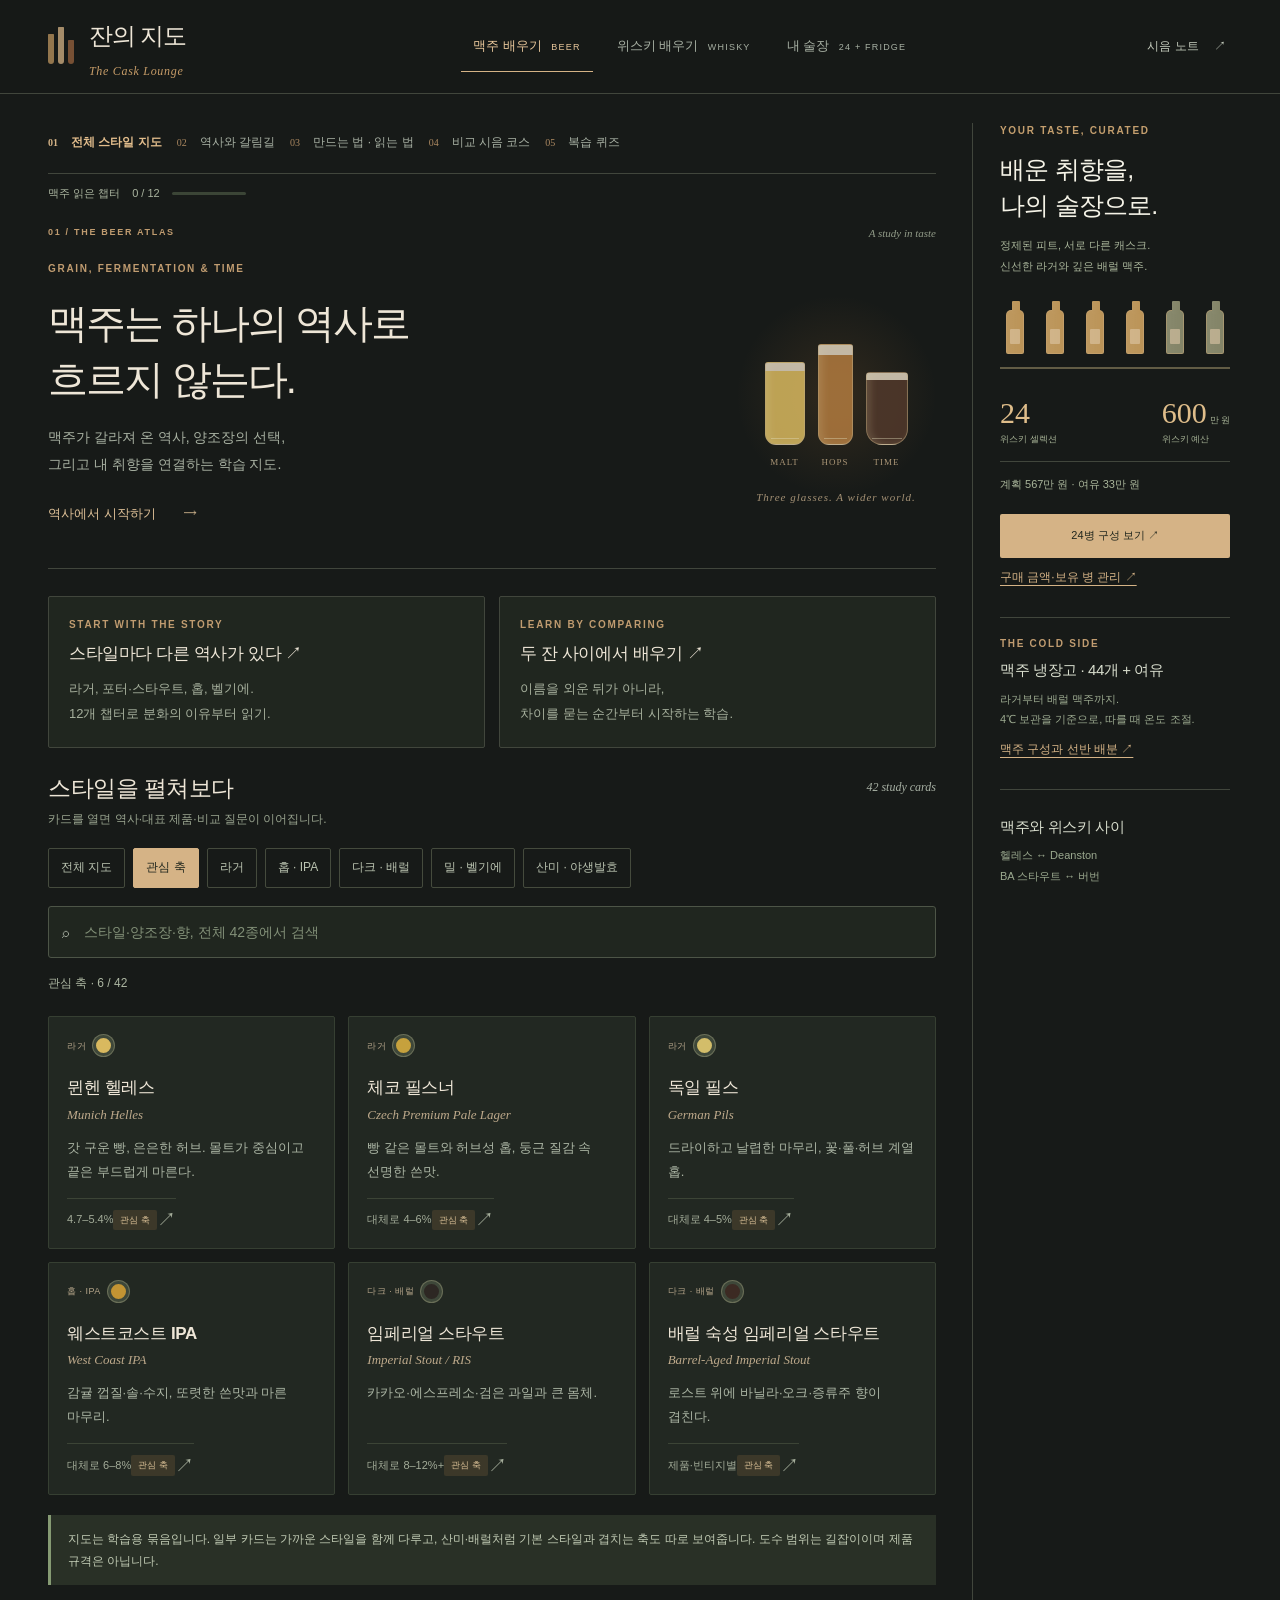
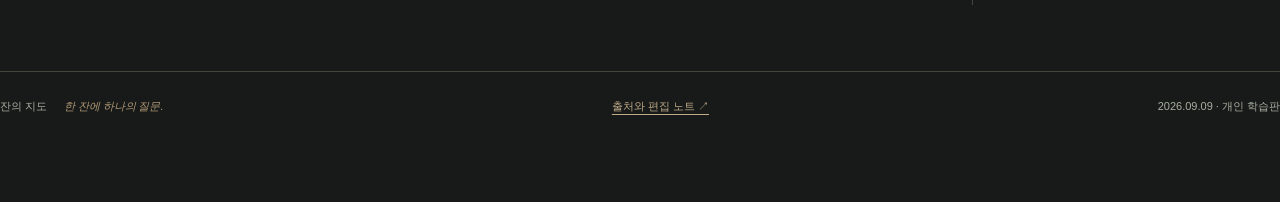
<file: index.html>
<!doctype html>
<html lang="ko">
<head>
<meta charset="UTF-8"><meta name="viewport" content="width=device-width,initial-scale=1,viewport-fit=cover">
<meta name="theme-color" content="#171a18"><meta name="taste-atlas-release" content="2026-09-09-mobile-2">
<meta property="og:title" content="잔의 지도 — 맥주·위스키를 배우는 공간"><meta property="og:description" content="스타일마다 다른 역사, 위스키의 계보, 그리고 600만 원으로 꾸리는 24병 술장."><meta property="og:type" content="website"><meta property="og:url" content="https://smhan-dev.github.io/taste-atlas/">
<meta name="color-scheme" content="dark"><meta name="description" content="맥주와 위스키의 역사·계보·생산자, 만드는 법, 비교 시음, 그리고 24병 술장. 캐스크 라운지 학습판.">
<title>잔의 지도 — The Cask Lounge</title>
<style>:root{--paper:#f6f4ed;--card:#fdfcf8;--ink:#28352d;--muted:#74796f;--line:#ddded3;--green:#2e483b;--sage:#e8edde;--amber:#b16e32;--rust:#914f3f;--serif:Georgia,'Noto Serif KR','AppleMyungjo',serif;--sans:-apple-system,BlinkMacSystemFont,'Apple SD Gothic Neo','Malgun Gothic',sans-serif}
*{box-sizing:border-box}body{margin:0;background:var(--paper);color:var(--ink);font-family:var(--sans);font-size:14px;line-height:1.7;word-break:keep-all}button,input,textarea,select{font:inherit}button,a,input,textarea,select{-webkit-tap-highlight-color:transparent}button{cursor:pointer;color:inherit}button{border:0;background:none}a{color:inherit;text-underline-offset:4px}button:focus-visible,a:focus-visible,input:focus-visible,textarea:focus-visible,select:focus-visible{outline:3px solid #b17c42;outline-offset:3px}button:hover{color:#996136}h1,h2,h3,h4,p{margin:0}h1{font-size:40px;line-height:1.35;letter-spacing:-1.6px;font-weight:550}h2{font-size:24px;letter-spacing:-.8px;line-height:1.4}h3{font-size:17px;letter-spacing:-.4px;line-height:1.45}h4{font-size:14px}small{font-size:11px}strong{font-weight:650}em{font-family:var(--serif);font-weight:normal}svg{display:block}button{transition:background .16s,color .16s,transform .16s}button:disabled{cursor:default;opacity:.55}::selection{background:#e5ceac}.skip{position:fixed;top:-80px;z-index:20;background:white;padding:12px}.skip:focus{top:0}
.topbar{height:91px;display:flex;align-items:center;justify-content:space-between;padding:0 42px;border-bottom:1px solid var(--line);background:var(--paper);gap:25px}.brand{display:flex;gap:12px;align-items:center;text-decoration:none;font-size:22px;font-weight:650;letter-spacing:-1px;min-width:165px}.brand small{font-family:var(--serif);display:block;font-size:9px;line-height:1.1;letter-spacing:2px;margin-top:3px;font-weight:400}.brandmark{width:31px;height:37px;display:flex;gap:4px;align-items:flex-end}.brandmark i{display:block;width:7px;border-radius:1px 1px 5px 5px;background:var(--green);height:30px}.brandmark i:nth-child(2){height:37px;background:#bc8548}.brandmark i:nth-child(3){height:24px;background:#81583c}.primary{display:flex;gap:8px;height:100%;align-items:center}.primary button{padding:11px 22px;border-radius:30px;white-space:nowrap}.primary button span{font-size:9px;letter-spacing:1px;margin-left:6px}.primary button.active{background:var(--green);color:#fff}.quiet{font-size:12px}.quiet span{margin-left:12px}.workspace{max-width:1600px;margin:auto;display:grid;grid-template-columns:177px minmax(0,1fr) 278px;gap:32px;padding:36px 42px 66px;min-height:80vh}.leftnav{border-right:1px solid var(--line);padding-right:21px}.nav-inner{position:sticky;top:25px}.eyebrow{font-size:10px;letter-spacing:1.8px;color:var(--muted);font-weight:600;display:block;line-height:1.5}.nav-title{margin:20px 0 16px;color:var(--muted);font-size:11px}.sidenav{display:flex;flex-direction:column;gap:6px}.sidenav button{text-align:left;padding:9px 10px;font-size:13px;border-radius:3px}.sidenav button span{display:inline-block;width:25px;font-size:10px;color:var(--muted);font-family:var(--serif)}.sidenav button.active{background:var(--sage);color:var(--green);font-weight:650}.sidenav button.active span{color:var(--green)}.nav-divider{border:0;border-top:1px solid var(--line);margin:27px 0}.reading{font-size:11px;color:var(--muted);margin-bottom:6px;display:flex;justify-content:space-between}.meter{height:4px;background:#e4e5dc;border-radius:3px;overflow:hidden}.meter i{display:block;height:100%;background:var(--green);transition:width .2s}.nav-note{margin-top:25px;font-size:11px;line-height:1.8;color:var(--muted)}.nav-quote{font-family:var(--serif);font-style:italic;font-size:22px;margin:30px 0 8px;color:#89917f;line-height:1.35}.main-topline{display:flex;justify-content:space-between;align-items:center;margin-bottom:20px}.edition{font:11px var(--serif);font-style:italic;color:var(--muted)}.hero{position:relative;min-height:245px;border:1px solid var(--line);padding:28px 30px 26px;background:#efeee2;overflow:hidden;display:flex;align-items:center;margin-bottom:29px;gap:10px}.hero-copy{position:relative;z-index:1;flex:1}.hero h1{font-size:34px;margin-top:12px}.hero p{font-size:13px;line-height:1.9;max-width:340px;margin-top:15px;color:#69715f}.hero-art{width:210px;min-width:180px;align-self:stretch;display:flex;flex-direction:column;justify-content:center;align-items:center}.hero-art .circle{width:170px;height:170px;border-radius:50%;background:#e3e2cf;position:relative;display:flex;align-items:flex-end;justify-content:center;gap:9px;padding-bottom:36px}.hero-art small{font:italic 10px var(--serif);letter-spacing:1px;margin-top:14px;color:#7f806e}.glass{height:83px;width:40px;border:1px solid #7a745855;border-radius:3px 3px 11px 11px;position:relative;background:linear-gradient(95deg,#ffffff55,transparent 40%,#ffffff22),linear-gradient(to top,var(--drink) 0 72%,#f6f2de 72% 86%,transparent 86%);box-shadow:inset 4px 0 6px #ffffff44}.glass:nth-child(2){height:101px;width:35px}.glass:nth-child(3){height:73px;width:42px;border-radius:4px 4px 16px 16px}.glass:after{content:'';position:absolute;inset:auto 5px 5px;height:1px;background:#fdf7d366}.glass-label{position:absolute;bottom:-23px;left:50%;transform:translateX(-50%);font:9px var(--serif);color:#7e7966;white-space:nowrap}.sectionline{display:flex;align-items:flex-start;justify-content:space-between;gap:15px;margin:24px 0 18px}.sectionline p{font-size:12px;color:var(--muted);margin-top:5px}.sectionline small{white-space:nowrap;font:italic 12px var(--serif);color:var(--muted);margin-top:8px}.lead{font-size:15px;color:#646d60;line-height:1.95;max-width:730px;margin:14px 0 25px}.titlepage{padding:5px 0 9px}.titlepage h1{margin:11px 0}.callout{border-left:3px solid #9caa8c;padding:13px 17px;background:#ebeede;font-size:12px;color:#58634f;line-height:1.85;margin:20px 0}.callout.warm{background:#f0e8dc;border-color:#b88752;color:#785d43}.filters{display:flex;flex-wrap:wrap;gap:7px;margin-bottom:16px}.chip{font-size:11px;border:1px solid var(--line);border-radius:20px;padding:6px 12px;background:var(--card)}.chip.active{background:var(--green);border-color:var(--green);color:white}.searchwrap{display:flex;border-bottom:1px solid var(--line);align-items:center;padding:7px 0 11px;margin:12px 0 17px;color:var(--muted);gap:9px}.searchwrap input{width:100%;background:none;border:0;outline:none;font-size:12px;padding:5px}.stylegrid{display:grid;grid-template-columns:repeat(2,minmax(0,1fr));gap:13px}.stylecard{display:flex;flex-direction:column;position:relative;text-align:left;background:var(--card);border:1px solid var(--line);padding:18px 19px 16px;border-radius:4px;min-height:208px}.stylecard:hover{border-color:#8e9a7f;box-shadow:0 4px 14px #273d2810;color:var(--ink);transform:translateY(-2px)}.card-top{display:flex;align-items:center;justify-content:space-between;margin-bottom:17px;gap:7px}.family{font-size:9px;letter-spacing:1.25px;color:var(--muted);text-transform:uppercase}.beer-dot{width:21px;height:21px;border-radius:50%;background:var(--drink);border:3px solid #eee9d5;box-shadow:0 0 0 1px #dedbcb;flex-shrink:0}.stylecard .en{font:italic 12px var(--serif);color:var(--muted);margin:3px 0 12px}.stylecard p{font-size:12px;color:#6b7364;line-height:1.7;flex:1}.card-bottom{display:flex;justify-content:space-between;align-items:center;border-top:1px solid #eaeae1;padding-top:11px;margin-top:14px;font-size:10px;color:var(--muted)}.tag{font-size:9px;padding:2px 7px;border-radius:2px;background:#eee9d9;color:#8c6d39}.card-arrow{font-size:19px;line-height:1}.empty{padding:42px 15px;text-align:center;border:1px dashed var(--line);color:var(--muted);grid-column:1/-1}.right-inner{position:sticky;top:25px}.shelfcard{background:var(--green);color:#f5f3e7;padding:23px;border-radius:4px;overflow:hidden}.shelfcard .eyebrow{color:#c4cdbb}.shelfcard h2{font-size:24px;margin:12px 0 8px}.shelfcard p{font-size:11px;color:#c1cbb8;line-height:1.8}.minishelf{display:grid;grid-template-columns:repeat(6,1fr);gap:12px 9px;position:relative;margin:28px 0 18px;padding-bottom:10px;border-bottom:4px solid #637361}.mini-bottle{height:44px;width:18px;justify-self:center;background:linear-gradient(90deg,#ffffff0f,transparent),var(--bottle,#b5a575);border-radius:5px 5px 2px 2px;position:relative;margin-top:10px}.mini-bottle:before{content:'';position:absolute;width:8px;height:13px;left:5px;top:-10px;background:inherit;border-radius:1px}.mini-bottle:after{content:'';position:absolute;left:3px;right:3px;top:18px;height:15px;background:#eae2cbbf;border-radius:1px}.shelf-numbers{display:flex;gap:16px;justify-content:space-between;padding:14px 0;border-bottom:1px solid #ffffff26}.shelf-numbers b{font-family:var(--serif);font-size:25px;font-weight:400}.shelf-numbers small{display:block;font-size:9px;color:#c3cdbd}.shelfcard .action{width:100%;margin-top:18px;background:#eef0df;color:var(--green);padding:10px;font-size:11px}.side-module{margin-top:24px;border-top:1px solid var(--line);padding-top:19px}.side-module h3{font-size:14px;margin:8px 0}.side-module p{font-size:11px;color:var(--muted);line-height:1.85}.side-pair{display:flex;gap:10px;margin:14px 0;align-items:center}.side-pair .pairline{width:24px;height:1px;background:#a7ac9c}.side-pair span{font:italic 13px var(--serif)}.side-link{font-size:11px;color:var(--green);padding:9px 0;text-align:left;text-decoration:underline;text-underline-offset:4px}.bullet-note{font-size:10px;color:var(--muted);margin-top:19px}.action{display:inline-flex;align-items:center;justify-content:center;gap:12px;background:var(--green);color:white;padding:11px 18px;font-size:12px;border-radius:3px}.action:hover{background:#455c49;color:white}.action.secondary{background:#e7e9db;color:var(--green)}.textbutton{font-size:12px;color:var(--green);text-decoration:underline;text-underline-offset:4px;padding:6px 0}.contentblock{margin:23px 0;padding:22px 24px;border:1px solid var(--line);background:var(--card);border-radius:3px}.contentblock h3{margin-bottom:12px}.contentblock p{font-size:13px;line-height:1.95;color:#606958;margin:10px 0}.contentblock .source{font-size:10px}.process{display:grid;grid-template-columns:repeat(4,1fr);gap:9px;margin:20px 0}.process>div{padding:15px 11px;border:1px solid var(--line);background:var(--card);position:relative}.process b{font:22px var(--serif);color:#ac8c5f;display:block}.process h4{margin:6px 0}.process p{font-size:10px;color:var(--muted);line-height:1.8}.timeline{border-left:1px solid #bcc3ad;margin:20px 0 24px 7px;padding-left:24px}.time-row{position:relative;margin-bottom:25px}.time-row:before{content:'';width:7px;height:7px;position:absolute;left:-28px;top:9px;background:var(--green);border-radius:50%;box-shadow:0 0 0 4px var(--paper)}.time-row b{font:italic 19px var(--serif);color:#8f724a}.time-row h3{font-size:15px;margin:4px 0}.time-row p{font-size:12px;color:#6b7461}.source{display:inline-block;font-size:10px;color:var(--muted);margin-top:10px;overflow-wrap:anywhere}.two-col{display:grid;grid-template-columns:1fr 1fr;gap:14px}.mini-card{border:1px solid var(--line);background:var(--card);padding:20px}.mini-card .eyebrow{margin-bottom:10px}.mini-card p{font-size:12px;color:#6b7364;line-height:1.9;margin-top:10px}.route{display:flex;align-items:center;flex-wrap:wrap;gap:7px;padding:15px 0;font-size:11px}.route span{padding:5px 9px;border:1px solid var(--line);background:var(--card)}.route i{color:#8b927e}.lesson{border:1px solid var(--line);margin:12px 0;background:var(--card);border-radius:4px}.lesson summary{cursor:pointer;list-style:none;padding:19px 20px;display:flex;gap:15px;align-items:center}.lesson summary::-webkit-details-marker{display:none}.lesson summary:after{content:'+';margin-left:auto;font-size:20px;font-weight:300}.lesson[open] summary:after{content:'−'}.lesson-number{font:italic 22px var(--serif);color:#a28b62;min-width:27px}.lesson summary h3{font-size:15px}.lesson summary p{font-size:11px;color:var(--muted);margin-top:3px}.lesson-body{padding:0 24px 23px}.lesson-body p{font-size:13px;line-height:1.95;color:#5e6a56;margin-bottom:11px}.lesson-body ul{padding-left:18px;font-size:12px;color:#626c59}.checklearn{display:flex;gap:8px;align-items:center;font-size:11px;margin-top:18px;cursor:pointer}.checklearn input{accent-color:var(--green);width:16px;height:16px}.compare-bar{position:fixed;bottom:23px;left:50%;transform:translateX(-50%);background:var(--green);color:white;border-radius:7px;box-shadow:0 8px 35px #20392533;padding:12px 18px;display:flex;align-items:center;gap:20px;z-index:8;max-width:95vw;font-size:12px}.compare-bar[hidden]{display:none}.compare-bar button{color:white;white-space:nowrap;font-size:12px}.compare-bar .action{background:var(--paper);color:var(--green);padding:7px 14px}.compare-bar>span{max-width:330px;overflow:hidden;text-overflow:ellipsis;white-space:nowrap}dialog{border:1px solid var(--line);border-radius:7px;padding:37px;width:min(660px,94vw);max-height:88vh;color:var(--ink);background:var(--paper);box-shadow:0 20px 90px #14281840}dialog::backdrop{background:#25352a88;backdrop-filter:blur(3px)}.close{position:absolute;right:12px;top:10px;font-size:28px;line-height:1;padding:5px 10px}.modalhead{display:flex;gap:18px;align-items:center;margin:8px 0 20px}.modalhead .beer-dot{width:43px;height:43px;border-width:5px}.modalhead h2{margin:5px 0}.modalhead .en{font:italic 16px var(--serif);color:var(--muted)}.detail-intro{font-size:14px;line-height:1.9;margin:17px 0}.detail-grid{display:grid;grid-template-columns:1fr 1fr;gap:18px;margin:20px 0}.detail-grid h4{margin-bottom:7px}.detail-grid p{font-size:12px;color:#65715d;line-height:1.9}.bars{display:grid;gap:8px;margin:17px 0}.bar-row{display:flex;gap:12px;align-items:center;font-size:10px;color:var(--muted)}.bar-row span{width:45px}.bar-row .track{height:5px;background:#e2e2d5;flex:1;border-radius:2px;overflow:hidden}.bar-row .track i{display:block;height:100%;background:#71835d}.bar-row b{font:11px var(--serif);width:20px}.modal-actions{display:flex;gap:9px;flex-wrap:wrap;margin-top:22px}.fine{font-size:10px!important;color:var(--muted)!important;line-height:1.8!important}.compare-table,.price-table{width:100%;border-collapse:collapse;font-size:11px}.compare-table th,.compare-table td,.price-table th,.price-table td{text-align:left;padding:12px 7px;border-bottom:1px solid var(--line);vertical-align:top}.compare-table th{font-weight:650}.compare-table td:first-child{white-space:nowrap}.table-scroll{overflow-x:auto}.shelf-overview{background:#e9e9dc;border:1px solid var(--line);padding:24px;margin:24px 0}.budget-stats{display:grid;grid-template-columns:repeat(3,1fr);gap:12px}.budget-stats small{display:block;color:var(--muted);font-size:10px}.budget-stats strong{font:29px var(--serif);display:block;margin:3px 0}.budget-stats strong.over{color:#ac4e3a}.shelf-grid{display:grid;grid-template-columns:repeat(6,1fr);gap:24px 8px;padding:18px 0 5px}.bottle-slot{padding:10px 2px 8px;text-align:center;position:relative;min-width:0;border-bottom:5px solid #b7aa8a}.bottle-slot:hover{background:#e5e6d6;color:var(--ink)}.bottle-slot .bottle{height:79px;width:34px;background:linear-gradient(90deg,#ffffff44,transparent 45%,#00000015),var(--bottle,#7d7856);border-radius:10px 10px 3px 3px;position:relative;margin:15px auto 11px}.bottle:before{content:'';position:absolute;left:10px;top:-18px;width:14px;height:23px;background:inherit;border-top:6px solid #474637;border-radius:2px 2px 0 0}.bottle:after{content:attr(data-mark);position:absolute;inset:30px 3px auto;height:32px;display:grid;place-items:center;background:#efead5;color:#60543d;font:17px var(--serif);border-top:1px solid #cbbd94;border-bottom:1px solid #cbbd94}.bottle-slot small{font-size:9px;display:block;line-height:1.45;min-height:27px}.bottle-slot .slotnum{position:absolute;top:1px;left:4px;font:italic 10px var(--serif);color:#8f947e}.bottle-slot.owned:after{content:'✓';position:absolute;right:2px;top:0;color:var(--green);font-size:12px}.legend{display:flex;gap:15px;flex-wrap:wrap;font-size:10px;color:var(--muted);margin:17px 0}.legend i{width:7px;height:7px;display:inline-block;margin-right:5px;border-radius:50%;background:var(--bottle)}.price-table input[type=number]{width:66px;padding:5px;border:1px solid var(--line);background:white;border-radius:2px}.price-table input[type=checkbox]{accent-color:var(--green)}.price-table button{text-align:left;padding:0;font-weight:600}.price-table small{display:block;color:var(--muted);font-size:10px}.price-table th{font-size:10px;color:var(--muted);font-weight:500}.group-header{padding:17px 0 6px!important;font-size:11px;font-weight:650!important;color:#566748!important}.cabinet-note{font-size:12px;line-height:1.9;margin:16px 0;color:#65705c}.fridge{border:3px solid #788674;border-radius:12px;padding:20px;background:#e6eade;margin:25px 0;box-shadow:inset -12px 0 0 #cdd4c3}.fridge-top{display:flex;justify-content:space-between;align-items:center;font-size:10px;letter-spacing:1px;padding:0 7px 15px;border-bottom:1px solid #c0c9b4}.fridge-top strong{background:#344837;color:#d9e7bb;border-radius:3px;padding:2px 11px;font:17px monospace}.fridge-shelf{padding:17px 9px;border-bottom:4px solid #b3bda6;margin-bottom:4px}.fridge-shelf:last-child{border:0}.fridge-shelf h4{font-size:12px;display:flex;justify-content:space-between}.fridge-shelf p{font-size:10px;color:#718064;margin:4px 0 10px}.cans{display:flex;gap:7px}.can{height:39px;width:22px;border-radius:4px 4px 3px 3px;background:linear-gradient(90deg,#ffffff44,transparent 40%,#00000010),var(--can);border-top:3px solid #c4cab8;flex:1;max-width:31px;position:relative}.can:after{content:'';position:absolute;height:1px;left:3px;right:3px;background:#f4f1df99;top:17px}.can.empty-can{background:transparent;border:1px dashed #b1b99f}.split{display:grid;grid-template-columns:1fr 1fr;gap:20px}.rangecontrol{border:1px solid var(--line);background:var(--card);padding:22px;margin:20px 0}.rangecontrol label{display:flex;justify-content:space-between;font-size:12px}.rangecontrol input{width:100%;accent-color:var(--green);margin:20px 0 6px}.cask-tabs{display:flex;gap:6px;flex-wrap:wrap;margin:16px 0}.caskpanel{background:#eee5d5;border:1px solid #ddcfb5;padding:25px;margin-bottom:25px;min-height:180px}.caskpanel h3{margin-bottom:12px}.caskpanel p{font-size:13px;line-height:1.9;color:#736344}.note-form{display:grid;grid-template-columns:1fr 1fr;gap:16px;margin:25px 0}.field{display:flex;flex-direction:column;gap:6px}.field.full{grid-column:1/-1}.field label{font-size:12px;color:var(--muted)}.field input,.field textarea,.field select{background:var(--card);border:1px solid var(--line);border-radius:3px;padding:11px;color:var(--ink);width:100%}.field textarea{min-height:120px;resize:vertical}.saved-note{padding:20px;border:1px solid var(--line);margin-bottom:12px;background:var(--card)}.saved-note header{display:flex;justify-content:space-between;gap:10px}.saved-note p{white-space:pre-wrap;overflow-wrap:anywhere;font-size:12px;color:#64715b;margin-top:12px}.note-actions{display:flex;gap:12px;margin-top:12px}.quiz-question{font-size:18px;line-height:1.65;margin:18px 0}.quiz-options{display:grid;gap:9px}.quiz-options button{padding:13px 16px;border:1px solid var(--line);background:var(--card);text-align:left;font-size:13px}.quiz-options .correct{border-color:var(--green);background:#e3ebd8}.quiz-options .wrong{border-color:#b08270;background:#efe4db}.quizfeedback{padding:20px 0;font-size:13px;line-height:1.9}.source-list{display:grid;gap:0}.source-item{border-bottom:1px solid var(--line);padding:16px 0}.source-item a{font-size:13px}.source-item p{font-size:11px;color:var(--muted);margin-top:5px}.footer{max-width:1516px;margin:0 auto;border-top:1px solid var(--line);padding:23px 0 28px;display:flex;justify-content:space-between;gap:20px;font-size:11px;color:var(--muted)}.footer em{margin-left:14px}.footer .textbutton{font-size:11px;padding:0}#toast{position:fixed;bottom:85px;left:50%;transform:translateX(-50%) translateY(20px);padding:10px 20px;background:#344a3b;color:white;z-index:30;border-radius:4px;font-size:12px;opacity:0;pointer-events:none;transition:all .2s;max-width:90vw}#toast.show{opacity:1;transform:translateX(-50%) translateY(0)}.mobile-context{display:none}
@media(min-width:1500px){.hero h1{font-size:41px}.hero{min-height:280px}.hero-art{width:260px}.hero-art .circle{width:190px;height:190px;padding-bottom:44px}.stylegrid{grid-template-columns:repeat(3,minmax(0,1fr))}.stylecard{padding:17px}.workspace{grid-template-columns:180px minmax(0,1fr) 280px;gap:36px}}
@media(max-width:1200px){.workspace{padding:28px 25px 50px;grid-template-columns:143px minmax(0,1fr) 234px;gap:22px}.topbar{padding:0 25px}.leftnav{padding-right:14px}.hero{padding:23px}.hero h1{font-size:29px}.hero-art{min-width:123px;width:135px}.hero-art .circle{width:130px;height:130px;padding-bottom:27px;gap:5px}.glass{width:29px;height:68px}.glass:nth-child(2){width:26px;height:81px}.glass:nth-child(3){width:31px;height:62px}.shelfcard{padding:19px}.shelfcard h2{font-size:21px}.primary button{padding:9px 15px}.footer{margin:0 25px}.process{grid-template-columns:1fr 1fr}.shelf-grid{grid-template-columns:repeat(4,1fr)}}
@media(max-width:1000px){.workspace{grid-template-columns:140px minmax(0,1fr)}.rightbar{display:none}.hero-art{width:190px}.hero-art .circle{width:160px;height:160px;padding-bottom:36px}.hero h1{font-size:34px}.glass{width:36px;height:79px}.glass:nth-child(2){width:31px;height:94px}.glass:nth-child(3){width:36px;height:70px}.shelf-grid{grid-template-columns:repeat(6,1fr)}.mobile-context{display:block}}
@media(max-width:700px){body{font-size:13px}.topbar{height:auto;min-height:114px;padding:17px 18px 12px;flex-wrap:wrap;gap:15px}.brand{font-size:20px}.brandmark{transform:scale(.85);transform-origin:left center;width:28px}.primary{order:3;width:100%;justify-content:space-between;gap:4px}.primary button{font-size:12px;padding:8px 11px;flex:1}.primary button span{font-size:8px;letter-spacing:.6px;margin-left:3px}.notes-link{font-size:11px}.workspace{padding:0 18px 35px;display:block}.leftnav{padding:0;border:0}.nav-inner{position:static}.nav-inner>.eyebrow,.nav-title,.nav-divider,.nav-note,.nav-quote,.reading,.nav-inner>.meter{display:none}.sidenav{flex-direction:row;overflow-x:auto;border-bottom:1px solid var(--line);gap:2px;margin-bottom:23px;padding:11px 0}.sidenav button{white-space:nowrap;padding:7px 10px;font-size:11px}.sidenav button span{display:none}.main-topline{margin-bottom:15px}.hero{padding:21px 20px;min-height:238px;gap:0;margin-bottom:23px}.hero h1{font-size:28px;letter-spacing:-1.2px}.hero p{font-size:12px;max-width:250px}.hero-art{width:105px;min-width:105px;position:absolute;right:-15px;top:60px;opacity:.16}.hero-art .circle{width:170px;height:170px}.hero-copy{padding-right:10px}.hero-art small{display:none}.sectionline h2{font-size:21px}.sectionline p{font-size:11px}.sectionline small{font-size:10px}.stylegrid{gap:10px}.stylecard{padding:14px 13px;min-height:225px}.stylecard h3{font-size:15px}.stylecard .en{font-size:11px}.stylecard p{font-size:11px}.stylecard .card-top{margin-bottom:12px}.family{font-size:8px;letter-spacing:.7px}.tag{font-size:8px}.card-bottom{font-size:9px}.titlepage h1{font-size:30px}.lead{font-size:13px}.two-col,.split{grid-template-columns:1fr}.contentblock{padding:20px}.process{gap:8px}.budget-stats strong{font-size:23px}.budget-stats small{font-size:9px}.shelf-overview{padding:19px 14px}.shelf-grid{grid-template-columns:repeat(4,1fr);gap:20px 5px}.note-form{grid-template-columns:1fr}.field.full{grid-column:auto}.detail-grid{grid-template-columns:1fr}.detail-grid>div{border-bottom:1px solid var(--line);padding-bottom:12px}dialog{padding:27px 22px}.footer{margin:0 18px;flex-wrap:wrap;font-size:10px;padding-bottom:35px}.footer>span:last-child{width:100%}.compare-bar{gap:12px;padding:10px 13px;bottom:14px}.compare-bar>span{max-width:100px}.compare-table th,.compare-table td{padding:9px 4px}.price-table th,.price-table td{padding:10px 4px;font-size:10px}.price-table input[type=number]{width:58px}.price-table th:nth-child(2){min-width:78px}.lesson summary{padding:16px}.lesson-body{padding:0 18px 20px}}
@media(prefers-reduced-motion:reduce){*{transition:none!important;scroll-behavior:auto!important}}
@media(max-width:380px){.primary button span{display:none}.primary button{padding:8px 7px}.notes-link{font-size:10px}.brand{min-width:145px}.topbar{gap:10px}.hero h1{font-size:25px}.budget-stats{gap:6px}.budget-stats strong{font-size:21px}.card-bottom{gap:3px;flex-wrap:wrap}}
@media print{.topbar,.leftnav,.rightbar,.footer,.filters,.searchwrap,.compare-bar,.modal-actions,.close,#toast{display:none!important}.workspace{display:block;padding:0}.hero{break-inside:avoid}.stylecard,.contentblock,.lesson,.saved-note{break-inside:avoid}.stylegrid{grid-template-columns:1fr 1fr}body{background:white}button{color:inherit}}

/* A — The Cask Lounge. Original component CSS is retained as the layout baseline. */
:root{color-scheme:dark;--paper:#171a18;--card:#222822;--ink:#eee6d7;--muted:#a7b0a3;--line:#41463c;--green:#d5b386;--sage:#30382d;--amber:#d5aa72;--rust:#d79478;--serif:Georgia,'AppleMyungjo',serif}
body{background:var(--paper);color:var(--ink);font-size:14px;line-height:1.8}::selection{background:#765c3e;color:#fff8ee}button:hover{color:#f1cfa3}button:focus-visible,a:focus-visible,input:focus-visible,textarea:focus-visible,select:focus-visible,summary:focus-visible{outline:2px solid #e5bd85;outline-offset:4px}input,select,textarea{color:var(--ink)}input[type=checkbox]{accent-color:#d5b386}a{overflow-wrap:anywhere}.skip{background:#d5b386;color:#171a18}.topbar{height:94px;max-width:1440px;margin:auto;padding:0 48px;border-color:var(--line);gap:24px}.brand{font-weight:550;font-size:24px;letter-spacing:-1.1px;min-width:190px}.brand small{color:#c69c68;font:italic 12px var(--serif);letter-spacing:.7px;margin-top:7px}.brandmark{width:29px;height:34px;gap:4px}.brandmark i{background:#bd9560;width:6px;opacity:.75}.brandmark i:nth-child(2){background:#d5b386}.brandmark i:nth-child(3){background:#98633f}.primary{gap:20px}.primary button{border-radius:0;padding:13px 12px;border-bottom:1px solid transparent;font-size:13px;color:var(--muted)}.primary button.active{background:transparent;border-color:#d5b386;color:#e7c69a}.primary button span{font-size:9px;letter-spacing:1.2px}.notes-link{color:#c5ccbd;font-size:12px}.workspace{max-width:1440px;margin:auto;padding:29px 48px 66px;display:grid;grid-template-columns:minmax(0,1fr) 260px;grid-template-rows:auto 1fr;gap:25px 38px;align-items:start}.leftnav{grid-column:1;grid-row:1;border:0;padding:0;min-width:0}.nav-inner{position:static}.nav-inner>.eyebrow,.nav-title,.nav-divider,.nav-note,.nav-quote,.nav-inner>.side-link{display:none}.sidenav{flex-direction:row;gap:15px;overflow:auto;border-bottom:1px solid var(--line);padding:0 0 10px}.sidenav button{flex-shrink:0;white-space:nowrap;padding:7px 0;font-size:11px;border-radius:0;color:var(--muted)}.sidenav button.active{background:transparent;color:#e2bd8c}.sidenav button span{width:23px;color:#ab8860;font-size:10px}.reading{display:flex;justify-content:flex-start;gap:15px;margin:10px 0 5px;font-size:9px;color:#96a28d}.nav-inner>.meter{display:block;width:100px;height:2px;background:#3d4835}.meter i{background:#ba9868}#main{grid-column:1;grid-row:2;min-width:0}.rightbar{grid-column:2;grid-row:1/3;border-left:1px solid var(--line);padding-left:29px;display:block;align-self:stretch;min-width:0}.right-inner{position:sticky;top:25px;max-height:calc(100vh - 45px);overflow-y:auto;scrollbar-width:thin;scrollbar-color:#566048 transparent;padding-right:2px}.main-topline{margin:0 0 13px}.eyebrow{color:#c09c70;font-size:10px;letter-spacing:1.7px}.edition{color:#919b88}.hero{padding:12px 0 33px;background:none;border:0;border-bottom:1px solid var(--line);border-radius:0;min-height:286px;margin:0 0 27px;gap:18px}.hero h1{font-size:40px;line-height:1.4;font-weight:450;letter-spacing:-1.9px;margin-top:19px}.hero p{color:#a7b0a1;font-size:13px;line-height:1.9;margin-top:17px;max-width:440px}.hero-art{width:200px;min-width:175px;position:relative;opacity:1;right:auto;top:auto}.hero-art .circle{background:radial-gradient(ellipse,#bc7c3828,transparent 69%);border:0;width:205px;height:205px;gap:13px;padding-bottom:53px}.hero-art small{font:italic 11px var(--serif);color:#a39074;margin-top:-7px}.glass{border:1px solid #d2ba8c88;box-shadow:inset 4px 0 7px #fff2c329;background:linear-gradient(180deg,#d9cdb9 0 10%,var(--drink) 10% 100%);opacity:.88}.glass-label{color:#bca582;font-size:9px;letter-spacing:1px}.hero .hero-start{margin-top:22px;color:#dec097;font-size:12px;padding:0;text-align:left}.hero .hero-start span{margin-left:25px}.sectionline h2{font-weight:500;font-size:23px;letter-spacing:-.5px}.sectionline p{color:#98a38e}.titlepage h1{font-size:37px;font-weight:450;line-height:1.45}.lead{color:#a7b0a1;font-size:14px;max-width:760px}.stylegrid{grid-template-columns:repeat(3,minmax(0,1fr));gap:13px}.stylecard{border-radius:2px;padding:18px;min-height:240px;background:#222822;border-color:#363f32}.stylecard:hover{background:#283024;border-color:#8d7658;box-shadow:none;transform:translateY(-2px)}.stylecard h3{font-weight:550;font-size:17px;line-height:1.55}.stylecard .en{color:#bda98b;font-size:12px;margin:5px 0 13px}.stylecard p{color:#acb6a5;font-size:12px;line-height:1.85}.family{color:#b5a58a;font-size:9px;letter-spacing:.5px}.card-top{margin-bottom:19px}.beer-dot{border-color:#3e4739;box-shadow:0 0 0 1px #6a6f58}.card-bottom{border-color:#3c4436;color:#a4ad9a;font-size:10px}.tag{background:#3c3829;color:#dbc197}.chip{border-radius:2px;background:transparent;border-color:#454b3d;color:#bbc4b1;font-size:11px;padding:7px 12px}.chip.active{background:#d5b386;border-color:#d5b386;color:#20261d}.chip:hover{border-color:#b89667}.searchwrap{border-color:#454b3d;padding-bottom:9px}.searchwrap input{font-size:13px;color:#eee6d7}.searchwrap input::placeholder{color:#829078}.mini-card{background:#20261f;border-color:#41463c;border-radius:2px;padding:20px}.mini-card h3{font-size:17px;font-weight:500}.mini-card p{color:#a6b09d;font-size:12px}.contentblock{background:#20261f;border-radius:2px;padding:24px}.contentblock p{color:#b5bdad;line-height:2}.contentblock h3{font-weight:550}.callout{background:#293026;border-left-color:#869b73;color:#c1cbb4;font-size:12px}.callout.warm{background:#302a21;border-color:#ba925d;color:#d6be9a}.action{background:#d5b386;color:#20261d;border-radius:2px}.action:hover{background:#e6c69b;color:#20261d}.action.secondary{background:#30392c;color:#dcc198;border:1px solid #566047}.textbutton,.side-link{color:#d5b386}.shelfcard{background:transparent;border-radius:0;padding:0;border:0}.shelfcard .eyebrow{color:#c49f6e}.shelfcard h2{font-size:25px;font-weight:450;line-height:1.5;margin:18px 0 11px}.shelfcard p{color:#aab69b;font-size:11px;line-height:1.95}.shelfcard .shelf-caption{font:italic 27px/1.2 var(--serif);color:#d8c4a7;margin:17px 0 22px}.minishelf{border-bottom:2px solid #625c45;padding-bottom:13px;gap:17px 10px;margin:32px 0 19px}.mini-bottle{background:linear-gradient(90deg,#ffffff0a,transparent),color-mix(in srgb,var(--bottle,#9f865a),#b6976b 35%);border:1px solid #caa77877}.mini-bottle:after{background:#dec9a996}.shelf-numbers{border-color:#41463c;gap:15px}.shelf-numbers b{font:36px var(--serif);color:#dfbd8a}.shelf-numbers small{color:#a6b295;font-size:9px;line-height:1.7}.shelfcard .action{background:#d5b386;color:#20261d;margin-top:19px;font-size:11px;padding:12px 7px}.side-module{padding-top:21px;margin-top:28px}.side-module h3{font-weight:500;font-size:15px;color:#d8ddcd}.side-module p{color:#9ba98f}.side-pair span{color:#ceba98}.side-pair .pairline{background:#6c755b}.bullet-note{color:#8e9a80;font-size:10px}.lesson{border-radius:2px;background:#20261f;margin:13px 0;border-color:#41483a;scroll-margin-top:22px}.lesson summary{padding:21px 23px;align-items:flex-start;gap:18px}.lesson summary h3{font-size:17px;line-height:1.7;font-weight:500}.lesson summary p{font-size:11px;line-height:1.8;color:#a5ad9a}.lesson-number{color:#c09b67;font-size:25px;line-height:1.7;min-width:33px}.lesson[open]{border-color:#887454;background:#20261f}.lesson[open] summary{border-bottom:1px solid #41483a;margin-bottom:24px}.lesson-body{padding:0 30px 26px;max-width:820px;margin:auto}.lesson-body p{font-size:14px;line-height:2;color:#c0c7b7;margin:0 0 16px}.lesson-body ul{color:#bfc7b6;font-size:13px;line-height:1.95}.lesson-body h4{margin:17px 0 9px;color:#dac29e}.lesson-body strong{color:#e5d2b3;font-weight:600}.lesson-body .source{font-size:11px;color:#bba27d}.lesson-body .longread p{font-size:15px;line-height:2.1;color:#c5cbbb;margin-bottom:19px}.longread h3{font-size:21px;line-height:1.6;font-weight:500;color:#e3d4bb;margin:35px 0 20px;padding-top:12px;border-top:1px solid #41483a}.longread h4{font-size:17px;line-height:1.7;font-weight:550;margin:27px 0 15px}.longread em{font-family:inherit;font-size:inherit}.longread blockquote{font-size:16px;line-height:2;margin:24px 0;padding:15px 21px;border-left:2px solid #bd9864;background:#2c3026;color:#d8c7a5}.longread .table-scroll{margin:21px 0 26px;max-width:100%}.reading-table{border-collapse:collapse;width:100%;min-width:480px;font-size:13px;line-height:1.85}.reading-table th,.reading-table td{padding:13px 12px;text-align:left;vertical-align:top;border:1px solid #41483a;min-width:110px}.reading-table th{background:#303629;color:#dac199;font-weight:500}.reading-table td{color:#bfc7b4}.reading-table td:first-child{min-width:140px}.chapter-context{display:flex;justify-content:space-between;gap:15px;font-size:10px;color:#bd9d71;letter-spacing:.5px;margin-bottom:24px}.editorial-note{border-left:2px solid #cfab77;background:#302a20;padding:19px 22px;margin:22px 0 27px}.editorial-note>strong{color:#e1bd8e;font-size:12px}.editorial-note p{font-size:12px;line-height:1.9;color:#c3b296;margin:10px 0 0}.learning-question{padding:20px 0;margin-top:25px;border-top:1px solid #51533e}.learning-question p{margin:10px 0 0;font-size:14px;color:#dcc29b}.course-intro{border:1px solid #444a3c;background:#20261f;padding:24px 27px;margin:18px 0 26px}.course-intro p{font-size:13px;line-height:1.95;color:#b3beaa;margin:0 0 14px}.course-intro p:last-child{margin:0}.course-intro strong{color:#ddc49e}.course-phases{display:grid;grid-template-columns:repeat(4,minmax(0,1fr));border:1px solid #4d5241;margin:20px 0 27px}.course-phases button{text-align:left;padding:16px 15px;border-right:1px solid #4d5241;background:#252c23;min-width:0}.course-phases button:last-child{border-right:0}.course-phases b{display:block;color:#c3a376;font:italic 20px var(--serif);margin-bottom:7px}.course-phases span{display:block;font-size:12px;color:#ddceba;line-height:1.6}.course-phases small{display:block;font-size:10px;color:#99a88c;margin-top:6px}.chapter-jumps{display:flex;flex-wrap:wrap;gap:8px;margin:15px 0 27px}.chapter-jumps button{font-size:11px;color:#b6c0aa;border:1px solid #444d3b;padding:6px 11px;border-radius:2px}.chapter-jumps button:hover{border-color:#c29c65;color:#e3c59b}.course-part{margin:32px 0 20px;border-top:1px solid #5b5944;padding-top:23px}.course-part .eyebrow{margin-bottom:9px}.course-part h2{font-size:23px;font-weight:450}.chapter-search{display:flex;align-items:center;border:1px solid #4a5140;margin:18px 0 22px;padding:11px 16px;gap:14px}.chapter-search input{background:none;border:0;width:100%;font-size:12px;outline:none}.attachment-actions{display:flex;gap:20px;flex-wrap:wrap;margin:20px 0}.archive-text{color:#b8c2ac}.archive-complete{white-space:pre-wrap;overflow-wrap:anywhere;word-break:normal;font-size:13px;line-height:2;color:#c1c9b8}.checklearn{color:#bfc8b1;margin-top:25px;border-top:1px solid #424b38;padding-top:17px}.checklearn input{accent-color:#d5b386}.time-row p,.detail-grid p,.saved-note p{color:#afbaa2}.time-row b{color:#d4af78}.process>div{background:#222822}.process b{color:#d5b386}.process h4{color:#ded1b8}.route i{color:#a8b499}.bar-row .track{background:#3c4435}.bar-row .track i{background:#a88c5f}.detail-intro{color:#d3d8c9}.caskpanel{background:#302b22;border-color:#5d5340;border-radius:2px}.caskpanel p{color:#c8b99d}.caskpanel h3{color:#e5cfaa}.shelf-overview{background:#252d23;border-color:#4a5140}.budget-stats strong{color:#dfbd8a}.budget-stats strong.over{color:#f0a18a}.price-table input[type=number]{background:#20261f;color:#eee6d7}.price-table input[type=checkbox]{accent-color:#d5b386}.bottle-slot{border-color:#736349}.bottle-slot:hover{background:#303827}.bottle-slot .slotnum{color:#b7ac8f}.bottle-slot small{color:#c1c9b3}.bottle-slot.owned:after{color:#d5b386}.cabinet-note{color:#a7b19b}.fridge{background:#202a24;border:2px solid #687963;box-shadow:inset -10px 0 0 #323f31}.fridge-top{border-color:#63705a;color:#b7c4ab}.fridge-top strong{background:#17231b;color:#cde2a5}.fridge-shelf{border-color:#667359}.fridge-shelf h4{color:#d1dcc6}.fridge-shelf p{color:#a2b191}.fridge-shelf p[style]{color:#b4c3a0!important}.can.empty-can{border-color:#768068}.cans{min-width:0}.can{min-width:0}.group-header{color:#ceb887!important}.quiz-options .correct{border-color:#a7ba86;background:#33412c;color:#dcebc8}.quiz-options .wrong{border-color:#ad7865;background:#493228;color:#eed4c7}.compare-bar{background:#d5b386;color:#20261d;border-radius:3px;box-shadow:0 8px 35px #0005}.compare-bar button{color:#20261d}.compare-bar .action{background:#303c29;color:#eddfc7}dialog{background:#20261f;border-color:#776b50;box-shadow:0 20px 90px #0009;border-radius:3px}dialog::backdrop{background:#080d08aa}.close{color:#dfc49b}.footer{max-width:1344px;margin:0 auto;padding:25px 0 30px;font-size:11px}.footer .textbutton{color:#bfaa89}.footer em{color:#b29978}#toast{background:#d5b386;color:#20261d;border-radius:2px;box-shadow:0 8px 35px #0005}.budget-reset,.reset-plan{color:#d5b386}
@media(min-width:1450px){.hero h1{font-size:43px}.hero-art{width:225px;min-width:210px}.stylecard{min-height:247px}}
@media(max-width:1200px){.topbar{padding:0 30px}.workspace{padding:25px 30px 55px;grid-template-columns:minmax(0,1fr) 224px;gap:23px 27px}.rightbar{padding-left:23px}.primary{gap:10px}.primary button{padding:12px 9px}.hero h1{font-size:34px}.hero-art{width:155px;min-width:130px}.hero-art .circle{width:160px;height:175px;gap:10px}.hero-art small{font-size:10px}.hero{gap:8px;min-height:268px}.stylegrid{grid-template-columns:repeat(2,minmax(0,1fr))}.shelfcard h2{font-size:22px}.shelf-numbers b{font-size:31px}.sidenav{gap:15px}.sidenav button{font-size:10px}.sidenav button span{width:19px}.footer{margin:0 30px}.course-phases button{padding:13px 11px}.lesson-body{padding:0 23px 25px}.course-phases span{font-size:11px}}
@media(max-width:980px){.workspace{grid-template-columns:minmax(0,1fr)}.rightbar{grid-column:1;grid-row:3;border:1px solid #41463c;padding:25px;display:block;margin-top:12px}.right-inner{position:static;max-height:none;overflow:visible;display:grid;grid-template-columns:1fr 1fr;gap:25px}.right-inner .shelfcard{grid-row:1/3}.side-module{margin-top:0;padding-top:0;border:0}.bullet-note{grid-column:1/-1;margin:0}.hero h1{font-size:38px}.hero-art{width:190px;min-width:175px}.hero-art .circle{width:190px;height:190px}.stylegrid{grid-template-columns:repeat(3,minmax(0,1fr))}.mobile-context{display:block}.brand{min-width:180px}.primary button span{display:none}.topbar{gap:14px}.course-phases span{font-size:12px}}
@media(max-width:760px){.topbar{height:auto;min-height:116px;padding:20px 20px 13px;flex-wrap:wrap;gap:16px}.brand{font-size:22px;min-width:160px}.brand small{font-size:10px}.brandmark{width:25px}.notes-link{font-size:11px}.primary{order:3;width:100%;gap:8px;justify-content:space-between}.primary button{flex:1;white-space:nowrap;font-size:13px;padding:8px 5px;border-radius:0}.primary button span{display:inline;font-size:8px;margin-left:6px}.workspace{padding:17px 20px 40px;display:grid;gap:18px;grid-template-columns:minmax(0,1fr)}.sidenav{gap:18px;padding-bottom:8px;margin:0}.sidenav button{font-size:11px;padding:5px 0}.sidenav button span{display:inline-block}.nav-inner>.meter{display:block}.reading{font-size:9px;margin-top:8px;display:flex}.hero{padding:10px 0 29px;min-height:267px;gap:10px;margin-bottom:23px}.hero h1{font-size:31px;line-height:1.45;letter-spacing:-1.4px}.hero p{font-size:12px;max-width:100%}.hero-copy{padding:0}.hero-art{width:100px;min-width:85px;opacity:.65;position:relative;right:auto;top:auto}.hero-art .circle{width:110px;height:160px;gap:6px;padding-bottom:33px}.glass{width:23px;height:67px}.glass:nth-child(2){width:22px;height:80px}.glass:nth-child(3){width:25px;height:58px}.glass-label{font-size:7px;letter-spacing:0}.hero-art small{display:none}.hero .hero-start{font-size:11px;margin-top:19px}.stylegrid{grid-template-columns:repeat(2,minmax(0,1fr));gap:11px}.stylecard{padding:17px 14px;min-height:257px}.stylecard h3{font-size:16px}.stylecard p{font-size:12px}.stylecard .en{font-size:11px;overflow-wrap:anywhere}.family{font-size:8px}.card-top{gap:5px}.card-bottom{font-size:9px;flex-wrap:wrap;gap:5px}.sectionline h2{font-size:22px}.sectionline small{font-size:10px}.two-col,.split{grid-template-columns:1fr}.mini-card{padding:19px}.mini-card h3{font-size:16px}.titlepage h1{font-size:30px;line-height:1.5;letter-spacing:-1.2px}.lead{font-size:13px}.lesson summary{padding:17px 15px;gap:12px}.lesson summary h3{font-size:15px;line-height:1.7}.lesson summary p{font-size:10px}.lesson-number{font-size:23px;min-width:29px}.lesson-body{padding:0 18px 23px}.lesson-body .longread p{font-size:14px;line-height:2}.longread h3{font-size:19px;margin-top:28px;line-height:1.7}.longread h4{font-size:17px}.longread blockquote{font-size:14px;padding:13px 16px}.reading-table{min-width:470px;font-size:12px}.chapter-context{font-size:9px;gap:10px}.editorial-note{padding:17px 16px}.editorial-note p{font-size:12px}.course-intro{padding:20px}.course-phases{grid-template-columns:1fr 1fr}.course-phases button{padding:15px}.course-phases button:nth-child(2){border-right:0}.course-phases button:nth-child(-n+2){border-bottom:1px solid #4d5241}.course-part h2{font-size:21px}.rightbar{padding:22px}.right-inner{display:block}.right-inner .shelfcard{margin-bottom:30px}.right-inner .side-module{margin:25px 0;padding-top:22px;border-top:1px solid #41463c}.right-inner .minishelf{max-width:280px;margin-left:auto;margin-right:auto}.shelf-numbers{justify-content:flex-start;gap:50px}.shelf-numbers b{font-size:35px}.footer{margin:0 20px;gap:15px;font-size:10px}.footer em{margin-left:7px}.footer>span:last-child{width:100%}.fridge{padding:14px}.cans{gap:4px}.fridge-shelf{padding-left:3px;padding-right:7px}.budget-stats strong{font-size:25px}.process{grid-template-columns:1fr 1fr}.compare-bar{max-width:94vw;padding:11px 13px}.compare-bar>span{max-width:90px}.shelf-grid{grid-template-columns:repeat(4,1fr)}}
@media(max-width:420px){.primary button span{display:none}.hero-art{position:absolute;right:-9px;top:64px;opacity:.15;pointer-events:none;width:120px}.hero-art .circle{width:150px;height:180px}.hero-copy{position:relative;z-index:1}.hero h1{font-size:30px}.hero p{font-size:12px}.stylecard{padding:15px 12px}.stylecard h3{font-size:15px}.stylecard p{font-size:11px}.sectionline h2{font-size:21px}.chapter-context span:last-child{display:none}.budget-stats strong{font-size:22px}.budget-stats small{font-size:9px}.titlepage h1{font-size:27px}}
@media print{body{background:white;color:#222}:root{color-scheme:light;--ink:#222;--muted:#555;--line:#ccc;--card:#fff;--paper:#fff}.workspace{display:block;padding:0}.rightbar,.course-phases,.chapter-jumps,.reading,.meter{display:none!important}.hero{min-height:0}.hero h1,.titlepage h1,.longread p,.lesson-body p,.lesson-body .longread p,.lesson-body strong,.longread h3,.longread h4{color:#222}.lesson,.contentblock,.stylecard,.course-intro,.editorial-note,.longread blockquote{background:white;color:#222}.reading-table td,.reading-table th{color:#222;background:white}.reading-table{min-width:0}.lesson-body{max-width:none}.stylegrid{grid-template-columns:1fr 1fr}}

/* Responsive navigation and reading refinements. The Cask Lounge palette stays intact. */
[hidden]{display:none!important}
html{scroll-padding-top:120px}
body{overflow-wrap:break-word}
#main:focus{outline:none}
.topbar{position:sticky;top:0;z-index:10;background:#171a18f7;backdrop-filter:blur(14px)}
.primary{gap:12px}
.primary button{min-height:44px}
.topbar .notes-link{min-height:44px}
.workspace{grid-template-columns:minmax(0,1fr) 260px;gap:22px 36px}
.workspace[data-page=cabinet],.workspace[data-page=notebook],.workspace[data-page=sources]{grid-template-columns:minmax(0,1fr);max-width:1160px}
.right-inner{top:116px;max-height:calc(100dvh - 140px)}
.rightbar{padding-left:27px}
.right-inner .shelfcard h2{font-size:25px;margin-top:13px;line-height:1.45}
.right-inner .minishelf{margin-top:23px;margin-bottom:13px}
.shelf-numbers b{font-size:30px}
.shelfcard .side-budget{margin-top:12px}
.right-inner .side-module{margin-top:19px;padding-top:18px}
.right-inner .side-link{min-height:40px;font-size:12px;line-height:1.8}
.right-inner .bullet-note{line-height:1.8;margin-top:15px}
.sidenav button{font-size:12px;min-height:40px}
.section-picker{display:none}
.reading{display:flex;align-items:center;gap:12px;font-size:11px;margin:10px 0 0;color:#aab49f}
.reading .meter{width:74px;height:3px;background:#3b4536}
.main-topline{margin-bottom:10px}
.main-topline .eyebrow{font-size:9px}
.main-topline .edition{font-size:11px}
.hero{min-height:245px}
.hero p{font-size:14px}
.hero .hero-start{min-height:44px;margin-top:14px;font-size:13px}
.mini-card p{font-size:13px}
.stylecard{min-height:228px}
.stylecard p{font-size:13px;line-height:1.85}
.stylecard .en{font-size:13px}
.card-bottom{font-size:11px}
.chip{min-height:40px;font-size:12px}
.filters{gap:8px}
.searchwrap{border:1px solid #4d5547;border-radius:3px;padding:6px 13px;gap:10px;margin-top:18px;margin-bottom:6px;background:#20261f}
.searchwrap:focus-within{border-color:#d5b386;box-shadow:0 0 0 1px #d5b386}
.searchwrap input{min-height:38px;font-size:14px;min-width:0}
.results-meta{display:flex;align-items:center;justify-content:space-between;gap:8px;min-height:40px;margin-bottom:12px;color:#aeb8a3;font-size:12px}
.results-meta .textbutton{font-size:12px}
.continue-reading{border:1px solid #635943;border-radius:3px;background:#282920;display:grid;grid-template-columns:1fr auto;gap:6px 16px;text-align:left;width:100%;padding:17px 20px;margin:15px 0 24px}
.continue-reading span{font-size:11px;color:#cfad7f}
.continue-reading strong{grid-column:1;font-size:14px;font-weight:500;line-height:1.65;color:#e2d5bf}
.continue-reading b{grid-column:2;grid-row:1/3;align-self:center;font-size:22px;font-weight:400;color:#d5b386}
.lesson{scroll-margin-top:116px}
.lesson.is-read>summary .lesson-number{color:#afc69c}
.lesson.is-read>summary .lesson-number:after{content:'✓';font:12px var(--sans);display:block;text-align:center;margin-top:-8px}
.lesson summary:after{flex-shrink:0}
.lesson summary>span:last-child{min-width:0}
.lesson-paging{display:flex;align-items:center;justify-content:space-between;gap:16px;border-top:1px solid #424b38;margin-top:18px;padding-top:12px}
.lesson-paging button{min-height:44px;font-size:13px}
.checklearn{font-size:13px;min-height:44px}
.checklearn input{width:20px;height:20px;flex-shrink:0}
.table-scroll{overscroll-behavior-x:contain;max-width:100%}
.compare-table{min-width:520px;font-size:13px;line-height:1.85}
.compare-table td:first-child{width:75px}
.price-table{font-size:13px}
.price-table th,.price-table td{padding:12px 9px}
.price-table td>button{min-height:44px;text-align:left;font-size:13px;line-height:1.7}
.price-table input[type=number]{min-height:44px;width:82px;font-size:16px}
.price-table input[type=checkbox]{width:22px;height:22px}
.price-table small{font-size:11px}
.bottle-slot small{font-size:12px;line-height:1.7}
.cabinet-connections{margin-top:35px}
.cabinet-connections h3{margin-top:12px}
.cabinet-connections h4{font-size:14px;margin-top:9px}
.back-top{position:fixed;right:max(20px,env(safe-area-inset-right));bottom:calc(20px + env(safe-area-inset-bottom));z-index:7;background:#283025;color:#ddc299;border:1px solid #756647;border-radius:4px;min-height:44px;padding:8px 13px;font-size:14px;box-shadow:0 4px 15px #0004}
body:has(.compare-bar:not([hidden])) .back-top{bottom:calc(86px + env(safe-area-inset-bottom))}
.compare-bar{bottom:calc(18px + env(safe-area-inset-bottom));min-height:52px}
.compare-bar button{min-height:40px}
.compare-bar button[aria-label]{min-width:40px}
.dialog-open{overflow:hidden}
dialog{overscroll-behavior:contain;max-height:calc(100dvh - 36px);width:min(780px,94vw)}
dialog .close{position:sticky;top:-20px;float:right;right:0;margin:-12px -8px 0 8px;width:44px;height:44px;border:1px solid #6c624e;border-radius:50%;background:#20261f;z-index:2}
.detail-grid p{font-size:13px}
.modal-actions .action{min-height:44px}
.note-form input,.note-form textarea,.note-form select{font-size:16px;min-height:44px}
.note-form textarea{line-height:1.8}
.footer{padding-bottom:85px}
#toast{bottom:calc(78px + env(safe-area-inset-bottom));max-width:calc(100vw - 32px);font-size:13px}
@media(max-width:1100px){
 .topbar{padding-left:24px;padding-right:24px;gap:15px}
 .primary button span{display:none}
 .workspace{padding-left:24px;padding-right:24px;grid-template-columns:minmax(0,1fr) 220px;gap:22px 26px}
 .rightbar{padding-left:22px}
 .right-inner .shelfcard h2{font-size:23px}
 .shelf-numbers b{font-size:27px}
 .hero h1{font-size:34px}
}
@media(max-width:980px){
 .workspace{grid-template-columns:minmax(0,1fr);max-width:900px}
 .rightbar{display:none!important}
 .hero{min-height:240px}
 .stylegrid{grid-template-columns:repeat(2,minmax(0,1fr))}
 .topbar{max-width:none}
 .brand{min-width:165px;font-size:22px}
 .primary{gap:4px}
 .primary button{font-size:12px;padding-left:8px;padding-right:8px}
}
@media(max-width:760px){
 html{scroll-padding-top:125px}
 .topbar{height:auto;min-height:0;padding:12px 18px 0;gap:8px 16px;border-bottom:1px solid #4a4a3b}
 .brand{font-size:21px;min-width:145px;gap:8px}
 .brand small{font-size:10px;margin-top:4px}
 .brandmark{height:30px;transform:scale(.8);width:24px}
 .topbar .notes-link{font-size:12px;line-height:1.6;padding:0 0 0 8px}
 .primary{order:3;flex-basis:100%;height:auto;gap:8px;margin-top:0}
 .primary button{padding:10px 3px;min-height:46px;font-size:14px;flex:1;border-bottom-width:2px}
 .primary button span{display:none}
 .workspace{padding:17px 18px 36px;gap:20px}
 .sidenav{display:none}
 .section-picker{display:flex;align-items:center;gap:12px;border:1px solid #454e3e;border-radius:3px;background:#20261f;padding:3px 12px}
 .section-picker>span{font-size:11px;white-space:nowrap;color:#b6a78d}
 .section-picker select{display:block;min-width:0;flex:1;min-height:42px;background:transparent;border:0;font-size:14px;padding-right:7px;color:#e3d7c4;cursor:pointer}
 .section-picker option{background:#20261f;color:#eee6d7}
 .reading{font-size:11px;gap:10px;margin-top:10px;padding:0 1px}
 .reading .meter{margin-left:auto;width:80px}
 .main-topline{margin-bottom:7px}
 .main-topline .edition{display:none}
 .hero{padding:8px 0 24px;min-height:0;margin-bottom:22px}
 .hero h1{font-size:30px;line-height:1.5;letter-spacing:-1.3px;margin-top:15px}
 .hero p{font-size:14px;line-height:1.9;margin-top:15px}
 .hero-art{position:absolute;right:0;top:45px;opacity:.12;pointer-events:none;width:120px;min-width:100px}
 .hero-art .circle{width:140px;height:170px}
 .hero-copy{padding-right:0}
 .hero .hero-start{font-size:13px;margin-top:13px}
 .two-col{gap:12px}
 .two-col>.mini-card{padding:18px 20px}
 .mini-card h3{font-size:16px;line-height:1.7}
 .mini-card p{font-size:13px;margin-top:9px;line-height:1.85}
 .sectionline{margin-top:25px;gap:9px}
 .sectionline h2{font-size:22px}
 .sectionline p{font-size:12px;line-height:1.9}
 .sectionline small{font-size:10px}
 .stylecard h3{font-size:17px}
 .stylecard p{font-size:13px}
 .stylecard .en{font-size:12px}
 .stylecard{padding:18px;min-height:225px}
 .card-top{margin-bottom:12px}
 .family{font-size:10px}
 .card-bottom{font-size:11px}
 .tag{font-size:10px}
 .chip{min-height:42px;padding:8px 11px;font-size:12px}
 .searchwrap input{font-size:16px}
 .titlepage h1{font-size:28px;line-height:1.5}
 .lead{font-size:14px;line-height:1.95}
 .contentblock{padding:20px}
 .contentblock p,.lesson-body p,.lesson-body .longread p{font-size:15px;line-height:1.95}
 .lesson summary{padding:17px 15px;gap:12px}
 .lesson summary h3{font-size:16px;line-height:1.65}
 .lesson summary p{font-size:12px;line-height:1.8}
 .lesson{scroll-margin-top:122px}
 .lesson-number{font-size:22px;min-width:26px}
 .lesson-body{padding:0 18px 23px}
 .course-phases span{font-size:13px}
 .course-phases small{font-size:11px}
 .chapter-jumps button{min-height:40px;font-size:12px}
 .reading-table{min-width:470px;font-size:13px}
 .checklearn{line-height:1.7}
 .continue-reading{padding:16px}
 .continue-reading strong{font-size:13px}
 .price-table{min-width:0}
 .price-table th,.price-table td{font-size:12px;padding:10px 4px}
 .price-table th:nth-child(2){min-width:78px}
 .price-table input[type=number]{width:73px}
 .price-table td:first-child{width:50%}
 .budget-stats strong{font-size:25px}
 .budget-stats small{font-size:10px}
 .budget-stats{gap:8px}
 .bottle-slot small{font-size:12px}
 .back-top{right:16px;font-size:15px;padding:7px 13px}
 .back-top span{display:none}
 .compare-bar{max-width:calc(100vw - 28px);gap:8px;bottom:calc(14px + env(safe-area-inset-bottom))}
 .compare-bar>span{max-width:100px;font-size:11px}
 dialog{width:calc(100vw - 20px);padding:24px 19px;max-height:calc(100dvh - 28px)}
 .detail-grid{grid-template-columns:1fr}
 .detail-grid p{font-size:14px}
 .modalhead{gap:12px}
 .modalhead h2{font-size:24px}
 .modalhead .beer-dot{flex-shrink:0}
 .footer{margin:0 18px;font-size:11px;line-height:1.8}
}
@media(max-width:520px){
 .stylegrid{grid-template-columns:1fr;gap:12px}
 .stylecard{min-height:0;padding:18px 20px}
 .stylecard .card-top{margin-bottom:9px}
 .stylecard .en{margin:3px 0 9px}
 .stylecard .card-bottom{margin-top:13px;padding-top:10px}
 .shelf-grid{grid-template-columns:repeat(3,minmax(0,1fr));gap:18px 8px}
 .shelf-overview{padding:18px 13px}
 .bottle-slot .bottle{height:69px;width:32px}
 .bottle-slot .slotnum{font-size:11px}
}
@media(max-width:370px){.topbar{padding-left:14px;padding-right:14px}.workspace{padding-left:14px;padding-right:14px}.primary button{font-size:13px}.hero h1{font-size:28px}.budget-stats strong{font-size:22px}.budget-stats small{font-size:9px}.price-table td>button{font-size:12px}}
@media print{.topbar,.section-picker,.continue-reading,.lesson-paging,.back-top,.results-meta{display:none!important}.dialog-open{overflow:visible}.workspace{max-width:none}.contentblock p,.stylecard p,.mini-card p{color:#222}.hero-art{display:none}.table-scroll{overflow:visible}}
</style>
</head>
<body>
<a class="skip" href="#main">본문으로 건너뛰기</a>
<header class="topbar">
 <a class="brand" href="#beer" aria-label="잔의 지도 홈"><span class="brandmark" aria-hidden="true"><i></i><i></i><i></i></span><span>잔의 지도<small>The Cask Lounge</small></span></a>
 <nav class="primary" aria-label="주 메뉴"><button data-tab="beer">맥주 배우기 <span>BEER</span></button><button data-tab="whisky">위스키 배우기 <span>WHISKY</span></button><button data-tab="cabinet">내 술장 <span>24 + FRIDGE</span></button></nav>
 <button class="quiet notes-link" data-tab="notebook">시음 노트 <span aria-hidden="true">↗</span></button>
</header>
<div class="workspace">
 <aside class="leftnav" id="leftnav" aria-label="학습 목차"></aside>
 <main id="main" tabindex="-1"></main>
 <aside class="rightbar" id="rightbar" aria-label="추천 술장"></aside>
</div>
<footer class="footer"><span>잔의 지도 <em>한 잔에 하나의 질문.</em></span><button class="textbutton" data-tab="sources">출처와 편집 노트 ↗</button><span>2026.09.09 · 개인 학습판</span></footer>
<dialog id="detail" aria-label="제품 상세와 비교"><button class="close" aria-label="닫기">×</button><div id="detail-body"></div></dialog>
<button id="back-top" class="back-top" aria-label="페이지 맨 위로" hidden>↑ <span>맨 위로</span></button>
<div id="compare-bar" class="compare-bar" hidden></div><div id="toast" role="status" aria-live="polite"></div>
<script>const SOURCES = {
 bjcp:['BJCP · 맥주 스타일 가이드','https://www.bjcp.org/style/2021/guidelines/','스타일 분류의 기준. 계보 자체는 여러 역사와 지역이 교차하며, 이 페이지의 학습용 묶음은 심사 분류와 다릅니다.'],
 helles:['BJCP · Munich Helles','https://styles.bjcp.org/bjcp-2021-beer/4/4a-munich-helles','몰트 중심의 균형, 부드럽고 드라이한 끝맛, 1894년 뮌헨의 배경.'],
 pils:['Pilsner Urquell · 1842년의 변화','https://www.pilsnerurquell.com/stories/how-pilsner-urquell-changed-beer-forever/','Josef Groll과 플젠의 황금색 라거.'],
 spaten:['Spaten · Münchner Hell','https://www.spatenbraeu.de/','1894년 헬레스의 출발.'],
 czech:['BJCP · Czech Lager','https://www.bjcp.org/style/2021/3/','체코 라거의 색·농도 분류와 풍미.'],
 darklager:['BJCP · Dark European Lager','https://www.bjcp.org/style/2021/8/','둔켈과 슈바르츠비어의 차이.'],
 bock:['BJCP · Strong European Beer','https://www.bjcp.org/style/2021/9/','도펠복과 발틱 포터.'],
 porter:['BJCP · Brown British Beer','https://www.bjcp.org/style/2021/?pg=4','포터의 런던 기원과 현대 스타일의 구별.'],
 stout:['BJCP · American Porter and Stout','https://www.bjcp.org/style/2021/20/','임페리얼 스타우트의 역사와 대표 사례.'],
 haze:['BJCP · Hazy IPA','https://styles.bjcp.org/bjcp-2021-beer/21/21c-hazy-ipa','뉴잉글랜드의 분화, 홉 향과 질감.'],
 pliny:['Russian River · Pliny the Elder','https://www.russianriverbrewing.com/brew/pliny-the-elder/','2000년 출시 배경, 8% DIPA, 신선도 권장.'],
 sculpin:['Ballast Point · Sculpin','https://ballastpoint.com/beer/sculpin/','West Coast IPA, 7% ABV, 70 IBU 및 풍미.'],
 bruery:['The Bruery · Black Tuesday','https://www.thebruery.com/pages/the-bruery-black-tuesday','2025 빈티지 19.1%, 12개월 이상 버번 배럴 숙성.'],
 goose:['Goose Island · Grit & Grain','https://www.gooseisland.com/grit-grain','Bourbon County의 배럴과 양조 기록에 관한 양조장 자료.'],
 firestone:['Firestone Walker · 2026 배럴 프로그램','https://www.firestonewalker.com/brewmasters-collective/','Parabola, 변형 제품과 배럴 블렌딩의 현대적 전개.'],
 belgian:['BJCP · Monastic Ale','https://www.bjcp.org/style/2021/26/','Dubbel, Tripel, Belgian Dark Strong Ale.'],
 saison:['BJCP · Strong Belgian Ale','https://www.bjcp.org/style/2021/25/','Saison과 Belgian Golden Strong의 구별.'],
 gueuze:['BJCP · Gueuze','https://styles.bjcp.org/bjcp-2021-beer/23/23e-gueuze','서로 다른 숙성 람빅의 블렌딩과 병내 발효.'],
 storage:['Brewers Association · 온도와 맥주 품질','https://www.brewersassociation.org/educational-publications/craft-beer-retailer-temperature-cheat-sheet/','보관 온도와 마시는 온도의 목적은 다릅니다.'],
 swa:['Scotch Whisky Association · 분류','https://www.scotch-whisky.org.uk/discover-scotch/enjoying-scotch/scotch-whisky-categories/','싱글 몰트·싱글 그레인·블렌디드 몰트·블렌디드 그레인·블렌디드 스카치.'],
 scotchlaw:['Scotch Whisky Association · 스카치의 정의','https://www.scotch-whisky.org.uk/industry-insights/protecting-scotch-whisky/','스코틀랜드 생산, 오크통에서 최소 3년, 병입 최소 40% 등.'],
 swahistory:['Scotch Whisky Association · 역사','https://www.scotch-whisky.org.uk/discover-scotch/story-of-scotch/','허가 양조의 확대, 연속식 증류, 블렌디드 스카치의 성장.'],
 maker:["Maker’s Mark · Cask Strength",'https://www.makersmark.com/bourbons/makers-mark-cask-strength','배치별 병입 도수와 제품 설명.'],
 broken:['Breaking Bourbon · Broken Barrel CS','https://www.breakingbourbon.com/review/broken-barrel-cask-strength-bourbon','오크 조각을 이용한 피니시. 제조사 페이지 접근이 어려워 독립 리뷰를 보조 출처로 사용했습니다.'],
 turkey:['Wild Turkey · Rare Breed','https://www.wildturkeybourbon.com/products/rare-breed/','배럴 프루프 버번. 유통 국가별 도수 표기가 달라 실제 병을 확인해야 합니다.'],
 rye:['Michter’s · US★1 Rye','https://michters.com/us1-kentucky-straight-rye/','싱글 배럴 라이의 성격.'],
 talisker:['Talisker · 18 Year Old','https://www.malts.com/en-us/products/talisker-18-year-old-single-malt-scotch-whisky-750ml','숙성된 해안 풍미의 기준 후보.'],
 caol:['Caol Ila · 18 Year Old','https://www.malts.com/en-gb/products/caol-ila-18-year-old-single-malt-scotch-whisky','43%, 오일·모닥불·염분의 풍미.'],
 hp:['Highland Park · 18 Year Old','https://www.highlandparkwhisky.com/en-us/products/18-year-old-single-malt-whisky','셰리 시즈닝 오크, 과실·향신료·연기의 조합.'],
 bowmore:['Bowmore · 18 Sherry Oak Cask','https://www.bowmore.com/en-gb/whiskies/18-year-old-sherry-oak-cask','현재 제품명. 이전 대화의 구형 18년과 구분합니다.'],
 benromach:['Benromach · 15 Years Old','https://www.benromach.com/en-us/whisky/aged-15-years','스페이사이드의 스모키한 몰트.'],
 kilkerran:['Kilkerran · 12 Year Old','https://kilkerran.scot/kilkerran-bottlings/12yo/','가벼운 피트, 46%, 버번·셰리 캐스크 조합.'],
 springbank:['Springbank · 코어 제품','https://www.springbank.scot/whisky/springbank-range/','15년의 셰리와 피트 표현. 기본 구성의 교체 후보.'],
 dronach:['Glendronach · 18 Year Old','https://www.glendronachdistillery.com/product/aged-18-years/','졸인 과일·견과·초콜릿 풍미.'],
 macallan:['Macallan · Sherry Oak 18, 2026','https://www.themacallan.com/en-us/single-malt-scotch-whisky/sherry-oak-18-years-old-2026-release','연간 릴리스와 셰리 시즈닝 오크 설명.'],
 cuvee:['GlenAllachie · 2012 Cuvée 출시 자료','https://theglenallachie.com/news/glenallachie-introduces-innovative-cuvee-wine-cask-release/','48% 한정 릴리스, 여러 와인 피니시 원액의 결합.'],
 tamdhu:['Tamdhu · 15년 공식 지역 사이트','https://tamdhu.com.tw/classic-whiskies-tamdhu-15.html','15년 셰리 캐스크 제품.'],
 farclas:['Glenfarclas · 공식 제품군','https://glenfarclas.com/whisky/','전통 셰리 몰트의 비교 후보.'],
 deanston:['Deanston · 18 Year Old','https://deanstonmalt.com/products/18-year-old','버번 캐스크 중심의 몰트.'],
 clynelish:['Clynelish · 14 Year Old','https://www.malts.com/en-gb/products/clynelish-14-year-old-single-malt-scotch-whisky-70cl','왁시한 질감, 과실·해안의 풍미.'],
 royal:['Royal Salute · 21 Blended Grain','https://www.royalsalute.com/en/whisky/the-blended-grain/','21년 이상 그레인 원액, 미국산 오크. Signature Blend와 다른 제품.'],
 compass:['Compass Box · Orchard House','https://www.compassboxwhisky.com/products/orchard-house-1','46% 블렌디드 몰트. 사과·배와 원액 중심의 표현.'],
 kavalan:['Kavalan · 유럽 제품 안내','https://www.kavalanwhisky.eu/en/whiskies/','Solist Vinho Barrique 제품군. 도수와 통은 병마다 확인합니다.'],
 hakushu:['Suntory · Hakushu 12','https://house.suntory.com/hakushu-whisky/hakushu-12-years-old','허브·풋사과·은근한 스모크.'],
 kione:['기원 배치 8 CS · 유통 상품','https://web.dailyshot.co/m/item/36044/reviews?item=524709','해당 배치의 유통 흔적 확인. 향미는 배치별로 달라집니다.'],
 redbreast:['Redbreast · 15 Year Old','https://www.redbreastwhiskey.com/en/whiskey-collections/redbreast-15-year-old-whiskey/','몰팅·비몰팅 보리, 3회 증류, 46%.'],
 yoichi:['Nikka · Yoichi / Miyagikyo','https://www.nikka.com/en/brands/yoichi_miyagikyo/','서로 다른 증류·풍미 표현.'],
 springprice:['Springbank 15 · 국내 판매 사례','https://dailyshot.co/m/item/1646','조회 시 53.9만 원인 판매 사례. 전국 최저가가 아니며 기본 구성에서 제외한 판단의 참고 자료.']
};
const BEER_GROUPS={all:'전체 지도',favorites:'관심 축',lager:'라거',hop:'홉 · IPA',dark:'다크 · 배럴',yeast:'밀 · 벨기에',wild:'산미 · 야생발효'};
const BEERS = [
 ['helles','뮌헨 헬레스','Munich Helles','lager','4.7–5.4%','#d9b95f',[4,2,0,0,3],'갓 구운 빵, 은은한 허브. 몰트가 중심이고 끝은 부드럽게 마른다.','Spaten Münchner Hell · Augustiner Lagerbier Hell · Weihenstephaner Original Helles','필스너의 성공에 뮌헨이 대응하며 1894년에 등장했다. 밝은 맥주를 만들되 바이에른의 몰트 중심 균형을 지켰다는 점을 읽자.','몰트 향의 달콤한 인상과 실제 잔당을 구별해보자.','helles',true],
 ['czech','체코 필스너','Czech Premium Pale Lager','lager','대체로 4–6%','#c6a13d',[3,4,0,0,3],'빵 같은 몰트와 허브성 홉, 둥근 질감 속 선명한 쓴맛.','Pilsner Urquell','1842년 플젠의 황금색 라거가 세계의 밝은 맥주에 큰 영향을 줬다. 체코에서는 색과 원맥즙 농도에 따른 분류도 함께 사용한다.','헬레스보다 홉이 앞으로 나오는가? 거친 쓴맛과 선명한 쓴맛은 다르다.','czech',true],
 ['german','독일 필스','German Pils','lager','대체로 4–5%','#d3bd6a',[2,4,0,0,2],'드라이하고 날렵한 마무리, 꽃·풀·허브 계열 홉.','Jever · Bitburger','체코의 밝은 라거를 독일의 원료·물·양조 취향으로 재해석했다. 모든 독일 필스가 같은 강도로 쓰지는 않다.','같은 온도에서 체코 필스너와 질감·끝맛을 비교한다.','bjcp',true],
 ['dunkel','뮌헨 둔켈','Munich Dunkel','lager','대체로 4–6%','#8c4b27',[5,1,2,0,3],'토스트와 빵껍질, 둥근 몰트. 커피 같은 강한 로스트는 절제된다.','Ayinger Altbairisch Dunkel','밝은 몰트가 보편화되기 전 바이에른의 어두운 라거 전통을 보여준다. 검은색을 곧바로 스타우트로 읽으면 이 계보가 사라진다.','헬레스와의 차이를 색보다 빵껍질·토스트에서 찾자.','darklager',false],
 ['schwarz','슈바르츠비어','Schwarzbier','lager','대체로 4–5%','#40362c',[3,2,3,0,2],'짙은 색, 가벼운 로스트, 비교적 산뜻한 몸체.','Köstritzer Schwarzbier','독일의 검은 라거 전통. 포터·스타우트와 발효 배경이 다르며 색이 진해도 무겁거나 고도수일 필요가 없다.','검은 맥주인데도 가볍게 느껴지는 이유를 생각한다.','darklager',false],
 ['marzen','메르첸','Märzen','lager','대체로 5–6%','#b77936',[5,2,1,0,3],'호박색, 토스트, 풍성한 몰트.','Ayinger Oktober Fest-Märzen','서늘한 계절의 양조와 저장이라는 배경을 가진 축제 라거. 현대 옥토버페스트의 밝은 Festbier와 구분해야 한다.','Festbier와 색·토스트·질감을 비교한다.','bjcp',false],
 ['festbier','페스트비어','Festbier','lager','대체로 5–6%','#cda64f',[4,2,0,0,3],'밝은 금색, 헬레스보다 든든한 몰트와 도수.','Weihenstephaner Festbier · Paulaner Oktoberfest Bier','축제에서 반복해 마시기 좋은 밝은 라거로 자리 잡았다. 메르첸과 연관되지만 동일한 이름의 대체어는 아니다.','강한 헬레스와 토스트 풍미의 메르첸 사이에서 위치를 잡자.','helles',false],
 ['bock','복 · 도펠복','Bock / Doppelbock','lager','대체로 6–10%','#864924',[5,1,1,0,5],'농축된 빵·몰트·말린 과일. 도펠복은 한층 깊다.','Einbecker Ur-Bock · Ayinger Celebrator · Paulaner Salvator','복은 아인베크의 양조 전통과 뮌헨의 재해석을 잇는다. 도펠복은 수도원과 강한 몰트 맥주의 역사도 품고 있다. 밝은 버전도 존재한다.','임페리얼 스타우트와 비교하면 로스트 없이 생기는 깊이를 배운다.','bock',false],
 ['rauch','라우흐비어','Rauchbier','lager','제품별','#9d652e',[4,2,1,0,3],'훈연 몰트에서 오는 장작·햄 같은 향.','Schlenkerla Märzen','맥아 건조에 연기가 개입하던 역사를 밤베르크가 보존했다. 훈연은 여러 기본 스타일 위에 붙을 수 있다.','위스키의 피트 연기와 연료·곡물 처리의 차이를 비교하자.','bjcp',false],
 ['kolsch','쾰쉬','Kölsch','yeast','대체로 4–5%','#d8c57d',[2,2,0,0,2],'매우 절제된 과실, 깨끗한 몰트와 산뜻한 끝.','Früh Kölsch · Gaffel Kölsch','쾰른의 상면발효 전통에 차가운 컨디셔닝이 결합한다. 맛이 깨끗하다고 모두 라거인 것은 아니다.','헬레스와 눈을 가리고 비교하면 발효 분류의 한계를 느낀다.','bjcp',false],
 ['weiss','바이스비어','Weissbier / Hefeweizen','yeast','대체로 4–6%','#cda756',[3,1,0,1,3],'바나나·정향과 부드러운 밀 질감.','Weihenstephaner Hefeweissbier · Schneider Weisse','남독일의 밀맥주 전통. 바나나와 정향 향은 일반적으로 바나나·정향 첨가보다 효모의 발효에서 나온다.','벨기에 Witbier의 오렌지·고수씨와 원인을 나눠 기록한다.','bjcp',false],
 ['wit','벨기에 밀맥주','Witbier','yeast','대체로 4–6%','#d1c58f',[2,1,0,1,2],'시트러스·고수씨와 가벼운 밀의 질감.','Hoegaarden · St. Bernardus Wit','벨기에의 밀·향신료 전통을 잇고 현대에 부흥한 스타일. 독일 바이스비어와 같은 밀맥주라도 향을 설계하는 방식이 다르다.','밀 사용량만 보지 말고 효모와 향신료를 따로 본다.','bjcp',false],
 ['bitter','비터 · 영국 페일 에일','Bitter / English Pale Ale','hop','대체로 3–6%','#b48a42',[4,3,0,0,2],'비스킷·약한 과실과 흙·꽃 계열 홉의 균형.','Fuller’s London Pride · Timothy Taylor Landlord','밝게 건조한 몰트, 지역 홉, 펍의 캐스크 에일 문화가 함께 만든 계열. 이름이 Bitter라고 현대 IPA보다 더 쓴 것은 아니다.','강한 향보다 몰트와 홉이 번갈아 나타나는 균형을 본다.','bjcp',false],
 ['apa','아메리칸 페일 에일','American Pale Ale','hop','대체로 4.5–6%','#c7963e',[3,4,0,0,3],'감귤·솔향 홉과 받쳐주는 몰트.','Sierra Nevada Pale Ale','미국 크래프트 부흥에서 미국산 홉의 향을 일상적인 맥주로 정착시켰다. Sierra Nevada Pale Ale은 1980년부터 중요한 기준점이다.','영국 페일 에일과 홉 향의 어휘를 비교한다.','bjcp',false],
 ['west','웨스트코스트 IPA','West Coast IPA','hop','대체로 6–8%','#c39433',[2,5,0,0,2],'감귤 껍질·솔·수지, 또렷한 쓴맛과 마른 마무리.','Ballast Point Sculpin · Stone IPA','미국 서부에서 홉 향과 드라이한 마무리를 강조한 흐름이다. Sculpin은 7%, 70 IBU의 대표적인 샌디에이고 사례.','과일을 넣지 않아도 과일 향이 날 수 있다. 향과 쓴맛을 따로 기록한다.','sculpin',true],
 ['dipa','더블 IPA','Double / Imperial IPA','hop','대체로 7.5–10%','#b1822b',[3,5,0,0,4],'홉의 밀도와 알코올을 높이되 마무리의 균형이 관건.','Russian River Pliny the Elder','Pliny the Elder는 2000년 DIPA 행사에서 시작했다. DIPA는 강도의 축이어서 West Coast·Hazy와 교차할 수 있다.','고도수라는 이유만으로 홉이 더 거칠어야 하는 것은 아니다.','pliny',false],
 ['hazy','헤이지 IPA','Hazy / New England IPA','hop','대체로 6–9%','#d8b861',[2,5,0,0,4],'열대과일 같은 홉 향, 부드러운 질감, 상대적으로 낮은 체감 쓴맛.','The Alchemist Heady Topper · Tree House Julius · Trillium Congress Street','뉴잉글랜드에서 분화해 2010년대에 확산했다. West Coast의 다음 단계라기보다 홉을 다르게 표현하는 갈래다.','탁함 자체가 품질은 아니다. 산화·거친 홉 자극도 확인한다.','haze',false],
 ['porter','포터','English Porter','dark','대체로 4–6%','#57392b',[4,2,3,0,3],'갈색 빵·초콜릿·부드러운 로스트.','Fuller’s London Porter','18세기 초 런던의 상업 양조와 함께 성장했다. 역사적 포터는 시대마다 변했고, 오늘의 심사 스타일 하나로 과거 전부를 설명할 수 없다.','로스트가 커피처럼 날카로운지, 초콜릿처럼 둥근지 비교한다.','porter',false],
 ['dry','드라이 · 수출 스타우트','Dry / Foreign Extra Stout','dark','제품별 약 4–8%','#332b25',[2,2,5,0,3],'볶은 곡물의 마른 인상. 수출형은 농도·도수가 올라간다.','Guinness Draught · Guinness Foreign Extra Stout','Stout는 원래 강하다는 뜻으로 쓰였고 Stout Porter에서 명칭이 분화했다. Guinness는 그 가운데 아일랜드 계열의 대표다.','질소 거품의 부드러움과 실제 잔당을 혼동하지 말자.','stout',false],
 ['milk','밀크 · 오트밀 스타우트','Milk / Oatmeal Stout','dark','제품별','#463023',[4,2,4,0,4],'밀크 스타우트는 유당의 단맛, 오트밀은 귀리의 질감에 초점.','Left Hand Milk Stout · Samuel Smith Oatmeal Stout','스타우트가 로스트 강도뿐 아니라 잔당과 곡물의 촉감으로도 분화한 사례다. 두 이름은 같은 제조법을 뜻하지 않는다.','질감과 당도를 별개의 항목으로 메모한다.','bjcp',false],
 ['imperial','임페리얼 스타우트','Imperial Stout / RIS','dark','대체로 8–12%+','#2d2723',[5,3,5,0,5],'카카오·에스프레소·검은 과일과 큰 몸체.','Samuel Smith Imperial Stout · Old Rasputin · Yeti · Bell’s Expedition · Ten Fidy','강한 영국 포터·스타우트의 수출 역사, 특히 러시아·발트해 시장과 연결된다. 미국 크래프트가 도수·홉·로스트를 확장했다.','배럴에 들어가기 전 기본 맥주가 어떤 맛인지 먼저 익힌다.','stout',true],
 ['baltic','발틱 포터','Baltic Porter','dark','대체로 6.5–9.5%','#573426',[5,2,3,0,4],'말린 과일·매끈한 몰트와 절제된 로스트.','Sinebrychoff Porter · Żywiec Porter','영국 포터의 북유럽 수출과 현지 양조가 만난 갈래. 많은 현대 사례가 라거 효모나 차가운 발효를 사용한다.','임페리얼 스타우트와 과실·로스트·발효 인상을 비교한다.','bock',false],
 ['ba','배럴 숙성 임페리얼 스타우트','Barrel-Aged Imperial Stout','dark','제품·빈티지별','#3c2a23',[5,2,5,0,5],'로스트 위에 바닐라·오크·증류주 향이 겹친다.','Goose Island Bourbon County · Firestone Walker Parabola · The Bruery Black Tuesday','미국의 버번 배럴 활용이 현대 BA 스타우트를 크게 확장했다. Barrel-aged는 기본 스타일 위에 적용하는 공정이다.','배럴 향, 베이스 맥주, 단맛, 알코올이 얼마나 자연스럽게 이어지는가?','bruery',true],
 ['pastry','페이스트리 스타우트','Pastry / Dessert Stout','dark','제품별','#4b3026',[5,1,4,0,5],'디저트를 연상시키는 농도와 재료의 조합.','Bottle Logic · WeldWerks Medianoche 변형 · The Bruery 디저트 변형','현대 크래프트에서 바닐라·코코넛·카카오·커피·메이플 등을 적극 사용한다. 모든 페이스트리가 배럴 숙성이거나 모든 BA가 페이스트리는 아니다.','바닐라빈 첨가와 오크의 바닐라 향은 라벨·양조 정보로 구분한다.','firestone',false],
 ['barleywine','발리와인 · 올드 에일','Barleywine / Old Ale','dark','제품별 약 7–12%+','#914c29',[5,3,1,0,5],'토피·말린 과일·깊은 몰트. 로스트가 중심인 스타우트와 다르다.','Sierra Nevada Bigfoot · Fuller’s Golden Pride · The Bruery 고도수 에일','영국의 강한 저장용 에일 전통을 미국이 재해석했다. 미국식 발리와인은 홉도 강할 수 있고, 배럴 숙성 버전은 위스키와 연결된다.','BA 임스가 좋다면 로스트를 줄인 배럴 맥주로 확장해보자.','bjcp',false],
 ['saison','세종','Saison','yeast','제품별','#c2a052',[2,2,0,1,2],'후추·과실·드라이함, 살아 있는 탄산.','Saison Dupont','벨기에·프랑스 접경의 농가 양조 배경을 현대에 다양하게 재해석했다. 모든 세종이 시거나 야생발효인 것은 아니다.','효모의 향신료 같은 향을 홉의 쓴맛과 구분한다.','saison',false],
 ['dubbel','두벨','Belgian Dubbel','yeast','대체로 6–8%','#935129',[4,1,1,0,3],'건포도·카라멜·효모의 과실 향.','Westmalle Dubbel','수도원 맥주 문화와 현대 벨기에 갈색 강한 에일의 기준. 두벨·트리펠은 단순 원료량 배수 공식이 아니다.','셰리 위스키와 닮은 과실 향도 만드는 원인은 다를 수 있다.','belgian',false],
 ['tripel','트리펠 · 골든 스트롱','Tripel / Belgian Golden Strong','yeast','대체로 7.5–10.5%','#d8ba59',[3,2,0,0,3],'밝은 색, 높은 도수, 효모의 과실·향신료와 드라이함.','Westmalle Tripel · Duvel','Westmalle의 현대 트리펠과 Duvel식 골든 스트롱은 닮았지만 다른 스타일이다. 트리펠은 상대적으로 몰트·향신료의 무게를 더 느낄 수 있다.','색이 밝다는 이유로 도수가 낮다고 추측하지 않는다.','belgian',false],
 ['strong','벨기에 다크 스트롱','Belgian Dark Strong Ale','yeast','대체로 8–12%','#713e2c',[5,1,1,0,5],'무화과·건포도·풍성한 발효 향과 알코올.','Rochefort 10 · Westvleteren 12','수도원·벨기에 강한 에일의 어두운 갈래. Trappist는 수도원 생산과 관련된 명칭이며 맛 스타일 하나를 가리키지 않는다.','임스와 비교해 검은 과일은 비슷해도 로스트가 덜한지 보자.','belgian',false],
 ['brett','브렛 계열 에일','Brett / Mixed-Fermentation Ale','wild','제품별','#b38c4a',[2,1,0,2,2],'건초·가죽·과실 등 시간이 바꾸는 발효의 표현.','Orval · 숙성 세종 · 미국 Wild Ale','Brettanomyces 효모를 쓰는 방식은 매우 다양하다. Brett 존재와 강한 산미는 같은 뜻이 아니며 병입 후 변화도 중요하다.','Orval의 병입일이 다른 병을 비교하면 시간이라는 변수를 배운다.','bjcp',false],
 ['gueuze','람빅 · 괴즈','Lambic / Gueuze','wild','대체로 5–8%','#b89a58',[1,0,0,5,2],'산미·건초·과실과 건조한 마무리, 괴즈는 풍성한 탄산.','Cantillon Gueuze · 3 Fonteinen Oude Geuze · Boon Oude Geuze','자연발효한 람빅을 숙성하고 서로 다른 연령의 원액을 섞어 괴즈를 만든다. 양조장뿐 아니라 블렌더의 선택도 맛을 만든다.','산미의 세기보다 산미·과실·발효 향이 엮이는 방식을 본다.','gueuze',false],
 ['flanders','플랜더스 레드 · 고제','Flanders Red / Gose','wild','제품별','#a25c3c',[2,0,0,4,2],'플랜더스는 산미·과실·숙성, 고제는 산미·소금·고수씨의 조합.','Rodenbach Grand Cru · 전통 Gose · Berliner Weisse','역사와 공정이 다른 산미 맥주들이다. 현대 고제·베를리너 계열에는 빠른 케틀 사워링도 많아 람빅의 장기 자연발효와 분리해 이해한다.','신맛이라는 결과만으로 같은 계보에 넣지 말자.','bjcp',false]
].map(([id,name,en,group,abv,color,profile,desc,examples,history,question,source,favorite])=>({id,name,en,group,abv,color,profile,desc,examples,history,question,source,favorite}));
// Related traditions keep separate cards so their different histories remain visible.
function splitBeer(id,variants){const index=BEERS.findIndex(b=>b.id===id),base=BEERS[index];BEERS.splice(index,1,...variants.map(v=>({...base,...v})));}
splitBeer('bock',[
 {id:'bock',name:'복',en:'Bock',abv:'대체로 6–7%',profile:[5,1,1,0,4],desc:'진한 빵과 몰트, 따뜻한 알코올. 밝은 복도 존재한다.',examples:'Einbecker Ur-Bock',history:'아인베크의 강한 맥주 전통이 남독일에서 재해석된 갈래. 밝은 Helles Bock와 어두운 Dunkles Bock도 구별한다.'},
 {id:'doppelbock',name:'도펠복',en:'Doppelbock',abv:'대체로 7–10%',examples:'Ayinger Celebrator · Paulaner Salvator',desc:'농축된 빵·몰트·말린 과일, 큰 몸체.',history:'바이에른 수도원의 강한 몰트 맥주와 연결되는 역사. 복보다 강한 경향이지만 단순히 재료를 정확히 두 배 넣는다는 뜻은 아니다.'}
]);
splitBeer('dry',[
 {id:'dry',name:'드라이 스타우트',en:'Irish / Dry Stout',abv:'대체로 4–5%',desc:'마른 로스트, 볶은 곡물과 비교적 가벼운 몸체.',examples:'Guinness Draught',question:'질소 거품의 매끈함과 실제 당도를 구별한다.'},
 {id:'foreign',name:'포린 엑스트라 스타우트',en:'Foreign Extra Stout',abv:'대체로 6–8%',desc:'수출형의 더 큰 로스트·농도·알코올.',examples:'Guinness Foreign Extra Stout',profile:[4,3,5,0,4],history:'강한 수출용 스타우트의 흐름과 연결되는 갈래. 오늘의 Dry Stout와 비교하면 같은 브랜드 안에서도 강도와 발효 인상이 달라진다.',question:'Guinness Draught와 탄산·로스트·농도의 차이를 각각 적는다.'}
]);
splitBeer('milk',[
 {id:'milk',name:'밀크 · 스위트 스타우트',en:'Milk / Sweet Stout',examples:'Left Hand Milk Stout',desc:'유당 등을 활용한 단맛과 로스트의 조합.',history:'스타우트가 마른 로스트뿐 아니라 단맛을 남기는 방향으로도 분화한 사례. Milk는 우유를 그대로 붓는다는 일반 규칙이 아니다.'},
 {id:'oatmeal',name:'오트밀 스타우트',en:'Oatmeal Stout',examples:'Samuel Smith Oatmeal Stout',desc:'귀리가 더하는 부드러운 질감과 둥근 로스트.',history:'곡물 선택으로 스타우트의 촉감을 조절한 갈래. 오트밀과 밀크 스타우트는 서로 다른 원료·목적을 가진다.',question:'단맛이 크지 않아도 매끄럽게 느껴지는지 관찰한다.'}
]);
splitBeer('barleywine',[
 {id:'barleywine',name:'발리와인',en:'English / American Barleywine',examples:'Fuller’s Golden Pride · Sierra Nevada Bigfoot',desc:'토피·말린 과일·깊은 몰트. 미국식은 홉도 강할 수 있다.'},
 {id:'oldale',name:'올드 에일',en:'Old Ale',examples:'Theakston Old Peculier · The Bruery의 Old Ale 계열',desc:'몰트·말린 과일·숙성의 표현에 주목하는 에일.',history:'영국의 저장과 숙성 에일 전통을 읽는 갈래. 발리와인과 겹치는 영역이 있지만 이름이 같은 스타일을 뜻하지는 않는다.',question:'견과·건과일의 숙성 인상이 좋은 복합성인지 과한 산화인지 비교한다.'}
]);
splitBeer('tripel',[
 {id:'tripel',name:'트리펠',en:'Belgian Tripel',abv:'대체로 7.5–9.5%',examples:'Westmalle Tripel',desc:'밝은 색, 큰 도수, 효모의 과실·향신료와 드라이함.',history:'Westmalle를 중요한 기준점으로 하는 현대 벨기에 강한 에일. 밝은 색과 높은 도수, 효모의 향신료 표현을 함께 본다.'},
 {id:'golden',name:'벨기에 골든 스트롱',en:'Belgian Golden Strong Ale',abv:'대체로 7.5–10.5%',examples:'Duvel',desc:'밝고 발포감이 크며, 과실 향 뒤로 마른 마무리.',history:'Duvel을 기준점으로 읽는 강한 금색 벨기에 에일. 트리펠과 닮았지만 더 가볍게 느껴지는 몸체와 드라이한 표현을 비교할 수 있다.',profile:[2,2,0,0,2],source:'saison'}
]);
splitBeer('gueuze',[
 {id:'lambic',name:'람빅',en:'Lambic',desc:'자연발효·시간의 표현. 전통적인 비혼합 람빅은 탄산이 매우 적다.',examples:'Cantillon의 비혼합 Lambic',history:'브뤼셀과 주변 지역의 자연발효·숙성 전통. 어린 맥주와 오래된 맥주의 차이는 블렌딩의 재료가 된다.',question:'탄산이 적을 때 산미·발효 향·질감이 어떻게 느껴지는가?'},
 {id:'gueuze',name:'괴즈',en:'Gueuze / Geuze',desc:'숙성이 다른 람빅을 섞어 만든 복합적 산미와 풍성한 탄산.'}
]);
splitBeer('flanders',[
 {id:'flanders',name:'플랜더스 레드 · 브라운',en:'Flanders Red / Oud Bruin',desc:'과실·산미·몰트와 숙성의 조합.',examples:'Rodenbach Grand Cru · Oud Bruin 계열',history:'플랑드르의 산미 있는 에일 전통. 레드와 브라운도 통 사용·몰트·산미 표현이 달라 하나로 완전히 같다고 볼 수 없다.',question:'괴즈와 산미의 세기보다 과실·몰트의 위치를 비교한다.'},
 {id:'gose',name:'고제',en:'Gose',abv:'대체로 4–5%',color:'#c9b16c',profile:[2,0,0,3,2],desc:'산미에 소금·고수씨의 인상이 더해진 밀맥주.',examples:'Leipziger Gose · 현대 크래프트 Gose',history:'독일의 지역 밀맥주 전통에서 이어지는 스타일. 현대에는 케틀 사워링 제품이 많고 과일을 더한 변형도 흔하다.',question:'짠맛이 강하지 않아도 소금이 질감을 바꾸는지 관찰한다.'},
 {id:'berliner',name:'베를리너 바이세',en:'Berliner Weisse',abv:'대체로 3–4%',color:'#d4c387',profile:[1,0,0,4,1],desc:'가벼운 몸체, 낮은 도수, 선명한 산미의 밀맥주.',examples:'Berliner Weisse · 현대 과일 변형',history:'베를린의 산미 밀맥주 전통. 시럽과 곁들이는 서비스 문화, 현대의 빠른 산미 공정·과일 첨가 제품을 구분해 읽는다.',question:'고제의 소금·향신료와 다른, 산미 자체의 표현을 본다.'}
]);
const lagerBase=BEERS.find(b=>b.id==='marzen');
BEERS.splice(BEERS.findIndex(b=>b.id==='marzen'),0,{...lagerBase,id:'vienna',name:'비엔나 라거',en:'Vienna Lager',abv:'대체로 4.5–5.5%',desc:'호박색, 우아한 토스트 몰트와 드라이한 균형.',examples:'전통 Vienna Lager · 현대 크래프트 비엔나 라거',history:'19세기 오스트리아의 밝아진 몰트와 라거 기술의 만남. 메르첸보다 상대적으로 가벼운 몰트·균형을 비교하며 지역 밖의 재해석도 살핀다.',question:'메르첸과 비교해 토스트·몸체·마무리의 차이를 적는다.'});
BEERS.splice(BEERS.findIndex(b=>b.id==='kolsch')+1,0,{...BEERS.find(b=>b.id==='kolsch'),id:'alt',name:'알트비어',en:'Altbier',color:'#a27339',desc:'토스트 몰트와 단단한 쓴맛, 깨끗한 발효 인상.',examples:'Düsseldorf Altbier · Uerige',history:'뒤셀도르프의 상면발효 맥주 전통과 차가운 숙성. 쾰쉬와 마찬가지로 깨끗한 맛이 곧 라거를 뜻하지 않음을 보여준다.',question:'쾰쉬와 몰트 색·홉·질감이 어떻게 다른가?',profile:[4,3,1,0,3]});
const WHISKY_GROUPS={all:'24병 전체',peat:'섬세한 피트',sherry:'셰리 · 와인',american:'버번 · 라이',spirit:'원액 · 질감',blend:'블렌딩',world:'세계 위스키'};
const WHISKIES=[
 [1,'Maker’s Mark Cask Strength','메이커스 마크 CS','american',10,'배치별','밀 버번 · 새 오크','바닐라 · 캐러멜 · 밀의 부드러움','선호한 버번을 기준점으로 유지. Rare Breed와 곡물 배합의 차이를 비교한다.','고도수라 처음부터 섬세하게 느껴지지는 않을 수 있다. 물을 조금 더한 잔과 비교.','Maker’s Mark 101','maker',1,[2,1,4,4,5]],
 [2,'Broken Barrel Cask Strength','브로큰 배럴 CS','american',11,'실물 확인','버번 · 오크 스테이브 피니시','오크 · 과실 · 스파이스','기존 관심 병. 오크 조각을 더하는 피니시와 전통 통 숙성을 비교하는 실험용.','일반적인 통 교체 피니시와 제조 방식이 다르다. 병의 Oak Bill을 확인.','Woodford Reserve Double Oaked','broken',2,[2,1,4,5,5]],
 [3,'Wild Turkey Rare Breed','와일드 터키 레어 브리드','american',10,'국가·배치 확인','버번 · 배럴 프루프','구운 곡물 · 바닐라 · 후추','밀 버번과 대비할 전통적인 버번. 가격을 과도하게 쓰지 않고 미국 축을 완성.','병입 도수와 용량은 유통 국가·릴리스를 확인.','Wild Turkey 101','turkey',2,[2,1,4,4,5]],
 [4,'Michter’s US★1 Rye','믹터스 US1 라이','american',10,'42.4%','라이 · 싱글 배럴','감귤 · 후추 · 버터스카치','버번 셋만으로는 빠지는 라이 곡물의 표현을 별도 한 칸으로 확보.','라이도 달고 둥글 수 있다. 후추 하나만 찾으면 차이가 작게 느껴질 수 있다.','Wild Turkey 101 Rye','rye',3,[2,0,3,3,3]],
 [5,'Talisker 18','탈리스커 18','peat',33,'45.8%','Skye · 버번/셰리 계열','후추 · 해안 · 숙성 과실','피트 축의 중심. 향이 큰 폭발보다 과실·연기·후추가 잇는 여운을 본다.','18년이어도 연기와 후추는 또렷하다. 무조건 순한 술을 뜻하지 않는다.','Talisker Distillers Edition','talisker',1,[3,4,3,3,4]],
 [6,'Caol Ila 18','쿨일라 18','peat',38,'43%','Islay · 숙성 피트','모닥불 · 오일 · 염분','Talisker의 후추와 대비하는 오일·해안의 표현. 주인장 취향의 기준 병.','장기 숙성만으로 피트가 약하다고 보장되지는 않는다. 재고·가격 편차 확인.','Caol Ila 12 + 시음으로 18년 확인','caol',1,[2,4,2,3,3]],
 [7,'Highland Park 18','하이랜드 파크 18','peat',33,'실물 확인','Orkney · 셰리 시즈닝 오크','꿀 · 말린 과일 · 부드러운 연기','셰리와 피트를 이어주는 병. 해안형 둘에 비해 과실과 꿀의 비중을 살핀다.','구형·신형 패키지와 판매 지역의 사양을 구분. 숙성연수만 같다고 같은 병은 아니다.','Highland Park 15','hp',1,[4,3,4,3,3]],
 [8,'Bowmore 18 Sherry Oak Cask','보모어 18 셰리 오크 캐스크','peat',30,'실물 확인','Islay · 셰리 오크','짙은 과실 · 초콜릿 · 스모크','과실과 연기의 교차를 읽는 자리. 기존 추천의 구형 18년과 현행 제품을 분리했다.','구형 18년의 과거 가격을 현행 제품에 적용하면 안 된다.','Bowmore 15 또는 구형 18년, 각각 별도 비교','bowmore',2,[4,3,4,4,3]],
 [9,'Benromach 15','벤로막 15','peat',17,'43%','Speyside · 버번/셰리','몰트 · 과실 · 은근한 모닥불','스페이사이드에도 피트가 있다는 반례. 강렬함보다 전통적 몰트와 연기의 결합.','흙·스모키함은 호불호가 있을 수 있다. 무피트 셰리와 구분해서 시음.','Benromach 10','benromach',2,[3,3,3,3,3]],
 [10,'Kilkerran 12','킬커란 12','peat',20,'46%','Campbeltown · 버번/셰리','시트러스 · 오일 · 가벼운 연기','캠벨타운의 질감과 약한 피트를 배우는 자리. 53.9만 원 판매 사례가 보인 Springbank 15 대신 기본안에 채택.','가벼운 피트여도 오일·흙 느낌은 개성이 있다. 과도한 희소성 프리미엄은 지양.','Springbank 15: 시음 후 예산 안에서 교체','kilkerran',3,[3,3,2,3,4]],
 [11,'Glendronach 18','글렌드로낙 18','sherry',35,'46%','Highland · 셰리','졸인 과일 · 견과 · 초콜릿','요청한 꾸덕한 셰리의 중심. Macallan 18과 구조·향신료·질감을 비교.','구형 Allardice와 새 패키지의 설명을 섞지 말고 실제 릴리스 확인.','Glendronach 15','dronach',1,[5,0,5,4,4]],
 [12,'Macallan 18 Sherry Oak','맥캘란 18 셰리 오크','sherry',55,'릴리스 확인','Speyside · 셰리 시즈닝 오크','말린 과일 · 생강 · 다크초콜릿','명성 높은 셰리의 상징 한 병. 브랜드의 가격을 맛과 별도로 판단할 비교 기준.','Double Cask 18과 다른 제품. 높은 브랜드 프리미엄이 취향상 만족을 보장하지 않는다.','Tamdhu 18 또는 Macallan 12 Sherry Oak','macallan',2,[5,0,4,5,4]],
 [13,'GlenAllachie 2012 Cuvée','글렌알라키 2012 뀌베','sherry',20,'48%','Speyside · 와인 피니시 블렌드','붉은 과실 · 초콜릿 · 향신료','와인 캐스크의 특이함 담당. Kavalan Vinho와 기후·원액·피니시의 차이를 비교.','2012 빈티지 한정 제품. 후속 Cuvée와 캐스크 구성이 다르므로 같은 병처럼 취급하지 않는다.','현행 GlenAllachie Cuvée: 구성·가격 확인 후','cuvee',3,[5,0,4,4,4]],
 [14,'Tamdhu 15','탐두 15','sherry',20,'46%','Speyside · 셰리 오크','과실 · 견과 · 오크 스파이스','셰리 캐스크에 집중한 증류소의 해석. Macallan의 명성과 분리해 맛을 비교한다.','다른 셰리 병과 역할이 겹친다. 이미 취향이 확고하면 18년 한 병으로 업그레이드도 가능.','Tamdhu 12','tamdhu',2,[4,0,4,4,4]],
 [15,'Glenfarclas 25','글렌파클라스 25','sherry',35,'43%','Speyside · 장기 숙성 몰트','견과 · 오래된 과실 · 오크','고도수 농축과 다른 장기 숙성의 여운을 배우는 한 자리.','25년 숫자만으로 18년보다 진하거나 우수하지 않다. 실제 유통 병·가격 확인.','Glenfarclas 15','farclas',3,[4,0,3,5,3]],
 [16,'Deanston 18','딘스톤 18','spirit',20,'46.3%','Highland · 버번 캐스크','꿀 · 몰트 · 바닐라','헬레스를 좋아하는 관심과 연결해 볼 몰트의 자리. 원료와 버번통의 비교적 밝은 표현.','이 연결은 취향의 가설이다. 맥주 몰트와 증류주의 몰트는 경험이 다르다.','Deanston 12','deanston',1,[3,0,3,3,4]],
 [17,'Clynelish 14','클라이넬리시 14','spirit',14,'46%','Highland · 원액 중심','왁스 · 과실 · 해안','피트·셰리 외에 질감이라는 새 축. 오일리함과 왁시함을 비교하는 데 유용.','왁스는 질감·향의 비유다. 처음에는 뚜렷하게 느껴지지 않을 수 있다.','Arran 10','clynelish',1,[4,1,2,2,4]],
 [18,'Royal Salute 21 Blended Grain','로얄살루트 21 블렌디드 그레인','blend',23,'실물 확인','그레인 블렌드 · 미국산 오크','꿀 · 크림 · 바닐라','이전부터 원한 그레인 전용 병. 몰트 중심 술장에 부드러운 질감의 대비를 준다.','Signature Blend 21, Malts Blend 21과 다른 제품인지 제품명 전체를 확인.','Compass Box Hedonism: 예산 재검토 후','royal',1,[3,0,4,3,3]],
 [19,'Compass Box Orchard House','컴파스 박스 오차드 하우스','blend',10,'46%','블렌디드 몰트','사과 · 배 · 꿀 · 가벼운 오크','그레인을 섞지 않은 블렌딩의 사례. 로얄살루트 그레인과 분류부터 대비된다.','가격이 낮아도 학습 역할은 선명하다. 연수 미표기를 품질 부족으로 읽지 않는다.','Johnnie Walker Green Label 15','compass',1,[5,0,3,2,3]],
 [20,'Kavalan Solist Vinho Barrique','카발란 솔리스트 비노 바리끄','world',33,'통별 CS','Taiwan · 와인 배럴','진한 과실 · 오크 · 높은 농도','대만 기후와 캐스크의 작용을 읽는 병. GlenAllachie Cuvée와 비교할 세계 위스키의 중심.','CS·싱글 캐스크의 도수와 맛은 통별로 달라진다. 다른 나라의 연수와 등가 비교 불가.','Kavalan Concertmaster: 별개의 포트 피니시','kavalan',2,[5,0,5,5,5]],
 [21,'Hakushu 12','하쿠슈 12','world',38,'43%','Japan · 싱글 몰트','허브 · 풋사과 · 은근한 연기','사용자가 원하는 섬세한 피트의 일본 해석. 24병으로 확장하며 추가하는 자리.','일본 위스키의 가격 프리미엄이 크다. 예산이 오르면 가장 먼저 재검토.','Hakushu Distiller’s Reserve','hakushu',3,[4,2,2,2,3]],
 [22,'Ki One Batch 8 CS','기원 배치 8 CS','world',22,'배치 라벨 확인','Korea · 싱글 몰트','몰트 · 과실 · 캐스크 변화 관찰','한국 위스키를 같은 선반에서 비교. 이전 관심 배치를 유지하되 구입 시 사양을 다시 읽는다.','도수·캐스크를 다른 배치와 섞지 않는다. 품절이면 현행 배치의 성격을 보고 대체.','기원 현행 CS 배치: 별도 시음 후','kione',3,[3,0,3,3,4]],
 [23,'Redbreast 15','레드브레스트 15','world',19,'46%','Ireland · 싱글 팟 스틸','과실 · 오일 · 향신료','몰팅·비몰팅 보리와 세 번의 증류라는 새 비교 축. 몰트 스카치의 바깥을 배운다.','모든 아일랜드 위스키가 같은 원료·3회 증류를 쓰는 것은 아니다.','Redbreast 12','redbreast',2,[4,0,3,3,4]],
 [24,'Nikka Yoichi Single Malt','니카 요이치 싱글 몰트','world',11,'45%','Japan · 싱글 몰트','훈연 · 몰트 · 묵직한 질감','하쿠슈의 허브와 대비할 일본 원액의 다른 표현. 연수 없는 병도 의미 있게 배치.','하쿠슈보다 강건하게 느껴질 수 있다. 더 부드러운 일본 축을 원하면 미야기쿄로.','Nikka Miyagikyo Single Malt','yoichi',3,[3,3,3,3,4]]
].map(([id,name,ko,group,price,abv,cask,notes,why,caution,alt,source,phase,profile])=>({id,name,ko,group,price,abv,cask,notes,why,caution,alt,source,phase,profile}));
const GROUP_COLORS={peat:'#687965',sherry:'#9a6249',american:'#bd934d',spirit:'#a29a60',blend:'#747c5b',world:'#687e81'};
const CASKS=[
 {name:'버번 배럴',en:'EX-BOURBON',text:'미국 버번에 쓰였던 통을 다시 사용한다. 바닐라·코코넛·꿀을 연상시키는 향이 흔하고, 원액의 과실·몰트와 어떻게 균형을 이루는지가 관건이다. 버번에서 비운 통이 스카치, 이어 맥주로 이동하기도 하지만 모든 통이 같은 순서로 순환하지는 않는다.',pair:'Deanston 18 ↔ Maker’s Mark CS ↔ Bourbon County',note:'새 오크의 버번과 사용한 버번통의 스카치는 같은 맛이 아니다.',source:'deanston'},
 {name:'셰리 오크',en:'SHERRY-SEASONED OAK',text:'셰리를 담아 시즈닝한 오크통을 사용하는 경우가 많다. 유럽산·미국산 오크, Oloroso·PX, 처음 쓰는 통인지 재사용 통인지에 따라 표현이 달라진다. 건과일·견과·스파이스는 전형적 연상이지만 자동으로 달다는 뜻은 아니다.',pair:'Glendronach 18 ↔ Macallan 18 ↔ Tamdhu 15',note:'셰리 캐스크는 오크 종류가 아니다. Oloroso 자체는 드라이한 와인이다.',source:'macallan'},
 {name:'와인 피니시',en:'WINE CASK FINISH',text:'기본 숙성 뒤 와인통으로 옮겨 추가 숙성할 수 있다. 붉은 과실·탄닌·산뜻한 인상이 원액과 어떻게 결합하는지 본다. 피니시 기간이 길수록 무조건 좋지 않고, 와인 향이 술 전체를 덮을 수도 있다.',pair:'GlenAllachie Cuvée ↔ Kavalan Vinho',note:'Vinho의 통 처리·숙성 방식과 Cuvée의 추가 숙성을 같은 공정으로 단정하지 않는다.',source:'cuvee'},
 {name:'새 오크 · 스테이브',en:'NEW OAK / STAVES',text:'새로 탄화한 오크통은 강한 나무 추출과 바닐라·스파이스를 만들 수 있다. Broken Barrel의 스테이브는 오크 판재를 추가하는 방식이다. 통 전체로 옮기는 숙성 방식과 접촉 면적·제조 설계가 다르다.',pair:'Rare Breed ↔ Broken Barrel CS',note:'Oak Bill은 원료 곡물 비율인 Mash Bill과 다르다.',source:'broken'},
 {name:'리필 · 시간',en:'REFILL & MATURATION',text:'앞서 사용한 통을 다시 채우면 대체로 나무의 추출이 덜 강해 원액을 보기 좋다. 숙성은 추출만이 아니라 산화·성분 변화가 함께 일어나는 과정이다. 긴 숙성이 항상 조화롭지는 않고 나무의 떫음이 두드러질 수도 있다.',pair:'Clynelish 14의 질감 ↔ 장기 숙성 몰트',note:'First fill은 그 통이 해당 위스키 숙성에 처음 쓰였다는 뜻. 항상 새 통은 아니다.',source:'scotchlaw'}
];
const BEER_FLIGHTS=[
 ['라거의 갈림길','Pilsner Urquell → Augustiner Hell → Weihenstephaner Helles','홉의 위치, 빵 향, 마무리의 질감. Spaten을 구하면 역사적 기준점으로 추가한다.','5–8℃ 부근에서 시작해 잔에서 온도 변화를 비교.'],
 ['어두운 색의 두 역사','Ayinger Dunkel → Fuller’s London Porter → Guinness Foreign Extra','라거의 토스트, 포터의 초콜릿, 수출 스타우트의 로스트. 같은 검은색 안의 차이를 본다.','8–12℃를 출발점으로 제품에 맞춰 조절.'],
 ['스타우트에 배럴이 더하는 것','Old Rasputin → Bourbon County → Parabola','베이스 맥주·버번통·단맛·알코올을 네 항목으로 적는다. 동일한 베이스가 아니므로 배럴만의 효과를 분리한 실험은 아니다.','고도수 제품은 50–80ml 정도의 비교 시음으로 나눠 마시기.'],
 ['더 브루어리의 농도','Parabola → Black Tuesday → 재료 첨가 BA 1종','기본 스타우트와 배럴의 결합을 익힌 뒤 첨가 재료의 역할을 읽는다. Black Tuesday는 반드시 빈티지 도수를 확인.','12–16℃까지 잔에서 천천히 변화 관찰. 보관 온도와 구별.'],
 ['홉을 표현하는 세 방법','Sierra Nevada Pale Ale → Sculpin → 신선한 Hazy IPA','홉의 과일 향과 체감 쓴맛을 따로 적는다. Pliny는 DIPA의 추가 비교로 배치한다.','같은 날 비슷한 온도·용량, 유통 신선도 우선.'],
 ['효모와 시간이 만드는 향','Saison Dupont → Orval → Westmalle Tripel → Rochefort 10','후추·건초·과실·검은 과일. 모두 같은 날 마시기보다 두 병씩 나눠 비교한다.','Orval의 병입일을 기록하고 산미와 Brett 향을 구분.'],
 ['블렌더의 산미','Rodenbach Grand Cru → Boon / 3 Fonteinen → Cantillon','산미 맥주의 서로 다른 공정과 역사를 읽는다. 강하게 시다는 이유로 더 복잡하다고 평가하지 않는다.','한 병을 나눠 시음하고 탄산·향·건조함을 함께 기록.']
];
const WHISKY_FLIGHTS=[
 ['곡물이 바뀌면','Maker’s Mark CS ↔ Rare Breed ↔ Michter’s Rye','밀을 쓴 버번, 다른 버번 배합, 라이의 차이. 도수가 달라 물을 넣은 비교도 함께 기록.'],
 ['해안 피트의 세 결','Caol Ila 18 ↔ Talisker 18 ↔ Highland Park 18','오일·모닥불, 후추·해안, 꿀·과실·연기의 위치를 본다. 연기 강도와 질감을 분리한다.'],
 ['셰리를 읽는 기준점','Glendronach 18 ↔ Macallan 18 ↔ Tamdhu 15','향을 적은 뒤 가격을 떠올린다. 건과일의 밀도, 떫음, 여운이 취향에 맞는지 본다.'],
 ['원액과 블렌딩','Deanston 18 ↔ Clynelish 14 ↔ Orchard House','몰트·왁스·사과/배. 강한 셰리·피트 없이도 구분되는 특징을 찾는다.'],
 ['와인과 기후','GlenAllachie Cuvée ↔ Kavalan Vinho ↔ Ki One CS','나라만으로 맛을 설명하지 말고 도수·통·원액 차이를 함께 읽는다.'],
 ['세계를 넓히는 병','Royal Salute Grain ↔ Redbreast 15 / Hakushu 12 ↔ Yoichi','그레인과 팟 스틸은 별도 날, 일본 두 병도 별도 날에 비교. 한 자리에서 네 병 모두 마실 필요는 없다.']
];
const QUIZ=[
 ['헬레스의 몰트 향이 달콤하다. 이것이 꼭 뜻하는 것은?', ['잔당이 많다','달콤한 향의 인상이 있다','에일 효모를 사용했다'],1,'몰트의 빵·곡물 향이 주는 인상과 혀에서 느끼는 당도는 다르다. 헬레스는 끝이 부드럽고 드라이할 수 있다.'],
 ['Barrel-aged는 맥주 분류의 어느 축일까?', ['기본 발효 계열 하나','숙성 공정','도수 등급'],1,'임페리얼 스타우트·발리와인·세종 등 여러 기본 스타일에 적용되는 공정이다.'],
 ['West Coast → DIPA → Hazy를 단일 역사로 읽기 어려운 이유는?', ['DIPA는 맥주가 아니다','강도와 향미 방향이라는 다른 축이 겹치기 때문','Hazy는 항상 라거이기 때문'],1,'DIPA는 강도의 표현이고 West Coast·Hazy는 향미·질감의 갈래다. Hazy DIPA도 가능하다.'],
 ['괴즈의 핵심은?', ['홉을 세 배 넣기','서로 다른 숙성 람빅을 블렌딩하기','스타우트에 와인을 섞기'],1,'숙성된 원액을 조합하고 병내 발효로 탄산·복합성을 만든다.'],
 ['싱글 몰트의 Single이 의미하는 것은?', ['통 하나','한 증류소','보리 한 품종'],1,'한 증류소의 몰트 위스키라는 뜻. 여러 통을 섞어 병입해도 싱글 몰트다.'],
 ['Royal Salute 21 Blended Grain에 대한 올바른 설명은?', ['몰트와 그레인을 섞은 Signature Blend와 같다','그레인 위스키들을 블렌딩한 별도 제품','몰트만 섞은 제품'],1,'그레인 전용 블렌드다. Signature Blend·Malts Blend와 이름 전체를 구별해야 한다.'],
 ['18년 숙성 위스키가 보장하는 것은?', ['항상 더 약한 피트','항상 더 좋은 맛','스카치 연수 표기에서 가장 어린 원액이 최소 18년 숙성'],2,'연수는 통 숙성 기간의 기준이지 취향 적합성·연기 강도·품질의 절대 순위가 아니다.'],
 ['피트 PPM 수치가 크면 반드시 더 자극적일까?', ['그렇다','아니다, 측정 단계·증류·숙성·도수도 영향을 준다','도수와 같은 숫자다'],1,'맥아의 페놀 수치와 최종 잔에서의 체감은 다르다. 동일 척도인지부터 확인한다.'],
 ['맥주 냉장고를 4℃로 설정했다면 BA 스타우트도 그 온도에서 바로 마셔야 할까?', ['그렇다','아니다, 따를 때 온도를 올려 향을 볼 수 있다','BA는 반드시 상온 보관해야 한다'],1,'차가운 보관은 품질 보존, 서빙 온도는 향미 표현을 위한 선택이다. 둘을 구분한다.'],
 ['Cask Strength와 Single Cask는 같은 뜻일까?', ['같다','다르다, 도수 방식과 원액 통 수의 차이다','둘 다 숙성연수다'],1,'CS는 병입 도수와 관련된 표현, Single Cask는 한 통의 병입이라는 뜻이다. 여러 통을 섞은 CS도 있다.']
];

const BEER_LESSONS=[
 {id:'b1',title:'지도 읽기 — 발효, 재료, 공정을 겹쳐 보기',sub:'에일 · 라거 · 혼합발효를 한 줄짜리 족보로 읽지 않기',source:['bjcp','helles','gueuze'],body:`
<p>맥주 스타일은 한 조상에서 차례로 갈라진 완벽한 족보가 아니다. 효모, 몰트, 홉, 발효·숙성 기술, 지역 문화가 서로 교차하면서 이름과 맛이 바뀌었다. 같은 이름도 시대와 나라에 따라 범위가 다르다. 이 지도는 역사적 영향 관계와 오늘날의 비교 관계를 함께 보여주되, 둘을 구별해서 읽도록 구성했다.</p>
<p>에일과 라거는 주로 사용하는 효모와 발효 관행을 구분하는 출발점이다. 에일은 흔히 상면발효, 라거는 하면발효라고 설명하지만, 실제 향미를 알려면 효모 균주와 온도·숙성까지 봐야 한다. 깨끗한 맛의 에일인 쾰쉬, 어두운 라거인 둔켈·슈바르츠비어가 단순한 색·맛 구분의 반례다.</p>
<p>야생·혼합발효는 효모와 박테리아를 다루는 또 하나의 축이다. Brettanomyces 효모의 건초·가죽 같은 향, 젖산균 등이 만드는 산미, 자연발효와 배양균 접종을 구분하자. 세종이 언제나 시거나, 고제가 모두 람빅처럼 장기 자연발효되는 것은 아니다.</p>
<div class="route"><span>기본 스타일</span><i>＋</i><span>발효 선택</span><i>＋</i><span>숙성 · 재료</span><i>＝</i><span>최종 맥주</span></div>
<p>Barrel-aged(배럴 숙성), coffee, vanilla, fruit, smoked, dry-hopped는 여러 기본 스타일 위에 올라갈 수 있다. 임페리얼 스타우트를 버번통에 넣으면 BA Imperial Stout, 발리와인을 넣으면 BA Barleywine이다. Pastry는 디저트 같은 표현을 가리키는 말이며 BA와 동의어가 아니다.</p>
<p>헬레스와 BA 임스를 이어주는 관심은 시간과 균형이다. 하나는 발효·몰트의 작은 차이를, 다른 하나는 몰트·로스트·알코올·통의 복잡한 결합을 보게 한다. 절제와 농도를 모두 관찰하는 좋은 출발점이다.</p>`},
 {id:'b2',title:'라거의 역사 — 어두운 바이에른과 금빛 플젠',sub:'Dunkel · Pilsner · Helles가 각자 지킨 것',source:['pils','spaten','czech','darklager'],body:`
<p>바이에른의 라거 전통에서는 어두운 몰트의 맥주가 중요한 위치를 차지했다. 차가운 발효와 저장에 밝게 건조한 몰트 기술이 결합하면서 19세기 중부유럽의 라거 풍경이 달라진다. 산업화, 온도 관리, 균일한 원료 생산도 이 변화를 뒷받침했다.</p>
<p>1842년 플젠에서 Josef Groll이 만든 Pilsner Urquell은 황금색 라거의 큰 전환점이었다. 밝은 색의 충격에 더해 몰트와 Saaz 계열 홉, 부드러운 질감과 분명한 쓴맛이 결합했다. 맑고 밝은 라거의 성공은 독일을 비롯한 여러 지역으로 퍼졌다.</p>
<p>독일 필스는 이를 자기 지역의 조건과 취향으로 재해석했다. Jever·Bitburger를 체코 필스너와 비교하면 드라이함, 홉의 위치, 둥근 질감의 차이가 읽힌다. 다만 모든 독일 필스·체코 라거가 한 가지 맛을 내는 것은 아니다. 체코에는 밝은·호박색·어두운 라거와 여러 원맥즙 농도 등급이 있다.</p>
<p>뮌헨의 Spaten은 1894년 밝은 헬레스를 선보였다. Pilsner의 성공에 대응하면서도 바이에른의 몰트 중심 균형을 유지했다. ‘Dunkel → Pilsner의 영향 → Helles’는 변화의 배경을 이해하는 관계도이며, 둔켈이라는 한 제품이 필스너로 변했다는 뜻은 아니다.</p>
<div class="two-col"><div class="mini-card"><h4>필스너가 앞세우는 것</h4><p>선명한 홉, 쓴맛과 청량한 마무리. 체코와 독일의 표현도 비교할 수 있다.</p></div><div class="mini-card"><h4>헬레스가 지키는 것</h4><p>밝은 몰트의 빵·곡물 향, 부드러운 질감, 뒤에서 받치는 홉과 마른 끝맛.</p></div></div>
<p>20세기 대형 양조장의 페일 라거가 세계적으로 확산하면서 ‘맥주=밝은 라거’라는 이미지가 강해졌다. 그래서 현대 크래프트의 라거 회귀는 단순한 복고만이 아니라, 익숙한 맥주 안의 발효·숙성 차이를 다시 배우는 과정이기도 하다.</p>`},
 {id:'b3',title:'헬레스의 이웃 — 색, 몰트, 도수의 다른 갈림길',sub:'Dunkel · Märzen · Festbier · Bock · Doppelbock',source:['helles','darklager','bock'],body:`
<p>헬레스가 좋다면 먼저 필스너·둔켈·페스트비어로 넓히자. 필스너는 홉의 존재감, 둔켈은 빵껍질과 토스트, 페스트비어는 더 든든한 몰트와 도수를 보여준다. 헬레스의 몰티함은 잔당이 많다는 말과 다르다. 달콤한 빵 향이 나면서도 끝은 드라이할 수 있다.</p>
<p>메르첸은 호박색·토스트·몰트의 인상을 읽기 좋고, 오늘날 축제장의 밝은 Festbier와는 구분된다. ‘옥토버페스트 맥주’라는 이름만으로 색과 스타일을 확정하지 말자. Vienna Lager도 이 19세기 밝아지는 몰트·호박색 라거의 세계에서 함께 볼 이웃이다.</p>
<p>복과 도펠복은 몰트의 농도와 도수가 높아지는 방향을 보여준다. Einbecker로 복의 배경을, Ayinger Celebrator·Paulaner Salvator로 도펠복의 깊이를 비교할 수 있다. 검은 스타우트의 커피 로스트 없이도 강한 맥주가 깊고 복합적일 수 있다는 점이 중요하다.</p>
<p>Spaten은 헬레스 역사, Augustiner Lagerbier Hell은 뮌헨의 일상적 기준, Weihenstephaner Original Helles는 전통적 바이에른형의 비교점이다. Paulaner Münchner Hell, Hacker-Pschorr Münchner Gold, Schönramer Hell도 함께 비교할 이름들이다. 대표성을 설명하는 목록이지 맛의 순위는 아니다.</p>
<p>미국의 Bierstadt Lagerhaus는 전통 라거를 현대 크래프트의 주제로 삼은 사례이고, Goldfinger는 디코션·자연 탄산·수평 숙성 같은 공정을 생각할 때 참고할 양조장이다. 한국에서는 OBC의 헬레스 계열을 독일 수입품과 비교해 볼 수 있다. 국내 제품·시즌·수입품 도수는 실제 라벨을 확인한다.</p>
<p>디코션은 매시(곡물과 물의 혼합물) 일부를 끓여 되돌리는 방법이다. 몰트 표현에 영향을 줄 수 있지만, 그 공정 이름만으로 더 좋은 맥주라고 판단할 수는 없다. 충분한 숙성·발효 관리·신선한 유통도 함께 봐야 한다.</p>`},
 {id:'b4',title:'런던 포터에서 스타우트, 러시아 수출 맥주까지',sub:'Stout는 원래 ‘강하다’는 말이었다',source:['porter','stout','bock'],body:`
<p>18세기 초 런던의 포터는 대규모 상업 양조, 저장과 유통의 역사와 함께 성장했다. 현대의 English Porter는 그 긴 역사 가운데 오늘날 비교 가능한 한 범주다. 당시의 포터가 오늘의 검고 초콜릿 같은 맥주와 언제나 동일했을 것이라고 생각하면 안 된다.</p>
<p>Stout는 본래 강하다는 뜻으로 쓰였다. Stout Porter라는 표현에서 점차 Stout가 독립적인 이름으로 정착했다. 따라서 포터와 스타우트의 차이를 언제나 ‘볶은 보리 사용 여부’ 하나로 자르는 것은 역사적으로도 현대 제품을 읽을 때도 불완전하다.</p>
<div class="route"><span>Porter</span><i>→ 영향·분화</i><span>Stout Porter</span><i>→</i><span>Dry / Foreign Extra / Sweet / Oatmeal / Imperial</span></div>
<p>아일랜드의 Dry Stout는 마른 로스트, Foreign Extra Stout는 수출형의 농도와 강도, Sweet/Milk Stout는 유당 등에서 오는 단맛, Oatmeal Stout는 귀리의 질감을 생각하게 한다. Guinness Draught는 유명한 한 갈래이며 모든 스타우트의 시작점은 아니다.</p>
<p>영국의 강한 포터·스타우트는 러시아·발트해 수출과 연결됐다. Russian Imperial Stout라는 이름에는 이 기억이 남는다. 발트해 주변에서는 현지 발효 관행과 만나 Baltic Porter가 발전했고, 현대 사례 중 다수가 라거 효모를 사용한다. 같은 포터의 영향이 다른 발효 전통으로 들어간 것이다.</p>
<p>현대 Imperial Stout에서는 몰트 농도·알코올·카카오·에스프레소·감초·검은 과일과 상당한 쓴맛을 함께 본다. Samuel Smith Imperial Stout·Courage를 영국 맥락의 참고로, North Coast Old Rasputin을 미국의 기준으로, Great Divide Yeti·Bell’s Expedition·Oskar Blues Ten Fidy를 미국 크래프트의 확장 사례로 놓을 수 있다.</p>
<p>Fuller’s London Porter → Guinness Foreign Extra → Old Rasputin → Yeti는 비교 시음 순서다. 이 제품들이 차례로 서로를 낳았다는 실제 출시 계보를 뜻하지 않는다. 기본 로스트·잔당·홉을 먼저 익혀야 나중에 배럴의 역할이 선명해진다.</p>`},
 {id:'b5',title:'버번통이 맛의 재료가 되다',sub:'Bourbon County와 현대 BA Imperial Stout',source:['goose','firestone','bruery'],body:`
<p>Goose Island는 1992년 Greg Hall의 Bourbon County 양조를 현대 버번 배럴 스타우트의 중요한 출발점으로 설명한다. 양조장 1,000번째 배치와 버번통의 만남이라는 이야기는 이 장르를 이해하는 상징적 장면이다. ‘최초’ 표현은 양조장의 서술이라는 점을 붙여 읽어야 한다. 맥주와 나무통의 관계 자체는 훨씬 오래됐다.</p>
<p>이전 대화에는 1995년 Great American Beer Festival에서 적합한 분류를 찾기 어려웠던 일과 이후 병입 상품화 이야기도 포함돼 있다. 이런 일화는 당시 새로운 공정이 기존 스타일 분류를 흔들었다는 맥락을 보여준다. 세부 연혁은 원문 보존본과 연결 자료를 함께 확인할 수 있다.</p>
<p>핵심 변화는 나무통과 그 안에 먼저 들어 있던 술을 적극적으로 향미 설계에 활용한 데 있다. 스타우트의 커피·카카오·로스트·검은 과일 위에 통의 바닐라·오크·코코넛을 연상시키는 향, 버번의 흔적이 겹친다. 단순히 향이 많아지는 것보다 이 요소가 얼마나 잘 이어지는지 평가한다.</p>
<div class="route"><span>베이스 스타우트</span><i>＋</i><span>통 · 이전 술</span><i>＋</i><span>시간 · 블렌딩</span></div>
<p>좋은 비교 질문은 네 가지다. 로스트가 살아 있는가, 배럴 향이 베이스를 덮는가, 단맛과 알코올이 분리돼 튀는가, 마신 뒤 오크의 떫음과 여운이 어떻게 남는가. 도수가 높다는 사실 자체는 균형의 증거가 아니다.</p>
<p>배럴 숙성은 항상 품질을 높이는 과정도 아니다. 베이스 맥주와 맞지 않는 통, 과한 나무 추출, 산화나 오염이 문제를 만들 수 있다. 반대로 적절한 숙성과 블렌딩은 여러 통의 차이를 하나의 의도에 맞출 수 있다.</p>`},
 {id:'b6',title:'배럴 맥주의 여러 학파',sub:'Goose Island · Firestone Walker · Side Project · 현대 디저트형',source:['firestone','goose','bruery'],body:`
<p>Goose Island Bourbon County를 버번 배럴 스타우트의 역사적 기준점으로 놓고, 다른 양조장은 각자의 선택으로 비교하자. Founders KBS는 커피·초콜릿과 배럴의 결합, Firestone Walker Parabola는 로스트와 배럴의 균형을 관찰하기 좋다. Revolution Deth’s Tar는 고농도 배럴 맥주의 또 다른 참고점이다.</p>
<p>Side Project의 Derivation 계열은 작은 배치·통 선택·블렌딩을 비교할 이름이다. Bottle Logic의 여러 제품, WeldWerks Medianoche 계열은 바닐라·카카오·커피 등 재료와 배럴을 결합한 현대적 표현을 보여준다. 어느 양조장도 이 한 문장으로 전 제품을 대표하지는 않는다.</p>
<p>Non-adjunct는 보통 스타우트와 배럴에 집중하는 제품을 가리키는 애호가 표현이다. Adjunct 제품은 커피·바닐라·코코넛·메이플·향신료 같은 추가 재료를 쓴다. 일반 양조학에서 adjunct라는 말이 가진 넓은 뜻과 맥주 애호가들이 이 문맥에서 쓰는 뜻을 구분하자.</p>
<p>처음에는 재료를 덜 더한 BA 제품으로 기본 통의 표현을 배우고, 이후 첨가형으로 이동하는 편이 비교가 쉽다. 다만 향만 맡고 바닐라빈이 들어갔는지 통에서 바닐라 계열 향이 왔는지 확정할 수는 없다. 실제 원재료·양조 설명을 확인해야 한다.</p>
<p>Parabola의 빈티지마다 통과 도수가 달라질 수 있다. 이전 대화에 나온 2026년 Henry McKenna·Elijah Craig 통, 숙성 기간, 도수는 그 빈티지의 설명이지 Parabola 전체의 영구적인 사양이 아니다. 오늘의 페이지는 변하는 사양을 한 숫자로 고정하지 않는다.</p>
<p>배럴 맥주의 다음 갈래로 BA Barleywine, Old Ale, Wheatwine, Braggot를 볼 수 있다. 로스트를 덜어낸 몰트·밀·꿀의 표현이 통을 만나면 무엇이 바뀌는지 배우는 방향이다.</p>`},
 {id:'b7',title:'The Bruery를 따로 읽어야 하는 이유',sub:'Black Tuesday와 고도수 배럴 에일의 넓은 세계',source:['bruery','firestone'],body:`
<p>The Bruery는 고도수 벨기에식 에일의 관심, 배럴 숙성, 다양한 추가 재료의 실험을 함께 떠올릴 양조장이다. BA Imperial Stout만으로 외우면 Barleywine·Old Ale·Wheatwine·Braggot·Sour/Wild Ale·블렌딩 에일의 폭을 놓친다.</p>
<p>Black Tuesday는 초콜릿·당밀·카라멜·검은 과일·바닐라·버번·오크·알코올이 큰 밀도로 겹치는 대표작이다. 공식 2025 설명은 버번 배럴 12개월 이상, 19.1% ABV다. 이는 해당 빈티지의 수치이며 모든 Black Tuesday를 19.1%로 읽어서는 안 된다.</p>
<p>이전 대화에서 라이 배럴·스카치 배럴 변형과 커피·향신료·디저트 재료의 조합, 24k Tuesday의 당근 케이크 모티프까지 이야기했다. 이 사례들의 의미는 ‘더 센 맥주’만이 아니라 한 베이스를 통과 재료로 변주하는 방법이다. 특정 출시 연도·재료 목록은 개별 병 설명을 다시 확인한다.</p>
<p>양조장을 기억하는 짧은 비유를 쓰면 Sierra Nevada는 미국 홉 맥주의 기준, Russian River는 홉과 혼합발효 양쪽의 비교점, Goose Island는 버번 배럴 스타우트의 역사, Firestone Walker는 배럴 선택과 블렌딩, The Bruery는 고도수 배럴 에일의 실험을 떠올리게 한다. 이는 학습용 관점이며 객관적인 순위가 아니다.</p>
<p>Black Tuesday ↔ Parabola ↔ Bourbon County ↔ Side Project를 비교할 때는 농도·배럴·블렌딩의 인상을 나눠 적자. 가격·희소성·평점은 별도 칸에 둔다. 아주 높은 도수와 큰 병은 함께 나눠 적은 양으로 비교하는 편이 향미를 읽기 좋다.</p>`},
 {id:'b8',title:'영국의 페일 에일에서 미국 홉의 여러 갈래로',sub:'Pale Ale · IPA · West Coast · Double · Hazy',source:['bjcp','pliny','haze','sculpin'],body:`
<p>영국의 Pale Ale·Bitter·IPA를 먼저 몰트와 홉의 균형으로 보자. 밝게 건조한 몰트, 영국산 홉, 펍의 유통·캐스크 에일 문화가 함께 작동한다. IPA에는 수출 역사가 있지만, 인도행 항해를 위해 어느 한 사람이 완전히 새 맥주를 발명했다는 식의 단순한 전설만으로 읽기는 어렵다.</p>
<p>1970~80년대 미국 크래프트의 부흥은 미국산 홉의 감귤·솔·수지 향을 새롭게 전면에 세웠다. Anchor Liberty Ale(1975)과 Sierra Nevada Pale Ale(1980)은 중요한 참고점이다. 영국의 틀을 그대로 복제하기보다 새로운 원료와 취향으로 표현을 넓혔다.</p>
<p>미국 IPA는 여러 축으로 갈라진다. West Coast는 드라이한 끝·선명한 쓴맛·홉 향의 방향, Double/Imperial IPA는 강도와 도수의 방향이다. 두 분류는 서로 겹친다. DIPA 다음에 West Coast가 발명됐다는 일직선으로 그리면 실제 역사가 흐려진다.</p>
<p>Vinnie Cilurzo는 1994년 Blind Pig에서 Double IPA를 만들었고, Russian River의 Pliny the Elder는 2000년 DIPA 행사를 위해 탄생했다. 현재 양조장은 8%의 홉 중심 맥주로 소개하며 차갑게 보관해 신선하게 마시라고 안내한다.</p>
<p>뉴잉글랜드에서는 The Alchemist의 Heady Topper 등을 중요한 영감으로 삼는 흐름이 2010년대 Hazy IPA로 확산했다. Tree House·Trillium 같은 이름도 비교할 만하다. 홉의 과실 향, 부드러운 몸체, 체감 쓴맛의 균형을 달리한 갈래이며 West Coast를 대체한 상위 단계가 아니다.</p>
<p>Hazy의 탁함은 여러 단백질·폴리페놀 상호작용과 양조 선택에 연결된다. 단순히 효모를 일부러 띄운 맥주라고 외우지 말자. 드라이호핑, 효모·홉의 상호작용, 물의 조성도 향·질감에 영향을 준다. 탁한 색만으로 신선도나 품질을 보장할 수는 없다.</p>`},
 {id:'b9',title:'Sculpin — 샌디에이고 IPA의 선명한 기준점',sub:'원조 · Grapefruit · Hazy · Imperial을 구별하기',source:['sculpin','pliny'],body:`
<p>Ballast Point Sculpin은 양조장이 West Coast IPA로 소개하는 대표 제품이다. 공식 기본 사양은 7% ABV, 70 IBU. 감귤·솔·열대과일, 살구·복숭아·망고·레몬을 연상시키는 홉 향이 특징으로 제시된다.</p>
<p>Sculpin은 독가시가 있는 물고기의 이름이다. ‘sting’이라는 이미지는 맥주의 선명한 쓴맛과 연결된다. 향의 과일 느낌이 실제 과일 첨가를 뜻하는 것은 아니다. 홉만으로도 과일 향이 두드러질 수 있다.</p>
<p>Grapefruit Sculpin은 자몽을 더한 별도 변형이다. Hazy Sculpin과 Imperial Sculpin도 기본 Sculpin과 다른 제품이다. 이전 대화의 7%·40 IBU 또는 8.5%·70 IBU 같은 변형 수치는 개별 제품·시기에 묶인 값으로, 구매 시 실제 라벨을 확인하자.</p>
<p>Sierra Nevada Pale Ale → Sculpin → Pliny → Hazy IPA는 맛의 비교 순서로 사용할 수 있다. Pliny가 Sculpin에서 파생된 실제 출시 순서라는 뜻은 아니다. Sculpin과 Pliny의 차이에는 홉 설계뿐 아니라 도수·몰트·신선도도 개입한다.</p>
<p>한국에서 수입품을 비교할 때는 이름의 명성보다 포장일과 냉장 유통을 먼저 본다. 오래된 유명 IPA보다 신선하고 잘 만든 가까운 양조장의 IPA가 스타일을 배우는 데 더 명확할 수 있다.</p>`},
 {id:'b10',title:'벨기에 — 효모, 수도원, 자연발효의 서로 다른 역사',sub:'밀맥주 · 세종 · 수도원 에일 · 람빅을 나누어 이해하기',source:['belgian','saison','gueuze'],body:`
<p>벨기에를 한 가지 맛으로 묶기는 어렵다. Witbier의 밀·향신료, Saison의 농가 양조 배경, 수도원과 강한 에일 문화, 람빅의 자연발효와 블렌딩은 서로 다른 맥락을 가진다. 효모·미생물의 표현이 풍부하다는 공통 관심으로 연결할 수는 있다.</p>
<p>Hoegaarden은 Witbier, Saison Dupont는 세종, Westmalle Dubbel·Tripel은 두벨·트리펠의 비교점이다. 현대 Westmalle Tripel의 출발은 1934년의 맥주와 연결되며 이후 레시피도 발전했다. 두벨·트리펠을 단순히 원료 두 배·세 배 공식으로 외우지 않는다.</p>
<p>Duvel은 Belgian Golden Strong, Rochefort 10·Westvleteren 12는 Dark Strong을 공부할 대표 사례다. Trappist라는 생산 정체성과 스타일 분류는 다르다. 같은 수도원 문화 안에도 색·도수·효모 표현이 다르다.</p>
<p>Orval은 Brett의 역할과 병입 후 시간을 읽기 좋다. 모든 Brett 맥주가 강하게 시지는 않는다. 람빅은 자연발효와 장기 숙성의 전통을, 괴즈는 서로 다른 숙성 람빅을 조합하고 병내 발효하는 블렌딩을 본다. Cantillon, 3 Fonteinen, Boon은 비교할 이름이다.</p>
<p>Rodenbach Grand Cru 같은 플랜더스 레드·브라운 계열은 산미·과실·숙성과 혼합의 다른 전통을 보여준다. 독일의 Berliner Weisse·Gose는 또 다른 역사이며 현대에는 케틀 사워링으로 만든 제품도 많다. 산미라는 결과가 같다고 제조 과정이 같지는 않다.</p>
<p>BA 임스에서 괴즈·숙성 세종으로 관심을 넓힐 만한 이유는 숙성·통·블렌딩이라는 공통 질문이다. 그러나 맛은 크게 다르므로 취향이 자동으로 이어진다고 가정하지 않는다. 소량 시음으로 산미와 발효 향의 선호를 확인하자.</p>`},
 {id:'b11',title:'2020년대의 여러 방향과 양조장 읽는 법',sub:'전통 라거의 재조명과 배럴·재료 실험은 동시에 진행된다',source:['firestone','bjcp','storage'],body:`
<p>현대 크래프트에는 여러 움직임이 동시에 존재한다. Hazy IPA·디저트형 스타우트의 확장과 함께, 정교한 헬레스·체코 라거·전통 공정에 관심을 두는 양조장들도 눈에 띈다. 이를 세계 시장 전체가 한 방향으로 바뀌었다는 단정으로 받아들이지는 말자.</p>
<p>Italian Pils는 드라이호핑과 전통 필스너의 연결, West Coast Pils는 미국식 홉 표현과 라거의 연결을 살피기 좋다. Czech lager와 Lukr side-pull 탭은 맥주 자체뿐 아니라 따르는 방식·거품·서비스 문화도 풍미 경험에 관여한다는 점을 보여준다. 탭 장비가 별도의 발효 스타일은 아니다.</p>
<p>혼합·자연발효, 첨가 재료를 줄인 BA 스타우트, 특정 증류소의 통, 싱글 배럴, 여러 통의 블렌딩 등도 주요 학습 주제다. Firestone Walker의 배럴 프로그램처럼 스타우트·고도수 에일·변형 제품이 함께 존재하는 경우, 양조장 하나를 취향 하나로 환원하기 어렵다.</p>
<p>양조장 설명을 읽을 때는 ‘무슨 스타일인가 → 원료·발효에서 무엇을 골랐나 → 어느 통에 얼마나 있었나 → 무엇을 추가했나 → 어떻게 보관·서비스할까’ 순서로 묻는다. 브랜드 이름을 아는 것에서 만드는 선택을 읽는 쪽으로 한 단계 나아가는 방법이다.</p>
<p>수입 재고·릴리스 도수·IBU·첨가물·통은 변한다. 특히 이전 대화의 2026 빈티지 사양과 판매가는 영구적인 정보가 아니다. 이 페이지는 역사·분류를 중심으로 배우고 제품 숫자는 실물 라벨로 마무리하도록 설계했다.</p>`},
 {id:'b12',title:'한 잔을 읽는 법 — 맛의 원인과 신선도',sub:'IBU · ABV · 몰트 · 결점 · 보관 · 서빙',source:['storage','sculpin','helles','haze'],body:`
<p>ABV는 부피 기준 알코올 도수다. IBU는 쓴맛 관련 성분의 측정 지표지만 체감 쓴맛 점수는 아니다. 잔당·바디·탄산·온도·홉 향이 같은 숫자를 다르게 느끼게 한다. 색을 나타내는 SRM·EBC 역시 도수나 무게의 척도가 아니다.</p>
<p>몰트의 건조·볶음은 빵·토스트·카라멜·커피의 방향, 홉의 품종과 투입 시점은 쓴맛과 향, 효모와 발효 조건은 과실·향신료·드라이함에 관여한다. 드라이호핑은 보통 발효 중·후 홉을 넣어 향을 강조하는 과정이지 알코올을 제거한다는 뜻이 아니다.</p>
<p>젖은 종이 같은 산화 인상, 과한 버터 향, 빛에 노출된 맥주의 스컹크 같은 냄새, 거친 떫음은 점검할 단서다. 다만 미량의 특정 향이 스타일에 따라 허용되기도 하므로 낯선 향을 곧바로 결함으로 단정하지 않는다.</p>
<p>IPA와 일반적인 라거는 신선하게, 차갑고 어둡게 보관하는 쪽에 우선순위를 둔다. 고도수·배럴 숙성 맥주도 오래 둔다고 항상 좋아지지 않는다. 장기 숙성은 생산자가 권하는 제품을 별도로 선택해 병입일·보관 조건과 함께 기록하는 실험이다.</p>
<p>보관은 냉장고 3–5℃ 부근을 기본 운영안으로, 서빙은 가벼운 라거 5–8℃, 에일 8–12℃, 큰 배럴 맥주 12–16℃ 부근을 비교 출발점으로 제안한다. 제품과 취향에 맞춰 조절하며 고정 규칙으로 외우지 않는다. 냉장고의 선반 높이가 정확한 온도 구역을 보장하지 않으므로 온도계로 확인한다.</p>
<p>깨끗한 잔 두 개, 같은 양, 같은 온도, 하나의 질문이면 학습이 가능하다. 라거용 잔과 튤립잔, 고도수 시음용 작은 잔이면 충분하다. 시음 순서는 가볍고 향이 섬세한 맥주부터 시작하고, 큰 로스트·강한 산미·고도수는 별도 세션으로 나누자.</p>`}
];
const WHISKY_LESSONS=[
 {id:'w1',title:'맥주에서 위스키로 — 발효 뒤에 생기는 갈림길',sub:'곡물 → 당화 → 발효 → 증류 → 통 숙성 → 병입',source:['scotchlaw','swa','redbreast'],body:`
<p>두 술은 곡물의 전분을 당으로 바꾸고 효모가 발효한다는 공통 출발점을 가진다. 위스키는 그 발효액을 증류해 알코올과 향미를 농축하고 통에서 숙성한다. 보통 위스키용 발효액에는 맥주처럼 홉을 넣지 않는다. ‘위스키는 맥주를 증류한 술’은 출발을 이해하는 비유지만 시판 맥주와 같은 제조법이라는 뜻은 아니다.</p>
<p>몰팅은 곡물을 발아시킨 뒤 건조하는 과정이다. 당화는 전분을 발효 가능한 당으로 바꾸는 단계, 발효는 효모가 알코올과 여러 향 성분을 만드는 단계다. 증류기는 크기·모양·가열·환류·컷(받아낼 구간의 선택)에 따라 성격이 달라진다.</p>
<p>숙성에서는 오크 성분의 추출, 성분의 변화, 증발과 산소의 작용이 함께 일어난다. 통의 종류·크기·이력, 창고 환경, 도수가 모두 관여한다. 따라서 맛을 ‘원액 몇 퍼센트, 통 몇 퍼센트’의 고정 공식으로 나눌 수는 없다.</p>
<p>병입 때 통을 여러 개 섞거나 물로 도수를 조절하고 여과를 선택할 수 있다. 병 안에서는 통 숙성처럼 나무와 교환하며 연수가 늘어나지 않는다. 18년 병을 집에 5년 두어도 23년 숙성 위스키가 되는 것은 아니다.</p>`},
 {id:'w2',title:'역사 — 농가의 증류에서 블렌디드, 세계의 증류소로',sub:'기술과 유통이 스타일을 바꿨다',source:['swahistory','swa','yoichi'],body:`
<p>스코틀랜드와 아일랜드의 위스키에는 지역 농업·증류·과세의 긴 역사가 겹친다. 스코틀랜드에서는 허가 증류가 확대되는 과정과 19세기 연속식 증류 기술의 발전이 생산 규모와 스타일에 큰 영향을 줬다.</p>
<p>연속식 증류로 만든 그레인 원액과 풍미 있는 몰트를 조합한 블렌디드는 균일한 품질과 넓은 유통을 가능하게 했다. 오늘날 싱글 몰트가 애호가의 관심을 많이 받더라도 블렌디드를 하위 단계로 취급하면 위스키 산업의 중심 역사를 놓친다.</p>
<p>미국에서는 옥수수·라이 같은 곡물, 새 오크통과 지역 생산이 버번·라이의 성격을 만들었다. 스카치와 비교할 때 연수만 보는 대신 원료·통의 새것 여부·기후를 함께 봐야 한다. 새 오크와 더운 계절의 추출은 오랜 스코틀랜드 숙성과 단순 등가가 아니다.</p>
<p>일본은 스코틀랜드의 기술을 배우면서 자국 증류소들의 다른 원액과 블렌딩 설계를 발전시켰다. 하쿠슈와 요이치의 비교는 같은 일본 안에서도 허브·가벼운 연기와 묵직한 몰트·훈연이 다르게 나타날 수 있음을 보여준다.</p>
<p>대만·한국 등 새로운 생산국은 각자의 기후와 원료·증류·통 선택으로 표현을 넓힌다. Kavalan과 Ki One을 단순한 신생국 상징으로만 두기보다 기존 스카치와 같은 질문으로 비교하자. 높은 기온이 특정 성숙 효과를 빠르게 만들 수는 있어도 모든 장기 숙성 효과를 같은 속도로 재현한다는 뜻은 아니다.</p>`},
 {id:'w3',title:'라벨의 문법 — Single, Malt, Grain, Blend',sub:'병 하나를 읽으면 술장의 역할이 보인다',source:['swa','scotchlaw','royal','compass'],body:`
<p>스카치의 Single은 한 증류소라는 뜻이다. Single Malt는 그 증류소에서 맥아 보리를 원료로 단식 증류한 위스키이고, Single Grain은 같은 ‘단일 증류소’ 축에 속하되 싱글 몰트의 정의에 해당하지 않는 그레인 위스키다. Single Grain이 곡물 한 종류라는 뜻은 아니다.</p>
<p>Blended Malt는 서로 다른 증류소의 싱글 몰트를, Blended Grain은 서로 다른 증류소의 싱글 그레인을 섞는다. Blended Scotch는 몰트와 그레인을 함께 쓰는 범주다. 한 싱글 몰트도 여러 통을 섞어 일정한 스타일로 병입할 수 있다.</p>
<div class="two-col"><div class="mini-card"><h4>Royal Salute 21 Blended Grain</h4><p>그레인만의 블렌드. Signature Blend 21과 제품명 전체부터 구별.</p></div><div class="mini-card"><h4>Compass Box Orchard House</h4><p>몰트만의 블렌드. ‘혼합했으니 그레인이 들어간다’는 생각의 반례.</p></div></div>
<p>연수 표기는 스카치에서 가장 어린 구성 원액의 숙성연수다. NAS는 연수를 표시하지 않았다는 뜻이고 무숙성이라는 뜻은 아니다. Single Cask는 한 통의 병입, Cask Strength는 병입 도수에 관한 표현이므로 서로 다른 축이다.</p>
<p>Non-chill filtered는 냉각여과를 하지 않았다는 뜻, natural colour는 착색하지 않았다는 뜻이다. 이 선택들은 제품을 이해하는 정보지만 단독으로 맛의 우열을 결정하지 않는다. 실제 도수·병입 연도·통 번호까지 읽어야 같은 이름의 병을 정확하게 비교할 수 있다.</p>`},
 {id:'w4',title:'피트 — 강도보다 연기의 위치와 질감',sub:'Talisker · Caol Ila · Highland Park · Bowmore',source:['talisker','caol','hp','bowmore'],body:`
<p>피트는 이탄을 태운 연기로 맥아를 건조할 때 생기는 스모키한 성격과 연결된다. 연료의 특성, 건조 조건, 증류와 숙성, 병입 도수가 최종 표현을 바꾼다. 모든 아일라 위스키가 피티드인 것도 아니고 피트가 아일라에만 존재하는 것도 아니다.</p>
<p>PPM은 어떤 단계에서 측정한 페놀 지표인지부터 확인한다. 맥아의 수치가 잔 안에서의 자극을 그대로 예측하지 않는다. 높은 PPM을 곧 높은 품질로, 낮은 PPM을 곧 섬세함으로 읽는 것도 성급하다.</p>
<p>Talisker 18은 해안·후추와 과실, Caol Ila 18은 오일·모닥불·염분, Highland Park 18은 꿀·셰리 과실·연기, Bowmore 18은 과실과 스모크의 결합을 비교할 후보다. 이는 대표적인 관찰 방향이지 누구에게나 동일한 감각을 보장하는 표현은 아니다.</p>
<p>‘섬세하고 고급스러운 피트’는 연기가 약하다는 뜻보다 과실·몰트·알코올과 잘 엮이고 거칠지 않은 경험으로 정의하는 편이 유용하다. 18년이어도 자극이 있을 수 있고, 더 젊은 병이 오히려 취향에 잘 맞을 수도 있다.</p>
<p>24병에서는 Benromach 15와 Kilkerran 12로 스페이사이드·캠벨타운의 다른 결을 더한다. 기존 대화의 Ledaig 18은 흙·오일·야성적인 인상을 원하는 교체 후보, Port Charlotte 18은 예산을 크게 쓰기 전 시음할 후보로 남긴다. Octomore 같은 강한 표현을 기본안의 목표로 삼지는 않았다.</p>`},
 {id:'w5',title:'셰리와 와인 — 단맛보다 통의 이력을 읽기',sub:'꾸덕함 · 와인 실험 · 명성의 세 자리',source:['dronach','macallan','cuvee','tamdhu'],body:`
<p>셰리 캐스크를 이해할 때는 와인의 종류와 나무 종류를 분리한다. Oloroso·PX는 셰리의 종류, European oak·American oak는 목재의 축이다. 시즈닝·통의 재사용 횟수·숙성 기간도 영향을 준다. 셰리 캐스크라는 말만으로 당도·색·품질을 확정할 수 없다.</p>
<p>기존 요청의 세 역할을 유지했다. Glendronach 18은 졸인 과일·견과·초콜릿의 농밀함, GlenAllachie 2012 Cuvée는 서로 다른 와인 피니시의 결합, Macallan 18 Sherry Oak는 명성과 전통적 비교 기준의 자리다. 24병에서는 Tamdhu 15·Glenfarclas 25로 통의 표현과 긴 여운을 더 비교한다.</p>
<p>Macallan 18의 높은 가격에는 제품과 브랜드의 평가가 함께 들어간다. 그 역할을 원하면 한 자리를 줄 수 있지만 맛의 만족만 따지면 대안이 많다. Tamdhu 18은 기존 대화의 교체 후보이고, 단순히 예산을 낮추려면 Macallan 12 Sherry Oak도 비교의 출발점이 된다.</p>
<p>GlenAllachie Cuvée는 빈티지·출시별 통 구성이 달라질 수 있는 한정 제품이다. Sauternes 피니시는 꿀·살구 계열의 다른 비교 후보였다. 기존 대화의 Cuvée와 카발란 비노를 나란히 두는 이유는 와인통을 공유하는 듯 보여도 원액·통 처리·기후·도수의 방식이 다르기 때문이다.</p>`},
 {id:'w6',title:'원액과 지역 — 지도는 힌트이지 맛의 보증서가 아니다',sub:'Scotland · Ireland · America · Japan · Taiwan · Korea',source:['swa','deanston','clynelish','redbreast'],body:`
<p>스카치의 주요 지역 표기는 Highland, Lowland, Speyside, Islay, Campbeltown이다. Islands는 흔한 여행·향미상의 묶음이지만 이 다섯 법적 지역·지리표시와 같은 별도 항목으로 취급하지 않는다. Skye의 Talisker, Orkney의 Highland Park를 비교하면 섬이라고 모두 같은 맛이 아니라는 것도 알 수 있다.</p>
<p>Speyside=셰리, Islay=피트라는 암기는 첫 힌트일 뿐이다. Benromach의 스모크, 원액 중심 몰트, 같은 증류소의 다른 캐스크를 만나면 금세 예외가 생긴다. 나라·지역 다음에는 증류소와 제품명을 읽어야 한다.</p>
<p>Deanston 18의 몰트·꿀, Clynelish 14의 왁시한 질감, Orchard House의 사과·배는 강한 셰리·피트에서 잠시 떨어져 원액을 관찰하는 자리다. 헬레스에서 작은 차이를 보는 관심을 위스키에서 시험해 볼 수 있다.</p>
<p>Redbreast 15는 몰팅·비몰팅 보리를 함께 쓰는 Irish Single Pot Still, 세 차례 증류, 버번·Oloroso 통의 제품이다. 아일랜드 전체를 모두 세 번 증류한 부드러운 술이라고 묶지 말고 이 제품의 방식으로 배운다.</p>
<p>일본은 Hakushu 12와 Yoichi, 대만은 Kavalan Solist Vinho, 한국은 Ki One Batch 8 CS를 배치했다. Yamazaki 12는 이전에 검토한 인지도 높은 교체 후보다. 일본 브랜드를 모두 넣기보다 무엇을 비교할지 정해 한 자리를 교체하는 편이 중복을 줄인다.</p>`},
 {id:'w7',title:'버번 · 라이와 두 가지 오크 배합',sub:'Mash Bill과 Oak Bill을 혼동하지 않기',source:['maker','turkey','rye','broken'],body:`
<p>버번은 옥수수 중심의 곡물 배합과 새로 탄화한 오크통이라는 특징을 먼저 읽는다. 라이 위스키는 라이 곡물 중심의 별도 축이다. 스카치와 법적 기준이 다르므로 한 나라의 분류를 그대로 옮겨 적용하지 않는다.</p>
<p>Maker’s Mark의 밀을 쓰는 버번과 Wild Turkey Rare Breed를 비교하면 곡물 배합·증류소·도수의 차이를 관찰할 수 있다. ‘밀은 항상 달고 라이는 항상 매움’은 편리하지만 불완전한 일반화다. Michter’s US1 Rye는 라이도 둥글고 달콤한 부분을 가질 수 있다는 비교 후보다.</p>
<p>Broken Barrel은 통의 오크 판재를 사용하는 피니시로 Oak Bill을 강조한다. Mash Bill은 발효에 사용한 곡물 비율, Oak Bill은 사용한 오크의 구성에 관한 정보다. 사용한 프렌치 오크·버번통·셰리통 조각의 비율을 원액 비율로 오해하지 말자.</p>
<p>CS 버번은 상대적으로 적은 비용으로 진한 표현을 확보할 수 있어 전체 600만 원을 섬세한 피트·셰리 기준점에 더 배분하게 해준다. 다만 고도수로 감각이 지친 상태에서 섬세한 피트를 연이어 비교하면 차이가 가려질 수 있다.</p>`},
 {id:'w8',title:'시음과 보관 — 작은 양으로 차이를 남기기',sub:'물 한 방울, 같은 잔, 그리고 개봉 기록',source:['clynelish','maker','scotchlaw'],body:`
<p>니트로 조금 맛본 뒤 같은 병에 물을 소량 더해 향과 질감의 변화를 적는다. 정답인 가수 비율은 없다. 고도수와 낮은 도수의 병을 비교할 때는 차이를 도수 탓만으로 설명하지 않도록 같은 도수 부근의 비교도 시도할 수 있다.</p>
<p>한 세션은 두세 병을 각각 10–15ml 정도로 비교하는 계획부터 시작한다. 강한 피트·고도수·큰 셰리 뒤에는 섬세한 향이 잘 안 느껴질 수 있으므로 순서를 조절하고, 여러 주제로 나눠 기록한다.</p>
<p>향 세 단어, 입안의 질감, 끝맛, 다음에 비교할 병을 적으면 충분하다. ‘좋다’ 점수만 남기기보다 ‘Caol Ila의 오일과 Talisker의 후추 중 무엇이 좋았나’처럼 상대 차이를 적으면 다음 구매가 구체적이 된다.</p>
<p>위스키는 똑바로 세워 직사광선·열원·큰 온도 변화를 피한다. 장식 조명의 열과 맥주 냉장고의 방열이 선반을 덥히지 않게 한다. 개봉일과 잔량을 기록하고, 코르크·마개의 밀폐를 살핀다. 병을 장기간 눕혀 두는 와인식 보관을 그대로 적용하지 않는다.</p>
<p>24병을 모두 동시에 열 필요는 없다. 1차 기준 병을 열고 나머지는 비교 주제가 생길 때 개봉하는 것이 더 단순한 운영법이다. 장기적으로 24병을 유지하되 구매는 3단계로 나누면 처음의 취향 가설을 고칠 여유가 생긴다.</p>`}
];
const BEER_TIMELINE=[
 ['1700s','영국 포터와 상업 양조','포터의 성장과 강한 Stout Porter, 수출 맥주의 분화.'],
 ['1800s','중부유럽의 라거 전환','밝은 몰트·저온 발효·저장의 결합. 1842 플젠, 1894 뮌헨 헬레스.'],
 ['1970–80s','미국산 홉의 새 표현','Liberty Ale와 Sierra Nevada Pale Ale, 이후 미국 IPA의 여러 갈래.'],
 ['1990–2000s','강도와 배럴의 확장','Bourbon County, 미국 임페리얼 스타우트, DIPA와 Pliny.'],
 ['2010s →','재해석이 공존하는 시대','Hazy·디저트형 맥주, 전통 라거, 혼합발효, 배럴 블렌딩의 병행.']
];

const ARCHIVE = [{"title":"맥주 스타일 계보 설명","turns":[[{"role":"사용자","text":"헬레스, 베럴 에이지드 임스 등 관심 많은데 맥주 스타일 계보 근본부터 흐름, 현대까지 모두 스타일 브랜드 양조장 아울러서 설명"},{"role":"이전 답변","text":"말씀하신 **“배럴 에이지드 임스”는 Barrel-Aged Imperial Stout, 즉 BA Imperial Stout/BA RIS**로 이해하고 설명할게요.\n\n재미있는 건 **헬레스와 BA 임페리얼 스타우트가 정반대처럼 보이지만, 둘 다 ‘시간과 숙성으로 완성하는 맥주’**라는 점입니다. 헬레스는 아무것도 숨길 수 없는 극단적인 절제이고, BA 임스는 몰트·알코올·오크·증류주를 겹쳐놓고도 균형을 잡아야 하는 극단적인 과잉입니다. 이 두 스타일을 좋아한다면 맥주를 꽤 재미있게 파고들 수 있는 취향이에요.\n\nimage_group{\"layout\":\"carousel\",\"aspect_ratio\":\"1:1\",\"image_refs\":[\"turn247927image3\",\"turn247927image2\"]}\n\n## 1. 우선 맥주 전체를 이렇게 보면 된다\n\n맥주 스타일은 와인 품종처럼 완벽한 족보가 있는 건 아닙니다. **효모 + 몰트 + 홉 + 발효/숙성 기술 + 지역 문화**가 계속 섞이며 만들어진 분류입니다.\n\n가장 큰 지도는 이렇습니다.\n\n```text\n맥주\n│\n├─ ALE 계열 ─ 상면발효\n│   ├─ 영국\n│   │   ├─ Mild / Bitter / Pale Ale\n│   │   ├─ IPA\n│   │   └─ Porter → Stout → Imperial Stout\n│   │\n│   ├─ 벨기에\n│   │   ├─ Dubbel / Tripel / Belgian Strong\n│   │   ├─ Saison\n│   │   └─ Witbier\n│   │\n│   └─ 독일계 Wheat\n│       └─ Weissbier / Weizen\n│\n├─ LAGER 계열 ─ 하면발효 + 저온숙성\n│   ├─ Dunkel\n│   ├─ Bock → Doppelbock\n│   ├─ Vienna / Märzen / Festbier\n│   ├─ Czech Pilsner\n│   ├─ German Pils\n│   └─ Munich Helles\n│\n└─ Wild / Mixed fermentation\n    ├─ Lambic → Gueuze\n    ├─ Flanders Red/Brown\n    ├─ Berliner Weisse\n    └─ Gose\n\n그리고 그 위에\nBarrel-aged / Fruit / Coffee / Vanilla / Smoke / Dry-hop...\n같은 '공정·재료 레이어'가 올라간다.\n```\n\n여기서 중요한 포인트가 하나 있습니다. **Barrel-Aged는 Helles나 Porter처럼 족보상의 기본 스타일이 아니라 ‘처리 방식’에 가깝습니다.** Imperial Stout를 버번 배럴에 넣으면 BA Imperial Stout가 되고, Barleywine을 넣으면 BA Barleywine이 됩니다. 현재 Brewers Association도 wood/barrel-aged를 기저 스타일과 결합하는 별도 축으로 다룹니다. citeturn247927search0\n\n---\n\n# 2. 근대 맥주의 역사는 대략 세 번 크게 뒤집혔다\n\n| 시대 | 무슨 일이 벌어졌나 | 여기서 나온 핵심 |\n|---|---|---|\n| 중세~1600s | 지역별 에일·밀맥주·훈연맥주·산미 있는 맥주 | Weissbier, Gose 등의 먼 뿌리 |\n| 1700s 영국 | 몰트 제조·대형 상업 양조 발달 | Pale Ale, Porter |\n| 1700~1800s | Porter가 강해지고 여러 갈래로 분화 | Stout, Imperial Stout |\n| 1800s 중부유럽 | 하면발효·저온숙성 + 밝은 몰트 기술 | Lager 혁명 |\n| **1842** | 플젠에서 Josef Groll이 금색 라거 양조 | **Pilsner Urquell → Pilsner** citeturn756070search2turn899382search3 |\n| **1894** | 뮌헨 Spaten이 필스너에 대응 | **Munich Helles** citeturn756070search12turn568478search2 |\n| 1900s | 대기업 pale lager가 세계 시장 장악 | 오늘날 일반적인 ‘맥주’ 이미지 |\n| 1970~80s 미국 | 소규모 craft revival | American Pale Ale / IPA |\n| **1975** | Anchor Liberty Ale | 현대 American IPA의 중요한 출발점 citeturn899382search0 |\n| **1980** | Sierra Nevada Pale Ale | Cascade hop 중심 미국 크래프트의 교과서 citeturn303458search0 |\n| **1992** | Goose Island가 임페리얼 스타우트를 버번 배럴에 숙성 | **현대 Bourbon BA Stout의 출발점** citeturn303458search2turn303458search3 |\n| 2000s | DIPA, Imperial Stout, BA Beer 극대화 | Pliny, BCBS, Parabola 등 |\n| 2010s | Hazy IPA / pastry·adjunct stout / wild ale | 현대 크래프트 폭발 |\n| 2020s | 정교한 라거 회귀 + 고도화된 배럴 블렌딩 | Helles/Pils renaissance + 현대 BA |\n\n그래서 지금 맥주 세계는 사실 **“유럽의 수백 년 된 지역 맥주를 미국 크래프트가 다시 뜯어서 해석한 세계”**라고 보면 상당히 잘 맞습니다.\n\n---\n\n# 3. 헬레스 계보 — ‘단순한 라거’가 아니라 라거 기술의 끝\n\n헬레스 이전의 바이에른 라거는 기본적으로 **Dunkel처럼 어두운 맥주**가 중심이었습니다.\n\n그런데 1842년 보헤미아의 플젠에서 **Pilsner Urquell**이 등장합니다. 밝은 금색이고, Saaz hop이 뚜렷하며, 기존의 어두운 맥주와 시각적으로도 완전히 달랐습니다. citeturn899382search3\n\n뮌헨도 결국 대응합니다.\n\n**Dunkel → Pilsner의 충격 → Munich Helles**\n\nSpaten은 1894년에 뮌헨 양조장 최초로 필스너식 밝은 맥주를 만들었고 1895년 뮌헨 시장에 내놓았습니다. citeturn756070search12\n\n그런데 뮌헨 사람들은 체코 필스처럼 만들지 않았습니다.\n\n**Pilsner**\n→ 홉의 bitterness / crispness가 전면\n\n**Helles**\n→ Pilsner malt의 빵·곡물 맛이 전면  \n→ 홉은 뒤에서 받침  \n→ 부드러운 질감  \n→ 끝은 말끔하고 드라이\n\n헬레스가 단맛 나는 라거라는 뜻은 아닙니다. **‘몰티하지만 달지 않다’가 핵심**입니다. BJCP 기준도 4.7–5.4% ABV, 16–22 IBU 정도이며 German Pils보다 몰트와 바디가 크고 홉 캐릭터는 억제돼 있습니다. citeturn568478search2\n\n### 헬레스의 핵심 양조장\n\n| 양조장 | 맥주 | 의미 |\n|---|---|---|\n| **Spaten** | Münchner Hell | 역사적으로 스타일 탄생과 직결 |\n| **Augustiner-Bräu München** | Lagerbier Hell | 현재 뮌헨 헬레스의 대표적 기준점 |\n| **Weihenstephan** | Original Helles | 아주 정석적인 바이에른형 |\n| Paulaner | Münchner Lager/Hell | 대형 뮌헨 전통 |\n| Hacker-Pschorr | Münchner Gold | 고전적 헬레스 |\n| Schönramer | Hell | 맥주 애호가 쪽에서 좋은 비교 대상 |\n| **Bierstadt Lagerhaus** | Helles | 미국의 현대 전통 라거 부흥을 이해하기 좋은 사례 |\n\nAugustiner는 5.2%의 Lagerbier Hell을 현재도 생산하고, Weihenstephaner Original Helles는 5.1%, 21 IBU로 소개되고 있습니다. citeturn756070search3turn756070search1 미국에서는 Bierstadt처럼 “화려한 신재료”가 아니라 **디코션, 숙성, 발효 정밀도 자체를 크래프트로 보는 라거 전문 양조장**이 생겼습니다. citeturn712595search0\n\n한국 기준점을 하나 넣자면 **오리지널비어컴퍼니 OBC Lager Helles**도 현재 4.8%, 16 IBU의 헬레스로 생산되고 있어서 독일 수입품들과 옆에 놓고 비교해보기 좋습니다. citeturn712595search6\n\n---\n\n# 4. 헬레스 주변 스타일을 이렇게 구분하면 갑자기 쉽다\n\n| 스타일 | 가장 먼저 느낄 것 | 대표 |\n|---|---|---|\n| **Czech Pilsner** | 몰트 + Saaz + 둥글지만 선명한 쓴맛 | Pilsner Urquell |\n| **German Pils** | 더 드라이하고 날카로운 홉 | Jever, Bitburger |\n| **Helles** | 부드러운 Pils malt, 낮은 bitterness | Augustiner Hell |\n| **Dunkel** | 빵껍질·토스트·Munich malt | Ayinger Altbairisch Dunkel |\n| **Märzen** | 좀 더 진하고 토스트·몰트 | Ayinger Oktober Fest-Märzen |\n| **Festbier** | Märzen보다 밝고 가볍고 드링커블 | 현대 Oktoberfest 계열 |\n| **Bock** | 몰트 농도·알코올 상승 | Einbecker |\n| **Doppelbock** | 몰트가 거의 농축액처럼 깊어짐 | Ayinger Celebrator |\n\n따라서 **“헬레스가 좋다” → Pils / Dunkel / Festbier로 이동**하면 같은 독일·체코 라거 세계 안에서 취향이 어디에 있는지 알아낼 수 있습니다.\n\n---\n\n# 5. 반대편 대륙에서 Porter → Stout → Imperial Stout가 자란다\n\n여기가 BA 임스의 조상입니다.\n\n18세기 초 런던에서 **Porter**가 등장합니다. 당시의 Brown Beer보다 강하고 홉도 많고 오래 보관 가능한 형태로 진화했으며, 대규모 상업양조와 매우 밀접한 스타일이었습니다. BJCP도 Porter의 기원을 1700년대 초 런던으로 봅니다. citeturn899382search4\n\n중요한 사실은:\n\n**처음부터 Porter와 Stout가 완전히 다른 맥주였던 게 아닙니다.**\n\n원래 **stout = strong**에 가까운 표현이었고,\n\n**Porter → Stout Porter = 강한 Porter → Stout**\n\n식으로 명칭이 독립합니다.\n\n그 뒤 이런 분화가 일어납니다.\n\n```text\nPorter\n ├─ English Porter\n ├─ Baltic Porter   ← 북유럽에서 lager 계열로도 진화\n │\n └─ Stout\n     ├─ Irish / Dry Stout\n     ├─ Foreign Extra Stout\n     ├─ Sweet / Milk Stout\n     ├─ Oatmeal Stout\n     └─ Imperial Stout\n```\n\nGuinness가 대표하는 Dry Stout는 이 긴 역사에서 한 갈래일 뿐이고, **모든 Stout의 원형이 Guinness인 것은 아닙니다.**\n\n---\n\n# 6. Imperial Stout가 왜 ‘Russian Imperial’인가\n\n18세기 영국에서 강한 Porter/Stout가 해외 수출용으로 만들어졌고, 특히 러시아·발트해 시장 및 러시아 황실과 강하게 연관됩니다.\n\n그래서 후대에 **Russian Imperial Stout, RIS**라는 이름이 붙습니다. 현대 BJCP도 Imperial Stout를 “1700년대 러시아 수출용 강한 English Porter”에 뿌리를 둔 스타일로 설명합니다. citeturn568478search0\n\n현대 기준 Imperial Stout는 대략:\n\n**8–12%+ ABV  \n매우 높은 몰트 농도  \nroast / espresso / cacao / liquorice  \ndark fruit  \n상당한 bitterness  \n고알코올**\n\n입니다.\n\n고전 → 현대의 흐름을 마시면 꽤 잘 느껴집니다.\n\n| 단계 | 대표 |\n|---|---|\n| Porter | **Fuller's London Porter** |\n| Dry Stout | Guinness Draught |\n| Foreign Extra | Guinness Foreign Extra Stout |\n| 영국 Imperial Stout | Samuel Smith Imperial Stout / Courage |\n| 미국 초기 Imperial | **North Coast Old Rasputin** |\n| 미국 크래프트 정석 | **Great Divide Yeti / Bell's Expedition / Oskar Blues Ten Fidy** |\n| Barrel-Aged | **Goose Island Bourbon County Brand Stout** |\n\nBJCP 역시 Old Rasputin, Yeti, Expedition, Ten Fidy 등을 현대 American Imperial Stout의 대표 사례로 들고 있습니다. citeturn568478search0\n\n---\n\n# 7. 그리고 1992년, Imperial Stout + Bourbon이 만난다\n\n여기가 말씀하신 취향의 핵심입니다.\n\nChicago의 **Goose Island**에서 Greg Hall이 1992년 brewery의 1,000번째 batch를 기념하면서 강한 Imperial Stout를 **사용이 끝난 bourbon barrel**에 넣습니다.\n\n이것이 **Bourbon County Brand Stout**의 시작입니다. Goose Island는 이를 최초의 bourbon barrel-aged stout로 설명합니다. 1995년 Great American Beer Festival에 냈는데 당시에는 맞는 스타일 카테고리조차 없어 실격 처리되고 honorable mention을 받았습니다. 이후 2005년에 병입 상품으로 출시됩니다. citeturn303458search2turn303458search14\n\n이 사건이 엄청 중요합니다.\n\n기존의 나무통은 대체로 **저장 용기**였는데, 현대 미국 크래프트는 나무와 그 통에 전에 들어 있던 증류주 자체를 **적극적인 맛의 재료**로 보기 시작합니다.\n\n### Bourbon barrel이 Imperial Stout에 하는 일\n\nImperial Stout 자체의\n\n**espresso / cacao / roast / dark fruit**\n\n위에 배럴에서\n\n**vanilla / caramel / coconut / oak / char / tobacco / bourbon**\n\n이 올라옵니다.\n\n그리고 12~15%에 가까운 알코올이 이것들을 하나로 녹입니다.\n\n따라서 좋은 BA 임스는 단순히 **“진하고 달고 버번 냄새나는 맥주”**가 아니라,\n\n> stout → bourbon → oak → oxidation/aging\n\n네 층이 분리되지 않고 하나의 맛처럼 연결돼야 합니다.\n\n---\n\n# 8. BA Imperial Stout의 주요 계보\n\n**Goose Island Bourbon County**가 원점이라면 이후 미국 크래프트에서는 여러 학파가 생겼다고 보면 됩니다.\n\n| 계열 | 양조장/맥주 | 특징 |\n|---|---|---|\n| 원조 | **Goose Island – Bourbon County Brand Stout** | bourbon barrel 자체를 주인공으로 |\n| 고전 미국식 | Founders – KBS | coffee/chocolate + barrel |\n| 균형·배럴 중심 | **Firestone Walker – Parabola** | stout와 barrel의 정교한 integration |\n| 강렬한 미국식 | Revolution – Deth's Tar | 고농도 BA stout |\n| collector / small batch | Side Project – Derivation 계열 | barrel selection·blend 극대화 |\n| adjunct luxury | Bottle Logic 계열 | vanilla/coffee/cacao 등 적극 활용 |\n| 현대 maximalist | WeldWerks Medianoche 계열 등 | 고농도 base + barrel + adjunct |\n\n특히 **Firestone Walker Parabola**는 이 계보를 이해하기 좋은 맥주입니다. 2010년부터 독립 빈티지로 출시됐고, 현재 2026 Parabola도 생산되고 있습니다. 이번 버전은 10년 Henry McKenna와 9년 Elijah Craig 버번 배럴에서 12개월 숙성한 13%대 Imperial Stout입니다. citeturn937938search0turn937938search4\n\n여기서 현대 BA stout는 다시 갈립니다.\n\n**Non-adjunct BA Stout**  \n→ stout + barrel만으로 승부\n\n대\n\n**Adjunct BA Stout**  \n→ vanilla / cacao / coffee / coconut / maple / cinnamon 등 추가\n\n후자는 계속 극단화되면서 **Pastry Stout / Dessert Beer** 세계와 합쳐집니다. 아예 2026 Brewers Association 가이드에도 Dessert or Pastry Beer가 독립적으로 정의될 정도입니다. citeturn247927search0\n\n개인적으로 스타일을 이해하려면 **처음부터 adjunct 폭탄보다 non-adjunct를 먼저 마시는 게 훨씬 좋습니다.** 그래야 나중에 “이 바닐라는 실제 vanilla bean인가, bourbon barrel의 vanillin인가”까지 구분되기 시작합니다.\n\n---\n\n# 9. 한편 Pale Ale → IPA 쪽에서는 또 다른 미국 혁명이 일어난다\n\n영국:\n\n**Pale Ale → Bitter / IPA**\n\n미국으로 넘어오면서:\n\n**English Pale Ale  \n→ Anchor Liberty Ale (1975)  \n→ Sierra Nevada Pale Ale (1980)  \n→ American IPA  \n→ Double IPA  \n→ West Coast IPA  \n→ Hazy/NEIPA**\n\n가 됩니다.\n\nBJCP는 Anchor Liberty Ale을 현대 American craft IPA의 초기 기준으로 보고, Sierra Nevada Pale Ale은 American Pale Ale을 대중화한 결정적 맥주로 설명합니다. citeturn899382search0turn899382search2\n\nDouble IPA에서는 **Blind Pig의 Vinnie Cilurzo → Russian River → Pliny the Elder**라는 계보가 중요합니다. Russian River에 따르면 Vinnie는 이미 1994년 Blind Pig에서 Double IPA를 만들었고, 2000년 DIPA 행사에서 Pliny the Elder를 개발했습니다. citeturn303458search13\n\n그러다가 Vermont/New England에서 **The Alchemist Heady Topper**가 등장하면서 2010년대의 Hazy IPA 세계가 폭발합니다. BJCP 역시 Heady Topper를 현대 Hazy IPA의 주요 원형으로 지목합니다. citeturn899382search1\n\n---\n\n# 10. 벨기에는 아예 다른 문명이다\n\n독일이 **공정의 정밀함**, 영국이 **몰트와 홉의 상업적 진화**, 미국이 **증폭과 재해석**이라면 벨기에는 **효모와 발효의 복잡성**이 중심입니다.\n\n| 스타일 | 기준점 |\n|---|---|\n| Witbier | Hoegaarden |\n| Saison | **Saison Dupont** |\n| Dubbel | **Westmalle Dubbel** |\n| Tripel | **Westmalle Tripel** |\n| Belgian Golden Strong | **Duvel** |\n| Trappist/Belgian Dark Strong | Rochefort 10, Westvleteren 12 |\n| Brett 계열 | Orval |\n| Lambic | Cantillon |\n| Gueuze | **3 Fonteinen Oude Geuze / Cantillon Gueuze** |\n| Flanders Red | Rodenbach Grand Cru |\n\n특히 **Westmalle Tripel은 1934년에 처음 만들어진 현대 Tripel의 원형**입니다. citeturn899382search6\n\nLambic/Gueuze는 lager/ale 구분만으로 이해하면 안 되고, **야생 효모·박테리아 + 장기 숙성 + 블렌딩**이라는 전혀 다른 사고방식으로 봐야 합니다.\n\nBA stout 좋아하는 사람이 의외로 **Gueuze와 오래된 Saison에 빠지는 경우**가 이해되는 이유도 이것입니다. 맛은 정반대지만 둘 다 **숙성·배럴·블렌딩이 결과를 만드는 맥주**거든요.\n\n---\n\n# 11. 지금 2020년대 맥주 세계에서 벌어지는 일\n\n2010년대 중후반엔 “얼마나 홉을 많이 넣느냐, 얼마나 진하고 달게 만드느냐”가 크래프트의 한 축이었다면 지금은 그 반작용으로 **정밀함과 전통기술을 다시 보는 흐름**도 상당히 중요해졌습니다.\n\n그래서 현대의 흥미로운 축이:\n\n**Czech lager + Lukr side-pull  \nHelles  \ndecoction lager  \nItalian Pils  \nWest Coast Pils  \nmixed fermentation / spontaneous ale  \nnon-adjunct BA stout  \nbarrel blending  \nsingle/distillery-specific barrel**\n\n같은 방향입니다.\n\n예컨대 현대 미국의 Bierstadt는 아예 Helles와 장기숙성 Pils를 전면에 내세우고 있고, Goldfinger 같은 라거 전문 양조장은 decoction·natural carbonation·horizontal lagering 같은 고전 공정을 크래프트의 핵심으로 삼습니다. citeturn712595search7turn712595search4\n\n반대편 Firestone Walker의 2026 프로그램을 보면 Parabola 같은 순수 BA Imperial Stout에서 BA Barleywine, adjunct stout, Brett Saison까지 한 배럴 프로그램 안에 공존합니다. 현대 크래프트가 과거의 스타일들을 **‘재료’처럼 자유롭게 연결하는 단계**까지 왔다고 볼 수 있습니다. citeturn937938search11\n\n---\n\n# 12. 지금부터 마신다면 이 순서가 맥주 계보를 가장 빨리 몸으로 이해하게 해준다\n\n| 세션 | 순서 | 이유 |\n|---|---|---|\n| **라거 계보** | Pilsner Urquell → Spaten Hell → Augustiner Hell → Weihenstephaner Helles | Pilsner와 Helles가 왜 갈라졌는지 체감 |\n| **다크 에일 계보** | Fuller's London Porter → Guinness Foreign Extra → Old Rasputin → Yeti | Porter → Stout → Imperial을 체감 |\n| **BA 계보** | Imperial Stout → Bourbon County → Parabola → 현대 adjunct BA stout | barrel이 무엇을 더하는지 분리해서 학습 |\n| **벨기에** | Saison Dupont → Orval → Westmalle Tripel → Rochefort 10 | 효모가 맥주를 얼마나 바꾸는지 |\n| **야생발효** | Rodenbach → 3 Fonteinen → Cantillon | 산미·Brett·배럴·블렌딩 이해 |\n| **홉 계보** | Sierra Nevada Pale Ale → 전통 West Coast IPA → Pliny → Heady Topper/NEIPA | 미국 craft 40년을 한 번에 이해 |\n\n그리고 **지금 말씀하신 취향에서 제일 먼저 깊게 팔 만한 두 갈래는 `German/Czech lager`와 `Imperial Stout → Barrel-aged beer`입니다.** 이 두 축을 제대로 잡은 뒤 Saison/Lambic과 IPA 계보를 연결하면, 메뉴판에 처음 보는 맥주가 나와도 이름만 보고 대충 **“어디서 갈라져 나왔고 무엇을 의도하는 맥주인지”** 읽히기 시작합니다.\n\n원하시면 다음 답변에서 제가 아예 **「맥주 세계관 지도 1장」처럼 Helles·Pils·Dunkel부터 Porter·RIS·BA Stout·Lambic·IPA까지 모든 주요 스타일을 계통도 형태로 더 촘촘하게** 만들어드릴 수 있습니다."}],[{"role":"사용자","text":"스컬핀 ipa는 뭐지"},{"role":"이전 답변","text":"스컬핀 IPA는 **Ballast Point Brewing의 대표작이자, 샌디에이고식 West Coast IPA의 아주 유명한 기준점 중 하나**예요. 현재도 양조장이 아예 “flagship, award-winning, west coast IPA”라고 소개하고 있고, 도수는 7%입니다. 핵심 풍미는 **선명한 시트러스, 소나무, 열대과일 + 또렷한 쓴맛** 쪽입니다. citeturn700657search1turn700657search9\n\n계보로 놓으면 대략 이렇게 이해하면 됩니다.\n\n```text\nEnglish IPA\n→ 미국식 Pale Ale/IPA\n→ 1980~90년대 California IPA\n→ San Diego / West Coast IPA\n→ Sculpin IPA\n```\n\n즉, **Sierra Nevada Pale Ale → 초기 American IPA → 더 드라이하고 홉 향과 bitterness를 밀어붙인 캘리포니아 IPA** 흐름의 후대 대표주자 쪽입니다. Hazy IPA처럼 부드럽고 주시한 방향이 아니라, “IPA라면 홉이 이렇게 또렷해야지” 하는 구식(?) 미국식 미학에 더 가깝습니다.\n\n마시면 보통 **자몽 껍질, 레몬, 오렌지, 복숭아/살구, 약간의 망고 → pine/resin → 깔끔한 쓴 피니시**가 잡힙니다. 이름의 Sculpin은 독가시가 있는 물고기인데, 양조장 설명도 “맛있지만 sting이 있다”는 이미지에서 이름을 가져왔다고 합니다. citeturn700657search0turn700657search6\n\n그리고 예전에 한국에서 특히 유명했던 게 **Grapefruit Sculpin**입니다. 원래 Sculpin의 시트러스 홉 성격에 실제 자몽을 더한 버전이고, 현재 공식 스펙은 **7% / 70 IBU**입니다. 그래서 “자몽 IPA”가 유행하던 시절 상징적인 맥주 중 하나였어요. citeturn700657search2\n\n현재는 계열도 꽤 늘었습니다. 원조 Sculpin 외에 **Grapefruit Sculpin**, 더 부드럽고 탁한 **Hazy Sculpin(7%, 40 IBU)**, 그리고 강도를 높인 **Imperial Sculpin(DIPA, 8.5%, 70 IBU)** 등이 있습니다. citeturn700657search4turn700657search5\n\n아까 이야기한 전체 계보 안에서는 **Pliny the Elder보다 조금 더 대중적인 San Diego West Coast IPA의 교과서** 정도로 기억하면 좋아요.\n\n**Sierra Nevada Pale Ale → Sculpin → Pliny the Elder → 현대 West Coast IPA**\n\n이 네 병을 연달아 비교하면 미국 홉 맥주의 진화가 꽤 선명하게 보입니다."}],[{"role":"사용자","text":"더 브루어리는"},{"role":"이전 답변","text":"**The Bruery(더 브루어리)**는 아까 말한 BA Imperial Stout 계보에서 꽤 중요한 양조장입니다. 성격을 한마디로 잡으면 **“고도수 벨기에식 에일 + 배럴 에이징 + 디저트형 임페리얼 스타우트를 극단까지 밀어붙인 캘리포니아 양조장”**이에요.\n\n특히 대표작 **Black Tuesday**가 핵심입니다. 현재 버전도 버번 배럴에서 12개월 이상 숙성하고, 대략 **19% ABV** 수준까지 올라갑니다. The Bruery 자체 설명상 2025 Black Tuesday는 George Dickel, Elijah Craig, Henry McKenna, Heaven Hill 등의 배럴을 사용했고, 크렘 브륄레·무화과·밀크초콜릿 같은 방향을 노립니다. citeturn459736search5turn459736search8\n\n계보상으로는 이렇게 보면 됩니다.\n\n```text\nImperial Stout\n→ Goose Island Bourbon County Brand Stout\n   : “버번 배럴 + 스타우트”라는 문법 확립\n\n→ 2000년대 미국 BA Stout 확산\n   ├ Firestone Walker\n   ├ Founders\n   └ The Bruery\n\n→ The Bruery\n   : 도수↑ 농도↑ 배럴↑ 단맛↑\n     + 과일/향신료/커피/바닐라 등 adjunct 실험\n     \n→ 현대 Pastry / Dessert BA Stout\n```\n\n그래서 **Goose Island가 ‘원조’라면 The Bruery는 이 장르를 호화롭고 퇴폐적인 방향으로 확대시킨 주역 중 하나**라고 생각하면 정확합니다.\n\n### Black Tuesday를 기억하면 The Bruery가 보임\n\nBlack Tuesday는 그냥 검고 진한 스타우트라기보다 거의 **맥주로 만든 디저트 와인/포트/버번 리큐르**에 가까운 체급입니다.\n\n기본적으로:\n\n**초콜릿 → 당밀/카라멜 → 검은 과일 → 바닐라 → 버번 → 오크 → 뜨거운 알코올**\n\n이 엄청난 밀도를 하나로 합칩니다.\n\n그리고 여기서 파생형을 미친 듯이 만듭니다. 2026년 현재도 **Rye barrel Black Tuesday**, Scotch barrel 버전, 커피·향신료·디저트 재료를 더한 각종 변형이 나오고 있습니다. 예를 들어 2026 Black Tuesday Rye는 라이 배럴에서 오는 바닐라·베이킹 스파이스·다크초콜릿·과일가죽 쪽을 노립니다. citeturn459736search2turn459736search3\n\n심지어 **24k Tuesday**라는 버전은 Black Tuesday 베이스에 버번 배럴 숙성 후 **당근, 호두, 유당, 건포도, 향신료**를 넣어서 아예 carrot cake를 구현합니다. citeturn459736search4\n\n이게 정확히 현대 **Pastry Stout** 문법이에요.\n\n---\n\n그렇다고 The Bruery를 **“임스 만드는 곳” 하나로만 기억하면 조금 아깝습니다.**\n\n원래 이곳의 DNA에는 **Belgian Strong Ale, Old Ale, Barleywine, Sour/Wild Ale, 고도수 배럴 에일** 같은 게 강하게 들어 있습니다. 지금도 Imperial Stout뿐 아니라 barrel-aged blended ale, English-style barleywine, old ale, wheatwine, braggot 같은 별별 고도수 스타일을 계속 냅니다. 현재 BA 컬렉션만 해도 수십 종입니다. citeturn459736search0\n\n그래서 양조장 페르소나를 잡으면:\n\n**Sierra Nevada** = 미국 홉 맥주의 근본  \n**Russian River** = IPA + wild fermentation의 장인  \n**Goose Island** = Bourbon BA stout의 선구자  \n**Firestone Walker** = 배럴 블렌딩의 정교한 기술자  \n**The Bruery** = **고도수·배럴·퇴폐적 농도를 가지고 노는 실험실**\n\n정도로 외우면 좋습니다.\n\n그리고 지금 말씀하신 취향이면 **The Bruery는 상당히 중요한 양조장**이에요. 특히 BA 임스를 좋아한다면 다음 단계로 **Black Tuesday → Firestone Walker Parabola → Goose Island BCBS → Side Project**를 비교하면, 같은 BA stout 안에서도 *농도 중심 / 배럴 중심 / 블렌딩 중심*이 어떻게 달라지는지가 확 보입니다."}]]},{"title":"위스키 12병 조합 추천","turns":[[{"role":"사용자","text":"어느 정도 고가의 위스키 12병을 구매하려고 한다면 어떻게 채울 거 같아?\n상한은 300만 원 버젯.\n브로큰 배럴 cs랑 메막 cs 같은 버번 두 병, 메인으로는 섬세하고 고급스러운 피트 4종(옥토모어나 기타 자극적인 거 말고), 쉐리 셋(와인 캐스크 같은 특이한 거, 꾸덕한 향, 또 명성 높은 거), 블렌디드도 로얄살루트 21년 그레인 같은 거 한 병, 카발란이나 일본 위스키나 한국 위스키로 남은 두 병, 이런 느낌\n\n이 정도 비중일 때 여러 옵션과 조합 탐색, 술장 주인장의 페르소나 설정해서"},{"role":"이전 답변","text":"이 비중이면 꽤 멋있게 나옵니다. 제가 잡을 **술장 주인장 페르소나**는 이쪽이에요.\n\n> **“강한 맛을 수집하는 사람이 아니라, 숙성으로 정제된 맛을 수집한다.”**  \n> 피트는 ppm 경쟁 대신 오래 숙성되어 연기가 질감처럼 녹아든 것. 쉐리는 단맛만 세기보다 캐스크의 서로 다른 표현. 버번은 미국식 고도수의 재미를 값싸게 확보. 그리고 한 병 정도는 명성과 상징성에도 돈을 쓴다.\n\n이 관점에서라면 저는 우선 아래 12병을 기준안으로 잡겠습니다. **2026년 9월 9일 현재 확인되는 국내 노출가를 넣으면 약 294~295만 원**이라 예산에도 상당히 예쁘게 들어옵니다.\n\n### 제가 가장 먼저 만들 조합\n\n| # | 역할 | 병 | 대략가 | 이 술장에서의 의미 |\n|---|---|---|---:|---|\n| 1 | 버번 / 변칙 | **Broken Barrel Cask Strength** | 9.5만 | 오크 빌, 고도수, 과일·스파이스. 전통 버번과는 살짝 다른 출발점 |\n| 2 | 버번 / 정석 | **Maker's Mark Cask Strength** | 8.9만 | 밀 버번 특유의 부드러운 단맛 + CS. 브로큰 배럴과 좋은 대비 |\n| 3 | 피트 / 해안 | **Talisker 18** | 29.9만 | 후추·바다·연기가 18년 숙성으로 정제된 타입 |\n| 4 | 피트 / 미니멀 | **Caol Ila 18** | 35.6만 | 화려함보다 허브·오일·은은한 연기. 이 술장의 ‘주인장 취향’ 병 |\n| 5 | 피트 / 헤더 | **Highland Park 18** | 29.9만 | 헤더꿀·다크프루트·부드러운 오크니 피트 |\n| 6 | 피트 / 과실 | **Bowmore 18 구형** | 17.8만 전후 | 과일·초콜릿에 연기가 얹힌 우아한 아일라 |\n| 7 | 와인 캐스크 | **GlenAllachie 2012 Cuvée Wine Cask Finish** | 15만 | 레드커런트·커피·다크초콜릿. “쉐리 아닌 와인 캐스크는 어떻게 다른가” |\n| 8 | 꾸덕 쉐리 | **GlenDronach 18** | 31.8만 | 졸인 과일·호두·초콜릿. 쉐리 농밀함 담당 |\n| 9 | 명성 쉐리 | **Macallan 18 Sherry Oak** | 47.9만 | 가격 대비 효율보다 ‘기준점’. 다른 쉐리들을 비교할 축 |\n| 10 | 그레인 | **Royal Salute 21 Blended Grain** | 19.9만 | 21년 그레인만으로 꿀·바닐라·크림. 몰트 일색을 끊어주는 병 |\n| 11 | 대만 | **Kavalan Solist Vinho Barrique CS** | 29.5만 | 열대 숙성 + 와인 배럴 + CS. 스카치와 완전히 다른 숙성 철학 |\n| 12 | 한국 | **Ki One Batch 8 CS** | 18.4만 | 한국 위스키의 현재를 넣는 ‘시대 기록’ |\n\n**합계 약 294.5만 원.**\n\n버번 두 병은 현재 브로큰 배럴 CS가 9.5만~11.5만 원, 메이커스 마크 CS가 약 8.7~8.9만 원이라 예산을 거의 먹지 않습니다. citeturn175770search1turn175770search0turn920264search2\n\n피트 쪽은 탈리스커 18이 29.9만 원, 쿨일라 18이 현재 35.58만 원, 하이랜드 파크 18 구형이 29.9만 원 수준이고, 보모어 18 구형은 17.8만 원대 노출도 있습니다. 특히 쿨일라 18의 허브·몰트·오일·부드러운 스모크와 탈리스커 18의 약해진 피트와 긴 피니시가 지금 말씀하신 **“옥토모어식 자극 말고 고급스러운 피트”**에 아주 잘 맞습니다. citeturn820276search13turn738969search10turn311622search0turn905249search2\n\n쉐리/와인 세 병은 의도적으로 역할을 갈랐습니다. 글렌알라키 2012 뀌베는 와인향이 상당히 전면에 나오는 특이한 48% 병이고 현재 15만 원대도 보입니다. 글렌드로낙 18은 31.8~31.9만 원에 졸인 과일·호두·초콜릿 계열, 맥캘란 18 셰리 오크 2026은 약 47.9만 원이라 세 병을 같이 놓으면 **실험 → 농밀함 → 정통/명성**이라는 구도가 생깁니다. citeturn468947search7turn468947search13turn607489search7\n\n그리고 말씀하신 로얄살루트 21은 실제로 **Blended Grain** 별도 제품이 맞습니다. 최소 21년 이상 숙성한 그레인 원액을 블렌딩한 제품이고 현재 약 19.9만 원 노출가가 확인됩니다. 몰트와 달리 크림·꿀·바닐라·오크 쪽이라 12병 중 아주 좋은 환기점이에요. citeturn387784search0turn387784search6\n\n마지막 카발란 비노 CS는 약 29.5~29.9만 원, 기원 배치 8 CS는 18.4~19.4만 원대입니다. citeturn607489search4turn175770search6\n\n### 특히 마음에 드는 건 피트 네 병의 구도\n\n여기서 **라가불린 16을 일부러 안 넣은 것**도 중요합니다. 라가 16 자체는 훌륭하고 현재 14만 원대까지 내려와 있지만, 12병짜리 ‘조금 고급스러운 술장’에서 네 자리뿐인 피트 슬롯 하나를 차지하기엔 너무 익숙한 기준점입니다. citeturn820276search0\n\nTalisker 18 → **소금·후추·해안**  \nCaol Ila 18 → **투명·허브·오일**  \nHighland Park 18 → **꿀·쉐리·헤더 연기**  \nBowmore 18 → **과실·초콜릿·부드러운 아일라**\n\n이렇게 하면 네 병 모두 피트인데 **“연기 맛 네 개”가 전혀 아닙니다.**\n\n그리고 저는 여기서 **Ledaig 18을 1순위에는 안 넣겠습니다.** 좋은 술이고 약 25~26만 원으로 훌륭하지만, 흙·약품·짭짤함·오일이 꽤 개성 있게 튀어서 ‘섬세한 고급 피트’라기보다는 ‘잘 숙성된 야성적인 피트’에 가깝습니다. 대신 개성을 더 원한다면 Bowmore를 빼고 Ledaig 18을 넣으면 술장 성격이 확 nerdy해집니다. citeturn905249search0\n\n### 여기서 취향별로 조정한다면\n\n| 바꾸고 싶은 성격 | 교체 | 결과 |\n|---|---|---|\n| **더 매니악하게** | Bowmore 18 → **Ledaig 18** | 과실 중심에서 흙·염분·펑키함으로 |\n| **피트의 최고급 병 하나** | Bowmore 18 → **Port Charlotte 18 (2026)** | 약 58.5만 원이라 예산 재조정 필요. 40ppm이지만 18년 숙성으로 상당히 정제됨 citeturn738969search1turn738969search4 |\n| **쉐리 브랜드 프리미엄 싫음** | Macallan 18 → **Tamdhu 18** | 약 41.9~42.3만. 순수 셰리 캐스크 자체를 더 보는 술장 citeturn607489search13 |\n| **와인 캐스크를 더 달게** | GlenAllachie Cuvée → **GlenAllachie 12 Sauternes** | 꿀·사탕·살구. 다만 약 32만이라 가격은 크게 상승 citeturn468947search3 |\n| **일본 간판이 꼭 필요** | Kavalan → **Yamazaki 12** | 현재 약 34.5~38.4만. 술장 인지도는 확 올라가지만 가성비는 떨어짐 citeturn920264search6turn920264search0 |\n| **일본도 피트 결로** | Kavalan → **Hakushu 12** | 솔잎·바질·녹차·미묘한 스모크. 다만 국내가가 약 35~45만이라 상당히 비쌈 citeturn311622search16turn311622search10 |\n\n제가 이걸 실제 제 술장처럼 산다면 **맥캘란 18은 남깁니다.** 맥캘란을 무조건 좋아해서가 아니라, 글렌드로낙 18과 나란히 열었을 때 “명성/브랜드 프리미엄까지 포함한 셰리의 기준점” 역할이 아주 좋기 때문입니다.\n\n반대로 **야마자키 12는 뺍니다.** 35만 원 이상을 쓰고 얻는 맛의 독창성이 이 구성에서는 카발란 비노 CS보다 작다고 보기 때문입니다. 카발란을 넣어야 GlenAllachie Cuvée와도 비교가 됩니다. 똑같이 와인이 개입하지만 **스코틀랜드 장기 숙성 vs 대만 고온 숙성 + CS**라는 재미있는 대조가 생기거든요.\n\n그래서 이 술장은 결국 이런 주인으로 보입니다.\n\n**“피트를 좋아하지만 센 걸 자랑하지 않고, 쉐리를 좋아하지만 단 것만 좇지 않으며, 맥캘란도 사고 기원도 산다. 오래된 권위와 새로운 제조법을 같은 선반에 놓고 비교해서 마시는 사람.”**\n\n개인적으로는 이 페르소나가 지금 말씀하신 취향에서 꽤 정확해 보여요.\n\n원하면 다음 답변에서는 여기서 더 재밌게 들어가서 **① 300만 원 내 최종 조합 3안 — ‘귀족형 / 매니악형 / 캐스크 덕후형’**으로 12병씩 아예 서로 다르게 짜볼게요."}]]}];

// Generated from the user's complete attachment. Do not hand-trim chapter bodies.
Object.assign(SOURCES,{"americanstandard":["TTB · American Single Malt Whisky 공식 기준","https://www.ttb.gov/public-information/featured-stories/ttb-establishes-american-single-malt-whisky-standard-identity","2025-01-19 시행과 2030년까지의 일부 표시 경과 규정. 2026-09-09 재확인."],"uswhiskylaw":["미국 정부 · 27 CFR, 2025년판","https://www.govinfo.gov/content/pkg/CFR-2025-title27-vol1/pdf/CFR-2025-title27-vol1.pdf","§5.143 미국 위스키 범주와 §5.88 Bottled-in-Bond. eCFR 실시간 페이지는 접근되지 않아 정부 발행 2025년판으로 확인."],"japanstandard":["JSLMA · 일본 위스키 표시 기준","https://www.yoshu.or.jp/files/libs/552/202303291555304944.pdf","업계 자율기준. 2021년 시행, 기존 제품의 유예기간은 2024-03-31까지."],"canadastandard":["CFIA · Canadian Food Compositional Standards","https://inspection.canada.ca/en/about-cfia/acts-and-regulations/list-acts-and-regulations/documents-incorporated-reference/canadian-food-compositional-standards-0","현행 캐나다 위스키 기준은 Volume 2, 2.1.3에서 확인. 미국식 호밀 51% 기준과 다름."],"irishfile":["아일랜드 정부 · 위스키 지리적 표시 기술 문서","https://www.gov.ie/en/department-of-agriculture-food-and-the-marine/publications/geographical-indications-spirit-drinks/","몰트·그레인·포트 스틸·블렌디드의 구분과 지리적 표시 자료."],"oloroso":["셰리 원산지 협회 · Oloroso","https://www.sherry.wine/sherry-wine/dry-sherry-wines/oloroso","올로로소 자체는 드라이한 셰리. 캐스크 위스키의 단향과 와인의 당분을 구별."],"seasoning":["셰리 원산지 협회 · 캐스크 시즈닝","https://www.sherry.wine/sherry-cask/seasoning","위스키 등을 위한 셰리 캐스크 준비 과정. 오래된 솔레라 통만을 뜻하지 않음."],"export2025":["SWA · 2025년 수출, 2026년 3월 수정 자료","https://www.scotch-whisky.org.uk/media/4a0jkdvn/2025-exports-long-infographic-hmrc-march-update.pdf","수출액 약 £5.3bn, -1.8%; 물량 -4.27%. 세계 위스키 소매 판매와 다른 지표."],"trade2025":["SWA · 2025년 국제무역 통계","https://www.scotch-whisky.org.uk/industry-insights/international-trade/","70cl·40% 환산 1.34bn 병. 2026-09-09 확인한 페이지의 2025년 집계."],"discus2025":["DISCUS · 2025년 미국 시장 집계","https://distilledspirits.org/news/distilled-spirits-council-annual-economic-briefing-2025/","American Whiskey 공급자 매출 $5.1bn, -0.9%. 수출이나 전 세계 소매 매출과 구별."],"brown2026":["Brown-Forman · 2027 회계연도 1분기, 2026-09-02 발표","https://www.brown-forman.com/article/brown-forman-reports-first-quarter-fiscal-2027-results-reaffirms-full-year-outlook","2026-07-31 종료 분기. 전체 매출 -1%, Whiskey 제품 매출 보합. 미국·선진 해외 시장 감소와 신흥시장 성장을 구별."]});
const WHISKY_ATTACHMENT={"title":"위스키의 근본·계보·역사·대표 생산자 — 추가 첨부 전문","date":"2026-09-09","text":"\n\n맥주 때 요청했던 **“스타일의 근본부터 계보를 따라가고, 역사와 대표 생산자까지 연결하는 방식”**으로 보면, 위스키도 훨씬 입체적으로 이해할 수 있어.\n\n특히 네가 앞서 말했던 **섬세하고 고급스러운 피트, 개성이 다른 셰리·와인 캐스크, 캐스크 스트렝스 버번, 좋은 블렌디드**를 이해하려면, 먼저 서로 다른 분류 기준을 분리해야 해.\n\n**위스키는 ‘어디서 만들었나 → 무엇을 발효했나 → 어떻게 증류했나 → 어떤 통에서 숙성했나 → 어떻게 조합하고 병입했나’가 겹쳐서 만들어지는 술**이야. ‘싱글몰트·피트·셰리·18년·캐스크 스트렝스’는 서로 경쟁하는 종류가 아니라, 한 병에 동시에 붙을 수 있는 설명들이지. \n\n아래의 향미 표현은 대표 제품과 생산자가 제시하는 일반적인 경향을 설명한 것이야. 같은 증류소라도 제품·캐스크·배치에 따라 달라지므로, 브랜드 전체의 고정된 맛으로 받아들이지는 않는 게 좋아.\n\n# 1. 먼저 큰 지도: ‘피트냐 셰리냐’는 정확한 양자택일이 아니다\n\n예를 들어 어떤 병에 다음과 같은 설명이 붙어 있다고 해보자.\n\n> **아일라 싱글몰트 스카치 · 피티드 · 올로로소 캐스크 숙성 · 18년 · 캐스크 스트렝스**\n\n여기에는 다섯 가지 질문의 답이 들어 있어.\n\n**아일라·스카치**는 생산지와 그 지역의 규칙, **싱글몰트**는 원료와 생산 단위, **피티드**는 훈연한 맥아에서 비롯되는 향미, **올로로소 캐스크**는 숙성통의 이력, **18년·캐스크 스트렝스**는 숙성과 병입에 관한 정보야. 실제로 피트와 셰리 캐스크는 얼마든지 공존한다. 하이랜드 파크처럼 그 결합을 중요한 정체성으로 삼는 생산자도 있어. \n\n따라서 위스키를 이해할 때는 다음 두 질문을 구별해야 해.\n\n**“이것은 어떤 종류의 위스키인가?”**  \n생산지·원료·증류·혼합 규칙에 관한 질문.\n\n**“이 위스키는 어떤 방향으로 맛이 나는가?”**  \n과일·꽃·곡물·왁스·연기·견과류·오크·향신료 등에 관한 질문.\n\n첫 번째만 알면 라벨은 읽을 수 있지만 맛을 예측하기 어렵고, 두 번째만 알면 왜 그런 맛이 만들어졌는지 놓치게 돼.\n\n참고로 *whisky*와 *whiskey*의 철자 차이는 대체로 지역과 생산자의 관행이지, 품질이나 제조 방식의 우열을 뜻하지 않아. 스코틀랜드는 보통 whisky, 아일랜드와 미국은 대체로 whiskey지만, 이것도 절대적인 국가별 규칙은 아니야. \n\n# 2. 위스키의 맛은 어디에서 생기는가\n\n## 2-1. 출발점은 곡물이다. 하지만 곡물 맛만 남는 것은 아니다\n\n위스키 제조의 기본 흐름은 **곡물의 전분을 당으로 바꾸고, 효모로 발효시킨 뒤, 증류하고 숙성하는 것**이야. 이 중 당화와 발효까지는 맥주와 친척 관계라고 생각하면 된다. 다만 일반적으로 우리가 마시는 완성된 맥주를 가져다가 그대로 증류하는 것은 아니고, 증류에 맞는 발효액을 따로 만든다. \n\n맥아보리는 보리를 발아시켰다가 말린 것이고, 발아 과정에서 생긴 효소는 전분을 당으로 바꾸는 데 중요한 역할을 해. 그런데 **맥아를 쓴다는 것과 피트 향이 난다는 것은 별개**야. 피트 연기를 이용해 말린 맥아를 쓰느냐가 추가로 갈리는 거지. \n\n여기서 맥주와 연결되는 흥미로운 지점이 있어. 맥주에 관심이 많으면 로스팅한 맥아가 만드는 커피·초콜릿 계열의 인상을 떠올릴 텐데, 미국의 웨스트랜드처럼 **다양한 로스팅 맥아를 싱글몰트의 개성으로 활용하는 생산자**도 있어. 반면 일반적인 위스키의 짙은 갈색을 보고 “맥아를 강하게 볶았겠구나”라고 판단하면 안 돼. 숙성통이 색과 향에 크게 관여하기 때문이야. \n\n## 2-2. 발효는 알코올만 만드는 단계가 아니다\n\n위스키에서 사과·배·바나나·열대과일 같은 향을 느낀다고 해서 그런 과일을 넣었다는 뜻은 아니야. 효모가 발효하면서 만드는 에스터 등 여러 향미 성분이 과일과 꽃을 연상시키는 향을 형성할 수 있어. 발효 조건은 이후 증류소의 개성으로 이어지는 중요한 출발점이지. \n\n그래서 “위스키 맛은 어차피 오크통에서 다 생긴다”는 설명은 부족해.\n\n같은 종류의 통을 사용해도 어떤 원액은 밝고 과일 향이 많고, 어떤 원액은 묵직하고 기름진 성격을 보여. 이미 발효와 증류에서 만들어진 차이가 숙성과 상호작용하기 때문이야. \n\n## 2-3. 증류는 도수를 높이는 동시에 향을 선택하는 작업이다\n\n증류에서는 발효액의 모든 성분이 똑같이 이동하지 않아. 증류기의 형태, 가열과 증류 속도, 구리와 접촉하는 정도, 어느 구간의 증류액을 사용할지가 최종 원액에 영향을 준다. 따라서 증류는 단순히 “알코올만 골라내는 과정”이라기보다 **어떤 향미를 남길지 결정하는 과정**에 가까워. \n\n전통적인 **단식 증류기, 포트 스틸**은 배치 단위로 작동하고, **연속식 증류기, 칼럼 스틸**은 연속적으로 생산할 수 있어. 스카치에서는 전자가 몰트 위스키, 후자가 그레인 위스키의 발전과 밀접하게 연결돼 있다. 다만 **단식은 고급, 연속식은 저급**이라는 식으로 이해하면 안 돼. 서로 다른 성격의 원액을 만드는 장비와 운용 체계인 거야. \n\n이 점은 블렌디드 위스키를 이해할 때 특히 중요해. 가벼운 원액은 단순히 무거운 원액을 희석하는 재료가 아니라, 전체의 질감과 향의 배치를 조절하는 구성 요소가 될 수 있어. \n\n## 2-4. 숙성은 ‘더하고, 빼고, 바꾸는’ 과정이다\n\n숙성통에서는 대략 세 가지 변화가 함께 일어난다고 보면 좋아.\n\n**더한다.** 나무에서 색과 향미 성분을 얻는다.  \n**뺀다.** 일부 거친 성분이 줄거나 휘발한다.  \n**바꾼다.** 원액·나무·산소 사이의 반응으로 향미 구성이 달라진다.\n\n즉, 위스키를 오래 두는 것은 단순히 오크 향을 더 진하게 입히는 작업이 아니야. 추출·증발·산화·에스터화 등 여러 과정이 겹친다. \n\n그래서 **오래 숙성했다고 언제나 더 좋은 것은 아니야.** 풍성해질 수도 있지만 생기 있는 과일 향을 잃거나, 나무의 떫고 건조한 성격이 지나치게 앞설 수도 있어. 좋은 숙성은 최대한 오래 두는 것이 아니라, 원하는 원액과 통의 균형이 만들어진 시점을 찾는 일이지. \n\n이것이 네가 관심 보인 “숙성으로 정제된 맛”의 핵심이야. 단지 순해진 술이 아니라, **원래 있던 요소들이 더 잘 연결된 술**을 찾는 관점이라고 할 수 있어.\n\n# 3. 역사: 오늘의 스타일은 기술과 세금, 무역이 만들었다\n\n## 3-1. ‘1494년 탄생’보다 ‘1494년에 기록이 남아 있다’가 정확하다\n\n스코틀랜드에서는 1494년 재무 기록에 수도사 존 코에게 증류주를 만들 맥아를 지급했다는 내용이 남아 있어. 이것은 중요한 초기 기록이지, 그해에 누군가 위스키를 처음 발명했다는 증거는 아니야. *uisge beatha*, 즉 ‘생명의 물’이라는 표현이 whisky라는 이름의 배경이 된다. \n\n## 3-2. 밀주에서 합법 산업으로\n\n스코틀랜드에서는 과세와 단속이 밀주 문화와 얽혀 있었고, 1823년 소비세법 개혁은 합법적인 증류업이 성장할 여건을 만들었어. 오래된 증류소의 역사에서 세금, 밀주, 면허 이야기가 반복되는 이유가 여기에 있어. \n\n## 3-3. 세계를 정복한 주역은 먼저 블렌디드였다\n\n1830년대 연속식 증류기의 발전은 비교적 가벼운 그레인 위스키를 효율적으로 생산할 수 있게 했어. 이것을 개성이 강한 몰트와 조합하면서 더 넓은 소비자에게 접근하는 블렌디드 스카치가 성장했지.\n\n여기에 워커·듀어·시바스 같은 상인들의 유통망, 영국의 해외 시장, 프랑스 포도밭을 황폐화한 필록세라로 인한 와인·브랜디 공급 차질 등이 겹쳤어. 스카치의 세계화는 맛뿐 아니라 **조합 기술과 상업적 유통의 역사**이기도 해. \n\n## 3-4. 싱글몰트의 현대적 인기는 그다음에 커졌다\n\n몰트 위스키 자체는 오래전부터 존재했지만, 개별 증류소의 이름을 전면에 내세워 세계 소비자에게 판매하는 싱글몰트 시장의 확대에는 1960년대 글렌피딕의 활동이 중요한 전환점이었어. “싱글몰트가 그때 발명됐다”는 뜻은 아니고, **소비자가 증류소 자체를 선택하는 시장이 커졌다**는 뜻이야. \n\n나는 이 역사를 다음처럼 이해하면 좋다고 봐.\n\n> 블렌디드는 **브랜드가 매번 같은 맛을 보장한다는 신뢰**,  \n> 싱글몰트는 **특정 증류소의 개성을 마신다는 신뢰**,  \n> 싱글캐스크는 **특정 통 한 개의 차이를 경험한다는 신뢰**를 전면에 내세운다.\n\n셋 중 하나가 무조건 우월한 것이 아니라, 소비자가 주목하는 단위가 다른 거야.\n\n# 4. 스카치: 위스키 세계의 가장 중요한 분류 교과서\n\n## 4-1. 법적 분류는 다섯 가지다\n\n스카치는 스코틀랜드에서 증류·숙성하고, 오크통에서 최소 3년 숙성하며, 최소 40% 도수로 병입하는 등의 요건을 갖춰야 해. 그 안에서 다음 다섯 범주로 나뉜다. \n\n| 분류 | 핵심 의미 |\n|---|---|\n| **싱글몰트 스카치** | 한 증류소에서, 맥아보리만을 곡물 원료로 사용해 단식 증류기로 만든 몰트 위스키 |\n| **싱글그레인 스카치** | 한 증류소에서 생산되지만 싱글몰트의 정의에 해당하지 않는 그레인 위스키 |\n| **블렌디드 몰트 스카치** | 둘 이상의 증류소에서 만든 싱글몰트를 혼합 |\n| **블렌디드 그레인 스카치** | 둘 이상의 증류소에서 만든 싱글그레인을 혼합 |\n| **블렌디드 스카치** | 싱글몰트와 싱글그레인을 혼합 |\n\n여기서 **single은 ‘한 증류소’라는 뜻이지 ‘한 통’이라는 뜻이 아니야.** 여러 통의 원액을 합쳐도 같은 증류소의 적합한 몰트 원액이면 싱글몰트가 될 수 있어. 또한 **single grain의 grain은 ‘곡물 한 종류’라는 뜻도 아니야.** \n\n## 4-2. 블렌디드는 싱글몰트의 하위 등급이 아니다\n\n블렌딩의 과제는 개별 원액의 좋은 점을 조합하면서 전체적으로 일정한 성격을 만드는 것이야. 어떤 원액은 과일 향을, 어떤 원액은 무게와 질감을, 어떤 원액은 연기를 제공할 수 있지. 여기에는 매번 다른 재고와 숙성 상태를 다루면서도 원하는 맛을 재현하는 기술이 필요해. \n\n네가 언급했던 **로얄살루트 21년 블렌디드 그레인**이 좋은 사례야. 이 제품은 몰트와 그레인을 섞은 일반적인 블렌디드 스카치와 달리, **21년 이상 숙성한 그레인 위스키들로 구성되는 별도 제품**이야. 생산자는 크리미한 질감과 부드러운 단맛의 인상을 강조한다. ‘그레인=싸고 특징 없는 재료’라는 선입견으로는 이런 제품의 의도를 이해하기 어려워. \n\n반대로 몽키 숄더처럼 몰트끼리 조합하는 블렌디드 몰트도 있어. 블렌딩이라는 행위와 그레인 사용 여부는 같은 말이 아니야. \n\n## 4-3. 지역은 유용한 지도지만 맛의 법칙은 아니다\n\n스카치의 공식적인 지역·산지 명칭은 **하이랜드, 로우랜드, 스페이사이드, 아일라, 캠벨타운**의 다섯 가지야. 흔히 말하는 ‘아일랜즈’는 여러 섬을 묶는 편의적 표현이지, 이들과 같은 여섯 번째 공식 지역은 아니야. \n\n| 지역 | 이해할 때 유용한 이미지 | 조심해야 할 일반화 |\n|---|---|---|\n| **스페이사이드** | 과일·꿀·우아함, 다양한 셰리 캐스크 표현 | 스페이사이드가 전부 셰리 위스키는 아님 |\n| **하이랜드** | 가벼운 꽃 향부터 왁스·무거운 질감까지 폭이 넓음 | 너무 넓고 다양해서 하나의 맛으로 묶기 어려움 |\n| **로우랜드** | 부드럽고 가벼운 전통적 이미지, 새로운 생산자들의 다양성 | 모두 가볍거나 모두 삼중 증류인 것은 아님 |\n| **아일라** | 강한 피트로 유명한 섬 | 아일라산이라고 모두 피티드인 것은 아님 |\n| **캠벨타운** | 묵직한 질감, 해안적 인상과 복합적인 개성 | 지역 이미지와 각 증류소의 실제 제품을 구별해야 함 |\n\n이 정도는 방향 감각으로 유용하지만, 실제 병을 고를 때는 지역보다 **증류소·제품·캐스크 정보**가 더 구체적이야. 아일라의 부나하벤 12년만 해도 대표적인 비피트 제품이거든. \n\n## 4-4. 실제로는 ‘향미 가족’으로 함께 보는 게 좋다\n\n다음은 순위가 아니라 스타일을 이해하는 기준점이야.\n\n| 향미 방향 | 대표적인 기준점 | 무엇을 관찰하면 좋은가 |\n|---|---|---|\n| **밝은 과일·바닐라·꽃** | 글렌모렌지 오리지널 12년 | 감귤·복숭아·꿀처럼 밝고 부드러운 방향 |\n| **건과일·초콜릿·견과류** | 글렌드로낙 15년 | PX·올로로소 숙성이 만드는 깊고 진한 방향 |\n| **왁스·과일·해안적 인상** | 클라이넬리시 | 단순히 달거나 훈연된 것과 다른 질감 중심의 개성 |\n| **묵직함·해안적 성격·약한 피트** | 스프링뱅크 | 원액의 무게와 다양한 향이 맞물리는 방식 |\n\n각 기준점의 성격은 해당 생산자의 설명에서도 확인할 수 있어. \n\n특히 **클라이넬리시 같은 왁시한 위스키**를 알아두면 취향이 ‘피트 아니면 셰리’라는 두 갈래에서 벗어나기 시작해. 원액 자체의 질감과 성격을 별도의 매력으로 보기 시작하는 거지.\n\n스프링뱅크 증류소도 좋은 교과서야. 같은 증류소가 **스프링뱅크는 약한 피트와 2.5회 증류, 롱로우는 강한 피트와 이중 증류, 헤이즐번은 비피트와 삼중 증류**라는 서로 다른 방향을 만든다. 증류소 하나가 반드시 한 가지 맛만 만드는 것은 아니라는 뜻이야. \n\n# 5. 피트: ‘연기가 강한 술’보다 훨씬 넓은 세계\n\n## 5-1. 피트는 어디서 들어오는가\n\n피트, 즉 이탄을 태운 연기로 맥아를 말리면 그 과정에서 훈연 관련 성분이 맥아에 붙고, 이후 제조 과정에 영향을 줘. 따라서 전형적인 피트 향의 출발점은 **맥아 건조 과정**이야. 피트가 많은 지역의 갈색 물을 쓴다고 자동으로 피티드 위스키가 되는 것은 아니지. \n\n또한 **새 오크통 안쪽을 태우는 것과 피트 연기로 맥아를 말리는 것은 서로 다른 공정**이야. 버번의 탄화 오크에서 느끼는 향과 피티드 몰트의 향을 모두 그냥 ‘스모키’라고 묶으면 중요한 차이를 놓치게 돼. \n\n## 5-2. 피트에도 향의 종류가 있다\n\n피트 향은 단일한 냄새가 아니야. 관련 페놀류의 조합에 따라 약품·소독약 같은 인상, 타르, 나무 연기, 향신료, 향긋한 훈연 등으로 다르게 느껴질 수 있어. 원료의 피트뿐 아니라 제조 과정도 결과를 바꾼다. \n\n대표적인 대비를 잡으면 이래.\n\n**라프로익**은 약품·해조류·강한 피트라는 어휘로 접근하기 좋은 기준점이야. 생산자도 10년 제품에서 그 성격을 분명하게 제시해. \n\n**하이랜드 파크**는 헤더가 많은 오크니의 피트와, 향긋하고 비교적 은은한 연기라는 방향을 강조해. 셰리 시즈닝 오크와 훈연이 함께 어우러지는 것이 중요한 정체성이야. \n\n**탈리스커 18년**은 연기 자체의 압박보다 풍부한 단맛과 부드러운 질감 속에 연기가 이어지는 방향을 이해하는 데 유용해. 같은 피트 관심이라도 라프로익 10년을 이해하는 방식과는 초점이 달라지는 거지. \n\n이런 표현에서 ‘해안적’이라는 것은 우선 **감각을 묘사하는 언어**로 읽는 게 좋아. 그 단어만으로 바닷물의 소금이 어떻게 술에 들어갔는지까지 설명된 것은 아니니까.\n\n## 5-3. ppm은 맛의 점수판이 아니다\n\n피티드 위스키에서 말하는 ppm은 흔히 **제조에 사용한 맥아의 페놀 수치**를 가리켜. 완성된 술의 수치나 입에서 느끼는 연기의 강도와 동일하지 않아. 측정 방식, 발효·증류 중 변화, 어느 구간의 원액을 사용하는지 등이 모두 영향을 준다. \n\n따라서 “100ppm이 50ppm보다 두 배 더 스모키하다”는 식의 해석은 성립하지 않아.\n\n숙성 역시 단순히 피트 성분이 계속 사라지는 과정으로만 보면 부족해. 다른 숙성 향미가 늘면서 **연기의 상대적인 위치와 지각되는 균형이 변할 수 있다**는 점도 중요해. \n\n네가 말한 **‘섬세하고 고급스러운 피트’**는 내 해석으로는 낮은 ppm을 뜻한다기보다, 이런 조건에 가까워 보여.\n\n> 연기가 다른 향을 지워버리지 않고,  \n> 과일·꿀·오크·질감과 함께 움직이며,  \n> 삼킨 뒤에도 단순한 탄 냄새 이상이 남는 것.\n\n이 관점에서는 **강도와 완성도, 강도와 복합성은 별개의 축**이야.\n\n# 6. 오크통: 셰리·버번·와인 캐스크를 제대로 구별하는 법\n\n## 6-1. 통에는 최소 세 가지 이력이 있다\n\n캐스크를 이해할 때는 **무슨 나무인지, 이전에 무엇을 담았는지, 위스키 숙성에 얼마나 사용됐는지**를 분리해야 해.\n\n‘아메리칸 오크’는 목재에 관한 말이고, ‘셰리 캐스크’는 그 통의 사용 이력에 관한 말이야. 따라서 **아메리칸 오크로 만든 셰리 캐스크**가 얼마든지 존재해. ‘아메리칸 오크=버번 캐스크, 유러피언 오크=셰리 캐스크’가 아니다. \n\n이 구분 하나만 알아도 위스키 설명의 상당 부분이 명확해져.\n\n## 6-2. 주요 캐스크의 향미 방향\n\n아래는 반드시 그렇게 된다는 공식이 아니라, 캐스크가 기여할 수 있는 전형적인 방향이야.\n\n| 캐스크 이력 | 주로 관찰할 향미 방향 |\n|---|---|\n| **버번** | 바닐라, 캐러멜, 코코넛, 밝은 단향 |\n| **올로로소 셰리** | 견과류, 건과일, 향신료, 깊고 산화적인 인상 |\n| **PX 셰리** | 건포도, 무화과, 진한 말린 과일, 농밀한 단향 |\n| **피노·만사니야 셰리** | 아몬드, 가벼운 허브, 섬세하고 드라이한 인상 |\n| **아몬티야도·팔로 코르타도** | 견과류와 산화 숙성 향, 복합적인 층위 |\n| **포트** | 붉거나 검은 과일, 풍성한 과실 인상 |\n| **마데이라** | 설탕을 가열한 듯한 향, 말린 과일, 산뜻한 긴장감 |\n\n같은 계열의 통이라도 목재, 통의 상태, 원액, 숙성 기간에 따라 결과가 달라져. \n\n여기서 중요한 오해가 하나 있어. **올로로소 자체는 기본적으로 드라이한 셰리야.** ‘올로로소 캐스크 위스키가 달고 진하게 느껴진다’는 사실과 ‘원래의 와인이 설탕처럼 달다’는 주장은 다른 것이지. 반면 PX는 말린 포도에서 비롯되는 강한 단맛과 농밀한 과실 성격으로 이해하면 된다. \n\n## 6-3. ‘셰리 폭탄’이라는 말은 편하지만 정교하지 않다\n\n셰리 위스키를 전부 건포도·초콜릿·단맛으로만 이해하면 차이를 놓쳐.\n\n네가 셰리 계열을 세 병으로 나누려 한다면, 나는 사고방식부터 **농밀한 말린 과일형 / 견과류·향신료 중심형 / 더 드라이하고 섬세한 산화 숙성형**으로 구별해 보겠어. 이 세 가지는 단순히 ‘진하기가 약·중·강’인 관계가 아니거든.\n\n예를 들어 글렌드로낙 15년은 PX와 올로로소 캐스크를 함께 사용하고, 체리·다크초콜릿·호두 등의 방향을 제시해. 이것을 기준으로 삼고 다른 셰리 제품이 과일 쪽인지, 견과류 쪽인지, 나무의 향신료 쪽인지 비교하면 ‘다 셰리인데 뭐가 다른가’가 구체화돼. \n\n## 6-4. 셰리 캐스크는 모두 오래된 셰리 양조장의 골동품 통이 아니다\n\n오늘날에는 위스키 숙성을 위해 통을 제작하고 셰리로 일정 기간 시즈닝하는 체계도 중요해. 즉, 모든 셰리 캐스크를 “수십 년 동안 솔레라에서 사용하다가 넘어온 통”으로 상상하면 실제 생산 구조와 어긋날 수 있어. \n\n그렇다고 목적에 맞게 시즈닝한 통을 가짜라고 할 이유도 없어. 평가해야 할 것은 **통이 어떤 방식으로 준비됐고, 원액과 만나 어떤 결과를 만들었는가**야.\n\n## 6-5. 퍼스트필과 리필은 ‘좋은 통·나쁜 통’이 아니다\n\n버번을 담았던 통에 스카치를 처음 넣는 경우를 생각하면 돼. 그 통은 새 나무통이 아니지만, 스카치 숙성 관점에서는 첫 사용이 될 수 있어. 이후 다시 위스키를 채우면 리필의 영역으로 넘어간다.\n\n통의 영향이 강하면 원액을 풍성하게 만들 수 있지만, 반대로 원액의 섬세한 특징을 덮을 수도 있어. 부나하벤은 일부 제품에서 재사용한 올로로소 통을 통해 **셰리의 영향과 원액 자체의 성격 사이의 균형**을 설명하고 있어. 리필을 단순히 힘 빠진 통으로 취급하면 안 되는 이유야. \n\n네 취향에서는 오히려 **통이 한발 물러나 있어서 오래 숙성한 원액의 과일·왁스·은은한 연기가 드러나는 위스키**가 중요한 탐색 대상이 될 수 있어.\n\n## 6-6. 피니시는 반드시 얕거나 가짜인 것이 아니다\n\n피니시는 일정 기간 숙성한 위스키를 다른 통으로 옮겨 추가 숙성하는 방식이야. 스카치에서는 이전 술을 비운 통과 위스키가 상호작용하는 것이지, 완성된 위스키에 와인을 직접 섞는 것을 뜻하지 않아. \n\n처음부터 끝까지 같은 계열의 통에서 숙성하는 방식과, 후반에 다른 성격을 더하는 피니시는 서로 다른 설계야. 기간이 짧다고 무조건 열등한 것도, 캐스크 종류가 많다고 무조건 복합적인 것도 아니라고 보는 게 타당해.\n\n또 **더블 캐스크·트리플 캐스크라는 이름만으로 숙성 순서를 알 수는 없어.** 맥캘란 더블 캐스크는 대표적으로 아메리칸 오크와 유러피언 오크의 **셰리 시즈닝 캐스크를 조합하는 개념**이야. ‘버번통 다음 셰리통’이라는 뜻으로 읽으면 틀려. \n\n# 7. 미국: 버번은 한 스타일이고, 미국 위스키는 그보다 넓다\n\n## 7-1. 미국 위스키의 역사에는 라이도 깊게 들어 있다\n\n미국 위스키를 버번만으로 이해하면 중요한 전통이 빠져. 조지 워싱턴의 증류소에서 사용한 1798~1799년 기록의 배합은 **호밀 60%, 옥수수 35%, 맥아보리 5%**였어. 당시에는 오늘날처럼 오래 숙성한 갈색 위스키가 아니라 숙성하지 않은 증류주로 판매되기도 했지. \n\n이 사례만 보아도, 오늘날 익숙한 제품 형태를 그대로 과거에 투영하면 안 된다는 걸 알 수 있어.\n\n## 7-2. 미국의 분류에서는 곡물 비율과 새 통 규칙이 중요하다\n\n| 종류 | 원료·숙성의 핵심 구분 |\n|---|---|\n| **버번** | 곡물 배합 중 옥수수 51% 이상, 새로 탄화한 오크통 |\n| **라이 위스키** | 호밀 51% 이상, 새로 탄화한 오크통 |\n| **휘트 위스키** | 밀 51% 이상, 새로 탄화한 오크통 |\n| **미국식 몰트 위스키** | 맥아보리 51% 이상, 새로 탄화한 오크통 |\n| **콘 위스키** | 옥수수 80% 이상. 숙성한다면 사용한 통 또는 새 비탄화 오크통 등 해당 규칙 적용 |\n| **아메리칸 싱글몰트** | 맥아보리 100%, 미국 내 한 증류소에서 증류. 새 통과 사용한 오크통 모두 가능 |\n\n구체적으로는 증류 도수·입고 도수·생산지 등의 추가 조건도 있어. 중요한 것은 **버번, 콘 위스키, 미국식 몰트, 아메리칸 싱글몰트가 서로 동의어가 아니라는 점**이야. \n\n버번은 켄터키가 매우 중요한 본고장이지만 **반드시 켄터키에서 만들어야 하는 것은 아니야.** 미국산이라는 조건과 켄터키산이라는 조건은 구별해야 해. \n\n## 7-3. 버번의 바닐라·캐러멜은 옥수수만의 맛이 아니다\n\n버번을 “옥수수라서 달다”고만 설명하면 절반만 본 것이야. 새로 탄화한 오크통이 만드는 향과 숙성의 영향도 함께 생각해야 해. 목재와 열처리, 원액과의 상호작용이 중요한 부분이지. \n\n같은 버번 안에서도 배합에 따라 방향이 달라져.\n\n**위티드 버번**은 보통 옥수수를 중심에 두고, 부원료로 호밀 대신 밀을 사용하는 방향을 가리켜. 메이커스 마크는 부드러운 붉은 겨울밀을 사용하는 대표적 사례이고, 생산자는 바닐라·과일·크리미한 질감과 부드러운 향신료 인상을 제시해. **밀이 중심인 휘트 위스키와는 다른 개념**이야. \n\n라이 위스키는 흔히 후추·허브·향신료 쪽으로 비교되지만, 실제로는 캐러멜과 바닐라가 풍부하거나 부드럽게 느껴지는 제품도 있어. 독립적인 블라인드 시음에서도 제품별 차이가 크게 나타나므로, **‘라이=무조건 맵고 거칠다’ 역시 좋은 설명은 아니야.** \n\n## 7-4. 스트레이트·본디드·사워 매시는 각각 다른 정보다\n\n**Straight**는 ‘스트레이트로 마셔야 한다’는 뜻이 아니라 생산·숙성 요건에 관한 말이야. 해당 미국 위스키 범주에서는 최소 2년 숙성이 핵심 조건 중 하나다. \n\n**Bottled-in-Bond**는 동일 증류소·동일 증류자·동일 증류 시즌의 생산물, 최소 4년 숙성, 100프루프 즉 50% 병입 등의 요건을 갖추는 표시야. ‘본디드’가 바로 이 제도와 관련된 표현이지. \n\n**Sour Mash**는 신맛 나는 위스키를 뜻하지 않아. 이전 증류에서 나온 산성 잔액인 백셋 일부를 다음 담금에 활용하여 산도와 발효 환경을 조절하는 제조 방식이야. 맥주의 사워 스타일과 같은 맛의 분류로 읽으면 안 된다. \n\n## 7-5. 테네시 위스키의 대표적인 차이\n\n잭 다니엘스는 숙성에 들어가기 전에 사탕단풍나무 숯을 통과시키는 공정을 중요한 정체성으로 삼아. 생산자는 이를 약 10피트 두께의 숯을 통한 멜로잉 과정으로 설명해. \n\n그래서 테네시 위스키를 이해할 때는 “버번과 완전히 무관한 술”이라는 이미지보다, **미국의 옥수수 기반 위스키 전통 안에서 생산지와 추가 공정의 차이를 읽는 방식**이 더 유용해.\n\n## 7-6. 아메리칸 싱글몰트는 새로운 법적 기준을 갖췄다\n\n미국에서는 **2025년 1월 19일부터 아메리칸 싱글몰트의 연방 표준이 발효**됐어. 맥아보리 100%, 미국 내 생산과 숙성, 한 미국 증류소에서의 증류 등이 핵심이고, 버번과 달리 사용한 오크통도 쓸 수 있어. \n\n웨스트랜드처럼 로스팅 맥아, 새로운 오크, 셰리나 다른 캐스크의 조합을 탐구하는 생산자는 이를 ‘미국에서 만든 스카치 복제품’이 아니라 **미국의 원료·양조 문화·목재를 활용하는 몰트 위스키**로 접근하게 해줘. 맥주를 좋아하는 사람에게 특히 흥미로운 접점이야. \n\n# 8. 아일랜드: ‘부드럽고 세 번 증류한 술’보다 중요한 것은 포트 스틸 전통\n\n아이리시 위스키에는 **몰트·그레인·포트 스틸·블렌디드**라는 주요 범주가 있어. 아일랜드라는 이름만으로 하나의 원료나 하나의 증류 횟수로 환원할 수는 없어. \n\n## 8-1. 싱글 포트 스틸은 단순히 ‘단식 증류기를 썼다’는 말이 아니다\n\n스카치 싱글몰트도 단식 증류기를 쓰는데, 왜 아일랜드에서는 포트 스틸을 별도 스타일로 부를까?\n\n핵심은 **맥아보리와 발아시키지 않은 보리를 함께 사용하는 전통적인 원료 구성**에 있어. 단순히 장비 이름을 표시하는 것보다 구체적인 범주야. 이런 스타일은 크리미한 질감과 향신료 같은 성격을 이해하는 데 중요한 축이 된다. \n\n이 전통은 몰트에 부과된 세금의 영향과 함께 설명되지만, “세금 때문에 어느 날 갑자기 발명됐다”는 한 줄 이야기로 줄이는 것은 조심해야 해. 과거에는 여러 곡물을 사용하는 배합의 역사도 있었고, 오늘날의 분류를 그대로 과거에 적용하기 어렵다는 생산자들의 지적도 있어. \n\n## 8-2. 세 브랜드를 통해 차이를 잡을 수 있다\n\n**제임슨**은 블렌딩과 일관된 제품 성격을 이해하는 기준점이야. \n\n**레드브레스트**는 싱글 포트 스틸의 핵심적인 기준점이다. 12년 제품은 맥아보리와 비맥아보리를 함께 사용하고, 삼중 증류 후 버번·셰리 캐스크에서 숙성해. 풍부한 질감, 과일, 향신료, 셰리가 한데 겹치는 방향으로 접근하면 좋아. \n\n**부시밀즈 싱글몰트**는 맥아보리 100%를 사용하는 다른 축이야. 예를 들어 10년은 삼중 증류와 버번·셰리 계열 숙성을 통해 꿀·바닐라·밀크초콜릿 같은 방향을 제시한다. ‘아이리시=싱글 포트 스틸’도 아니고, ‘아이리시=제임슨 같은 블렌드’도 아닌 거지. \n\n역사적으로는 미국 금주법과 전쟁에 따른 해외 유통 차질 등이 아일랜드 산업에 큰 타격을 줬어. 그래서 아이리시 위스키는 오랜 전통뿐 아니라 **시장의 상실과 재건**이라는 관점에서도 읽을 수 있어. \n\n# 9. 일본: 스코틀랜드에서 배웠지만, 일본이라는 이름만으로 맛을 정의할 수는 없다\n\n## 9-1. 시작은 스코틀랜드의 기술을 일본에 정착시키는 과정이었다\n\n산토리의 야마자키 증류소는 1923년에 건설이 시작됐고, 도리이 신지로가 일본에서 본격적인 몰트 위스키 생산 기반을 구축하는 중요한 출발점이 됐어. 다케쓰루 마사타카는 이후 1934년 닛카의 전신을 세우고 요이치에 기반을 마련했다. \n\n이 역사는 일본 위스키를 ‘완전히 독립적으로 생겨난 술’이라기보다, **스코틀랜드의 기술을 배우고 현지에서 발전시킨 술**로 이해하게 해줘.\n\n## 9-2. 일본 안에서도 원액의 역할이 다르다\n\n산토리 안에서도 **야마자키, 하쿠슈, 치타**는 서로 다른 원액의 축이고, 히비키는 이런 원액을 조합하는 블렌딩의 세계야. 특히 하쿠슈는 허브와 부드러운 훈연의 방향을 강조한다. 따라서 ‘일본 위스키는 모두 부드럽다’보다 **어떤 증류소의 어떤 원액을 어떤 방식으로 구성했는가**를 보는 것이 구체적이야. \n\n또 치치부처럼 다른 규모와 접근법의 생산자도 있기 때문에, 일본 전체를 산토리·닛카의 대표 제품 몇 개로 끝내는 것도 충분하지 않아. \n\n## 9-3. 미즈나라가 곧 일본 위스키는 아니다\n\n미즈나라, 즉 일본산 참나무는 백단향·향·코코넛을 연상시키는 표현으로 자주 설명돼. 야마자키의 미즈나라 제품은 그 특징을 탐구하는 구체적인 사례야. \n\n하지만 일본 위스키가 모두 미즈나라에서 숙성되는 것은 아니고, **‘일본산’과 ‘미즈나라 숙성’은 별도의 정보**로 읽어야 해. 국가 이름이 캐스크 정보를 대신해주지는 않는다는 뜻이야. \n\n## 9-4. 현재 가장 중요한 것은 표시의 신뢰성이다\n\n일본양주주조조합은 2021년에 일본 위스키 표시 기준을 마련했고, 유예기간을 거쳐 2024년 4월부터 전면 적용하도록 했어. 일본에서의 당화·발효·증류와 최소 3년의 현지 목재통 숙성, 일본에서의 병입 등이 주요 내용이야. \n\n단, 이것은 **조합의 업계 자율기준이라는 성격**을 구별해야 해. 일본 전체의 모든 사업자에게 동일하게 적용되는 국가 법률이 새로 생겼다는 식으로 말하면 부정확하다. 그래서 일본풍 이름이나 병 디자인만 보고 일본에서 증류한 위스키라고 단정하지 말고, 생산자와 원액의 출처를 확인하는 것이 중요해. \n\n# 10. 캐나다와 새로운 산지: 같은 연산으로 비교하면 안 되는 세계\n\n## 10-1. 캐나다: ‘라이’의 의미부터 미국과 다르다\n\n캐나다 위스키는 곡물 기반 증류주를 캐나다에서 제조하고 최소 3년 목재통 숙성하는 등의 기준을 갖춰. 그런데 캐나다의 **Canadian Whisky·Canadian Rye Whisky·Rye Whisky**라는 명칭 체계는 미국의 ‘호밀 51% 이상’이라는 라이 규칙과 같지 않아. \n\n따라서 캐나다 병에 Rye가 쓰여 있다고 해서 미국식 호밀 비율을 자동으로 대입하면 안 돼.\n\n캐나다를 이해하는 핵심은 ‘미국 버번의 약한 버전’이 아니라, **캐나다 고유의 규칙 안에서 여러 곡물과 블렌딩을 다루는 위스키 전통**으로 보는 거야. \n\n## 10-2. 대만: 카발란은 기후와 캐스크를 함께 봐야 한다\n\n카발란을 이해할 때 중요한 것은 대만의 아열대 숙성 환경과 다양한 캐스크 운용이야. 버번·올로로소·와인 캐스크 등 서로 다른 방향의 제품이 존재하기 때문에, ‘카발란 맛’ 하나로 묶기 어렵다. \n\n비노 바리크처럼 와인통에 **깎기·토스팅·재탄화, 즉 STR 처리**를 적용하는 방향도 있어. 단순히 ‘와인 담았던 통’이라고만 설명하면 실제 캐스크 설계가 빠지는 셈이지. \n\n기후가 다르면 나무 성분의 추출, 증발 손실, 화학 반응의 진행 양상도 달라져. 그래서 나는 **‘대만 5년=스코틀랜드 15년’ 같은 고정 환산식은 사용하지 않는 것이 맞다**고 봐. 일부 변화가 빠르다고 모든 변화가 같은 비율로 빨라지는 것은 아니기 때문이야. \n\n## 10-3. 인도: 현지 곡물과 열대 숙성을 보는 축\n\n암룻과 폴존 같은 생산자를 통해 인도 싱글몰트도 함께 볼 수 있어. 폴존은 인도산 육조 보리와 고아의 열대 기후를 중요한 요소로 내세운다. 이는 스코틀랜드와 같은 제조 용어를 쓰더라도 원료와 숙성 환경이 달라질 수 있다는 사례야. \n\n여기서도 ‘몇 년짜리냐’만 보기보다 **원액의 성격, 통의 영향, 증발과 숙성 환경**을 함께 읽는 게 좋아.\n\n## 10-4. 호주: 현지 와인 산업이 위스키의 언어가 된다\n\n스타워드 노바는 호주 레드와인 배럴에서 전체 숙성을 진행하는 싱글몰트야. 생산자가 제시하는 붉은 베리·초콜릿·오크 향신료의 방향은 현지 와인통을 활용하는 설계와 연결돼 있어. \n\n이런 사례는 새로운 산지의 흥미로운 점을 보여줘. 단지 유명 산지의 위스키를 흉내 내는 것이 아니라, **자기 주변에 있는 곡물·목재·와인통·기후를 제조 자원으로 사용하는 것**이지. 스타워드는 실제로 주변 와인 산지에서 구할 수 있는 통을 제품의 발상과 연결해 설명한다. \n\n## 10-5. 한국: ‘한국 브랜드’와 ‘한국에서 증류한 원액’을 구별해야 한다\n\n기원이나 김창수위스키 같은 국내 생산자의 존재는 한국에서 증류와 숙성을 수행하는 위스키를 별도로 살펴볼 수 있게 해줘. 기원은 100시간 이상의 발효, 단식 이중 증류, 한국의 사계절 숙성 환경을 생산상의 특징으로 제시하고 있어. \n\n다만 한국에서 판매하거나 한국인이 만든 브랜드라는 사실만으로 원액까지 국내산이라는 결론이 나오지는 않아. 이것은 일본을 볼 때와 마찬가지로 **브랜드의 소재지·증류지·숙성지·병입지**를 나누어 확인해야 한다는 뜻이야.\n\n새로운 산지는 새로운 가능성을 보여주지만, ‘국산이라서 특별하다’와 ‘내 입에 완성도가 높다’는 평가는 분리하는 편이 좋아.\n\n# 11. 독립병입과 라벨 읽기: 브랜드 다음에 보이는 세계\n\n## 11-1. 증류소가 직접 파는 병만 있는 것은 아니다\n\n위스키에는 증류소나 브랜드가 공식 라인업으로 내놓는 제품 외에도, 다른 회사가 원액이나 캐스크를 확보하여 숙성·선별·병입하는 세계가 있어.\n\n고든앤맥페일은 여러 증류소에서 생산한 원액을 자신들이 준비한 통에 채워 장기간 숙성해 온 대표적인 사례야. 이런 경우 독립병입자의 역할은 완성된 술에 자기 상표만 붙이는 데 그치지 않을 수 있어. **통의 선택과 숙성 관리 자체가 제품을 만드는 작업**이거든. \n\n이 관점으로 보면 공식 제품과 다른 병을 만났을 때 질문도 달라져.\n\n“이 증류소는 원래 이런 맛 아닌가?”보다  \n**“이 원액을 어떤 통에서, 어떤 기간 동안, 어떤 도수로 보여주려 했는가?”**를 묻게 돼.\n\n## 11-2. 중요한 라벨 표현\n\n| 표현 | 읽어야 할 의미 | 자동으로 따라오지 않는 결론 |\n|---|---|---|\n| **12년·18년 등의 연산** | 사용된 위스키 중 가장 어린 원액의 숙성 연수 | 평균 연령이나 모든 원액의 정확한 나이 |\n| **NAS** | 연산을 표시하지 않았다는 뜻 | 반드시 아주 어린 술이라는 뜻 |\n| **싱글캐스크·싱글배럴** | 특정 통 한 개를 단위로 한 병입 | 반드시 고도수라는 뜻 |\n| **캐스크 스트렝스·배럴 프루프** | 통에서 나온 원액의 도수 또는 그에 준하는 도수를 살린 병입 | 반드시 한 통만 사용했다는 뜻 |\n| **논칠필터드** | 냉각 여과를 하지 않았다는 정보 | 무조건 다른 제품보다 맛있다는 보증 |\n\n연산·병입 도수·원액의 조합은 각각 다른 정보야. 레드브레스트 12년 캐스크 스트렝스처럼 **연산이 있는 제품의 CS 버전**도 있고, 비냉각여과 위스키는 차갑게 하거나 물을 더했을 때 혼탁해질 수 있어. \n\n추가로 기억할 점은 두 가지야.\n\n**병에 담긴 뒤에는 숙성 연수가 늘지 않는다.** 12년 위스키를 집에서 10년 보관했다고 22년 위스키가 되지는 않아. \n\n**색의 진하기는 숙성 연수의 눈금이 아니다.** 통의 종류와 상태, 환경에 따라 색과 향이 생기는 속도가 달라지므로, 짙은 색을 곧바로 오래된 술이나 좋은 술의 증거로 삼을 수 없어. \n\n# 12. 2026년의 현황: 스타일은 넓어지지만 시장이 계속 과열되는 것은 아니다\n\n## 12-1. ‘위스키는 계속 성장하고 계속 비싸진다’는 이야기는 현재 상황을 설명하지 못한다\n\n스카치위스키협회가 **2026년 3월 수정한 2025년 수출 통계**에 따르면, 수출액은 약 **53억 파운드로 전년 대비 1.8% 감소**, 물량은 700mL 환산 약 **13억 4천만 병으로 4.3% 감소**했어. 이는 스카치의 수출 통계이지 세계 모든 위스키의 소매 판매 통계는 아니야. \n\n미국 증류주협회의 2025년 집계에서도 미국 시장의 아메리칸 위스키 공급자 매출은 약 **51억 달러로 0.9% 감소**했어. 지표의 범위는 다르지만, 적어도 모든 시장이 일방적으로 팽창한다는 설명과는 거리가 있어. \n\n더 최근인 **2026년 9월 2일** 브라운포먼 실적 보도에서도 미국·캐나다·유럽의 수요 압력이 이어지는 모습이 확인돼. 따라서 현황을 말할 때 팬덤의 열기, 경매 가격, 실제 대중 수요를 분리해야 해. \n\n## 12-2. 숙성 산업에는 시간차가 있다\n\n위스키는 미래에 팔 원액을 지금 생산해야 하는 산업이야. 그런데 몇 년 뒤의 수요는 정확히 알 수 없지.\n\n이 때문에 현재의 수요 둔화가 앞으로의 재고·생산 계획에 영향을 주고, 과거의 증산이 뒤늦게 공급 부담으로 나타날 수 있어. 최근 스코틀랜드의 생산·재고 압력을 다룬 보도 역시 이 시간차를 보여준다. \n\n여기서 소비자가 얻을 교훈은 “이제 무조건 싸진다” 같은 가격 예측이 아니야.\n\n**희소성·브랜드 명성·수집 가치·내가 느끼는 맛의 만족도는 서로 다른 항목으로 평가해야 한다**는 거야. 네가 말했던 ‘명성 높은 한 병’을 갖는 즐거움은 분명 별도의 가치일 수 있지만, 그것을 맛의 우월성과 자동으로 동일시할 필요는 없어.\n\n## 12-3. 생산 방식은 넓어지고, 이름의 기준은 더 중요해진다\n\n한편으로는 아메리칸 싱글몰트처럼 법적 범주가 정비되고, 일본에서는 ‘일본 위스키’의 표시 기준이 구체화됐어. \n\n다른 한편으로는 로스팅 맥아, 현지 와인통, 다양한 목재와 기후를 활용하는 생산자들이 존재하지. \n\n그래서 현재 위스키를 읽는 데 유용한 태도는 **전통을 무시하는 것도, 오래된 이름만 신뢰하는 것도 아니야.** 무엇이 실제 생산 규칙이고, 무엇이 제조상의 선택이며, 무엇이 마케팅 표현인지 구별하는 것이 중요해.\n\n# 13. 네 취향에 대입하면: ‘강도’보다 ‘관계’를 보는 쪽이 잘 맞는다\n\n앞서 네가 제시한 취향을 이 지도에 놓으면, 나는 세 방향이 특히 중요하다고 봐.\n\n### 첫째, 피트의 양보다 피트가 놓이는 위치\n\n라프로익식 약품·해조류·피트의 뚜렷함, 하이랜드 파크식 향긋한 훈연과 셰리의 결합, 탈리스커 18년식 풍부한 맛 속에 이어지는 연기를 서로 다른 기준점으로 보는 거야. \n\n네가 찾는 것은 꼭 “가장 약한 피트”가 아니라 **연기를 포함한 전체 구성이 세련된 피트**일 가능성이 높아.\n\n### 둘째, 셰리의 진하기보다 어떤 셰리성을 원하는지\n\n‘꾸덕하다’는 한 단어를 조금 더 나누면 취향이 선명해져.\n\n말린 포도의 농밀함이 좋은지, 호두와 향신료가 좋은지, 오래된 나무와 산화 숙성의 인상이 좋은지, 아니면 붉은 과일이 중심인 와인 캐스크 쪽이 좋은지 보는 거야. 이 차이는 단순히 숙성 연수를 올리는 것으로 해결되지 않아. 캐스크의 이력 자체가 다른 방향을 만들기 때문이야. \n\n### 셋째, 피트·셰리 밖에 있는 원액의 개성\n\n클라이넬리시의 왁시한 질감, 스프링뱅크의 원액 성격, 좋은 그레인 위스키의 크리미한 표현 같은 것을 별도의 축으로 두는 거야. \n\n이 축이 생기면 술장이 ‘더 센 피트, 더 진한 셰리, 더 높은 도수’로만 채워지지 않아. **향의 크기는 작아도 질감과 균형 때문에 다시 마시고 싶은 위스키**를 평가할 자리가 생기지.\n\n결국 위스키를 깊이 이해한다는 것은 브랜드 이름을 많이 외우는 것보다, 한 잔에서 다음을 구별할 수 있게 되는 일에 가까워.\n\n> **곡물·발효·증류가 만든 원액의 성격은 무엇인가.**  \n> **통은 무엇을 더했고, 무엇을 가렸는가.**  \n> **시간과 블렌딩은 그 둘을 어떻게 연결했는가.**\n\n이 세 질문으로 보면 버번, 싱글몰트, 블렌디드, 아이리시, 일본과 새로운 산지들이 서로 따로 떨어진 이름 목록이 아니라, **같은 문제를 서로 다른 재료와 역사로 풀어낸 위스키의 여러 갈래**로 보이기 시작해.\n\n"};
const WHISKY_INTRO="<p>맥주 때 요청했던 <strong>“스타일의 근본부터 계보를 따라가고, 역사와 대표 생산자까지 연결하는 방식”</strong>으로 보면, 위스키도 훨씬 입체적으로 이해할 수 있어.</p>\n<p>특히 네가 앞서 말했던 <strong>섬세하고 고급스러운 피트, 개성이 다른 셰리·와인 캐스크, 캐스크 스트렝스 버번, 좋은 블렌디드</strong>를 이해하려면, 먼저 서로 다른 분류 기준을 분리해야 해.</p>\n<p><strong>위스키는 ‘어디서 만들었나 → 무엇을 발효했나 → 어떻게 증류했나 → 어떤 통에서 숙성했나 → 어떻게 조합하고 병입했나’가 겹쳐서 만들어지는 술</strong>이야. ‘싱글몰트·피트·셰리·18년·캐스크 스트렝스’는 서로 경쟁하는 종류가 아니라, 한 병에 동시에 붙을 수 있는 설명들이지. </p>\n<p>아래의 향미 표현은 대표 제품과 생산자가 제시하는 일반적인 경향을 설명한 것이야. 같은 증류소라도 제품·캐스크·배치에 따라 달라지므로, 브랜드 전체의 고정된 맛으로 받아들이지는 않는 게 좋아.</p>";
const WHISKY_FOUNDATIONS=[{"id":"wf1","title":"먼저 큰 지도: ‘피트냐 셰리냐’는 정확한 양자택일이 아니다","sub":"종류의 지도와 향미의 지도를 겹쳐 읽기","source":["swa","hp"],"question":"싱글몰트 · 피트 · 셰리 · 18년 · CS는 각각 어떤 질문에 답할까?","raw":"\n\n예를 들어 어떤 병에 다음과 같은 설명이 붙어 있다고 해보자.\n\n> **아일라 싱글몰트 스카치 · 피티드 · 올로로소 캐스크 숙성 · 18년 · 캐스크 스트렝스**\n\n여기에는 다섯 가지 질문의 답이 들어 있어.\n\n**아일라·스카치**는 생산지와 그 지역의 규칙, **싱글몰트**는 원료와 생산 단위, **피티드**는 훈연한 맥아에서 비롯되는 향미, **올로로소 캐스크**는 숙성통의 이력, **18년·캐스크 스트렝스**는 숙성과 병입에 관한 정보야. 실제로 피트와 셰리 캐스크는 얼마든지 공존한다. 하이랜드 파크처럼 그 결합을 중요한 정체성으로 삼는 생산자도 있어. \n\n따라서 위스키를 이해할 때는 다음 두 질문을 구별해야 해.\n\n**“이것은 어떤 종류의 위스키인가?”**  \n생산지·원료·증류·혼합 규칙에 관한 질문.\n\n**“이 위스키는 어떤 방향으로 맛이 나는가?”**  \n과일·꽃·곡물·왁스·연기·견과류·오크·향신료 등에 관한 질문.\n\n첫 번째만 알면 라벨은 읽을 수 있지만 맛을 예측하기 어렵고, 두 번째만 알면 왜 그런 맛이 만들어졌는지 놓치게 돼.\n\n참고로 *whisky*와 *whiskey*의 철자 차이는 대체로 지역과 생산자의 관행이지, 품질이나 제조 방식의 우열을 뜻하지 않아. 스코틀랜드는 보통 whisky, 아일랜드와 미국은 대체로 whiskey지만, 이것도 절대적인 국가별 규칙은 아니야. \n\n","body":"<div class=\"chapter-context\"><span>첨부 전문 · 제1장</span><span>원문 내용 보존</span></div><div class=\"longread\"><p>예를 들어 어떤 병에 다음과 같은 설명이 붙어 있다고 해보자.</p>\n<blockquote><strong>아일라 싱글몰트 스카치 · 피티드 · 올로로소 캐스크 숙성 · 18년 · 캐스크 스트렝스</strong></blockquote>\n<p>여기에는 다섯 가지 질문의 답이 들어 있어.</p>\n<p><strong>아일라·스카치</strong>는 생산지와 그 지역의 규칙, <strong>싱글몰트</strong>는 원료와 생산 단위, <strong>피티드</strong>는 훈연한 맥아에서 비롯되는 향미, <strong>올로로소 캐스크</strong>는 숙성통의 이력, <strong>18년·캐스크 스트렝스</strong>는 숙성과 병입에 관한 정보야. 실제로 피트와 셰리 캐스크는 얼마든지 공존한다. 하이랜드 파크처럼 그 결합을 중요한 정체성으로 삼는 생산자도 있어. </p>\n<p>따라서 위스키를 이해할 때는 다음 두 질문을 구별해야 해.</p>\n<p><strong>“이것은 어떤 종류의 위스키인가?”</strong>  <br>생산지·원료·증류·혼합 규칙에 관한 질문.</p>\n<p><strong>“이 위스키는 어떤 방향으로 맛이 나는가?”</strong>  <br>과일·꽃·곡물·왁스·연기·견과류·오크·향신료 등에 관한 질문.</p>\n<p>첫 번째만 알면 라벨은 읽을 수 있지만 맛을 예측하기 어렵고, 두 번째만 알면 왜 그런 맛이 만들어졌는지 놓치게 돼.</p>\n<p>참고로 <em>whisky</em>와 <em>whiskey</em>의 철자 차이는 대체로 지역과 생산자의 관행이지, 품질이나 제조 방식의 우열을 뜻하지 않아. 스코틀랜드는 보통 whisky, 아일랜드와 미국은 대체로 whiskey지만, 이것도 절대적인 국가별 규칙은 아니야.</p></div><div class=\"learning-question\"><span class=\"eyebrow\">이 장을 읽고 남길 질문</span><p>싱글몰트 · 피트 · 셰리 · 18년 · CS는 각각 어떤 질문에 답할까?</p></div>"},{"id":"wf2","title":"위스키의 맛은 어디에서 생기는가","sub":"곡물 → 발효 → 증류 → 숙성의 원인과 결과","source":["scotchlaw","swahistory"],"question":"이 향과 질감은 원액에서 왔을까, 통에서 왔을까?","raw":"\n\n## 2-1. 출발점은 곡물이다. 하지만 곡물 맛만 남는 것은 아니다\n\n위스키 제조의 기본 흐름은 **곡물의 전분을 당으로 바꾸고, 효모로 발효시킨 뒤, 증류하고 숙성하는 것**이야. 이 중 당화와 발효까지는 맥주와 친척 관계라고 생각하면 된다. 다만 일반적으로 우리가 마시는 완성된 맥주를 가져다가 그대로 증류하는 것은 아니고, 증류에 맞는 발효액을 따로 만든다. \n\n맥아보리는 보리를 발아시켰다가 말린 것이고, 발아 과정에서 생긴 효소는 전분을 당으로 바꾸는 데 중요한 역할을 해. 그런데 **맥아를 쓴다는 것과 피트 향이 난다는 것은 별개**야. 피트 연기를 이용해 말린 맥아를 쓰느냐가 추가로 갈리는 거지. \n\n여기서 맥주와 연결되는 흥미로운 지점이 있어. 맥주에 관심이 많으면 로스팅한 맥아가 만드는 커피·초콜릿 계열의 인상을 떠올릴 텐데, 미국의 웨스트랜드처럼 **다양한 로스팅 맥아를 싱글몰트의 개성으로 활용하는 생산자**도 있어. 반면 일반적인 위스키의 짙은 갈색을 보고 “맥아를 강하게 볶았겠구나”라고 판단하면 안 돼. 숙성통이 색과 향에 크게 관여하기 때문이야. \n\n## 2-2. 발효는 알코올만 만드는 단계가 아니다\n\n위스키에서 사과·배·바나나·열대과일 같은 향을 느낀다고 해서 그런 과일을 넣었다는 뜻은 아니야. 효모가 발효하면서 만드는 에스터 등 여러 향미 성분이 과일과 꽃을 연상시키는 향을 형성할 수 있어. 발효 조건은 이후 증류소의 개성으로 이어지는 중요한 출발점이지. \n\n그래서 “위스키 맛은 어차피 오크통에서 다 생긴다”는 설명은 부족해.\n\n같은 종류의 통을 사용해도 어떤 원액은 밝고 과일 향이 많고, 어떤 원액은 묵직하고 기름진 성격을 보여. 이미 발효와 증류에서 만들어진 차이가 숙성과 상호작용하기 때문이야. \n\n## 2-3. 증류는 도수를 높이는 동시에 향을 선택하는 작업이다\n\n증류에서는 발효액의 모든 성분이 똑같이 이동하지 않아. 증류기의 형태, 가열과 증류 속도, 구리와 접촉하는 정도, 어느 구간의 증류액을 사용할지가 최종 원액에 영향을 준다. 따라서 증류는 단순히 “알코올만 골라내는 과정”이라기보다 **어떤 향미를 남길지 결정하는 과정**에 가까워. \n\n전통적인 **단식 증류기, 포트 스틸**은 배치 단위로 작동하고, **연속식 증류기, 칼럼 스틸**은 연속적으로 생산할 수 있어. 스카치에서는 전자가 몰트 위스키, 후자가 그레인 위스키의 발전과 밀접하게 연결돼 있다. 다만 **단식은 고급, 연속식은 저급**이라는 식으로 이해하면 안 돼. 서로 다른 성격의 원액을 만드는 장비와 운용 체계인 거야. \n\n이 점은 블렌디드 위스키를 이해할 때 특히 중요해. 가벼운 원액은 단순히 무거운 원액을 희석하는 재료가 아니라, 전체의 질감과 향의 배치를 조절하는 구성 요소가 될 수 있어. \n\n## 2-4. 숙성은 ‘더하고, 빼고, 바꾸는’ 과정이다\n\n숙성통에서는 대략 세 가지 변화가 함께 일어난다고 보면 좋아.\n\n**더한다.** 나무에서 색과 향미 성분을 얻는다.  \n**뺀다.** 일부 거친 성분이 줄거나 휘발한다.  \n**바꾼다.** 원액·나무·산소 사이의 반응으로 향미 구성이 달라진다.\n\n즉, 위스키를 오래 두는 것은 단순히 오크 향을 더 진하게 입히는 작업이 아니야. 추출·증발·산화·에스터화 등 여러 과정이 겹친다. \n\n그래서 **오래 숙성했다고 언제나 더 좋은 것은 아니야.** 풍성해질 수도 있지만 생기 있는 과일 향을 잃거나, 나무의 떫고 건조한 성격이 지나치게 앞설 수도 있어. 좋은 숙성은 최대한 오래 두는 것이 아니라, 원하는 원액과 통의 균형이 만들어진 시점을 찾는 일이지. \n\n이것이 네가 관심 보인 “숙성으로 정제된 맛”의 핵심이야. 단지 순해진 술이 아니라, **원래 있던 요소들이 더 잘 연결된 술**을 찾는 관점이라고 할 수 있어.\n\n","body":"<div class=\"chapter-context\"><span>첨부 전문 · 제2장</span><span>원문 내용 보존</span></div><div class=\"longread\"><h3>2-1. 출발점은 곡물이다. 하지만 곡물 맛만 남는 것은 아니다</h3>\n<p>위스키 제조의 기본 흐름은 <strong>곡물의 전분을 당으로 바꾸고, 효모로 발효시킨 뒤, 증류하고 숙성하는 것</strong>이야. 이 중 당화와 발효까지는 맥주와 친척 관계라고 생각하면 된다. 다만 일반적으로 우리가 마시는 완성된 맥주를 가져다가 그대로 증류하는 것은 아니고, 증류에 맞는 발효액을 따로 만든다. </p>\n<p>맥아보리는 보리를 발아시켰다가 말린 것이고, 발아 과정에서 생긴 효소는 전분을 당으로 바꾸는 데 중요한 역할을 해. 그런데 <strong>맥아를 쓴다는 것과 피트 향이 난다는 것은 별개</strong>야. 피트 연기를 이용해 말린 맥아를 쓰느냐가 추가로 갈리는 거지. </p>\n<p>여기서 맥주와 연결되는 흥미로운 지점이 있어. 맥주에 관심이 많으면 로스팅한 맥아가 만드는 커피·초콜릿 계열의 인상을 떠올릴 텐데, 미국의 웨스트랜드처럼 <strong>다양한 로스팅 맥아를 싱글몰트의 개성으로 활용하는 생산자</strong>도 있어. 반면 일반적인 위스키의 짙은 갈색을 보고 “맥아를 강하게 볶았겠구나”라고 판단하면 안 돼. 숙성통이 색과 향에 크게 관여하기 때문이야. </p>\n<h3>2-2. 발효는 알코올만 만드는 단계가 아니다</h3>\n<p>위스키에서 사과·배·바나나·열대과일 같은 향을 느낀다고 해서 그런 과일을 넣었다는 뜻은 아니야. 효모가 발효하면서 만드는 에스터 등 여러 향미 성분이 과일과 꽃을 연상시키는 향을 형성할 수 있어. 발효 조건은 이후 증류소의 개성으로 이어지는 중요한 출발점이지. </p>\n<p>그래서 “위스키 맛은 어차피 오크통에서 다 생긴다”는 설명은 부족해.</p>\n<p>같은 종류의 통을 사용해도 어떤 원액은 밝고 과일 향이 많고, 어떤 원액은 묵직하고 기름진 성격을 보여. 이미 발효와 증류에서 만들어진 차이가 숙성과 상호작용하기 때문이야. </p>\n<h3>2-3. 증류는 도수를 높이는 동시에 향을 선택하는 작업이다</h3>\n<p>증류에서는 발효액의 모든 성분이 똑같이 이동하지 않아. 증류기의 형태, 가열과 증류 속도, 구리와 접촉하는 정도, 어느 구간의 증류액을 사용할지가 최종 원액에 영향을 준다. 따라서 증류는 단순히 “알코올만 골라내는 과정”이라기보다 <strong>어떤 향미를 남길지 결정하는 과정</strong>에 가까워. </p>\n<p>전통적인 <strong>단식 증류기, 포트 스틸</strong>은 배치 단위로 작동하고, <strong>연속식 증류기, 칼럼 스틸</strong>은 연속적으로 생산할 수 있어. 스카치에서는 전자가 몰트 위스키, 후자가 그레인 위스키의 발전과 밀접하게 연결돼 있다. 다만 <strong>단식은 고급, 연속식은 저급</strong>이라는 식으로 이해하면 안 돼. 서로 다른 성격의 원액을 만드는 장비와 운용 체계인 거야. </p>\n<p>이 점은 블렌디드 위스키를 이해할 때 특히 중요해. 가벼운 원액은 단순히 무거운 원액을 희석하는 재료가 아니라, 전체의 질감과 향의 배치를 조절하는 구성 요소가 될 수 있어. </p>\n<h3>2-4. 숙성은 ‘더하고, 빼고, 바꾸는’ 과정이다</h3>\n<p>숙성통에서는 대략 세 가지 변화가 함께 일어난다고 보면 좋아.</p>\n<p><strong>더한다.</strong> 나무에서 색과 향미 성분을 얻는다.  <br><strong>뺀다.</strong> 일부 거친 성분이 줄거나 휘발한다.  <br><strong>바꾼다.</strong> 원액·나무·산소 사이의 반응으로 향미 구성이 달라진다.</p>\n<p>즉, 위스키를 오래 두는 것은 단순히 오크 향을 더 진하게 입히는 작업이 아니야. 추출·증발·산화·에스터화 등 여러 과정이 겹친다. </p>\n<p>그래서 <strong>오래 숙성했다고 언제나 더 좋은 것은 아니야.</strong> 풍성해질 수도 있지만 생기 있는 과일 향을 잃거나, 나무의 떫고 건조한 성격이 지나치게 앞설 수도 있어. 좋은 숙성은 최대한 오래 두는 것이 아니라, 원하는 원액과 통의 균형이 만들어진 시점을 찾는 일이지. </p>\n<p>이것이 네가 관심 보인 “숙성으로 정제된 맛”의 핵심이야. 단지 순해진 술이 아니라, <strong>원래 있던 요소들이 더 잘 연결된 술</strong>을 찾는 관점이라고 할 수 있어.</p></div><div class=\"learning-question\"><span class=\"eyebrow\">이 장을 읽고 남길 질문</span><p>이 향과 질감은 원액에서 왔을까, 통에서 왔을까?</p></div>"},{"id":"wf3","title":"역사: 오늘의 스타일은 기술과 세금, 무역이 만들었다","sub":"1494년 기록 · 1823년 개혁 · 연속식 · 블렌딩 · 싱글몰트","source":["swahistory"],"question":"블렌디드가 먼저 세계 시장을 넓힌 이유는 무엇일까?","raw":"\n\n## 3-1. ‘1494년 탄생’보다 ‘1494년에 기록이 남아 있다’가 정확하다\n\n스코틀랜드에서는 1494년 재무 기록에 수도사 존 코에게 증류주를 만들 맥아를 지급했다는 내용이 남아 있어. 이것은 중요한 초기 기록이지, 그해에 누군가 위스키를 처음 발명했다는 증거는 아니야. *uisge beatha*, 즉 ‘생명의 물’이라는 표현이 whisky라는 이름의 배경이 된다. \n\n## 3-2. 밀주에서 합법 산업으로\n\n스코틀랜드에서는 과세와 단속이 밀주 문화와 얽혀 있었고, 1823년 소비세법 개혁은 합법적인 증류업이 성장할 여건을 만들었어. 오래된 증류소의 역사에서 세금, 밀주, 면허 이야기가 반복되는 이유가 여기에 있어. \n\n## 3-3. 세계를 정복한 주역은 먼저 블렌디드였다\n\n1830년대 연속식 증류기의 발전은 비교적 가벼운 그레인 위스키를 효율적으로 생산할 수 있게 했어. 이것을 개성이 강한 몰트와 조합하면서 더 넓은 소비자에게 접근하는 블렌디드 스카치가 성장했지.\n\n여기에 워커·듀어·시바스 같은 상인들의 유통망, 영국의 해외 시장, 프랑스 포도밭을 황폐화한 필록세라로 인한 와인·브랜디 공급 차질 등이 겹쳤어. 스카치의 세계화는 맛뿐 아니라 **조합 기술과 상업적 유통의 역사**이기도 해. \n\n## 3-4. 싱글몰트의 현대적 인기는 그다음에 커졌다\n\n몰트 위스키 자체는 오래전부터 존재했지만, 개별 증류소의 이름을 전면에 내세워 세계 소비자에게 판매하는 싱글몰트 시장의 확대에는 1960년대 글렌피딕의 활동이 중요한 전환점이었어. “싱글몰트가 그때 발명됐다”는 뜻은 아니고, **소비자가 증류소 자체를 선택하는 시장이 커졌다**는 뜻이야. \n\n나는 이 역사를 다음처럼 이해하면 좋다고 봐.\n\n> 블렌디드는 **브랜드가 매번 같은 맛을 보장한다는 신뢰**,  \n> 싱글몰트는 **특정 증류소의 개성을 마신다는 신뢰**,  \n> 싱글캐스크는 **특정 통 한 개의 차이를 경험한다는 신뢰**를 전면에 내세운다.\n\n셋 중 하나가 무조건 우월한 것이 아니라, 소비자가 주목하는 단위가 다른 거야.\n\n","body":"<div class=\"chapter-context\"><span>첨부 전문 · 제3장</span><span>원문 내용 보존</span></div><div class=\"longread\"><h3>3-1. ‘1494년 탄생’보다 ‘1494년에 기록이 남아 있다’가 정확하다</h3>\n<p>스코틀랜드에서는 1494년 재무 기록에 수도사 존 코에게 증류주를 만들 맥아를 지급했다는 내용이 남아 있어. 이것은 중요한 초기 기록이지, 그해에 누군가 위스키를 처음 발명했다는 증거는 아니야. <em>uisge beatha</em>, 즉 ‘생명의 물’이라는 표현이 whisky라는 이름의 배경이 된다. </p>\n<h3>3-2. 밀주에서 합법 산업으로</h3>\n<p>스코틀랜드에서는 과세와 단속이 밀주 문화와 얽혀 있었고, 1823년 소비세법 개혁은 합법적인 증류업이 성장할 여건을 만들었어. 오래된 증류소의 역사에서 세금, 밀주, 면허 이야기가 반복되는 이유가 여기에 있어. </p>\n<h3>3-3. 세계를 정복한 주역은 먼저 블렌디드였다</h3>\n<p>1830년대 연속식 증류기의 발전은 비교적 가벼운 그레인 위스키를 효율적으로 생산할 수 있게 했어. 이것을 개성이 강한 몰트와 조합하면서 더 넓은 소비자에게 접근하는 블렌디드 스카치가 성장했지.</p>\n<p>여기에 워커·듀어·시바스 같은 상인들의 유통망, 영국의 해외 시장, 프랑스 포도밭을 황폐화한 필록세라로 인한 와인·브랜디 공급 차질 등이 겹쳤어. 스카치의 세계화는 맛뿐 아니라 <strong>조합 기술과 상업적 유통의 역사</strong>이기도 해. </p>\n<h3>3-4. 싱글몰트의 현대적 인기는 그다음에 커졌다</h3>\n<p>몰트 위스키 자체는 오래전부터 존재했지만, 개별 증류소의 이름을 전면에 내세워 세계 소비자에게 판매하는 싱글몰트 시장의 확대에는 1960년대 글렌피딕의 활동이 중요한 전환점이었어. “싱글몰트가 그때 발명됐다”는 뜻은 아니고, <strong>소비자가 증류소 자체를 선택하는 시장이 커졌다</strong>는 뜻이야. </p>\n<p>나는 이 역사를 다음처럼 이해하면 좋다고 봐.</p>\n<blockquote>블렌디드는 <strong>브랜드가 매번 같은 맛을 보장한다는 신뢰</strong>,  <br>싱글몰트는 <strong>특정 증류소의 개성을 마신다는 신뢰</strong>,  <br>싱글캐스크는 <strong>특정 통 한 개의 차이를 경험한다는 신뢰</strong>를 전면에 내세운다.</blockquote>\n<p>셋 중 하나가 무조건 우월한 것이 아니라, 소비자가 주목하는 단위가 다른 거야.</p></div><div class=\"learning-question\"><span class=\"eyebrow\">이 장을 읽고 남길 질문</span><p>블렌디드가 먼저 세계 시장을 넓힌 이유는 무엇일까?</p></div>"},{"id":"wf4","title":"스카치: 위스키 세계의 가장 중요한 분류 교과서","sub":"다섯 법적 범주 · 다섯 산지 · 향미 가족 · 대표 증류소","source":["swa","scotchlaw","royal","clynelish","springbank"],"question":"single은 한 통일까, 한 증류소일까?","raw":"\n\n## 4-1. 법적 분류는 다섯 가지다\n\n스카치는 스코틀랜드에서 증류·숙성하고, 오크통에서 최소 3년 숙성하며, 최소 40% 도수로 병입하는 등의 요건을 갖춰야 해. 그 안에서 다음 다섯 범주로 나뉜다. \n\n| 분류 | 핵심 의미 |\n|---|---|\n| **싱글몰트 스카치** | 한 증류소에서, 맥아보리만을 곡물 원료로 사용해 단식 증류기로 만든 몰트 위스키 |\n| **싱글그레인 스카치** | 한 증류소에서 생산되지만 싱글몰트의 정의에 해당하지 않는 그레인 위스키 |\n| **블렌디드 몰트 스카치** | 둘 이상의 증류소에서 만든 싱글몰트를 혼합 |\n| **블렌디드 그레인 스카치** | 둘 이상의 증류소에서 만든 싱글그레인을 혼합 |\n| **블렌디드 스카치** | 싱글몰트와 싱글그레인을 혼합 |\n\n여기서 **single은 ‘한 증류소’라는 뜻이지 ‘한 통’이라는 뜻이 아니야.** 여러 통의 원액을 합쳐도 같은 증류소의 적합한 몰트 원액이면 싱글몰트가 될 수 있어. 또한 **single grain의 grain은 ‘곡물 한 종류’라는 뜻도 아니야.** \n\n## 4-2. 블렌디드는 싱글몰트의 하위 등급이 아니다\n\n블렌딩의 과제는 개별 원액의 좋은 점을 조합하면서 전체적으로 일정한 성격을 만드는 것이야. 어떤 원액은 과일 향을, 어떤 원액은 무게와 질감을, 어떤 원액은 연기를 제공할 수 있지. 여기에는 매번 다른 재고와 숙성 상태를 다루면서도 원하는 맛을 재현하는 기술이 필요해. \n\n네가 언급했던 **로얄살루트 21년 블렌디드 그레인**이 좋은 사례야. 이 제품은 몰트와 그레인을 섞은 일반적인 블렌디드 스카치와 달리, **21년 이상 숙성한 그레인 위스키들로 구성되는 별도 제품**이야. 생산자는 크리미한 질감과 부드러운 단맛의 인상을 강조한다. ‘그레인=싸고 특징 없는 재료’라는 선입견으로는 이런 제품의 의도를 이해하기 어려워. \n\n반대로 몽키 숄더처럼 몰트끼리 조합하는 블렌디드 몰트도 있어. 블렌딩이라는 행위와 그레인 사용 여부는 같은 말이 아니야. \n\n## 4-3. 지역은 유용한 지도지만 맛의 법칙은 아니다\n\n스카치의 공식적인 지역·산지 명칭은 **하이랜드, 로우랜드, 스페이사이드, 아일라, 캠벨타운**의 다섯 가지야. 흔히 말하는 ‘아일랜즈’는 여러 섬을 묶는 편의적 표현이지, 이들과 같은 여섯 번째 공식 지역은 아니야. \n\n| 지역 | 이해할 때 유용한 이미지 | 조심해야 할 일반화 |\n|---|---|---|\n| **스페이사이드** | 과일·꿀·우아함, 다양한 셰리 캐스크 표현 | 스페이사이드가 전부 셰리 위스키는 아님 |\n| **하이랜드** | 가벼운 꽃 향부터 왁스·무거운 질감까지 폭이 넓음 | 너무 넓고 다양해서 하나의 맛으로 묶기 어려움 |\n| **로우랜드** | 부드럽고 가벼운 전통적 이미지, 새로운 생산자들의 다양성 | 모두 가볍거나 모두 삼중 증류인 것은 아님 |\n| **아일라** | 강한 피트로 유명한 섬 | 아일라산이라고 모두 피티드인 것은 아님 |\n| **캠벨타운** | 묵직한 질감, 해안적 인상과 복합적인 개성 | 지역 이미지와 각 증류소의 실제 제품을 구별해야 함 |\n\n이 정도는 방향 감각으로 유용하지만, 실제 병을 고를 때는 지역보다 **증류소·제품·캐스크 정보**가 더 구체적이야. 아일라의 부나하벤 12년만 해도 대표적인 비피트 제품이거든. \n\n## 4-4. 실제로는 ‘향미 가족’으로 함께 보는 게 좋다\n\n다음은 순위가 아니라 스타일을 이해하는 기준점이야.\n\n| 향미 방향 | 대표적인 기준점 | 무엇을 관찰하면 좋은가 |\n|---|---|---|\n| **밝은 과일·바닐라·꽃** | 글렌모렌지 오리지널 12년 | 감귤·복숭아·꿀처럼 밝고 부드러운 방향 |\n| **건과일·초콜릿·견과류** | 글렌드로낙 15년 | PX·올로로소 숙성이 만드는 깊고 진한 방향 |\n| **왁스·과일·해안적 인상** | 클라이넬리시 | 단순히 달거나 훈연된 것과 다른 질감 중심의 개성 |\n| **묵직함·해안적 성격·약한 피트** | 스프링뱅크 | 원액의 무게와 다양한 향이 맞물리는 방식 |\n\n각 기준점의 성격은 해당 생산자의 설명에서도 확인할 수 있어. \n\n특히 **클라이넬리시 같은 왁시한 위스키**를 알아두면 취향이 ‘피트 아니면 셰리’라는 두 갈래에서 벗어나기 시작해. 원액 자체의 질감과 성격을 별도의 매력으로 보기 시작하는 거지.\n\n스프링뱅크 증류소도 좋은 교과서야. 같은 증류소가 **스프링뱅크는 약한 피트와 2.5회 증류, 롱로우는 강한 피트와 이중 증류, 헤이즐번은 비피트와 삼중 증류**라는 서로 다른 방향을 만든다. 증류소 하나가 반드시 한 가지 맛만 만드는 것은 아니라는 뜻이야. \n\n","body":"<div class=\"chapter-context\"><span>첨부 전문 · 제4장</span><span>원문 내용 보존</span></div><div class=\"longread\"><h3>4-1. 법적 분류는 다섯 가지다</h3>\n<p>스카치는 스코틀랜드에서 증류·숙성하고, 오크통에서 최소 3년 숙성하며, 최소 40% 도수로 병입하는 등의 요건을 갖춰야 해. 그 안에서 다음 다섯 범주로 나뉜다. </p>\n<div class=\"table-scroll\"><table class=\"reading-table\"><thead><tr><th>분류</th><th>핵심 의미</th></tr></thead><tbody><tr><td><strong>싱글몰트 스카치</strong></td><td>한 증류소에서, 맥아보리만을 곡물 원료로 사용해 단식 증류기로 만든 몰트 위스키</td></tr><tr><td><strong>싱글그레인 스카치</strong></td><td>한 증류소에서 생산되지만 싱글몰트의 정의에 해당하지 않는 그레인 위스키</td></tr><tr><td><strong>블렌디드 몰트 스카치</strong></td><td>둘 이상의 증류소에서 만든 싱글몰트를 혼합</td></tr><tr><td><strong>블렌디드 그레인 스카치</strong></td><td>둘 이상의 증류소에서 만든 싱글그레인을 혼합</td></tr><tr><td><strong>블렌디드 스카치</strong></td><td>싱글몰트와 싱글그레인을 혼합</td></tr></tbody></table></div>\n<p>여기서 <strong>single은 ‘한 증류소’라는 뜻이지 ‘한 통’이라는 뜻이 아니야.</strong> 여러 통의 원액을 합쳐도 같은 증류소의 적합한 몰트 원액이면 싱글몰트가 될 수 있어. 또한 <strong>single grain의 grain은 ‘곡물 한 종류’라는 뜻도 아니야.</strong> </p>\n<h3>4-2. 블렌디드는 싱글몰트의 하위 등급이 아니다</h3>\n<p>블렌딩의 과제는 개별 원액의 좋은 점을 조합하면서 전체적으로 일정한 성격을 만드는 것이야. 어떤 원액은 과일 향을, 어떤 원액은 무게와 질감을, 어떤 원액은 연기를 제공할 수 있지. 여기에는 매번 다른 재고와 숙성 상태를 다루면서도 원하는 맛을 재현하는 기술이 필요해. </p>\n<p>네가 언급했던 <strong>로얄살루트 21년 블렌디드 그레인</strong>이 좋은 사례야. 이 제품은 몰트와 그레인을 섞은 일반적인 블렌디드 스카치와 달리, <strong>21년 이상 숙성한 그레인 위스키들로 구성되는 별도 제품</strong>이야. 생산자는 크리미한 질감과 부드러운 단맛의 인상을 강조한다. ‘그레인=싸고 특징 없는 재료’라는 선입견으로는 이런 제품의 의도를 이해하기 어려워. </p>\n<p>반대로 몽키 숄더처럼 몰트끼리 조합하는 블렌디드 몰트도 있어. 블렌딩이라는 행위와 그레인 사용 여부는 같은 말이 아니야. </p>\n<h3>4-3. 지역은 유용한 지도지만 맛의 법칙은 아니다</h3>\n<p>스카치의 공식적인 지역·산지 명칭은 <strong>하이랜드, 로우랜드, 스페이사이드, 아일라, 캠벨타운</strong>의 다섯 가지야. 흔히 말하는 ‘아일랜즈’는 여러 섬을 묶는 편의적 표현이지, 이들과 같은 여섯 번째 공식 지역은 아니야. </p>\n<div class=\"table-scroll\"><table class=\"reading-table\"><thead><tr><th>지역</th><th>이해할 때 유용한 이미지</th><th>조심해야 할 일반화</th></tr></thead><tbody><tr><td><strong>스페이사이드</strong></td><td>과일·꿀·우아함, 다양한 셰리 캐스크 표현</td><td>스페이사이드가 전부 셰리 위스키는 아님</td></tr><tr><td><strong>하이랜드</strong></td><td>가벼운 꽃 향부터 왁스·무거운 질감까지 폭이 넓음</td><td>너무 넓고 다양해서 하나의 맛으로 묶기 어려움</td></tr><tr><td><strong>로우랜드</strong></td><td>부드럽고 가벼운 전통적 이미지, 새로운 생산자들의 다양성</td><td>모두 가볍거나 모두 삼중 증류인 것은 아님</td></tr><tr><td><strong>아일라</strong></td><td>강한 피트로 유명한 섬</td><td>아일라산이라고 모두 피티드인 것은 아님</td></tr><tr><td><strong>캠벨타운</strong></td><td>묵직한 질감, 해안적 인상과 복합적인 개성</td><td>지역 이미지와 각 증류소의 실제 제품을 구별해야 함</td></tr></tbody></table></div>\n<p>이 정도는 방향 감각으로 유용하지만, 실제 병을 고를 때는 지역보다 <strong>증류소·제품·캐스크 정보</strong>가 더 구체적이야. 아일라의 부나하벤 12년만 해도 대표적인 비피트 제품이거든. </p>\n<h3>4-4. 실제로는 ‘향미 가족’으로 함께 보는 게 좋다</h3>\n<p>다음은 순위가 아니라 스타일을 이해하는 기준점이야.</p>\n<div class=\"table-scroll\"><table class=\"reading-table\"><thead><tr><th>향미 방향</th><th>대표적인 기준점</th><th>무엇을 관찰하면 좋은가</th></tr></thead><tbody><tr><td><strong>밝은 과일·바닐라·꽃</strong></td><td>글렌모렌지 오리지널 12년</td><td>감귤·복숭아·꿀처럼 밝고 부드러운 방향</td></tr><tr><td><strong>건과일·초콜릿·견과류</strong></td><td>글렌드로낙 15년</td><td>PX·올로로소 숙성이 만드는 깊고 진한 방향</td></tr><tr><td><strong>왁스·과일·해안적 인상</strong></td><td>클라이넬리시</td><td>단순히 달거나 훈연된 것과 다른 질감 중심의 개성</td></tr><tr><td><strong>묵직함·해안적 성격·약한 피트</strong></td><td>스프링뱅크</td><td>원액의 무게와 다양한 향이 맞물리는 방식</td></tr></tbody></table></div>\n<p>각 기준점의 성격은 해당 생산자의 설명에서도 확인할 수 있어. </p>\n<p>특히 <strong>클라이넬리시 같은 왁시한 위스키</strong>를 알아두면 취향이 ‘피트 아니면 셰리’라는 두 갈래에서 벗어나기 시작해. 원액 자체의 질감과 성격을 별도의 매력으로 보기 시작하는 거지.</p>\n<p>스프링뱅크 증류소도 좋은 교과서야. 같은 증류소가 <strong>스프링뱅크는 약한 피트와 2.5회 증류, 롱로우는 강한 피트와 이중 증류, 헤이즐번은 비피트와 삼중 증류</strong>라는 서로 다른 방향을 만든다. 증류소 하나가 반드시 한 가지 맛만 만드는 것은 아니라는 뜻이야.</p></div><div class=\"learning-question\"><span class=\"eyebrow\">이 장을 읽고 남길 질문</span><p>single은 한 통일까, 한 증류소일까?</p></div>"},{"id":"wf5","title":"피트: ‘연기가 강한 술’보다 훨씬 넓은 세계","sub":"맥아 건조 · 향의 종류 · ppm · 숙성 속 연기의 위치","source":["hp","talisker"],"question":"강한 피트와 세련된 피트는 같은 기준으로 판단할 수 있을까?","raw":"\n\n## 5-1. 피트는 어디서 들어오는가\n\n피트, 즉 이탄을 태운 연기로 맥아를 말리면 그 과정에서 훈연 관련 성분이 맥아에 붙고, 이후 제조 과정에 영향을 줘. 따라서 전형적인 피트 향의 출발점은 **맥아 건조 과정**이야. 피트가 많은 지역의 갈색 물을 쓴다고 자동으로 피티드 위스키가 되는 것은 아니지. \n\n또한 **새 오크통 안쪽을 태우는 것과 피트 연기로 맥아를 말리는 것은 서로 다른 공정**이야. 버번의 탄화 오크에서 느끼는 향과 피티드 몰트의 향을 모두 그냥 ‘스모키’라고 묶으면 중요한 차이를 놓치게 돼. \n\n## 5-2. 피트에도 향의 종류가 있다\n\n피트 향은 단일한 냄새가 아니야. 관련 페놀류의 조합에 따라 약품·소독약 같은 인상, 타르, 나무 연기, 향신료, 향긋한 훈연 등으로 다르게 느껴질 수 있어. 원료의 피트뿐 아니라 제조 과정도 결과를 바꾼다. \n\n대표적인 대비를 잡으면 이래.\n\n**라프로익**은 약품·해조류·강한 피트라는 어휘로 접근하기 좋은 기준점이야. 생산자도 10년 제품에서 그 성격을 분명하게 제시해. \n\n**하이랜드 파크**는 헤더가 많은 오크니의 피트와, 향긋하고 비교적 은은한 연기라는 방향을 강조해. 셰리 시즈닝 오크와 훈연이 함께 어우러지는 것이 중요한 정체성이야. \n\n**탈리스커 18년**은 연기 자체의 압박보다 풍부한 단맛과 부드러운 질감 속에 연기가 이어지는 방향을 이해하는 데 유용해. 같은 피트 관심이라도 라프로익 10년을 이해하는 방식과는 초점이 달라지는 거지. \n\n이런 표현에서 ‘해안적’이라는 것은 우선 **감각을 묘사하는 언어**로 읽는 게 좋아. 그 단어만으로 바닷물의 소금이 어떻게 술에 들어갔는지까지 설명된 것은 아니니까.\n\n## 5-3. ppm은 맛의 점수판이 아니다\n\n피티드 위스키에서 말하는 ppm은 흔히 **제조에 사용한 맥아의 페놀 수치**를 가리켜. 완성된 술의 수치나 입에서 느끼는 연기의 강도와 동일하지 않아. 측정 방식, 발효·증류 중 변화, 어느 구간의 원액을 사용하는지 등이 모두 영향을 준다. \n\n따라서 “100ppm이 50ppm보다 두 배 더 스모키하다”는 식의 해석은 성립하지 않아.\n\n숙성 역시 단순히 피트 성분이 계속 사라지는 과정으로만 보면 부족해. 다른 숙성 향미가 늘면서 **연기의 상대적인 위치와 지각되는 균형이 변할 수 있다**는 점도 중요해. \n\n네가 말한 **‘섬세하고 고급스러운 피트’**는 내 해석으로는 낮은 ppm을 뜻한다기보다, 이런 조건에 가까워 보여.\n\n> 연기가 다른 향을 지워버리지 않고,  \n> 과일·꿀·오크·질감과 함께 움직이며,  \n> 삼킨 뒤에도 단순한 탄 냄새 이상이 남는 것.\n\n이 관점에서는 **강도와 완성도, 강도와 복합성은 별개의 축**이야.\n\n","body":"<div class=\"chapter-context\"><span>첨부 전문 · 제5장</span><span>원문 내용 보존</span></div><div class=\"longread\"><h3>5-1. 피트는 어디서 들어오는가</h3>\n<p>피트, 즉 이탄을 태운 연기로 맥아를 말리면 그 과정에서 훈연 관련 성분이 맥아에 붙고, 이후 제조 과정에 영향을 줘. 따라서 전형적인 피트 향의 출발점은 <strong>맥아 건조 과정</strong>이야. 피트가 많은 지역의 갈색 물을 쓴다고 자동으로 피티드 위스키가 되는 것은 아니지. </p>\n<p>또한 <strong>새 오크통 안쪽을 태우는 것과 피트 연기로 맥아를 말리는 것은 서로 다른 공정</strong>이야. 버번의 탄화 오크에서 느끼는 향과 피티드 몰트의 향을 모두 그냥 ‘스모키’라고 묶으면 중요한 차이를 놓치게 돼. </p>\n<h3>5-2. 피트에도 향의 종류가 있다</h3>\n<p>피트 향은 단일한 냄새가 아니야. 관련 페놀류의 조합에 따라 약품·소독약 같은 인상, 타르, 나무 연기, 향신료, 향긋한 훈연 등으로 다르게 느껴질 수 있어. 원료의 피트뿐 아니라 제조 과정도 결과를 바꾼다. </p>\n<p>대표적인 대비를 잡으면 이래.</p>\n<p><strong>라프로익</strong>은 약품·해조류·강한 피트라는 어휘로 접근하기 좋은 기준점이야. 생산자도 10년 제품에서 그 성격을 분명하게 제시해. </p>\n<p><strong>하이랜드 파크</strong>는 헤더가 많은 오크니의 피트와, 향긋하고 비교적 은은한 연기라는 방향을 강조해. 셰리 시즈닝 오크와 훈연이 함께 어우러지는 것이 중요한 정체성이야. </p>\n<p><strong>탈리스커 18년</strong>은 연기 자체의 압박보다 풍부한 단맛과 부드러운 질감 속에 연기가 이어지는 방향을 이해하는 데 유용해. 같은 피트 관심이라도 라프로익 10년을 이해하는 방식과는 초점이 달라지는 거지. </p>\n<p>이런 표현에서 ‘해안적’이라는 것은 우선 <strong>감각을 묘사하는 언어</strong>로 읽는 게 좋아. 그 단어만으로 바닷물의 소금이 어떻게 술에 들어갔는지까지 설명된 것은 아니니까.</p>\n<h3>5-3. ppm은 맛의 점수판이 아니다</h3>\n<p>피티드 위스키에서 말하는 ppm은 흔히 <strong>제조에 사용한 맥아의 페놀 수치</strong>를 가리켜. 완성된 술의 수치나 입에서 느끼는 연기의 강도와 동일하지 않아. 측정 방식, 발효·증류 중 변화, 어느 구간의 원액을 사용하는지 등이 모두 영향을 준다. </p>\n<p>따라서 “100ppm이 50ppm보다 두 배 더 스모키하다”는 식의 해석은 성립하지 않아.</p>\n<p>숙성 역시 단순히 피트 성분이 계속 사라지는 과정으로만 보면 부족해. 다른 숙성 향미가 늘면서 <strong>연기의 상대적인 위치와 지각되는 균형이 변할 수 있다</strong>는 점도 중요해. </p>\n<p>네가 말한 <strong>‘섬세하고 고급스러운 피트’</strong>는 내 해석으로는 낮은 ppm을 뜻한다기보다, 이런 조건에 가까워 보여.</p>\n<blockquote>연기가 다른 향을 지워버리지 않고,  <br>과일·꿀·오크·질감과 함께 움직이며,  <br>삼킨 뒤에도 단순한 탄 냄새 이상이 남는 것.</blockquote>\n<p>이 관점에서는 <strong>강도와 완성도, 강도와 복합성은 별개의 축</strong>이야.</p></div><div class=\"learning-question\"><span class=\"eyebrow\">이 장을 읽고 남길 질문</span><p>강한 피트와 세련된 피트는 같은 기준으로 판단할 수 있을까?</p></div>"},{"id":"wf6","title":"오크통: 셰리·버번·와인 캐스크를 제대로 구별하는 법","sub":"나무 · 이전 내용물 · 사용 횟수 · 시즈닝 · 피니시","source":["oloroso","seasoning","macallan"],"question":"아메리칸 오크 셰리 캐스크라는 표현은 왜 모순이 아닐까?","raw":"\n\n## 6-1. 통에는 최소 세 가지 이력이 있다\n\n캐스크를 이해할 때는 **무슨 나무인지, 이전에 무엇을 담았는지, 위스키 숙성에 얼마나 사용됐는지**를 분리해야 해.\n\n‘아메리칸 오크’는 목재에 관한 말이고, ‘셰리 캐스크’는 그 통의 사용 이력에 관한 말이야. 따라서 **아메리칸 오크로 만든 셰리 캐스크**가 얼마든지 존재해. ‘아메리칸 오크=버번 캐스크, 유러피언 오크=셰리 캐스크’가 아니다. \n\n이 구분 하나만 알아도 위스키 설명의 상당 부분이 명확해져.\n\n## 6-2. 주요 캐스크의 향미 방향\n\n아래는 반드시 그렇게 된다는 공식이 아니라, 캐스크가 기여할 수 있는 전형적인 방향이야.\n\n| 캐스크 이력 | 주로 관찰할 향미 방향 |\n|---|---|\n| **버번** | 바닐라, 캐러멜, 코코넛, 밝은 단향 |\n| **올로로소 셰리** | 견과류, 건과일, 향신료, 깊고 산화적인 인상 |\n| **PX 셰리** | 건포도, 무화과, 진한 말린 과일, 농밀한 단향 |\n| **피노·만사니야 셰리** | 아몬드, 가벼운 허브, 섬세하고 드라이한 인상 |\n| **아몬티야도·팔로 코르타도** | 견과류와 산화 숙성 향, 복합적인 층위 |\n| **포트** | 붉거나 검은 과일, 풍성한 과실 인상 |\n| **마데이라** | 설탕을 가열한 듯한 향, 말린 과일, 산뜻한 긴장감 |\n\n같은 계열의 통이라도 목재, 통의 상태, 원액, 숙성 기간에 따라 결과가 달라져. \n\n여기서 중요한 오해가 하나 있어. **올로로소 자체는 기본적으로 드라이한 셰리야.** ‘올로로소 캐스크 위스키가 달고 진하게 느껴진다’는 사실과 ‘원래의 와인이 설탕처럼 달다’는 주장은 다른 것이지. 반면 PX는 말린 포도에서 비롯되는 강한 단맛과 농밀한 과실 성격으로 이해하면 된다. \n\n## 6-3. ‘셰리 폭탄’이라는 말은 편하지만 정교하지 않다\n\n셰리 위스키를 전부 건포도·초콜릿·단맛으로만 이해하면 차이를 놓쳐.\n\n네가 셰리 계열을 세 병으로 나누려 한다면, 나는 사고방식부터 **농밀한 말린 과일형 / 견과류·향신료 중심형 / 더 드라이하고 섬세한 산화 숙성형**으로 구별해 보겠어. 이 세 가지는 단순히 ‘진하기가 약·중·강’인 관계가 아니거든.\n\n예를 들어 글렌드로낙 15년은 PX와 올로로소 캐스크를 함께 사용하고, 체리·다크초콜릿·호두 등의 방향을 제시해. 이것을 기준으로 삼고 다른 셰리 제품이 과일 쪽인지, 견과류 쪽인지, 나무의 향신료 쪽인지 비교하면 ‘다 셰리인데 뭐가 다른가’가 구체화돼. \n\n## 6-4. 셰리 캐스크는 모두 오래된 셰리 양조장의 골동품 통이 아니다\n\n오늘날에는 위스키 숙성을 위해 통을 제작하고 셰리로 일정 기간 시즈닝하는 체계도 중요해. 즉, 모든 셰리 캐스크를 “수십 년 동안 솔레라에서 사용하다가 넘어온 통”으로 상상하면 실제 생산 구조와 어긋날 수 있어. \n\n그렇다고 목적에 맞게 시즈닝한 통을 가짜라고 할 이유도 없어. 평가해야 할 것은 **통이 어떤 방식으로 준비됐고, 원액과 만나 어떤 결과를 만들었는가**야.\n\n## 6-5. 퍼스트필과 리필은 ‘좋은 통·나쁜 통’이 아니다\n\n버번을 담았던 통에 스카치를 처음 넣는 경우를 생각하면 돼. 그 통은 새 나무통이 아니지만, 스카치 숙성 관점에서는 첫 사용이 될 수 있어. 이후 다시 위스키를 채우면 리필의 영역으로 넘어간다.\n\n통의 영향이 강하면 원액을 풍성하게 만들 수 있지만, 반대로 원액의 섬세한 특징을 덮을 수도 있어. 부나하벤은 일부 제품에서 재사용한 올로로소 통을 통해 **셰리의 영향과 원액 자체의 성격 사이의 균형**을 설명하고 있어. 리필을 단순히 힘 빠진 통으로 취급하면 안 되는 이유야. \n\n네 취향에서는 오히려 **통이 한발 물러나 있어서 오래 숙성한 원액의 과일·왁스·은은한 연기가 드러나는 위스키**가 중요한 탐색 대상이 될 수 있어.\n\n## 6-6. 피니시는 반드시 얕거나 가짜인 것이 아니다\n\n피니시는 일정 기간 숙성한 위스키를 다른 통으로 옮겨 추가 숙성하는 방식이야. 스카치에서는 이전 술을 비운 통과 위스키가 상호작용하는 것이지, 완성된 위스키에 와인을 직접 섞는 것을 뜻하지 않아. \n\n처음부터 끝까지 같은 계열의 통에서 숙성하는 방식과, 후반에 다른 성격을 더하는 피니시는 서로 다른 설계야. 기간이 짧다고 무조건 열등한 것도, 캐스크 종류가 많다고 무조건 복합적인 것도 아니라고 보는 게 타당해.\n\n또 **더블 캐스크·트리플 캐스크라는 이름만으로 숙성 순서를 알 수는 없어.** 맥캘란 더블 캐스크는 대표적으로 아메리칸 오크와 유러피언 오크의 **셰리 시즈닝 캐스크를 조합하는 개념**이야. ‘버번통 다음 셰리통’이라는 뜻으로 읽으면 틀려. \n\n","body":"<div class=\"chapter-context\"><span>첨부 전문 · 제6장</span><span>원문 내용 보존</span></div><div class=\"longread\"><h3>6-1. 통에는 최소 세 가지 이력이 있다</h3>\n<p>캐스크를 이해할 때는 <strong>무슨 나무인지, 이전에 무엇을 담았는지, 위스키 숙성에 얼마나 사용됐는지</strong>를 분리해야 해.</p>\n<p>‘아메리칸 오크’는 목재에 관한 말이고, ‘셰리 캐스크’는 그 통의 사용 이력에 관한 말이야. 따라서 <strong>아메리칸 오크로 만든 셰리 캐스크</strong>가 얼마든지 존재해. ‘아메리칸 오크=버번 캐스크, 유러피언 오크=셰리 캐스크’가 아니다. </p>\n<p>이 구분 하나만 알아도 위스키 설명의 상당 부분이 명확해져.</p>\n<h3>6-2. 주요 캐스크의 향미 방향</h3>\n<p>아래는 반드시 그렇게 된다는 공식이 아니라, 캐스크가 기여할 수 있는 전형적인 방향이야.</p>\n<div class=\"table-scroll\"><table class=\"reading-table\"><thead><tr><th>캐스크 이력</th><th>주로 관찰할 향미 방향</th></tr></thead><tbody><tr><td><strong>버번</strong></td><td>바닐라, 캐러멜, 코코넛, 밝은 단향</td></tr><tr><td><strong>올로로소 셰리</strong></td><td>견과류, 건과일, 향신료, 깊고 산화적인 인상</td></tr><tr><td><strong>PX 셰리</strong></td><td>건포도, 무화과, 진한 말린 과일, 농밀한 단향</td></tr><tr><td><strong>피노·만사니야 셰리</strong></td><td>아몬드, 가벼운 허브, 섬세하고 드라이한 인상</td></tr><tr><td><strong>아몬티야도·팔로 코르타도</strong></td><td>견과류와 산화 숙성 향, 복합적인 층위</td></tr><tr><td><strong>포트</strong></td><td>붉거나 검은 과일, 풍성한 과실 인상</td></tr><tr><td><strong>마데이라</strong></td><td>설탕을 가열한 듯한 향, 말린 과일, 산뜻한 긴장감</td></tr></tbody></table></div>\n<p>같은 계열의 통이라도 목재, 통의 상태, 원액, 숙성 기간에 따라 결과가 달라져. </p>\n<p>여기서 중요한 오해가 하나 있어. <strong>올로로소 자체는 기본적으로 드라이한 셰리야.</strong> ‘올로로소 캐스크 위스키가 달고 진하게 느껴진다’는 사실과 ‘원래의 와인이 설탕처럼 달다’는 주장은 다른 것이지. 반면 PX는 말린 포도에서 비롯되는 강한 단맛과 농밀한 과실 성격으로 이해하면 된다. </p>\n<h3>6-3. ‘셰리 폭탄’이라는 말은 편하지만 정교하지 않다</h3>\n<p>셰리 위스키를 전부 건포도·초콜릿·단맛으로만 이해하면 차이를 놓쳐.</p>\n<p>네가 셰리 계열을 세 병으로 나누려 한다면, 나는 사고방식부터 <strong>농밀한 말린 과일형 / 견과류·향신료 중심형 / 더 드라이하고 섬세한 산화 숙성형</strong>으로 구별해 보겠어. 이 세 가지는 단순히 ‘진하기가 약·중·강’인 관계가 아니거든.</p>\n<p>예를 들어 글렌드로낙 15년은 PX와 올로로소 캐스크를 함께 사용하고, 체리·다크초콜릿·호두 등의 방향을 제시해. 이것을 기준으로 삼고 다른 셰리 제품이 과일 쪽인지, 견과류 쪽인지, 나무의 향신료 쪽인지 비교하면 ‘다 셰리인데 뭐가 다른가’가 구체화돼. </p>\n<h3>6-4. 셰리 캐스크는 모두 오래된 셰리 양조장의 골동품 통이 아니다</h3>\n<p>오늘날에는 위스키 숙성을 위해 통을 제작하고 셰리로 일정 기간 시즈닝하는 체계도 중요해. 즉, 모든 셰리 캐스크를 “수십 년 동안 솔레라에서 사용하다가 넘어온 통”으로 상상하면 실제 생산 구조와 어긋날 수 있어. </p>\n<p>그렇다고 목적에 맞게 시즈닝한 통을 가짜라고 할 이유도 없어. 평가해야 할 것은 <strong>통이 어떤 방식으로 준비됐고, 원액과 만나 어떤 결과를 만들었는가</strong>야.</p>\n<h3>6-5. 퍼스트필과 리필은 ‘좋은 통·나쁜 통’이 아니다</h3>\n<p>버번을 담았던 통에 스카치를 처음 넣는 경우를 생각하면 돼. 그 통은 새 나무통이 아니지만, 스카치 숙성 관점에서는 첫 사용이 될 수 있어. 이후 다시 위스키를 채우면 리필의 영역으로 넘어간다.</p>\n<p>통의 영향이 강하면 원액을 풍성하게 만들 수 있지만, 반대로 원액의 섬세한 특징을 덮을 수도 있어. 부나하벤은 일부 제품에서 재사용한 올로로소 통을 통해 <strong>셰리의 영향과 원액 자체의 성격 사이의 균형</strong>을 설명하고 있어. 리필을 단순히 힘 빠진 통으로 취급하면 안 되는 이유야. </p>\n<p>네 취향에서는 오히려 <strong>통이 한발 물러나 있어서 오래 숙성한 원액의 과일·왁스·은은한 연기가 드러나는 위스키</strong>가 중요한 탐색 대상이 될 수 있어.</p>\n<h3>6-6. 피니시는 반드시 얕거나 가짜인 것이 아니다</h3>\n<p>피니시는 일정 기간 숙성한 위스키를 다른 통으로 옮겨 추가 숙성하는 방식이야. 스카치에서는 이전 술을 비운 통과 위스키가 상호작용하는 것이지, 완성된 위스키에 와인을 직접 섞는 것을 뜻하지 않아. </p>\n<p>처음부터 끝까지 같은 계열의 통에서 숙성하는 방식과, 후반에 다른 성격을 더하는 피니시는 서로 다른 설계야. 기간이 짧다고 무조건 열등한 것도, 캐스크 종류가 많다고 무조건 복합적인 것도 아니라고 보는 게 타당해.</p>\n<p>또 <strong>더블 캐스크·트리플 캐스크라는 이름만으로 숙성 순서를 알 수는 없어.</strong> 맥캘란 더블 캐스크는 대표적으로 아메리칸 오크와 유러피언 오크의 <strong>셰리 시즈닝 캐스크를 조합하는 개념</strong>이야. ‘버번통 다음 셰리통’이라는 뜻으로 읽으면 틀려.</p></div><div class=\"learning-question\"><span class=\"eyebrow\">이 장을 읽고 남길 질문</span><p>아메리칸 오크 셰리 캐스크라는 표현은 왜 모순이 아닐까?</p></div>"},{"id":"wf7","title":"미국: 버번은 한 스타일이고, 미국 위스키는 그보다 넓다","sub":"라이의 역사 · 곡물 배합 · 새 오크 · 본디드 · 싱글몰트","source":["uswhiskylaw","americanstandard","maker","rye"],"question":"위티드 버번과 휘트 위스키, 미국식 몰트와 싱글몰트는 어떻게 다를까?","raw":"\n\n## 7-1. 미국 위스키의 역사에는 라이도 깊게 들어 있다\n\n미국 위스키를 버번만으로 이해하면 중요한 전통이 빠져. 조지 워싱턴의 증류소에서 사용한 1798~1799년 기록의 배합은 **호밀 60%, 옥수수 35%, 맥아보리 5%**였어. 당시에는 오늘날처럼 오래 숙성한 갈색 위스키가 아니라 숙성하지 않은 증류주로 판매되기도 했지. \n\n이 사례만 보아도, 오늘날 익숙한 제품 형태를 그대로 과거에 투영하면 안 된다는 걸 알 수 있어.\n\n## 7-2. 미국의 분류에서는 곡물 비율과 새 통 규칙이 중요하다\n\n| 종류 | 원료·숙성의 핵심 구분 |\n|---|---|\n| **버번** | 곡물 배합 중 옥수수 51% 이상, 새로 탄화한 오크통 |\n| **라이 위스키** | 호밀 51% 이상, 새로 탄화한 오크통 |\n| **휘트 위스키** | 밀 51% 이상, 새로 탄화한 오크통 |\n| **미국식 몰트 위스키** | 맥아보리 51% 이상, 새로 탄화한 오크통 |\n| **콘 위스키** | 옥수수 80% 이상. 숙성한다면 사용한 통 또는 새 비탄화 오크통 등 해당 규칙 적용 |\n| **아메리칸 싱글몰트** | 맥아보리 100%, 미국 내 한 증류소에서 증류. 새 통과 사용한 오크통 모두 가능 |\n\n구체적으로는 증류 도수·입고 도수·생산지 등의 추가 조건도 있어. 중요한 것은 **버번, 콘 위스키, 미국식 몰트, 아메리칸 싱글몰트가 서로 동의어가 아니라는 점**이야. \n\n버번은 켄터키가 매우 중요한 본고장이지만 **반드시 켄터키에서 만들어야 하는 것은 아니야.** 미국산이라는 조건과 켄터키산이라는 조건은 구별해야 해. \n\n## 7-3. 버번의 바닐라·캐러멜은 옥수수만의 맛이 아니다\n\n버번을 “옥수수라서 달다”고만 설명하면 절반만 본 것이야. 새로 탄화한 오크통이 만드는 향과 숙성의 영향도 함께 생각해야 해. 목재와 열처리, 원액과의 상호작용이 중요한 부분이지. \n\n같은 버번 안에서도 배합에 따라 방향이 달라져.\n\n**위티드 버번**은 보통 옥수수를 중심에 두고, 부원료로 호밀 대신 밀을 사용하는 방향을 가리켜. 메이커스 마크는 부드러운 붉은 겨울밀을 사용하는 대표적 사례이고, 생산자는 바닐라·과일·크리미한 질감과 부드러운 향신료 인상을 제시해. **밀이 중심인 휘트 위스키와는 다른 개념**이야. \n\n라이 위스키는 흔히 후추·허브·향신료 쪽으로 비교되지만, 실제로는 캐러멜과 바닐라가 풍부하거나 부드럽게 느껴지는 제품도 있어. 독립적인 블라인드 시음에서도 제품별 차이가 크게 나타나므로, **‘라이=무조건 맵고 거칠다’ 역시 좋은 설명은 아니야.** \n\n## 7-4. 스트레이트·본디드·사워 매시는 각각 다른 정보다\n\n**Straight**는 ‘스트레이트로 마셔야 한다’는 뜻이 아니라 생산·숙성 요건에 관한 말이야. 해당 미국 위스키 범주에서는 최소 2년 숙성이 핵심 조건 중 하나다. \n\n**Bottled-in-Bond**는 동일 증류소·동일 증류자·동일 증류 시즌의 생산물, 최소 4년 숙성, 100프루프 즉 50% 병입 등의 요건을 갖추는 표시야. ‘본디드’가 바로 이 제도와 관련된 표현이지. \n\n**Sour Mash**는 신맛 나는 위스키를 뜻하지 않아. 이전 증류에서 나온 산성 잔액인 백셋 일부를 다음 담금에 활용하여 산도와 발효 환경을 조절하는 제조 방식이야. 맥주의 사워 스타일과 같은 맛의 분류로 읽으면 안 된다. \n\n## 7-5. 테네시 위스키의 대표적인 차이\n\n잭 다니엘스는 숙성에 들어가기 전에 사탕단풍나무 숯을 통과시키는 공정을 중요한 정체성으로 삼아. 생산자는 이를 약 10피트 두께의 숯을 통한 멜로잉 과정으로 설명해. \n\n그래서 테네시 위스키를 이해할 때는 “버번과 완전히 무관한 술”이라는 이미지보다, **미국의 옥수수 기반 위스키 전통 안에서 생산지와 추가 공정의 차이를 읽는 방식**이 더 유용해.\n\n## 7-6. 아메리칸 싱글몰트는 새로운 법적 기준을 갖췄다\n\n미국에서는 **2025년 1월 19일부터 아메리칸 싱글몰트의 연방 표준이 발효**됐어. 맥아보리 100%, 미국 내 생산과 숙성, 한 미국 증류소에서의 증류 등이 핵심이고, 버번과 달리 사용한 오크통도 쓸 수 있어. \n\n웨스트랜드처럼 로스팅 맥아, 새로운 오크, 셰리나 다른 캐스크의 조합을 탐구하는 생산자는 이를 ‘미국에서 만든 스카치 복제품’이 아니라 **미국의 원료·양조 문화·목재를 활용하는 몰트 위스키**로 접근하게 해줘. 맥주를 좋아하는 사람에게 특히 흥미로운 접점이야. \n\n","body":"<div class=\"chapter-context\"><span>첨부 전문 · 제7장</span><span>원문 내용 보존</span></div><aside class=\"editorial-note\"><strong>확인·보완 · 2026-09-09</strong><p>아메리칸 싱글몰트 기준의 2025년 시행일은 TTB 자료와 일치합니다. 증류 80% 이하, 병입 40% 이상, 최대 700L 오크통 등의 추가 요건도 있습니다. 일부 기존 표시에는 2030년까지의 경과 규정이 있으므로 모든 유통 병이 즉시 동일 규격이라고 단정하지 않습니다. 미국의 일반 위스키 규정은 정부 발행 2025년판을 참조했습니다.</p></aside><div class=\"longread\"><h3>7-1. 미국 위스키의 역사에는 라이도 깊게 들어 있다</h3>\n<p>미국 위스키를 버번만으로 이해하면 중요한 전통이 빠져. 조지 워싱턴의 증류소에서 사용한 1798~1799년 기록의 배합은 <strong>호밀 60%, 옥수수 35%, 맥아보리 5%</strong>였어. 당시에는 오늘날처럼 오래 숙성한 갈색 위스키가 아니라 숙성하지 않은 증류주로 판매되기도 했지. </p>\n<p>이 사례만 보아도, 오늘날 익숙한 제품 형태를 그대로 과거에 투영하면 안 된다는 걸 알 수 있어.</p>\n<h3>7-2. 미국의 분류에서는 곡물 비율과 새 통 규칙이 중요하다</h3>\n<div class=\"table-scroll\"><table class=\"reading-table\"><thead><tr><th>종류</th><th>원료·숙성의 핵심 구분</th></tr></thead><tbody><tr><td><strong>버번</strong></td><td>곡물 배합 중 옥수수 51% 이상, 새로 탄화한 오크통</td></tr><tr><td><strong>라이 위스키</strong></td><td>호밀 51% 이상, 새로 탄화한 오크통</td></tr><tr><td><strong>휘트 위스키</strong></td><td>밀 51% 이상, 새로 탄화한 오크통</td></tr><tr><td><strong>미국식 몰트 위스키</strong></td><td>맥아보리 51% 이상, 새로 탄화한 오크통</td></tr><tr><td><strong>콘 위스키</strong></td><td>옥수수 80% 이상. 숙성한다면 사용한 통 또는 새 비탄화 오크통 등 해당 규칙 적용</td></tr><tr><td><strong>아메리칸 싱글몰트</strong></td><td>맥아보리 100%, 미국 내 한 증류소에서 증류. 새 통과 사용한 오크통 모두 가능</td></tr></tbody></table></div>\n<p>구체적으로는 증류 도수·입고 도수·생산지 등의 추가 조건도 있어. 중요한 것은 <strong>버번, 콘 위스키, 미국식 몰트, 아메리칸 싱글몰트가 서로 동의어가 아니라는 점</strong>이야. </p>\n<p>버번은 켄터키가 매우 중요한 본고장이지만 <strong>반드시 켄터키에서 만들어야 하는 것은 아니야.</strong> 미국산이라는 조건과 켄터키산이라는 조건은 구별해야 해. </p>\n<h3>7-3. 버번의 바닐라·캐러멜은 옥수수만의 맛이 아니다</h3>\n<p>버번을 “옥수수라서 달다”고만 설명하면 절반만 본 것이야. 새로 탄화한 오크통이 만드는 향과 숙성의 영향도 함께 생각해야 해. 목재와 열처리, 원액과의 상호작용이 중요한 부분이지. </p>\n<p>같은 버번 안에서도 배합에 따라 방향이 달라져.</p>\n<p><strong>위티드 버번</strong>은 보통 옥수수를 중심에 두고, 부원료로 호밀 대신 밀을 사용하는 방향을 가리켜. 메이커스 마크는 부드러운 붉은 겨울밀을 사용하는 대표적 사례이고, 생산자는 바닐라·과일·크리미한 질감과 부드러운 향신료 인상을 제시해. <strong>밀이 중심인 휘트 위스키와는 다른 개념</strong>이야. </p>\n<p>라이 위스키는 흔히 후추·허브·향신료 쪽으로 비교되지만, 실제로는 캐러멜과 바닐라가 풍부하거나 부드럽게 느껴지는 제품도 있어. 독립적인 블라인드 시음에서도 제품별 차이가 크게 나타나므로, <strong>‘라이=무조건 맵고 거칠다’ 역시 좋은 설명은 아니야.</strong> </p>\n<h3>7-4. 스트레이트·본디드·사워 매시는 각각 다른 정보다</h3>\n<p><strong>Straight</strong>는 ‘스트레이트로 마셔야 한다’는 뜻이 아니라 생산·숙성 요건에 관한 말이야. 해당 미국 위스키 범주에서는 최소 2년 숙성이 핵심 조건 중 하나다. </p>\n<p><strong>Bottled-in-Bond</strong>는 동일 증류소·동일 증류자·동일 증류 시즌의 생산물, 최소 4년 숙성, 100프루프 즉 50% 병입 등의 요건을 갖추는 표시야. ‘본디드’가 바로 이 제도와 관련된 표현이지. </p>\n<p><strong>Sour Mash</strong>는 신맛 나는 위스키를 뜻하지 않아. 이전 증류에서 나온 산성 잔액인 백셋 일부를 다음 담금에 활용하여 산도와 발효 환경을 조절하는 제조 방식이야. 맥주의 사워 스타일과 같은 맛의 분류로 읽으면 안 된다. </p>\n<h3>7-5. 테네시 위스키의 대표적인 차이</h3>\n<p>잭 다니엘스는 숙성에 들어가기 전에 사탕단풍나무 숯을 통과시키는 공정을 중요한 정체성으로 삼아. 생산자는 이를 약 10피트 두께의 숯을 통한 멜로잉 과정으로 설명해. </p>\n<p>그래서 테네시 위스키를 이해할 때는 “버번과 완전히 무관한 술”이라는 이미지보다, <strong>미국의 옥수수 기반 위스키 전통 안에서 생산지와 추가 공정의 차이를 읽는 방식</strong>이 더 유용해.</p>\n<h3>7-6. 아메리칸 싱글몰트는 새로운 법적 기준을 갖췄다</h3>\n<p>미국에서는 <strong>2025년 1월 19일부터 아메리칸 싱글몰트의 연방 표준이 발효</strong>됐어. 맥아보리 100%, 미국 내 생산과 숙성, 한 미국 증류소에서의 증류 등이 핵심이고, 버번과 달리 사용한 오크통도 쓸 수 있어. </p>\n<p>웨스트랜드처럼 로스팅 맥아, 새로운 오크, 셰리나 다른 캐스크의 조합을 탐구하는 생산자는 이를 ‘미국에서 만든 스카치 복제품’이 아니라 <strong>미국의 원료·양조 문화·목재를 활용하는 몰트 위스키</strong>로 접근하게 해줘. 맥주를 좋아하는 사람에게 특히 흥미로운 접점이야.</p></div><div class=\"learning-question\"><span class=\"eyebrow\">이 장을 읽고 남길 질문</span><p>위티드 버번과 휘트 위스키, 미국식 몰트와 싱글몰트는 어떻게 다를까?</p></div>"},{"id":"wf8","title":"아일랜드: ‘부드럽고 세 번 증류한 술’보다 중요한 것은 포트 스틸 전통","sub":"맥아·비맥아 보리 · 포트 스틸 전통 · 시장의 상실과 재건","source":["irishfile","redbreast"],"question":"아이리시를 단순히 삼중 증류라고 부르면 무엇이 빠질까?","raw":"\n\n아이리시 위스키에는 **몰트·그레인·포트 스틸·블렌디드**라는 주요 범주가 있어. 아일랜드라는 이름만으로 하나의 원료나 하나의 증류 횟수로 환원할 수는 없어. \n\n## 8-1. 싱글 포트 스틸은 단순히 ‘단식 증류기를 썼다’는 말이 아니다\n\n스카치 싱글몰트도 단식 증류기를 쓰는데, 왜 아일랜드에서는 포트 스틸을 별도 스타일로 부를까?\n\n핵심은 **맥아보리와 발아시키지 않은 보리를 함께 사용하는 전통적인 원료 구성**에 있어. 단순히 장비 이름을 표시하는 것보다 구체적인 범주야. 이런 스타일은 크리미한 질감과 향신료 같은 성격을 이해하는 데 중요한 축이 된다. \n\n이 전통은 몰트에 부과된 세금의 영향과 함께 설명되지만, “세금 때문에 어느 날 갑자기 발명됐다”는 한 줄 이야기로 줄이는 것은 조심해야 해. 과거에는 여러 곡물을 사용하는 배합의 역사도 있었고, 오늘날의 분류를 그대로 과거에 적용하기 어렵다는 생산자들의 지적도 있어. \n\n## 8-2. 세 브랜드를 통해 차이를 잡을 수 있다\n\n**제임슨**은 블렌딩과 일관된 제품 성격을 이해하는 기준점이야. \n\n**레드브레스트**는 싱글 포트 스틸의 핵심적인 기준점이다. 12년 제품은 맥아보리와 비맥아보리를 함께 사용하고, 삼중 증류 후 버번·셰리 캐스크에서 숙성해. 풍부한 질감, 과일, 향신료, 셰리가 한데 겹치는 방향으로 접근하면 좋아. \n\n**부시밀즈 싱글몰트**는 맥아보리 100%를 사용하는 다른 축이야. 예를 들어 10년은 삼중 증류와 버번·셰리 계열 숙성을 통해 꿀·바닐라·밀크초콜릿 같은 방향을 제시한다. ‘아이리시=싱글 포트 스틸’도 아니고, ‘아이리시=제임슨 같은 블렌드’도 아닌 거지. \n\n역사적으로는 미국 금주법과 전쟁에 따른 해외 유통 차질 등이 아일랜드 산업에 큰 타격을 줬어. 그래서 아이리시 위스키는 오랜 전통뿐 아니라 **시장의 상실과 재건**이라는 관점에서도 읽을 수 있어. \n\n","body":"<div class=\"chapter-context\"><span>첨부 전문 · 제8장</span><span>원문 내용 보존</span></div><div class=\"longread\"><p>아이리시 위스키에는 <strong>몰트·그레인·포트 스틸·블렌디드</strong>라는 주요 범주가 있어. 아일랜드라는 이름만으로 하나의 원료나 하나의 증류 횟수로 환원할 수는 없어. </p>\n<h3>8-1. 싱글 포트 스틸은 단순히 ‘단식 증류기를 썼다’는 말이 아니다</h3>\n<p>스카치 싱글몰트도 단식 증류기를 쓰는데, 왜 아일랜드에서는 포트 스틸을 별도 스타일로 부를까?</p>\n<p>핵심은 <strong>맥아보리와 발아시키지 않은 보리를 함께 사용하는 전통적인 원료 구성</strong>에 있어. 단순히 장비 이름을 표시하는 것보다 구체적인 범주야. 이런 스타일은 크리미한 질감과 향신료 같은 성격을 이해하는 데 중요한 축이 된다. </p>\n<p>이 전통은 몰트에 부과된 세금의 영향과 함께 설명되지만, “세금 때문에 어느 날 갑자기 발명됐다”는 한 줄 이야기로 줄이는 것은 조심해야 해. 과거에는 여러 곡물을 사용하는 배합의 역사도 있었고, 오늘날의 분류를 그대로 과거에 적용하기 어렵다는 생산자들의 지적도 있어. </p>\n<h3>8-2. 세 브랜드를 통해 차이를 잡을 수 있다</h3>\n<p><strong>제임슨</strong>은 블렌딩과 일관된 제품 성격을 이해하는 기준점이야. </p>\n<p><strong>레드브레스트</strong>는 싱글 포트 스틸의 핵심적인 기준점이다. 12년 제품은 맥아보리와 비맥아보리를 함께 사용하고, 삼중 증류 후 버번·셰리 캐스크에서 숙성해. 풍부한 질감, 과일, 향신료, 셰리가 한데 겹치는 방향으로 접근하면 좋아. </p>\n<p><strong>부시밀즈 싱글몰트</strong>는 맥아보리 100%를 사용하는 다른 축이야. 예를 들어 10년은 삼중 증류와 버번·셰리 계열 숙성을 통해 꿀·바닐라·밀크초콜릿 같은 방향을 제시한다. ‘아이리시=싱글 포트 스틸’도 아니고, ‘아이리시=제임슨 같은 블렌드’도 아닌 거지. </p>\n<p>역사적으로는 미국 금주법과 전쟁에 따른 해외 유통 차질 등이 아일랜드 산업에 큰 타격을 줬어. 그래서 아이리시 위스키는 오랜 전통뿐 아니라 <strong>시장의 상실과 재건</strong>이라는 관점에서도 읽을 수 있어.</p></div><div class=\"learning-question\"><span class=\"eyebrow\">이 장을 읽고 남길 질문</span><p>아이리시를 단순히 삼중 증류라고 부르면 무엇이 빠질까?</p></div>"},{"id":"wf9","title":"일본: 스코틀랜드에서 배웠지만, 일본이라는 이름만으로 맛을 정의할 수는 없다","sub":"야마자키·요이치의 출발 · 원액의 역할 · 미즈나라 · 표시 기준","source":["japanstandard","hakushu","yoichi"],"question":"일본 브랜드, 일본산 원액, 미즈나라 숙성은 같은 말일까?","raw":"\n\n## 9-1. 시작은 스코틀랜드의 기술을 일본에 정착시키는 과정이었다\n\n산토리의 야마자키 증류소는 1923년에 건설이 시작됐고, 도리이 신지로가 일본에서 본격적인 몰트 위스키 생산 기반을 구축하는 중요한 출발점이 됐어. 다케쓰루 마사타카는 이후 1934년 닛카의 전신을 세우고 요이치에 기반을 마련했다. \n\n이 역사는 일본 위스키를 ‘완전히 독립적으로 생겨난 술’이라기보다, **스코틀랜드의 기술을 배우고 현지에서 발전시킨 술**로 이해하게 해줘.\n\n## 9-2. 일본 안에서도 원액의 역할이 다르다\n\n산토리 안에서도 **야마자키, 하쿠슈, 치타**는 서로 다른 원액의 축이고, 히비키는 이런 원액을 조합하는 블렌딩의 세계야. 특히 하쿠슈는 허브와 부드러운 훈연의 방향을 강조한다. 따라서 ‘일본 위스키는 모두 부드럽다’보다 **어떤 증류소의 어떤 원액을 어떤 방식으로 구성했는가**를 보는 것이 구체적이야. \n\n또 치치부처럼 다른 규모와 접근법의 생산자도 있기 때문에, 일본 전체를 산토리·닛카의 대표 제품 몇 개로 끝내는 것도 충분하지 않아. \n\n## 9-3. 미즈나라가 곧 일본 위스키는 아니다\n\n미즈나라, 즉 일본산 참나무는 백단향·향·코코넛을 연상시키는 표현으로 자주 설명돼. 야마자키의 미즈나라 제품은 그 특징을 탐구하는 구체적인 사례야. \n\n하지만 일본 위스키가 모두 미즈나라에서 숙성되는 것은 아니고, **‘일본산’과 ‘미즈나라 숙성’은 별도의 정보**로 읽어야 해. 국가 이름이 캐스크 정보를 대신해주지는 않는다는 뜻이야. \n\n## 9-4. 현재 가장 중요한 것은 표시의 신뢰성이다\n\n일본양주주조조합은 2021년에 일본 위스키 표시 기준을 마련했고, 유예기간을 거쳐 2024년 4월부터 전면 적용하도록 했어. 일본에서의 당화·발효·증류와 최소 3년의 현지 목재통 숙성, 일본에서의 병입 등이 주요 내용이야. \n\n단, 이것은 **조합의 업계 자율기준이라는 성격**을 구별해야 해. 일본 전체의 모든 사업자에게 동일하게 적용되는 국가 법률이 새로 생겼다는 식으로 말하면 부정확하다. 그래서 일본풍 이름이나 병 디자인만 보고 일본에서 증류한 위스키라고 단정하지 말고, 생산자와 원액의 출처를 확인하는 것이 중요해. \n\n","body":"<div class=\"chapter-context\"><span>첨부 전문 · 제9장</span><span>원문 내용 보존</span></div><aside class=\"editorial-note\"><strong>확인·보완 · 표시 기준의 범위</strong><p>첨부문의 업계 자율기준이라는 구별을 유지했습니다. JSLMA 문서는 일본에서 3년 이상, 700L 이하 목재통 숙성과 일본 내 40% 이상 병입 등을 규정합니다. 적용 대상과 국가 법률을 같은 것으로 읽지 않습니다.</p></aside><div class=\"longread\"><h3>9-1. 시작은 스코틀랜드의 기술을 일본에 정착시키는 과정이었다</h3>\n<p>산토리의 야마자키 증류소는 1923년에 건설이 시작됐고, 도리이 신지로가 일본에서 본격적인 몰트 위스키 생산 기반을 구축하는 중요한 출발점이 됐어. 다케쓰루 마사타카는 이후 1934년 닛카의 전신을 세우고 요이치에 기반을 마련했다. </p>\n<p>이 역사는 일본 위스키를 ‘완전히 독립적으로 생겨난 술’이라기보다, <strong>스코틀랜드의 기술을 배우고 현지에서 발전시킨 술</strong>로 이해하게 해줘.</p>\n<h3>9-2. 일본 안에서도 원액의 역할이 다르다</h3>\n<p>산토리 안에서도 <strong>야마자키, 하쿠슈, 치타</strong>는 서로 다른 원액의 축이고, 히비키는 이런 원액을 조합하는 블렌딩의 세계야. 특히 하쿠슈는 허브와 부드러운 훈연의 방향을 강조한다. 따라서 ‘일본 위스키는 모두 부드럽다’보다 <strong>어떤 증류소의 어떤 원액을 어떤 방식으로 구성했는가</strong>를 보는 것이 구체적이야. </p>\n<p>또 치치부처럼 다른 규모와 접근법의 생산자도 있기 때문에, 일본 전체를 산토리·닛카의 대표 제품 몇 개로 끝내는 것도 충분하지 않아. </p>\n<h3>9-3. 미즈나라가 곧 일본 위스키는 아니다</h3>\n<p>미즈나라, 즉 일본산 참나무는 백단향·향·코코넛을 연상시키는 표현으로 자주 설명돼. 야마자키의 미즈나라 제품은 그 특징을 탐구하는 구체적인 사례야. </p>\n<p>하지만 일본 위스키가 모두 미즈나라에서 숙성되는 것은 아니고, <strong>‘일본산’과 ‘미즈나라 숙성’은 별도의 정보</strong>로 읽어야 해. 국가 이름이 캐스크 정보를 대신해주지는 않는다는 뜻이야. </p>\n<h3>9-4. 현재 가장 중요한 것은 표시의 신뢰성이다</h3>\n<p>일본양주주조조합은 2021년에 일본 위스키 표시 기준을 마련했고, 유예기간을 거쳐 2024년 4월부터 전면 적용하도록 했어. 일본에서의 당화·발효·증류와 최소 3년의 현지 목재통 숙성, 일본에서의 병입 등이 주요 내용이야. </p>\n<p>단, 이것은 <strong>조합의 업계 자율기준이라는 성격</strong>을 구별해야 해. 일본 전체의 모든 사업자에게 동일하게 적용되는 국가 법률이 새로 생겼다는 식으로 말하면 부정확하다. 그래서 일본풍 이름이나 병 디자인만 보고 일본에서 증류한 위스키라고 단정하지 말고, 생산자와 원액의 출처를 확인하는 것이 중요해.</p></div><div class=\"learning-question\"><span class=\"eyebrow\">이 장을 읽고 남길 질문</span><p>일본 브랜드, 일본산 원액, 미즈나라 숙성은 같은 말일까?</p></div>"},{"id":"wf10","title":"캐나다와 새로운 산지: 같은 연산으로 비교하면 안 되는 세계","sub":"캐나다 · 대만 · 인도 · 호주 · 한국의 다른 제조 자원","source":["canadastandard","kavalan","kione"],"question":"같은 연산이어도 기후와 통이 다르면 왜 단순 비교가 어려울까?","raw":"\n\n## 10-1. 캐나다: ‘라이’의 의미부터 미국과 다르다\n\n캐나다 위스키는 곡물 기반 증류주를 캐나다에서 제조하고 최소 3년 목재통 숙성하는 등의 기준을 갖춰. 그런데 캐나다의 **Canadian Whisky·Canadian Rye Whisky·Rye Whisky**라는 명칭 체계는 미국의 ‘호밀 51% 이상’이라는 라이 규칙과 같지 않아. \n\n따라서 캐나다 병에 Rye가 쓰여 있다고 해서 미국식 호밀 비율을 자동으로 대입하면 안 돼.\n\n캐나다를 이해하는 핵심은 ‘미국 버번의 약한 버전’이 아니라, **캐나다 고유의 규칙 안에서 여러 곡물과 블렌딩을 다루는 위스키 전통**으로 보는 거야. \n\n## 10-2. 대만: 카발란은 기후와 캐스크를 함께 봐야 한다\n\n카발란을 이해할 때 중요한 것은 대만의 아열대 숙성 환경과 다양한 캐스크 운용이야. 버번·올로로소·와인 캐스크 등 서로 다른 방향의 제품이 존재하기 때문에, ‘카발란 맛’ 하나로 묶기 어렵다. \n\n비노 바리크처럼 와인통에 **깎기·토스팅·재탄화, 즉 STR 처리**를 적용하는 방향도 있어. 단순히 ‘와인 담았던 통’이라고만 설명하면 실제 캐스크 설계가 빠지는 셈이지. \n\n기후가 다르면 나무 성분의 추출, 증발 손실, 화학 반응의 진행 양상도 달라져. 그래서 나는 **‘대만 5년=스코틀랜드 15년’ 같은 고정 환산식은 사용하지 않는 것이 맞다**고 봐. 일부 변화가 빠르다고 모든 변화가 같은 비율로 빨라지는 것은 아니기 때문이야. \n\n## 10-3. 인도: 현지 곡물과 열대 숙성을 보는 축\n\n암룻과 폴존 같은 생산자를 통해 인도 싱글몰트도 함께 볼 수 있어. 폴존은 인도산 육조 보리와 고아의 열대 기후를 중요한 요소로 내세운다. 이는 스코틀랜드와 같은 제조 용어를 쓰더라도 원료와 숙성 환경이 달라질 수 있다는 사례야. \n\n여기서도 ‘몇 년짜리냐’만 보기보다 **원액의 성격, 통의 영향, 증발과 숙성 환경**을 함께 읽는 게 좋아.\n\n## 10-4. 호주: 현지 와인 산업이 위스키의 언어가 된다\n\n스타워드 노바는 호주 레드와인 배럴에서 전체 숙성을 진행하는 싱글몰트야. 생산자가 제시하는 붉은 베리·초콜릿·오크 향신료의 방향은 현지 와인통을 활용하는 설계와 연결돼 있어. \n\n이런 사례는 새로운 산지의 흥미로운 점을 보여줘. 단지 유명 산지의 위스키를 흉내 내는 것이 아니라, **자기 주변에 있는 곡물·목재·와인통·기후를 제조 자원으로 사용하는 것**이지. 스타워드는 실제로 주변 와인 산지에서 구할 수 있는 통을 제품의 발상과 연결해 설명한다. \n\n## 10-5. 한국: ‘한국 브랜드’와 ‘한국에서 증류한 원액’을 구별해야 한다\n\n기원이나 김창수위스키 같은 국내 생산자의 존재는 한국에서 증류와 숙성을 수행하는 위스키를 별도로 살펴볼 수 있게 해줘. 기원은 100시간 이상의 발효, 단식 이중 증류, 한국의 사계절 숙성 환경을 생산상의 특징으로 제시하고 있어. \n\n다만 한국에서 판매하거나 한국인이 만든 브랜드라는 사실만으로 원액까지 국내산이라는 결론이 나오지는 않아. 이것은 일본을 볼 때와 마찬가지로 **브랜드의 소재지·증류지·숙성지·병입지**를 나누어 확인해야 한다는 뜻이야.\n\n새로운 산지는 새로운 가능성을 보여주지만, ‘국산이라서 특별하다’와 ‘내 입에 완성도가 높다’는 평가는 분리하는 편이 좋아.\n\n","body":"<div class=\"chapter-context\"><span>첨부 전문 · 제10장</span><span>원문 내용 보존</span></div><aside class=\"editorial-note\"><strong>확인·보완 · 캐나다 기준의 위치</strong><p>캐나다의 현행 성분 기준은 Canadian Food Compositional Standards Volume 2, 2.1.3으로 이동했습니다. Canadian Whisky·Canadian Rye Whisky·Rye Whisky를 함께 다루며, 미국의 호밀 51% 규칙을 요구하는 체계와 구별합니다.</p></aside><div class=\"longread\"><h3>10-1. 캐나다: ‘라이’의 의미부터 미국과 다르다</h3>\n<p>캐나다 위스키는 곡물 기반 증류주를 캐나다에서 제조하고 최소 3년 목재통 숙성하는 등의 기준을 갖춰. 그런데 캐나다의 <strong>Canadian Whisky·Canadian Rye Whisky·Rye Whisky</strong>라는 명칭 체계는 미국의 ‘호밀 51% 이상’이라는 라이 규칙과 같지 않아. </p>\n<p>따라서 캐나다 병에 Rye가 쓰여 있다고 해서 미국식 호밀 비율을 자동으로 대입하면 안 돼.</p>\n<p>캐나다를 이해하는 핵심은 ‘미국 버번의 약한 버전’이 아니라, <strong>캐나다 고유의 규칙 안에서 여러 곡물과 블렌딩을 다루는 위스키 전통</strong>으로 보는 거야. </p>\n<h3>10-2. 대만: 카발란은 기후와 캐스크를 함께 봐야 한다</h3>\n<p>카발란을 이해할 때 중요한 것은 대만의 아열대 숙성 환경과 다양한 캐스크 운용이야. 버번·올로로소·와인 캐스크 등 서로 다른 방향의 제품이 존재하기 때문에, ‘카발란 맛’ 하나로 묶기 어렵다. </p>\n<p>비노 바리크처럼 와인통에 <strong>깎기·토스팅·재탄화, 즉 STR 처리</strong>를 적용하는 방향도 있어. 단순히 ‘와인 담았던 통’이라고만 설명하면 실제 캐스크 설계가 빠지는 셈이지. </p>\n<p>기후가 다르면 나무 성분의 추출, 증발 손실, 화학 반응의 진행 양상도 달라져. 그래서 나는 <strong>‘대만 5년=스코틀랜드 15년’ 같은 고정 환산식은 사용하지 않는 것이 맞다</strong>고 봐. 일부 변화가 빠르다고 모든 변화가 같은 비율로 빨라지는 것은 아니기 때문이야. </p>\n<h3>10-3. 인도: 현지 곡물과 열대 숙성을 보는 축</h3>\n<p>암룻과 폴존 같은 생산자를 통해 인도 싱글몰트도 함께 볼 수 있어. 폴존은 인도산 육조 보리와 고아의 열대 기후를 중요한 요소로 내세운다. 이는 스코틀랜드와 같은 제조 용어를 쓰더라도 원료와 숙성 환경이 달라질 수 있다는 사례야. </p>\n<p>여기서도 ‘몇 년짜리냐’만 보기보다 <strong>원액의 성격, 통의 영향, 증발과 숙성 환경</strong>을 함께 읽는 게 좋아.</p>\n<h3>10-4. 호주: 현지 와인 산업이 위스키의 언어가 된다</h3>\n<p>스타워드 노바는 호주 레드와인 배럴에서 전체 숙성을 진행하는 싱글몰트야. 생산자가 제시하는 붉은 베리·초콜릿·오크 향신료의 방향은 현지 와인통을 활용하는 설계와 연결돼 있어. </p>\n<p>이런 사례는 새로운 산지의 흥미로운 점을 보여줘. 단지 유명 산지의 위스키를 흉내 내는 것이 아니라, <strong>자기 주변에 있는 곡물·목재·와인통·기후를 제조 자원으로 사용하는 것</strong>이지. 스타워드는 실제로 주변 와인 산지에서 구할 수 있는 통을 제품의 발상과 연결해 설명한다. </p>\n<h3>10-5. 한국: ‘한국 브랜드’와 ‘한국에서 증류한 원액’을 구별해야 한다</h3>\n<p>기원이나 김창수위스키 같은 국내 생산자의 존재는 한국에서 증류와 숙성을 수행하는 위스키를 별도로 살펴볼 수 있게 해줘. 기원은 100시간 이상의 발효, 단식 이중 증류, 한국의 사계절 숙성 환경을 생산상의 특징으로 제시하고 있어. </p>\n<p>다만 한국에서 판매하거나 한국인이 만든 브랜드라는 사실만으로 원액까지 국내산이라는 결론이 나오지는 않아. 이것은 일본을 볼 때와 마찬가지로 <strong>브랜드의 소재지·증류지·숙성지·병입지</strong>를 나누어 확인해야 한다는 뜻이야.</p>\n<p>새로운 산지는 새로운 가능성을 보여주지만, ‘국산이라서 특별하다’와 ‘내 입에 완성도가 높다’는 평가는 분리하는 편이 좋아.</p></div><div class=\"learning-question\"><span class=\"eyebrow\">이 장을 읽고 남길 질문</span><p>같은 연산이어도 기후와 통이 다르면 왜 단순 비교가 어려울까?</p></div>"},{"id":"wf11","title":"독립병입과 라벨 읽기: 브랜드 다음에 보이는 세계","sub":"독립병입 · 연산 · NAS · 단일 통 · CS · 비냉각여과","source":["scotchlaw","maker","redbreast"],"question":"증류소 이름 다음으로 라벨에서 확인할 정보는 무엇일까?","raw":"\n\n## 11-1. 증류소가 직접 파는 병만 있는 것은 아니다\n\n위스키에는 증류소나 브랜드가 공식 라인업으로 내놓는 제품 외에도, 다른 회사가 원액이나 캐스크를 확보하여 숙성·선별·병입하는 세계가 있어.\n\n고든앤맥페일은 여러 증류소에서 생산한 원액을 자신들이 준비한 통에 채워 장기간 숙성해 온 대표적인 사례야. 이런 경우 독립병입자의 역할은 완성된 술에 자기 상표만 붙이는 데 그치지 않을 수 있어. **통의 선택과 숙성 관리 자체가 제품을 만드는 작업**이거든. \n\n이 관점으로 보면 공식 제품과 다른 병을 만났을 때 질문도 달라져.\n\n“이 증류소는 원래 이런 맛 아닌가?”보다  \n**“이 원액을 어떤 통에서, 어떤 기간 동안, 어떤 도수로 보여주려 했는가?”**를 묻게 돼.\n\n## 11-2. 중요한 라벨 표현\n\n| 표현 | 읽어야 할 의미 | 자동으로 따라오지 않는 결론 |\n|---|---|---|\n| **12년·18년 등의 연산** | 사용된 위스키 중 가장 어린 원액의 숙성 연수 | 평균 연령이나 모든 원액의 정확한 나이 |\n| **NAS** | 연산을 표시하지 않았다는 뜻 | 반드시 아주 어린 술이라는 뜻 |\n| **싱글캐스크·싱글배럴** | 특정 통 한 개를 단위로 한 병입 | 반드시 고도수라는 뜻 |\n| **캐스크 스트렝스·배럴 프루프** | 통에서 나온 원액의 도수 또는 그에 준하는 도수를 살린 병입 | 반드시 한 통만 사용했다는 뜻 |\n| **논칠필터드** | 냉각 여과를 하지 않았다는 정보 | 무조건 다른 제품보다 맛있다는 보증 |\n\n연산·병입 도수·원액의 조합은 각각 다른 정보야. 레드브레스트 12년 캐스크 스트렝스처럼 **연산이 있는 제품의 CS 버전**도 있고, 비냉각여과 위스키는 차갑게 하거나 물을 더했을 때 혼탁해질 수 있어. \n\n추가로 기억할 점은 두 가지야.\n\n**병에 담긴 뒤에는 숙성 연수가 늘지 않는다.** 12년 위스키를 집에서 10년 보관했다고 22년 위스키가 되지는 않아. \n\n**색의 진하기는 숙성 연수의 눈금이 아니다.** 통의 종류와 상태, 환경에 따라 색과 향이 생기는 속도가 달라지므로, 짙은 색을 곧바로 오래된 술이나 좋은 술의 증거로 삼을 수 없어. \n\n","body":"<div class=\"chapter-context\"><span>첨부 전문 · 제11장</span><span>원문 내용 보존</span></div><aside class=\"editorial-note\"><strong>덧붙임 · 라벨 표현의 적용 범위</strong><p>연산과 CS 등의 표시 세부 요건은 생산국 규정과 제품 설명을 함께 확인합니다. 캐나다는 목재통 숙성 이후 다른 용기에서 보낸 기간 일부를 연산 표시에 인정하는 특례가 있지만, 집에서 병을 오래 보관하면 통 숙성 연수가 늘어난다는 뜻은 아닙니다.</p></aside><div class=\"longread\"><h3>11-1. 증류소가 직접 파는 병만 있는 것은 아니다</h3>\n<p>위스키에는 증류소나 브랜드가 공식 라인업으로 내놓는 제품 외에도, 다른 회사가 원액이나 캐스크를 확보하여 숙성·선별·병입하는 세계가 있어.</p>\n<p>고든앤맥페일은 여러 증류소에서 생산한 원액을 자신들이 준비한 통에 채워 장기간 숙성해 온 대표적인 사례야. 이런 경우 독립병입자의 역할은 완성된 술에 자기 상표만 붙이는 데 그치지 않을 수 있어. <strong>통의 선택과 숙성 관리 자체가 제품을 만드는 작업</strong>이거든. </p>\n<p>이 관점으로 보면 공식 제품과 다른 병을 만났을 때 질문도 달라져.</p>\n<p>“이 증류소는 원래 이런 맛 아닌가?”보다  <br><strong>“이 원액을 어떤 통에서, 어떤 기간 동안, 어떤 도수로 보여주려 했는가?”</strong>를 묻게 돼.</p>\n<h3>11-2. 중요한 라벨 표현</h3>\n<div class=\"table-scroll\"><table class=\"reading-table\"><thead><tr><th>표현</th><th>읽어야 할 의미</th><th>자동으로 따라오지 않는 결론</th></tr></thead><tbody><tr><td><strong>12년·18년 등의 연산</strong></td><td>사용된 위스키 중 가장 어린 원액의 숙성 연수</td><td>평균 연령이나 모든 원액의 정확한 나이</td></tr><tr><td><strong>NAS</strong></td><td>연산을 표시하지 않았다는 뜻</td><td>반드시 아주 어린 술이라는 뜻</td></tr><tr><td><strong>싱글캐스크·싱글배럴</strong></td><td>특정 통 한 개를 단위로 한 병입</td><td>반드시 고도수라는 뜻</td></tr><tr><td><strong>캐스크 스트렝스·배럴 프루프</strong></td><td>통에서 나온 원액의 도수 또는 그에 준하는 도수를 살린 병입</td><td>반드시 한 통만 사용했다는 뜻</td></tr><tr><td><strong>논칠필터드</strong></td><td>냉각 여과를 하지 않았다는 정보</td><td>무조건 다른 제품보다 맛있다는 보증</td></tr></tbody></table></div>\n<p>연산·병입 도수·원액의 조합은 각각 다른 정보야. 레드브레스트 12년 캐스크 스트렝스처럼 <strong>연산이 있는 제품의 CS 버전</strong>도 있고, 비냉각여과 위스키는 차갑게 하거나 물을 더했을 때 혼탁해질 수 있어. </p>\n<p>추가로 기억할 점은 두 가지야.</p>\n<p><strong>병에 담긴 뒤에는 숙성 연수가 늘지 않는다.</strong> 12년 위스키를 집에서 10년 보관했다고 22년 위스키가 되지는 않아. </p>\n<p><strong>색의 진하기는 숙성 연수의 눈금이 아니다.</strong> 통의 종류와 상태, 환경에 따라 색과 향이 생기는 속도가 달라지므로, 짙은 색을 곧바로 오래된 술이나 좋은 술의 증거로 삼을 수 없어.</p></div><div class=\"learning-question\"><span class=\"eyebrow\">이 장을 읽고 남길 질문</span><p>증류소 이름 다음으로 라벨에서 확인할 정보는 무엇일까?</p></div>"},{"id":"wf12","title":"2026년의 현황: 스타일은 넓어지지만 시장이 계속 과열되는 것은 아니다","sub":"2025년 집계와 2026년 발표를 구분하는 시장 읽기","source":["export2025","trade2025","discus2025","brown2026"],"question":"수출액, 공급자 매출, 희소성, 맛의 만족도를 구별할 수 있을까?","raw":"\n\n## 12-1. ‘위스키는 계속 성장하고 계속 비싸진다’는 이야기는 현재 상황을 설명하지 못한다\n\n스카치위스키협회가 **2026년 3월 수정한 2025년 수출 통계**에 따르면, 수출액은 약 **53억 파운드로 전년 대비 1.8% 감소**, 물량은 700mL 환산 약 **13억 4천만 병으로 4.3% 감소**했어. 이는 스카치의 수출 통계이지 세계 모든 위스키의 소매 판매 통계는 아니야. \n\n미국 증류주협회의 2025년 집계에서도 미국 시장의 아메리칸 위스키 공급자 매출은 약 **51억 달러로 0.9% 감소**했어. 지표의 범위는 다르지만, 적어도 모든 시장이 일방적으로 팽창한다는 설명과는 거리가 있어. \n\n더 최근인 **2026년 9월 2일** 브라운포먼 실적 보도에서도 미국·캐나다·유럽의 수요 압력이 이어지는 모습이 확인돼. 따라서 현황을 말할 때 팬덤의 열기, 경매 가격, 실제 대중 수요를 분리해야 해. \n\n## 12-2. 숙성 산업에는 시간차가 있다\n\n위스키는 미래에 팔 원액을 지금 생산해야 하는 산업이야. 그런데 몇 년 뒤의 수요는 정확히 알 수 없지.\n\n이 때문에 현재의 수요 둔화가 앞으로의 재고·생산 계획에 영향을 주고, 과거의 증산이 뒤늦게 공급 부담으로 나타날 수 있어. 최근 스코틀랜드의 생산·재고 압력을 다룬 보도 역시 이 시간차를 보여준다. \n\n여기서 소비자가 얻을 교훈은 “이제 무조건 싸진다” 같은 가격 예측이 아니야.\n\n**희소성·브랜드 명성·수집 가치·내가 느끼는 맛의 만족도는 서로 다른 항목으로 평가해야 한다**는 거야. 네가 말했던 ‘명성 높은 한 병’을 갖는 즐거움은 분명 별도의 가치일 수 있지만, 그것을 맛의 우월성과 자동으로 동일시할 필요는 없어.\n\n## 12-3. 생산 방식은 넓어지고, 이름의 기준은 더 중요해진다\n\n한편으로는 아메리칸 싱글몰트처럼 법적 범주가 정비되고, 일본에서는 ‘일본 위스키’의 표시 기준이 구체화됐어. \n\n다른 한편으로는 로스팅 맥아, 현지 와인통, 다양한 목재와 기후를 활용하는 생산자들이 존재하지. \n\n그래서 현재 위스키를 읽는 데 유용한 태도는 **전통을 무시하는 것도, 오래된 이름만 신뢰하는 것도 아니야.** 무엇이 실제 생산 규칙이고, 무엇이 제조상의 선택이며, 무엇이 마케팅 표현인지 구별하는 것이 중요해.\n\n","body":"<div class=\"chapter-context\"><span>첨부 전문 · 제12장</span><span>원문 내용 보존</span></div><aside class=\"editorial-note\"><strong>검증 메모 · 통계의 범위를 더 정확하게</strong><p>SWA의 2025년 수출액 약 53억 파운드·전년 대비 1.8% 감소, 물량 약 13.4억 병·약 4.3% 감소 및 DISCUS의 51억 달러·0.9% 감소는 공식 발표와 부합합니다.</p><p>다만 첨부문의 9월 2일 Brown-Forman 사례는 제한해서 읽어야 합니다. 해당 분기 전체 매출은 1% 감소했지만 Whiskey 제품 매출은 보합이고 신흥시장은 성장했습니다. 미국과 선진 해외 시장의 감소가 명시되어 있으나, 이 발표만으로 캐나다를 별도로 지목하거나 모든 위스키 수요 감소로 일반화하지 않습니다. 아래 원문은 보존하되 이 검증 메모와 함께 읽어주세요.</p></aside><div class=\"longread\"><h3>12-1. ‘위스키는 계속 성장하고 계속 비싸진다’는 이야기는 현재 상황을 설명하지 못한다</h3>\n<p>스카치위스키협회가 <strong>2026년 3월 수정한 2025년 수출 통계</strong>에 따르면, 수출액은 약 <strong>53억 파운드로 전년 대비 1.8% 감소</strong>, 물량은 700mL 환산 약 <strong>13억 4천만 병으로 4.3% 감소</strong>했어. 이는 스카치의 수출 통계이지 세계 모든 위스키의 소매 판매 통계는 아니야. </p>\n<p>미국 증류주협회의 2025년 집계에서도 미국 시장의 아메리칸 위스키 공급자 매출은 약 <strong>51억 달러로 0.9% 감소</strong>했어. 지표의 범위는 다르지만, 적어도 모든 시장이 일방적으로 팽창한다는 설명과는 거리가 있어. </p>\n<p>더 최근인 <strong>2026년 9월 2일</strong> 브라운포먼 실적 보도에서도 미국·캐나다·유럽의 수요 압력이 이어지는 모습이 확인돼. 따라서 현황을 말할 때 팬덤의 열기, 경매 가격, 실제 대중 수요를 분리해야 해. </p>\n<h3>12-2. 숙성 산업에는 시간차가 있다</h3>\n<p>위스키는 미래에 팔 원액을 지금 생산해야 하는 산업이야. 그런데 몇 년 뒤의 수요는 정확히 알 수 없지.</p>\n<p>이 때문에 현재의 수요 둔화가 앞으로의 재고·생산 계획에 영향을 주고, 과거의 증산이 뒤늦게 공급 부담으로 나타날 수 있어. 최근 스코틀랜드의 생산·재고 압력을 다룬 보도 역시 이 시간차를 보여준다. </p>\n<p>여기서 소비자가 얻을 교훈은 “이제 무조건 싸진다” 같은 가격 예측이 아니야.</p>\n<p><strong>희소성·브랜드 명성·수집 가치·내가 느끼는 맛의 만족도는 서로 다른 항목으로 평가해야 한다</strong>는 거야. 네가 말했던 ‘명성 높은 한 병’을 갖는 즐거움은 분명 별도의 가치일 수 있지만, 그것을 맛의 우월성과 자동으로 동일시할 필요는 없어.</p>\n<h3>12-3. 생산 방식은 넓어지고, 이름의 기준은 더 중요해진다</h3>\n<p>한편으로는 아메리칸 싱글몰트처럼 법적 범주가 정비되고, 일본에서는 ‘일본 위스키’의 표시 기준이 구체화됐어. </p>\n<p>다른 한편으로는 로스팅 맥아, 현지 와인통, 다양한 목재와 기후를 활용하는 생산자들이 존재하지. </p>\n<p>그래서 현재 위스키를 읽는 데 유용한 태도는 <strong>전통을 무시하는 것도, 오래된 이름만 신뢰하는 것도 아니야.</strong> 무엇이 실제 생산 규칙이고, 무엇이 제조상의 선택이며, 무엇이 마케팅 표현인지 구별하는 것이 중요해.</p></div><div class=\"learning-question\"><span class=\"eyebrow\">이 장을 읽고 남길 질문</span><p>수출액, 공급자 매출, 희소성, 맛의 만족도를 구별할 수 있을까?</p></div>"},{"id":"wf13","title":"네 취향에 대입하면: ‘강도’보다 ‘관계’를 보는 쪽이 잘 맞는다","sub":"피트의 위치 · 셰리의 성격 · 원액의 질감 → 나의 술장","source":["talisker","hp","clynelish","royal"],"question":"더 강한 향이 아니라 다시 마시고 싶은 관계는 무엇일까?","raw":"\n\n앞서 네가 제시한 취향을 이 지도에 놓으면, 나는 세 방향이 특히 중요하다고 봐.\n\n### 첫째, 피트의 양보다 피트가 놓이는 위치\n\n라프로익식 약품·해조류·피트의 뚜렷함, 하이랜드 파크식 향긋한 훈연과 셰리의 결합, 탈리스커 18년식 풍부한 맛 속에 이어지는 연기를 서로 다른 기준점으로 보는 거야. \n\n네가 찾는 것은 꼭 “가장 약한 피트”가 아니라 **연기를 포함한 전체 구성이 세련된 피트**일 가능성이 높아.\n\n### 둘째, 셰리의 진하기보다 어떤 셰리성을 원하는지\n\n‘꾸덕하다’는 한 단어를 조금 더 나누면 취향이 선명해져.\n\n말린 포도의 농밀함이 좋은지, 호두와 향신료가 좋은지, 오래된 나무와 산화 숙성의 인상이 좋은지, 아니면 붉은 과일이 중심인 와인 캐스크 쪽이 좋은지 보는 거야. 이 차이는 단순히 숙성 연수를 올리는 것으로 해결되지 않아. 캐스크의 이력 자체가 다른 방향을 만들기 때문이야. \n\n### 셋째, 피트·셰리 밖에 있는 원액의 개성\n\n클라이넬리시의 왁시한 질감, 스프링뱅크의 원액 성격, 좋은 그레인 위스키의 크리미한 표현 같은 것을 별도의 축으로 두는 거야. \n\n이 축이 생기면 술장이 ‘더 센 피트, 더 진한 셰리, 더 높은 도수’로만 채워지지 않아. **향의 크기는 작아도 질감과 균형 때문에 다시 마시고 싶은 위스키**를 평가할 자리가 생기지.\n\n결국 위스키를 깊이 이해한다는 것은 브랜드 이름을 많이 외우는 것보다, 한 잔에서 다음을 구별할 수 있게 되는 일에 가까워.\n\n> **곡물·발효·증류가 만든 원액의 성격은 무엇인가.**  \n> **통은 무엇을 더했고, 무엇을 가렸는가.**  \n> **시간과 블렌딩은 그 둘을 어떻게 연결했는가.**\n\n이 세 질문으로 보면 버번, 싱글몰트, 블렌디드, 아이리시, 일본과 새로운 산지들이 서로 따로 떨어진 이름 목록이 아니라, **같은 문제를 서로 다른 재료와 역사로 풀어낸 위스키의 여러 갈래**로 보이기 시작해.\n\n","body":"<div class=\"chapter-context\"><span>첨부 전문 · 제13장</span><span>원문 내용 보존</span></div><div class=\"longread\"><p>앞서 네가 제시한 취향을 이 지도에 놓으면, 나는 세 방향이 특히 중요하다고 봐.</p>\n<h4>첫째, 피트의 양보다 피트가 놓이는 위치</h4>\n<p>라프로익식 약품·해조류·피트의 뚜렷함, 하이랜드 파크식 향긋한 훈연과 셰리의 결합, 탈리스커 18년식 풍부한 맛 속에 이어지는 연기를 서로 다른 기준점으로 보는 거야. </p>\n<p>네가 찾는 것은 꼭 “가장 약한 피트”가 아니라 <strong>연기를 포함한 전체 구성이 세련된 피트</strong>일 가능성이 높아.</p>\n<h4>둘째, 셰리의 진하기보다 어떤 셰리성을 원하는지</h4>\n<p>‘꾸덕하다’는 한 단어를 조금 더 나누면 취향이 선명해져.</p>\n<p>말린 포도의 농밀함이 좋은지, 호두와 향신료가 좋은지, 오래된 나무와 산화 숙성의 인상이 좋은지, 아니면 붉은 과일이 중심인 와인 캐스크 쪽이 좋은지 보는 거야. 이 차이는 단순히 숙성 연수를 올리는 것으로 해결되지 않아. 캐스크의 이력 자체가 다른 방향을 만들기 때문이야. </p>\n<h4>셋째, 피트·셰리 밖에 있는 원액의 개성</h4>\n<p>클라이넬리시의 왁시한 질감, 스프링뱅크의 원액 성격, 좋은 그레인 위스키의 크리미한 표현 같은 것을 별도의 축으로 두는 거야. </p>\n<p>이 축이 생기면 술장이 ‘더 센 피트, 더 진한 셰리, 더 높은 도수’로만 채워지지 않아. <strong>향의 크기는 작아도 질감과 균형 때문에 다시 마시고 싶은 위스키</strong>를 평가할 자리가 생기지.</p>\n<p>결국 위스키를 깊이 이해한다는 것은 브랜드 이름을 많이 외우는 것보다, 한 잔에서 다음을 구별할 수 있게 되는 일에 가까워.</p>\n<blockquote><strong>곡물·발효·증류가 만든 원액의 성격은 무엇인가.</strong>  <br><strong>통은 무엇을 더했고, 무엇을 가렸는가.</strong>  <br><strong>시간과 블렌딩은 그 둘을 어떻게 연결했는가.</strong></blockquote>\n<p>이 세 질문으로 보면 버번, 싱글몰트, 블렌디드, 아이리시, 일본과 새로운 산지들이 서로 따로 떨어진 이름 목록이 아니라, <strong>같은 문제를 서로 다른 재료와 역사로 풀어낸 위스키의 여러 갈래</strong>로 보이기 시작해.</p></div><div class=\"learning-question\"><span class=\"eyebrow\">이 장을 읽고 남길 질문</span><p>더 강한 향이 아니라 다시 마시고 싶은 관계는 무엇일까?</p></div>"}];
const ALL_WHISKY_LESSONS=[...WHISKY_FOUNDATIONS,...WHISKY_LESSONS];
</script><script>'use strict';
const $=s=>document.querySelector(s);
const esc=s=>String(s??'').replace(/[&<>"']/g,c=>({'&':'&amp;','<':'&lt;','>':'&gt;','"':'&quot;',"'":'&#39;'}[c]));
const sourceLink=k=>SOURCES[k]?`<a class="source" href="${SOURCES[k][1]}" target="_blank" rel="noopener noreferrer">${esc(SOURCES[k][0])} ↗</a>`:'';
const number=n=>Number(n).toLocaleString('ko-KR',{maximumFractionDigits:1});
const defaultStore={prices:{},owned:[],learned:[],notes:[]};
let localOK=true, saved;
try{saved={...defaultStore,...JSON.parse(localStorage.getItem('taste-atlas-v1')||'{}')};}catch{saved={...defaultStore};localOK=false;}
if(!Array.isArray(saved.owned))saved.owned=[];if(!Array.isArray(saved.learned))saved.learned=[];if(!Array.isArray(saved.notes))saved.notes=[];if(!saved.prices||typeof saved.prices!=='object')saved.prices={};
const state={tab:'beer',section:'map',filter:'favorites',query:'',compare:[],cask:0,quiz:0,answers:{},phase:0};
const MENUS={beer:[['map','전체 스타일 지도'],['history','역사와 갈림길'],['basics','만드는 법 · 읽는 법'],['practice','비교 시음 코스'],['quiz','복습 퀴즈']],whisky:[['map','위스키 지도'],['history','역사 · 계보 · 생산자'],['casks','캐스크 탐구'],['regions','지역과 증류소'],['practice','비교 시음 코스']],cabinet:[['shelf','24병 술장'],['budget','구매 계획표'],['fridge','맥주 냉장고'],['setup','공간과 운영']],notebook:[['notes','나의 시음 기록']],sources:[['sources','출처와 편집 노트'],['archive','대화 · 첨부 전체 원문']]};
function persist(){try{localStorage.setItem('taste-atlas-v1',JSON.stringify(saved));localOK=true;}catch{localOK=false;toast('브라우저가 저장을 허용하지 않습니다. 기록을 내보내 주세요.');}}
let toastTimer;function toast(msg){$('#toast').textContent=msg;$('#toast').classList.add('show');clearTimeout(toastTimer);toastTimer=setTimeout(()=>$('#toast').classList.remove('show'),2700);}
function price(w){const v=saved.prices[w.id];return Number.isFinite(v)&&v>=0?v:w.price;}
function total(){return WHISKIES.reduce((sum,w)=>sum+price(w),0);}
function readRoute(){const [tab,section]=location.hash.slice(1).split('/');if(MENUS[tab]){state.tab=tab;state.section=MENUS[tab].some(a=>a[0]===section)?section:MENUS[tab][0][0];}else{state.tab='beer';state.section='map';}}
function navigate(tab,section){if(!MENUS[tab])return;const route=`${tab}/${section||MENUS[tab][0][0]}`;if(location.hash==='#'+route)return;rememberPageView();viewCaptured=true;location.hash=route;}
window.addEventListener('hashchange',restoreRoute);
function render(){
 document.querySelectorAll('[data-tab]').forEach(b=>{b.classList.toggle('active',b.dataset.tab===state.tab);if(b.dataset.tab===state.tab)b.setAttribute('aria-current','page');else b.removeAttribute('aria-current');});
 $('.workspace').dataset.page=state.tab;
 renderNav();renderSide();
 const tab=state.tab, section=state.section;
 let html='';
 if(tab==='beer')html=section==='history'?historyPage('beer'):section==='basics'?beerBasics():section==='practice'?practicePage('beer'):section==='quiz'?quizPage():beerMap();
 else if(tab==='whisky')html=section==='history'?whiskyHistoryPage():section==='casks'?caskPage():section==='regions'?regionsPage():section==='practice'?practicePage('whisky'):whiskyMap();
 else if(tab==='cabinet')html=section==='budget'?budgetPage():section==='fridge'?fridgePage():section==='setup'?setupPage():shelfPage();
 else if(tab==='notebook')html=notebookPage();
 else html=section==='archive'?archivePage():sourcesPage();
 $('#main').innerHTML=html;enhancePage();renderCompareBar();
 document.title=`${{beer:'맥주',whisky:'위스키',cabinet:'나의 술장',notebook:'시음 노트',sources:'출처'}[tab]} — 잔의 지도`;
}
function renderNav(){
 const study=['beer','whisky'].includes(state.tab),lessons=state.tab==='whisky'?ALL_WHISKY_LESSONS:BEER_LESSONS;
 const done=lessons.filter(l=>saved.learned.includes(l.id)).length;
 $('#leftnav').innerHTML=`<div class="nav-inner"><nav class="sidenav" aria-label="${study?'학습':'페이지'} 목차">${MENUS[state.tab].map(([s,t],i)=>`<button data-section="${s}" class="${s===state.section?'active':''}" ${s===state.section?'aria-current="page"':''}><span>${String(i+1).padStart(2,'0')}</span>${t}</button>`).join('')}</nav><label class="section-picker"><span>${study?'학습 목차':'바로가기'}</span><select id="section-select" aria-label="${study?'학습 목차':'페이지'} 선택">${MENUS[state.tab].map(([s,t],i)=>`<option value="${s}" ${s===state.section?'selected':''}>${String(i+1).padStart(2,'0')} · ${t}</option>`).join('')}</select></label>${study?`<div class="reading"><span>${state.tab==='beer'?'맥주':'위스키'} 읽은 챕터</span><span>${done} / ${lessons.length}</span><div class="meter" aria-hidden="true"><i style="width:${done/lessons.length*100}%"></i></div></div>`:''}</div>`;
 const active=$('.sidenav .active');if(active)active.parentElement.scrollLeft=Math.max(0,active.offsetLeft-active.parentElement.offsetLeft-14);
}
function renderSide(){
 const side=$('#rightbar');side.hidden=!['beer','whisky'].includes(state.tab);if(side.hidden){side.innerHTML='';return;}
 const t=total();side.innerHTML=`<div class="right-inner"><div class="shelfcard"><span class="eyebrow">YOUR TASTE, CURATED</span><h2>배운 취향을,<br>나의 술장으로.</h2><p>정제된 피트, 서로 다른 캐스크.<br>신선한 라거와 깊은 배럴 맥주.</p><div class="minishelf" aria-hidden="true">${WHISKIES.slice(0,6).map(w=>`<i class="mini-bottle" style="--bottle:${GROUP_COLORS[w.group]}"></i>`).join('')}</div><div class="shelf-numbers"><div><b>24</b><small>위스키 셀렉션</small></div><div><b>600<small style="display:inline;margin-left:3px">만 원</small></b><small>위스키 예산</small></div></div><p class="side-budget">계획 ${number(t)}만 원 · ${t<=600?'여유 '+number(600-t):'초과 '+number(t-600)}만 원</p><button class="action" data-go="cabinet/shelf">24병 구성 보기 ↗</button><button class="side-link" data-go="cabinet/budget">구매 금액·보유 병 관리 ↗</button></div><div class="side-module"><span class="eyebrow">THE COLD SIDE</span><h3>맥주 냉장고 · 44개 + 여유</h3><p>라거부터 배럴 맥주까지.<br>4℃ 보관을 기준으로, 따를 때 온도 조절.</p><button class="side-link" data-go="cabinet/fridge">맥주 구성과 선반 배분 ↗</button></div><div class="side-module"><h3>맥주와 위스키 사이</h3><p>헬레스 ↔ Deanston<br>BA 스타우트 ↔ 버번</p><button class="side-link" data-go="whisky/casks">통에서 연결되는 이야기 ↗</button></div><p class="bullet-note">금액은 구매 목표액이며,<br>맥주·냉장고 비용은 별도입니다.</p></div>`;
}
function topLine(text,num='01'){return `<div class="main-topline"><span class="eyebrow">${num} / ${text}</span><span class="edition">A study in taste</span></div>`;}
function titlePage(eyebrow,title,lead){return `${topLine(eyebrow)}<div class="titlepage"><h1>${title}</h1><p class="lead">${lead}</p></div>`;}
function hero(type){return `<section class="hero"><div class="hero-copy"><span class="eyebrow">${type==='beer'?'GRAIN, FERMENTATION & TIME':'SPIRIT, WOOD & TIME'}</span><h1>${type==='beer'?'맥주는 하나의 역사로<br>흐르지 않는다.':'원액의 성격 위에,<br>시간의 결이 쌓인다.'}</h1><p>${type==='beer'?'맥주가 갈라져 온 역사, 양조장의 선택,<br>그리고 내 취향을 연결하는 학습 지도.':'증류와 숙성이 만든 차이를 읽고,<br>나의 24병에 각자의 이유를 붙여보세요.'}</p><button class="hero-start" data-go="${type}/history">역사에서 시작하기 <span>⟶</span></button></div><div class="hero-art" aria-hidden="true"><div class="circle"><i class="glass" style="--drink:#d3b45d"><span class="glass-label">${type==='beer'?'MALT':'GRAIN'}</span></i><i class="glass" style="--drink:#ad783e"><span class="glass-label">${type==='beer'?'HOPS':'WOOD'}</span></i><i class="glass" style="--drink:#50382b"><span class="glass-label">TIME</span></i></div><small>Three glasses. A wider world.</small></div></section>`;}
function filterUI(groups){return `<div class="filters" aria-label="분류 선택">${Object.entries(groups).map(([k,v])=>`<button class="chip ${state.filter===k&&!state.query.trim()?'active':''}" data-filter="${k}" aria-pressed="${state.filter===k&&!state.query.trim()}">${v}</button>`).join('')}</div><label class="searchwrap"><span aria-hidden="true">⌕</span><input type="search" id="search" value="${esc(state.query)}" placeholder="${state.tab==='beer'?'스타일·양조장·향, 전체 42종에서 검색':'이름·캐스크·향, 전체 24병에서 검색'}" aria-label="스타일, 제품, 향 검색"></label><div class="results-meta"><span id="result-count" role="status" aria-live="polite"></span><button class="textbutton" data-action="clear-search" ${state.query?'':'hidden'}>검색 지우기 ×</button></div>`;}
function beerCard(b){return `<button class="stylecard" data-beer="${b.id}"><span class="card-top"><span class="family">${esc(BEER_GROUPS[b.group])}</span><span class="beer-dot" style="--drink:${b.color}"></span></span><h3>${esc(b.name)}</h3><span class="en">${esc(b.en)}</span><p>${esc(b.desc)}</p><span class="card-bottom"><span>${esc(b.abv)}</span>${b.favorite?'<span class="tag">관심 축</span>':''}<span class="card-arrow">↗</span></span></button>`;}
function filteredBeers(){const q=state.query.toLowerCase().trim();return BEERS.filter(b=>(q||state.filter==='all'||(state.filter==='favorites'?b.favorite:b.group===state.filter))&&(!q||[b.name,b.en,b.examples,b.desc,b.history].join(' ').toLowerCase().includes(q)));}
function beerResults(){const bs=filteredBeers();return bs.length?bs.map(beerCard).join(''):'<p class="empty">일치하는 맥주가 없어요. 다른 분류나 검색어를 골라보세요.</p>';}
function beerMap(){if(!BEER_GROUPS[state.filter])state.filter='favorites';return `${topLine('THE BEER ATLAS')}${hero('beer')}<div class="two-col"><button class="mini-card" style="text-align:left" data-go="beer/history"><span class="eyebrow">START WITH THE STORY</span><h3>스타일마다 다른 역사가 있다 ↗</h3><p>라거, 포터·스타우트, 홉, 벨기에.<br>12개 챕터로 분화의 이유부터 읽기.</p></button><button class="mini-card" style="text-align:left" data-go="beer/practice"><span class="eyebrow">LEARN BY COMPARING</span><h3>두 잔 사이에서 배우기 ↗</h3><p>이름을 외운 뒤가 아니라,<br>차이를 묻는 순간부터 시작하는 학습.</p></button></div><div class="sectionline"><div><h2>스타일을 펼쳐보다</h2><p>카드를 열면 역사·대표 제품·비교 질문이 이어집니다.</p></div><small>${BEERS.length} study cards</small></div>${filterUI(BEER_GROUPS)}<div class="stylegrid" id="results">${beerResults()}</div><div class="callout">지도는 학습용 묶음입니다. 일부 카드는 가까운 스타일을 함께 다루고, 산미·배럴처럼 기본 스타일과 겹치는 축도 따로 보여줍니다. 도수 범위는 길잡이이며 제품 규격은 아닙니다.</div>`;}
function bars(profile,kind='beer'){const labels=kind==='beer'?['몰트','홉','로스트','산미','몸체']:['과실','연기','단향','오크','몸체'];return `<div class="bars">${profile.map((v,i)=>`<div class="bar-row"><span>${labels[i]}</span><div class="track"><i style="width:${v*20}%"></i></div><b>${v}</b></div>`).join('')}</div><p class="fine">0–5 상대 강도는 학습을 돕는 편집상 인상입니다. 측정값·품질 점수가 아닙니다.</p>`;}
function openDialog(html){$('#detail-body').innerHTML=html;$('#detail').setAttribute('aria-label',$('#detail-body h2')?.textContent||'제품 상세와 비교');if(!$('#detail').open)$('#detail').showModal();document.body.classList.add('dialog-open');$('#detail').scrollTop=0;}
function openBeer(id){const b=BEERS.find(x=>x.id===id);if(!b)return;openDialog(`<div class="modalhead"><span class="beer-dot" style="--drink:${b.color}"></span><div><span class="eyebrow">${BEER_GROUPS[b.group]} · ${esc(b.abv)}</span><h2>${esc(b.name)}</h2><span class="en">${esc(b.en)}</span></div></div><p class="detail-intro">${esc(b.desc)}</p>${bars(b.profile)}<div class="detail-grid"><div><h4>어디에서 갈라졌을까</h4><p>${esc(b.history)}</p></div><div><h4>이름을 기억할 기준점</h4><p>${esc(b.examples)}</p></div></div><div class="callout"><strong>이 잔의 질문</strong><br>${esc(b.question)}</div>${sourceLink(b.source)}<div class="modal-actions"><button class="action" data-compare="${b.id}">${state.compare.includes(b.id)?'비교에서 빼기':'다른 스타일과 비교'}</button><button class="action secondary" data-note-name="${esc(b.name)}" data-note-kind="맥주">시음 기록하기</button><button class="textbutton" data-go="beer/history">전체 역사 읽기 ↗</button></div>`);}
function renderCompareBar(){const bar=$('#compare-bar');bar.hidden=!state.compare.length||state.tab!=='beer';if(state.compare.length)bar.innerHTML=`<span>${state.compare.map(id=>BEERS.find(b=>b.id===id)?.name).join(' · ')}</span><button class="action" data-action="compare-open" ${state.compare.length<2?'disabled':''}>${state.compare.length}종 비교</button><button data-action="compare-clear" aria-label="비교 선택 비우기">×</button>`;}
function openCompare(){const bs=state.compare.map(id=>BEERS.find(b=>b.id===id));openDialog(`<span class="eyebrow">SIDE BY SIDE</span><h2 style="margin:12px 0 20px">차이를 나란히 놓다</h2><div class="table-scroll"><table class="compare-table"><thead><tr><th>비교점</th>${bs.map(b=>`<th>${esc(b.name)}</th>`).join('')}</tr></thead><tbody>${[['중심 표현','desc'],['발효·역사','history'],['참고 도수','abv'],['대표 제품','examples'],['시음 질문','question']].map(([label,key])=>`<tr><td>${label}</td>${bs.map(b=>`<td>${esc(b[key])}</td>`).join('')}</tr>`).join('')}</tbody></table></div><p class="fine" style="margin-top:16px">맛의 비교이지 실제 출시 순서나 우열의 비교가 아닙니다.</p>`);}
function lessonHTML(l,i){return `<details class="lesson" id="${l.id}"><summary><span class="lesson-number">${String(i+1).padStart(2,'0')}</span><span><h3>${l.title}</h3><p>${l.sub}</p></span></summary><div class="lesson-body">${l.body}<div style="display:flex;gap:12px;flex-wrap:wrap">${l.source.map(sourceLink).join('')}</div><label class="checklearn"><input type="checkbox" data-learn="${l.id}" ${saved.learned.includes(l.id)?'checked':''}>이 챕터를 읽었어요</label></div></details>`;}
function historyPage(kind){const beer=kind==='beer';const ls=beer?BEER_LESSONS:WHISKY_LESSONS;return `${titlePage(beer?'HISTORY & BRANCHES':'HISTORY & GRAMMAR',beer?'맥주는 여러 역사로 흐른다.':'위스키를 만드는 선택들.',beer?'지역의 재료, 새로운 기술, 마시는 문화가 만나 각자의 스타일을 만들었습니다. 앞선 대화의 모든 주제를 유지하며 맥락과 구별할 점을 보강했습니다.':'증류기의 선택부터 블렌딩까지. 지역 이름과 연수 뒤에 있는 만드는 방법을 먼저 읽습니다.')}<div class="sectionline"><p class="fine">${ls.length}개 챕터 · 제목을 눌러 읽기</p><button class="textbutton" data-action="expand-lessons">모두 펼치기</button></div>${ls.map(lessonHTML).join('')}<div class="callout">원문에 나온 모든 세부 사례·변형 제품·이전 가격은 <button class="textbutton" data-go="sources/archive">이전 대화 전체 원문</button>에도 그대로 보존했습니다. 본문의 보완 설명과 함께 대조할 수 있습니다.</div>`;}
function beerBasics(){return `${titlePage('FROM GRAIN TO GLASS','맛은 어디에서 올까.','향을 맞히기보다 그 향을 만든 선택을 이해하는 쪽으로.')}<div class="process">${[['01','몰트','전분과 효소. 건조·로스팅으로 빵·토스트·커피 방향을 만든다.'],['02','당화 · 끓임','전분을 당으로 전환하고 맥즙을 끓인다. 홉 투입 시점은 향과 쓴맛에 영향을 준다.'],['03','발효','효모가 당을 알코올·탄산과 여러 향 성분으로 바꾼다. 균주와 온도를 읽는다.'],['04','숙성 · 포장','시간·통·탄산·산소 관리가 최종 결과를 바꾼다. 유통 신선도까지가 경험의 일부.']].map(([n,t,p])=>`<div><b>${n}</b><h4>${t}</h4><p>${p}</p></div>`).join('')}</div>${lessonHTML(BEER_LESSONS[0],0)}${lessonHTML(BEER_LESSONS[11],11)}<div class="contentblock"><h3>라벨에서 먼저 찾을 다섯 가지</h3><p>기본 스타일 → ABV(알코올 도수) → 포장·병입일 → 배럴·추가 재료 → 보관 안내. IBU는 참고 지표로 읽고 실제 체감 쓴맛과 따로 기록하세요.</p><p>예를 들어 “Bourbon Barrel-Aged Imperial Stout with Vanilla”는 임페리얼 스타우트를 버번통에서 숙성하고 바닐라를 더했다는 설명입니다. 바닐라를 넣지 않은 BA에서도 비슷한 향이 날 수 있습니다.</p></div><div class="rangecontrol"><label for="serve-temp">온도가 바뀌면 무엇을 볼까 <strong id="temp-label">8℃</strong></label><input id="serve-temp" type="range" min="3" max="16" value="8"><p id="temp-explain" class="fine">차가운 라거에서 시작해 조금 더 열린 몰트·홉 향을 관찰하는 구간입니다.</p></div>`;}
function whiskyCard(w){return `<button class="stylecard" data-whisky="${w.id}"><span class="card-top"><span class="family">${WHISKY_GROUPS[w.group]}</span><span class="beer-dot" style="--drink:${GROUP_COLORS[w.group]}"></span></span><h3>${esc(w.ko)}</h3><span class="en">${esc(w.name)}</span><p>${esc(w.notes)}</p><span class="card-bottom"><span>${esc(w.abv)}</span><span>술장 ${String(w.id).padStart(2,'0')} ↗</span></span></button>`;}
function filteredWhiskies(){const q=state.query.toLowerCase().trim();return WHISKIES.filter(w=>(q||state.filter==='all'||state.filter===w.group)&&(!q||[w.name,w.ko,w.notes,w.cask,w.why].join(' ').toLowerCase().includes(q)));}
function whiskyResults(){const ws=filteredWhiskies();return ws.length?ws.map(whiskyCard).join(''):'<p class="empty">일치하는 병이 없어요. 다른 분류나 검색어를 골라보세요.</p>';}
function whiskyMap(){if(!WHISKY_GROUPS[state.filter])state.filter='all';return `${topLine('THE WHISKY ATLAS','02')}${hero('whisky')}<div class="two-col"><button class="mini-card" style="text-align:left" data-go="whisky/history"><span class="eyebrow">READ THE LABEL</span><h3>근본부터 세계의 생산자까지 ↗</h3><p>곡물·증류소·통·연수·병입의 문법.<br>13개 본문 + 8개 보충 학습으로<br>역사·계보·대표 생산자를 연결합니다.</p></button><button class="mini-card" style="text-align:left" data-go="whisky/casks"><span class="eyebrow">FOLLOW THE WOOD</span><h3>버번통, 셰리통, 그리고 와인 ↗</h3><p>같은 증류주에 다른 통이 남기는 것.<br>맥주와 연결해서 관찰해보세요.</p></button></div><div class="sectionline"><div><h2>취향을 여는 24개의 기준점</h2><p>각 병은 하나의 비교 질문을 맡습니다.</p></div><small>24 expressions</small></div>${filterUI(WHISKY_GROUPS)}<div class="stylegrid" id="results">${whiskyResults()}</div><div class="callout">풍미는 제조사 설명과 편집상 비교 관점입니다. 개인의 감각과 병·배치·보관에 따라 다르게 느껴질 수 있습니다.</div>`;}
function openWhisky(id){const w=WHISKIES.find(x=>x.id===Number(id));if(!w)return;openDialog(`<div class="modalhead"><div class="mini-bottle" style="--bottle:${GROUP_COLORS[w.group]};margin:15px"></div><div><span class="eyebrow">SHELF ${String(w.id).padStart(2,'0')} · ${WHISKY_GROUPS[w.group]}</span><h2>${esc(w.ko)}</h2><span class="en">${esc(w.name)}</span></div></div><p class="detail-intro">${esc(w.notes)}</p><p class="fine">${esc(w.cask)} · ${esc(w.abv)}</p>${bars(w.profile,'whisky')}<div class="detail-grid"><div><h4>왜 이 술장에 넣었을까</h4><p>${esc(w.why)}</p></div><div><h4>이 선택의 약점</h4><p>${esc(w.caution)}</p></div></div><div class="callout"><strong>같은 자리의 대안</strong><br>${esc(w.alt)}<br><span class="fine">대안은 현재 합계에 포함되지 않습니다. 교체 시 별도 가격·재고 확인이 필요합니다.</span></div><p>구매 목표액 <strong>${number(price(w))}만 원</strong> <span class="fine">· ${w.phase}차 구매</span></p>${sourceLink(w.source)}<div class="modal-actions"><button class="action" data-note-name="${esc(w.ko)}" data-note-kind="위스키">시음 기록하기</button><button class="action secondary" data-owned="${w.id}">${saved.owned.includes(w.id)?'보유 체크 해제':'보유 병으로 체크'}</button><button class="textbutton" data-go="cabinet/budget">계획 금액 수정 ↗</button></div>`);}
function baseCaskPage(){return `${titlePage('THE LIFE OF A CASK','통에도 이력이 있다.','곡물의 발효에서 시작한 두 술이, 오크통에서 다시 만납니다.')}<div class="route"><span>버번 · 새 오크</span><i>→ 일부 통</i><span>스카치 등 재사용</span><i>→ 일부 통</i><span>맥주 숙성</span></div><p class="fine">실제 통의 이동 경로는 제각각입니다. 버번통이 바로 맥주로 가기도 합니다.</p><div class="cask-tabs" role="group" aria-label="캐스크 선택">${CASKS.map((c,i)=>`<button class="chip ${i===state.cask?'active':''}" data-cask="${i}" aria-pressed="${i===state.cask}">${c.name}</button>`).join('')}</div><div id="cask-panel">${caskPanel()}</div>${lessonHTML(WHISKY_LESSONS[4],4)}<div class="contentblock"><h3>같이 배우면 선명해지는 세 가지</h3><p><strong>헬레스 ↔ 원액 중심 몰트</strong> — 빵·곡물에 주의를 기울이는 관찰 습관을 옮겨보기.</p><p><strong>BA 스타우트 ↔ 버번</strong> — 로스트와 통의 바닐라·오크를 나눠보기.</p><p><strong>라우흐비어 ↔ 피트 위스키</strong> — 곡물 건조에 쓰인 연기와 이후 제조 과정의 차이 보기.</p><p class="fine">이는 비교 학습 제안이며 동일한 향미나 선호를 보장하지 않습니다.</p></div>`;}
function caskPanel(){const c=CASKS[state.cask];return `<article class="caskpanel"><span class="eyebrow">${c.en}</span><h3 style="margin-top:9px">${c.name}</h3><p>${c.text}</p><p style="margin-top:15px"><strong>${c.pair}</strong></p><p class="fine" style="margin-top:10px">${c.note}</p>${sourceLink(c.source)}</article>`;}
function baseRegionsPage(){return `${titlePage('PLACES & PEOPLE','지역을 읽고, 원액을 만나다.','지역은 질문을 시작하는 힌트입니다. 실제 맛은 증류소와 병마다 달라집니다.')}<div class="two-col">${[['Highland / Islands','Deanston · Clynelish · Talisker · Highland Park','범위가 넓고 몰트·왁스·해안·피트가 공존. Islands는 흔한 묶음이지만 법적 독립 지역 분류와 구분.'],['Speyside','Macallan · GlenAllachie · Benromach','셰리 몰트만의 땅이 아니다. Benromach의 스모크 같은 예외를 함께 보자.'],['Islay','Caol Ila · Bowmore','연기·해안·과실의 결합을 비교하되 무피트 생산도 있다는 점을 기억.'],['Campbeltown','Kilkerran · Springbank','오일·몰트·약한 연기·복합적인 발효 인상 등 원액의 촉감을 비교.'],['Lowland','Auchentoshan · Bladnoch','섬세한 원액을 탐색할 지역. 모든 로우랜드가 가볍거나 세 번 증류하는 것은 아니다.'],['Beyond Scotland','Redbreast · Kavalan · Hakushu · Ki One','곡물·증류·기후·숙성의 조건을 하나씩 더 넓혀 읽기.']].map(([name,ex,desc])=>`<article class="mini-card"><span class="eyebrow">${name}</span><h3>${ex}</h3><p>${desc}</p></article>`).join('')}</div>${lessonHTML(WHISKY_LESSONS[5],5)}${sourceLink('swa')}`;}
function practicePage(kind){const beer=kind==='beer',flights=beer?BEER_FLIGHTS:WHISKY_FLIGHTS;return `${titlePage('TASTING, WITH A QUESTION','외우기보다, 나란히 맛보기.','한 번에 하나의 차이만 묻습니다. 아래 화살표는 비교 시음 순서이며 실제 역사적 계보가 아닙니다.')}<div class="callout">${beer?'맥주 2–3종을 조금씩 나누어 비교하고, 고도수·강한 산미는 별도 날로 나눕니다.':'위스키 2–3병을 각각 10–15ml 정도로 비교하는 계획부터 시작하세요. 같은 잔과 기록 방식이 도움이 됩니다.'}</div>${flights.map((f,i)=>`<article class="contentblock"><span class="eyebrow">FLIGHT ${String(i+1).padStart(2,'0')}</span><h3 style="margin-top:8px">${f[0]}</h3><div class="route">${f[1].split(/ → | ↔ /).map(x=>`<span>${esc(x)}</span>`).join('<i>↔</i>')}</div><p>${f[2]}</p>${f[3]?`<p class="fine">${f[3]}</p>`:''}<button class="textbutton" data-note-name="${esc(f[0])}" data-note-kind="${beer?'맥주':'위스키'}">이 비교를 기록하기 ↗</button></article>`).join('')}<button class="action" data-go="notebook/notes">시음 노트 열기 ↗</button>`;}
function shelfBottle(w){return `<button class="bottle-slot ${saved.owned.includes(w.id)?'owned':''}" data-whisky="${w.id}" aria-label="${esc(w.ko)} 상세 보기"><span class="slotnum">${String(w.id).padStart(2,'0')}</span><div class="bottle" style="--bottle:${GROUP_COLORS[w.group]}" data-mark="${String(w.name.match(/\d+/)?.[0]||'–')}" aria-hidden="true"></div><small>${esc(w.ko.replace('캐스크','').replace('싱글 몰트',''))}</small></button>`;}
function budgetStats(){const t=total();return `<div class="budget-stats"><div><small>위스키 예산</small><strong>600<small style="display:inline"> 만 원</small></strong></div><div><small>24병 구매 계획액</small><strong>${number(t)}<small style="display:inline"> 만 원</small></strong></div><div><small>${t<=600?'남겨둔 여유':'예산 초과'}</small><strong class="${t>600?'over':''}">${number(Math.abs(600-t))}<small style="display:inline"> 만 원</small></strong></div></div><div class="meter" style="margin-top:14px"><i style="width:${Math.min(100,t/600*100)}%;${t>600?'background:#a4513c':''}"></i></div>`;}
function shelfPage(){return `${titlePage('A CABINET WITH CHARACTER','24병, 각자의 자리가 있다.','기존 대화의 섬세한 피트·셰리·와인·그레인을 중심에 두고, 곡물과 원액의 질감을 배우는 병을 더했습니다.')}<div class="shelf-overview">${budgetStats()}<div class="shelf-grid">${WHISKIES.map(shelfBottle).join('')}</div><div class="legend">${Object.entries(GROUP_COLORS).map(([g,c])=>`<span><i style="--bottle:${c}"></i>${WHISKY_GROUPS[g]} ${WHISKIES.filter(w=>w.group===g).length}</span>`).join('')}</div><p class="fine">병 모양은 배치를 보여주는 도식입니다. 실제 제품 이미지가 아닙니다. 병을 누르면 선정 이유·약점·대안을 볼 수 있습니다.</p></div><div class="two-col"><article class="mini-card"><span class="eyebrow">THE HOST’S CHARACTER</span><h3>숙성의 표정을 비교하는 사람</h3><p>연기의 세기보다 다른 재료와 엮이는 방식, 셰리의 진함보다 통마다 다른 표현에 관심을 둔 술장. 명성 높은 한 병과 작은 실험의 병이 함께 있습니다.</p></article><article class="mini-card"><span class="eyebrow">ROOM TO CHANGE</span><h3>한 번에 24병을 사지 않기</h3><p>먼저 기준점 ${WHISKIES.filter(w=>w.phase===1).length}병을 고르고 시음한 뒤 확장하세요. 24병이라는 수보다 각 병이 새로 알려주는 차이가 더 중요합니다.</p></article></div><div class="sectionline"><h2>이 구성의 선택과 약점</h2></div><div class="contentblock"><h3>기존 12병에서 무엇을 넓혔나</h3><p>4개 피트 중심을 6개로, 셰리·와인 3개를 5개로 확장했습니다. 미국 곡물 비교 4병, 원액·질감 2병, 블렌딩 2병, 아일랜드·일본·대만·한국 5병을 배치했습니다. 이 분류는 구매 역할이며, 일본 병의 피트처럼 향미 축은 겹칩니다.</p><p>기본안은 스카치, 특히 셰리와 연기에 비중이 큽니다. 더 넓은 세계 여행이 목적이면 셰리 병 한두 개를 줄이는 편이 낫고, 지금의 취향을 깊게 배우는 목적이라면 이 중복은 비교 자료가 됩니다.</p><p>Springbank 15는 확인한 국내 판매 사례가 53.9만 원으로 높아 Kilkerran 12를 기본안으로 골랐습니다. 희소성 프리미엄을 감수할 이유가 있는지는 시음 후 결정할 수 있습니다.</p>${sourceLink('springprice')}</div><div style="display:flex;gap:10px;flex-wrap:wrap"><button class="action" data-go="cabinet/budget">24병 가격·구매 순서 보기 ↗</button><button class="action secondary" data-go="cabinet/fridge">옆에 놓을 맥주 냉장고 ↗</button></div>`;}
function budgetPage(){return `${titlePage('THE BUYING PLAN','600만 원을 쓰는 순서.','아래 숫자는 확정 판매가가 아닌 병당 구매 목표액입니다. 실제 견적을 입력하면 합계와 남은 예산이 바뀝니다.')}<div class="shelf-overview" id="budget-summary">${budgetStats()}</div><div class="callout warm">기본 합계 567만 원 + 여유 33만 원. 재고·용량·수입 경로·구형/신형에 따라 목표액을 넘을 수 있습니다. 맥주·냉장고·가구·배송비는 이 600만 원에 포함하지 않았습니다.</div><div class="filters">${[[0,'전체 24병'],[1,'1차 · 기준점'],[2,'2차 · 대조'],[3,'3차 · 확장']].map(([p,t])=>`<button class="chip ${state.phase===p?'active':''}" data-phase="${p}">${t}</button>`).join('')}</div><div class="table-scroll"><table class="price-table"><thead><tr><th>병 · 역할</th><th>목표액 (만 원)</th><th>순서</th><th>보유</th></tr></thead><tbody>${WHISKIES.filter(w=>!state.phase||w.phase===state.phase).map(w=>`<tr><td><button data-whisky="${w.id}">${String(w.id).padStart(2,'0')}. ${esc(w.ko)}</button><small>${WHISKY_GROUPS[w.group]}</small></td><td><input type="number" min="0" max="10000" step="0.1" value="${price(w)}" data-price="${w.id}" aria-label="${esc(w.ko)} 목표액 만 원"></td><td>${w.phase}차</td><td><input type="checkbox" data-owned-check="${w.id}" ${saved.owned.includes(w.id)?'checked':''} aria-label="${esc(w.ko)} 보유"></td></tr>`).join('')}</tbody></table></div><p class="fine" style="margin:12px 0">보유 체크는 재고 표시입니다. 전체 구성의 가치 비교를 위해 합계에서는 빼지 않습니다. 변경 내용은 이 브라우저에 저장됩니다.</p><div class="two-col">${[1,2,3].map(p=>`<article class="mini-card"><span class="eyebrow">PHASE ${p}</span><h3>${p===1?'취향을 잡는 기준점':p===2?'차이를 더하는 비교 병':'여백을 채우는 확장 병'}</h3><p>${WHISKIES.filter(w=>w.phase===p).length}병 · 현재 계획 <span class="phase-total" data-phase-total="${p}">${number(WHISKIES.filter(w=>w.phase===p).reduce((s,w)=>s+price(w),0))}</span>만 원</p></article>`).join('')}</div><div class="contentblock"><h3>가격이 오르면 먼저 바꿀 자리</h3><p>① Hakushu 12 → Distiller’s Reserve: 일본의 허브·연기라는 역할을 남기며 비용 재검토.<br>② Macallan 18 → 12 Sherry Oak 또는 Tamdhu 계열: 명성보다 캐스크 비교가 우선일 때.<br>③ 한정 GlenAllachie·Ki One → 현행 릴리스: 같은 이름으로 취급하지 않고 사양을 새로 기록.</p><p>기존 대화의 다른 선택지인 Ledaig 18, Port Charlotte 18, Tamdhu 18, GlenAllachie Sauternes, Yamazaki 12도 원문에 보존했습니다. 이 대안들의 가격은 현재 합계에 반영되지 않습니다.</p></div><button class="action" data-action="export">계획·기록 내보내기 ↓</button>`;}
const FRIDGE_SHELVES=[
 {name:'01 · 밝은 몰트와 라거',count:'12개',color:'#c7af60',n:12,empty:0,items:'Augustiner Hell 4 · Weihenstephaner Helles 4 · Pilsner Urquell 4',why:'헬레스 두 양조장과 필스너의 비교를 기본 재고로.'},
 {name:'02 · 신선한 홉과 가까운 라거',count:'12개',color:'#8fa06f',n:12,empty:0,items:'Sierra Nevada Pale Ale 2 · Sculpin 2 · 신선한 국내 Hazy IPA 4 · OBC 헬레스 계열 4',why:'홉 맥주는 대량 비축보다 작은 회전. 국내 제품은 해당 출시 스타일 확인.'},
 {name:'03 · 효모, 로스트, 첫 산미',count:'12개',color:'#b18b61',n:12,empty:0,items:'Saison Dupont 2 · Orval 2 · Westmalle Tripel 1 · Rochefort 10 1 · Fuller’s Porter 2 · Old Rasputin 2 · Boon Oude Geuze 2',why:'벨기에·포터·임스·괴즈를 비교하는 작은 학습 선반.'},
 {name:'04 · 배럴과 블렌딩, 여백',count:'8개 + 여유 4칸',color:'#725847',n:8,empty:4,items:'Bourbon County 2 · Parabola 2 · Black Tuesday 1 · Founders KBS 1 · 3 Fonteinen Oude Geuze 1 · Rodenbach Grand Cru 1',why:'큰 병을 여러 개 겹쳐 사기보다 다른 베이스·통·첨가 재료를 경험.'}
];
function fridgePage(){return `${titlePage('THE BEER FRIDGE','차갑게 두고, 넓게 경험하기.','라거 16 · 홉 8 · 벨기에 6 · 다크 4 · BA 6 · 산미 4. 총 44개를 기준으로 네 자리를 비워 두는 구매 구성입니다.')}<div class="fridge"><div class="fridge-top"><span>THE COLD CABINET · 44 + 4</span><strong>4 °C</strong></div>${FRIDGE_SHELVES.map(s=>`<section class="fridge-shelf"><h4>${s.name}<span>${s.count}</span></h4><p>${s.why}</p><div class="cans" aria-hidden="true">${Array.from({length:s.n},()=>`<i class="can" style="--can:${s.color}"></i>`).join('')}${Array.from({length:s.empty},()=>'<i class="can empty-can"></i>').join('')}</div><p style="margin-top:11px;color:#59694d">${s.items}</p></section>`).join('')}</div><div class="callout">이 그림은 재고 배분도입니다. 실제 330ml·500ml·750ml 병의 폭과 높이가 달라 48개의 동일한 물리적 칸을 뜻하지 않습니다. 큰 병이 들어갈 선반 간격·허용 하중·실제 수납 개수를 먼저 확인하세요.</div><div class="two-col"><article class="mini-card"><span class="eyebrow">BUY FRESH</span><h3>앞 두 선반은 회전형</h3><p>IPA·라거는 소비 속도와 생산자 권장 기한에 맞춰 소량 재구매. 포장일·냉장 유통을 확인하고, 오래된 유명 제품보다 신선한 대안을 우선합니다.</p></article><article class="mini-card"><span class="eyebrow">TASTE WITH TIME</span><h3>뒤 두 선반은 비교형</h3><p>BA·람빅도 자동으로 장기 숙성하지 않습니다. 기본은 냉장 보관, 마실 때 온도 조절. 별도 숙성은 적합한 제품과 조건을 정한 뒤 진행합니다.</p></article></div><div class="contentblock"><h3>비용과 더 단순한 시작</h3><p>첫 충전 맥주 비용은 <strong>약 40–65만 원의 계획 범위</strong>로 잡습니다. 이는 검증된 소매 합산이 아니며 BA 빈티지·대형병이 비용을 크게 바꿉니다. 수입 한정품을 찾느라 전부 한 번에 채울 필요는 없습니다.</p><p>더 단순하게 시작하려면 라거 8, IPA 4, 벨기에 3, 다크 2, BA 3, 산미 2의 <strong>22개 반량 구성</strong>이 좋습니다. 같은 학습 범위를 유지하면서 재고와 초기 비용을 줄입니다.</p><p>Black Tuesday를 구하기 어렵다면 검증된 다른 BA Imperial Stout, Parabola가 없으면 첨가 재료가 적은 다른 BA 제품, Sculpin이 오래됐으면 신선한 West Coast IPA를 같은 학습 자리에 둡니다. 취향을 배우는 역할이 브랜드 확보보다 우선입니다.</p>${sourceLink('storage')}</div><button class="action" data-go="cabinet/setup">냉장고·가구 배치와 운영 보기 ↗</button>`;}
function setupPage(){return `${titlePage('THE SPACE AROUND THE BOTTLES','술장이 편해지는 배치.','상온의 위스키 선반과 차가운 맥주 냉장고를 한 공간에 두되, 냉장고 방열과 빛을 고려합니다.')}<div class="two-col"><article class="mini-card"><span class="eyebrow">WHISKY · UPRIGHT</span><h3>4단 × 6병의 위스키 선반</h3><p>자주 쓰는 기준 병을 손이 편한 높이에, 무거운 병은 낮게 배치. 병을 세우고 뒤쪽 병도 꺼내기 쉽게 한 줄이나 얕은 단차로 둡니다. 실제 폭·높이는 병과 가구를 측정해 결정합니다.</p></article><article class="mini-card"><span class="eyebrow">BEER · COLD & DARK</span><h3>하부 또는 옆의 독립 냉장고</h3><p>100–150L급을 탐색 출발점으로 삼되 실제 내부 치수가 우선. 750ml 병을 세울 수 있는 탈착 선반, 3–5℃ 운전 범위, 소음·문 개방·방열 공간을 확인합니다.</p></article></div><div class="contentblock"><h3>장비 선택의 기준</h3><p><strong>우선안:</strong> 온도 조절이 가능한 독립형 음료 냉장고 또는 소형 일반 냉장고. 유리문이면 직사광선을 피하고 빛 차단을 고려합니다. 온도계 하나로 선반별 실제 온도를 측정하세요.</p><p><strong>더 단순한 대안:</strong> 기존 냉장고에 전용 선반을 마련하고 22개 반량 재고로 시작. 소비량을 확인한 뒤 독립 냉장고를 사면 크기·소음에 대한 시행착오를 줄일 수 있습니다.</p><p><strong>약점:</strong> 예쁜 유리문은 빛·가격·소음 측면에서 불리할 수 있고, 일반적인 와인 셀러는 신선한 IPA·라거를 원하는 만큼 차갑게 못 할 수 있습니다. 제조사의 실제 설정 범위와 독립형/빌트인 설치 조건을 확인합니다.</p></div><div class="contentblock"><h3>위스키 600만 원 밖의 계획 예산</h3><p>맥주 첫 충전 40–65만 원 · 냉장고 탐색 예산 30–70만 원 · 잔·온도계·트레이 5–15만 원. <strong>합계 75–150만 원을 별도 여유로</strong> 생각할 수 있습니다. 모델·판매가를 검증한 견적이 아닌 배분용 추정이며 가구·배송·설치는 별도입니다.</p><p>처음에는 튤립잔·작은 위스키 테이스팅 잔을 각각 두 개씩 준비하면 비교가 쉽습니다. 모든 스타일에 전용 잔을 살 필요는 없습니다.</p></div>${lessonHTML(WHISKY_LESSONS[7],7)}<button class="action" data-go="notebook/notes">첫 비교 시음 기록하기 ↗</button>`;}
function notebookPage(){return `${titlePage('YOUR TASTING JOURNAL','한 잔에 하나의 질문.','향 세 단어, 입안의 질감, 다음 비교. 취향을 발견한 순간을 남겨보세요.')}<p class="fine">${localOK?'기록과 구매 계획은 이 브라우저에 자동 저장됩니다. 다른 기기와 동기화되지 않으며 파일 위치·브라우저에 따라 저장 공간이 달라질 수 있습니다.':'브라우저 저장이 제한되어 있습니다. 페이지를 닫기 전에 기록을 내보내세요.'}</p><form id="note-form" class="note-form"><div class="field"><label for="note-name">제품 또는 비교 주제</label><input id="note-name" name="name" required maxlength="160" placeholder="예: 헬레스 두 양조장의 차이"></div><div class="field"><label for="note-kind">종류</label><select id="note-kind" name="kind"><option>맥주</option><option>위스키</option><option>맥주 ↔ 위스키</option></select></div><div class="field"><label for="note-date">시음 날짜</label><input id="note-date" name="date" type="date" required value="${new Date(Date.now()-new Date().getTimezoneOffset()*60000).toISOString().slice(0,10)}"></div><div class="field"><label for="note-batch">빈티지 · 배치 · 병입일</label><input id="note-batch" name="batch" maxlength="160" placeholder="라벨에서 확인한 정보"></div><div class="field full"><label for="note-text">나의 기록</label><textarea id="note-text" name="text" required maxlength="10000" placeholder="향 세 단어 / 질감 / 마무리 / 다음에 비교할 것"></textarea></div><div class="field"><button class="action" type="submit">시음 기록 저장 ＋</button></div></form><div class="sectionline"><h2>남겨둔 기록 <small>${saved.notes.length}</small></h2><button class="textbutton" data-action="export">기록·계획 내보내기 ↓</button></div><div id="saved-notes">${saved.notes.length?saved.notes.map(noteCard).join(''):'<p class="empty">아직 기록이 없어요. 첫 잔에서 발견한 차이를 남겨보세요.</p>'}</div><div class="contentblock"><h3>다른 브라우저로 옮기기</h3><p>내보낸 JSON 기록 파일을 선택하면 현재 기록에 합칩니다. 같은 기록은 중복하지 않고, 파일에 포함된 구매 목표액과 체크 상태를 적용합니다.</p><label class="textbutton" for="import-file" style="cursor:pointer">기록 파일 가져오기 ↑</label><input id="import-file" type="file" accept="application/json,.json" hidden></div>`;}
function noteCard(n){return `<article class="saved-note"><header><div><span class="eyebrow">${esc(n.kind)} · ${esc(n.date)}</span><h3 style="margin-top:7px">${esc(n.name)}</h3></div><span class="fine">${esc(n.batch)}</span></header><p>${esc(n.text)}</p></article>`;}
function exportData(){const data={version:1,exportedAt:new Date().toISOString(),...saved,whiskyPlan:WHISKIES.map(w=>({id:w.id,name:w.name,ko:w.ko,targetPriceManWon:price(w)}))};downloadFile('잔의지도-기록과계획.json',JSON.stringify(data,null,2),'application/json');toast('기록과 계획을 내보냈습니다.');}
function downloadFile(name,text,type){const a=document.createElement('a');const url=URL.createObjectURL(new Blob([text],{type}));a.href=url;a.download=name;document.body.append(a);a.click();a.remove();setTimeout(()=>URL.revokeObjectURL(url),2000);}
function quizPage(){const q=QUIZ[state.quiz],chosen=state.answers[state.quiz],done=Object.keys(state.answers).length,score=Object.entries(state.answers).filter(([i,a])=>QUIZ[i][2]===a).length;return `${titlePage('A LITTLE RECALL','이름보다 원리를 기억하기.','스타일·숙성·라벨에서 헷갈리기 쉬운 차이들을 확인해보세요.')}<div class="contentblock"><span class="eyebrow">QUESTION ${state.quiz+1} / ${QUIZ.length}</span><p class="quiz-question">${q[0]}</p><div class="quiz-options">${q[1].map((a,i)=>`<button data-answer="${i}" class="${chosen!==undefined?(i===q[2]?'correct':i===chosen?'wrong':''):''}" ${chosen!==undefined?'disabled':''}>${String.fromCharCode(65+i)}. ${a}</button>`).join('')}</div>${chosen!==undefined?`<div class="quizfeedback"><strong>${chosen===q[2]?'맞았어요.':'다시 살펴볼 점이에요.'}</strong><br>${q[3]}</div>`:''}<div style="display:flex;justify-content:space-between;align-items:center;margin-top:20px"><span class="fine">${done}문항 응답 · ${score}문항 정답</span><button class="action" data-action="quiz-next">${state.quiz===QUIZ.length-1?'처음으로':'다음 질문'} →</button></div></div>`;}
function baseSourcesPage(){return `${titlePage('SOURCES & EDITORIAL NOTES','무엇을 읽고, 무엇을 보완했나.','기존 두 대화와 추가 위스키 첨부 전문을 보존하고, 주요 분류·역사·제품 설명 및 추가 법적 분류·시장 통계를 공개 자료와 대조했습니다. 확인일은 2026년 9월 9일입니다.')}<div class="contentblock"><h3>기존 맥락을 이어받는 방식</h3><p>「맥주 스타일 계보 설명」의 첫 전체 답변, Sculpin 후속 설명, The Bruery 후속 설명과 「위스키 12병 조합 추천」의 요청·답변을 모두 읽었습니다. 원문 전체는 별도 화면에서 열 수 있습니다.</p><p>맥주 본문은 기존 12개 주제와 두 후속 질문을 12개 학습 챕터·스타일 카드·시음 코스로 재배치했습니다. 위스키는 기존 구성 원칙과 교체 후보를 유지하고 600만 원·24병으로 확장했습니다.</p><p>취향은 이 대화에서 요청한 맥락으로 사용했습니다. 기존 답변의 페르소나는 제안된 술장 성격이며 사용자의 고정된 성격에 관한 사실이 아닙니다.</p><button class="action secondary" data-go="sources/archive">대화와 첨부 원문 전체 보기 ↗</button></div><div class="contentblock"><h3>읽으며 보완한 핵심</h3><p>① 역사적 영향 관계와 시음 순서를 분리했습니다. Pliny·Sculpin을 일직선의 출시 계보로 그리지 않습니다.<br>② DIPA는 강도, West Coast·Hazy는 표현 방향, BA는 공정이라는 겹치는 축을 표시했습니다.<br>③ Gose·Berliner Weisse·Brett·Lambic을 모두 같은 야생발효로 묶지 않았습니다.<br>④ ‘최초’·양조장 성격·국가별 비유를 보편적 사실이나 순위로 취급하지 않습니다.<br>⑤ 연수·PPM·CS·가격이 섬세함이나 품질을 보장한다는 인상을 줄였습니다.<br>⑥ 이전 대화의 구형 보모어 18, 한정 Cuvée·기원 배치, 변하는 빈티지 사양과 가격을 현재 정보와 구분했습니다.</p></div><div class="callout warm">모든 병의 국내 판매가·현재 재고를 전수 조사한 구매 견적서는 아닙니다. 제품의 실제 용량·도수·빈티지·판매처를 확인한 뒤 목표액을 수정하세요. 맛 프로필의 0–5 점수와 구매 우선순위는 편집 판단입니다.</div><div class="sectionline"><h2>참고 자료</h2><small>${Object.keys(SOURCES).length} references</small></div><div class="source-list">${Object.entries(SOURCES).map(([id,s])=>`<article class="source-item" id="source-${id}"><a href="${s[1]}" target="_blank" rel="noopener noreferrer">${s[0]} ↗</a><p>${s[2]}</p></article>`).join('')}</div>`;}
function baseArchivePage(){return `${titlePage('THE COMPLETE CONVERSATIONS','이전 대화, 빠짐없이.','조회된 맥주 대화 3회와 위스키 대화 1회의 사용자 요청·답변, 새 위스키 첨부 전문을 보존했습니다. 각 답변을 펼쳐 원문을 읽을 수 있습니다.')}<div class="callout warm">아래는 이전 답변의 보존본입니다. 과거 답변의 가격·출시 사양·단정적인 표현은 새로 검증된 사실로 간주하지 마세요. 원문의 내부 인용 표시는 현재 페이지에서 열리는 링크가 아니며, 위쪽 출처 화면에는 별도로 확인한 자료를 연결했습니다.</div>${ARCHIVE.map((thread,ti)=>`<div class="sectionline"><h2>${esc(thread.title)}</h2><small>${thread.turns.length} turns</small></div>${thread.turns.map((turn,j)=>turn.map((item,k)=>item.role==='사용자'?`<div class="callout"><strong>사용자 요청 ${j+1}</strong><p style="white-space:pre-wrap">${esc(item.text)}</p></div>`:`<details class="lesson"><summary><span class="lesson-number">${String(j+1).padStart(2,'0')}</span><span><h3>이전 답변 전체</h3><p>${number(item.text.length)}자 · 내용 보존</p></span></summary><div class="lesson-body archive-text" data-archive="${ti}-${j}-${k}" style="white-space:pre-wrap;overflow-wrap:anywhere;font-size:12px;line-height:1.9;word-break:normal">${esc(item.text)}</div></details>`).join('')).join('')}`).join('')}`;}
function updateBudget(){const el=$('#budget-summary');if(el)el.innerHTML=budgetStats();document.querySelectorAll('[data-phase-total]').forEach(el=>el.textContent=number(WHISKIES.filter(w=>w.phase===+el.dataset.phaseTotal).reduce((s,w)=>s+price(w),0)));renderSide();}
document.addEventListener('click',e=>{
 const el=e.target.closest('button,[data-go]');if(!el)return;
 if(el.dataset.tab){$('#detail').close();navigate(el.dataset.tab);return;}
 if(el.dataset.go){$('#detail').close();const [tab,section]=el.dataset.go.split('/');navigate(tab,section);return;}
 if(el.dataset.section){navigate(state.tab,el.dataset.section);return;}
 if(el.dataset.filter){state.filter=el.dataset.filter;state.query='';render();document.querySelector(`[data-filter="${state.filter}"]`)?.focus({preventScroll:true});return;}
 if(el.dataset.beer){openBeer(el.dataset.beer);return;}
 if(el.dataset.whisky){openWhisky(el.dataset.whisky);return;}
 if(el.dataset.compare){const id=el.dataset.compare;if(state.compare.includes(id))state.compare=state.compare.filter(x=>x!==id);else if(state.compare.length<3)state.compare.push(id);else{toast('한 번에 최대 3종까지 비교할 수 있어요.');return;}renderCompareBar();openBeer(id);return;}
 if(el.dataset.owned){const id=+el.dataset.owned;saved.owned=saved.owned.includes(id)?saved.owned.filter(x=>x!==id):[...saved.owned,id];persist();if(state.tab==='cabinet')render();openWhisky(id);return;}
 if(el.dataset.cask!==undefined){state.cask=+el.dataset.cask;render();return;}
 if(el.dataset.phase!==undefined){state.phase=+el.dataset.phase;render();return;}
 if(el.dataset.answer!==undefined){state.answers[state.quiz]=+el.dataset.answer;render();return;}
 if(el.dataset.noteName){const name=el.dataset.noteName,kind=el.dataset.noteKind;$('#detail').close();navigate('notebook','notes');setTimeout(()=>{if($('#note-name')){$('#note-name').value=name;$('#note-kind').value=kind;$('#note-text').focus();}},50);return;}
 if(el.classList.contains('close')){$('#detail').close();return;}
 switch(el.dataset.action){
 case 'compare-open':openCompare();break;
 case 'compare-clear':state.compare=[];renderCompareBar();break;
 case 'expand-lessons':{const all=[...document.querySelectorAll('#main details.lesson')];const open=all.some(x=>!x.open);all.forEach(d=>d.open=open);el.textContent=open?'모두 접기':'모두 펼치기';break;}
 case 'export':exportData();break;
 case 'quiz-next':state.quiz=(state.quiz+1)%QUIZ.length;render();break;
 }
});
document.addEventListener('input',e=>{
 const el=e.target;
 if(el.dataset.price&&el.value.trim()!==''&&Number.isFinite(Number(el.value))&&Number(el.value)>=0&&Number(el.value)<=10000){saved.prices[el.dataset.price]=Math.round(Number(el.value)*10)/10;persist();updateBudget();}
 if(el.id==='search'){state.query=el.value;$('#results').innerHTML=state.tab==='beer'?beerResults():whiskyResults();updateResultCount();}
 if(el.id==='serve-temp'){const t=+el.value;$('#temp-label').textContent=t+'℃';$('#temp-explain').textContent=t<=5?'보관의 기본 구간. 바로 마시면 일부 향과 풍미가 닫혀 느껴질 수 있습니다.':t<=8?'차가운 라거에서 시작해 조금 더 열린 몰트·홉 향을 관찰하는 구간입니다.':t<=12?'에일과 진한 라거의 몰트·효모 향을 더 볼 수 있는 비교 구간입니다.':'큰 스타우트·배럴 맥주의 향이 더 열릴 수 있습니다. 알코올과 단맛도 함께 커질 수 있어요.';}
});
document.addEventListener('change',async e=>{
 const el=e.target;
 if(el.dataset.price){const n=Number(el.value);if(el.value.trim()===''||!Number.isFinite(n)||n<0||n>10000){toast('0–10,000만 원 사이의 숫자를 입력해주세요.');el.value=price(WHISKIES.find(w=>w.id===+el.dataset.price));return;}saved.prices[el.dataset.price]=Math.round(n*10)/10;persist();updateBudget();}
 if(el.dataset.learn){const id=el.dataset.learn;saved.learned=el.checked?[...new Set([...saved.learned,id])]:saved.learned.filter(x=>x!==id);persist();renderNav();}
 if(el.dataset.ownedCheck){const id=+el.dataset.ownedCheck;saved.owned=el.checked?[...new Set([...saved.owned,id])]:saved.owned.filter(x=>x!==id);persist();}
 if(el.id==='import-file'&&el.files[0]){try{if(el.files[0].size>5000000)throw Error();const data=JSON.parse(await el.files[0].text());if(data.version!==1||!Array.isArray(data.notes))throw Error();const valid=data.notes.filter(n=>n&&['id','name','kind','date','text'].every(k=>typeof n[k]==='string')).map(n=>({id:n.id.slice(0,100),name:n.name.slice(0,160),kind:n.kind.slice(0,30),date:n.date.slice(0,20),batch:String(n.batch||'').slice(0,160),text:n.text.slice(0,10000)}));saved.notes=[...new Map([...saved.notes,...valid].map(n=>[n.id,n])).values()];if(data.prices&&typeof data.prices==='object')for(const w of WHISKIES){const v=data.prices[w.id];if(Number.isFinite(v)&&v>=0&&v<=10000)saved.prices[w.id]=v;}if(Array.isArray(data.owned))saved.owned=[...new Set([...saved.owned,...data.owned.filter(x=>WHISKIES.some(w=>w.id===x))])];if(Array.isArray(data.learned))saved.learned=[...new Set([...saved.learned,...data.learned.filter(x=>[...BEER_LESSONS,...ALL_WHISKY_LESSONS].some(l=>l.id===x))])];persist();render();toast('기록과 계획을 가져왔습니다.');}catch{toast('잔의 지도에서 내보낸 올바른 JSON 파일을 선택해주세요.');}}
});
document.addEventListener('submit',e=>{if(e.target.id!=='note-form')return;e.preventDefault();const f=new FormData(e.target),name=String(f.get('name')).trim(),text=String(f.get('text')).trim();if(!name||!text){toast('제품명과 기록을 입력해주세요.');return;}saved.notes.unshift({id:globalThis.crypto?.randomUUID?.()||String(Date.now()),name,kind:String(f.get('kind')),date:String(f.get('date')),batch:String(f.get('batch')).trim(),text});persist();render();toast('시음 기록을 저장했습니다.');});
$('#detail').addEventListener('click',e=>{if(e.target===$('#detail')){const r=$('#detail').getBoundingClientRect();if(e.clientX<r.left||e.clientX>r.right||e.clientY<r.top||e.clientY>r.bottom)$('#detail').close();}});
$('.skip').addEventListener('click',e=>{e.preventDefault();$('#main').focus();$('#main').scrollIntoView();});

// Additional learning surfaces. Existing lessons, bottle IDs and saved-data keys remain intact.
function whiskyHistoryPage(){
 const groups=[
  {start:0,end:3,title:'근본과 탄생',sub:'분류의 축 → 맛의 생성 → 기술·세금·무역의 역사'},
  {start:3,end:6,title:'스카치와 맛의 문법',sub:'법적 분류·지역·생산자 → 피트 → 캐스크'},
  {start:6,end:10,title:'세계로 갈라진 계보',sub:'미국 → 아일랜드 → 일본 → 캐나다·새로운 산지'},
  {start:10,end:13,title:'한 병과 나의 취향',sub:'독립병입·라벨 → 시장 현황 → 술장에 대입하기'}
 ];
 return `${titlePage('THE WHISKY READER · ORIGINS, LINEAGES & MAKERS','이름의 목록에서,<br>맛이 생겨난 계보로.','종류의 지도와 향미의 지도를 나누고, 제조·역사·대표 생산자를 다시 연결합니다. 첨부 전문 13개 장을 본문으로, 기존 8개 장을 보충 학습으로 모두 유지했습니다.')}
 <div class="course-phases" aria-label="학습 단계">${groups.map((g,i)=>`<button data-lesson-jump="wf${g.start+1}"><b>0${i+1}</b><span>${g.title}</span><small>${g.start+1}–${g.end}장</small></button>`).join('')}</div>
 <details class="lesson intro-lesson"><summary><span class="lesson-number">↳</span><span><h3>첨부문의 시작 — 서로 다른 분류 기준을 분리하기</h3><p>첨부 서문 전체 · 학습 방향과 향미 표현의 한계</p></span></summary><div class="lesson-body course-intro">${WHISKY_INTRO}</div></details>
 <div class="chapter-jumps" aria-label="장 바로가기">${WHISKY_FOUNDATIONS.map((l,i)=>`<button data-lesson-jump="${l.id}">${String(i+1).padStart(2,'0')} ${['큰 지도','만드는 법','역사','스카치','피트','오크통','미국','아일랜드','일본','새로운 산지','독립병입·라벨','시장 현황','나의 취향'][i]}</button>`).join('')}</div>
 <div class="sectionline"><p class="fine">13개 본문 · 46개 소제목 · ${number(WHISKY_ATTACHMENT.text.length)}자 원문 보존</p><button class="textbutton" data-action="expand-lessons">모두 펼치기</button></div>
 ${groups.map((g,i)=>`<section class="course-group"><header class="course-part"><span class="eyebrow">PART 0${i+1} · CHAPTER ${g.start+1}–${g.end}</span><h2>${g.title}</h2><p class="fine" style="margin-top:10px">${g.sub}</p></header>${WHISKY_FOUNDATIONS.slice(g.start,g.end).map((l,j)=>lessonHTML(l,g.start+j)).join('')}</section>`).join('')}
 <div class="course-part"><span class="eyebrow">COMPANION READINGS · 기존 내용도 그대로</span><h2>술장과 비교 시음으로 이어지는 8개 보충 학습</h2><p class="fine" style="margin-top:12px">앞서 만든 내용의 제품 사례·대안·보관법을 삭제하지 않았습니다. 본문과 겹치는 설명은 복습용으로 남겼고, 기존 읽음 표시도 유지됩니다.</p></div>
 ${WHISKY_LESSONS.map((l,i)=>lessonHTML(l,i+13)).join('')}
 <div class="attachment-actions"><button class="action" data-go="cabinet/shelf">배운 내용으로 24병 술장 읽기 ↗</button><button class="textbutton" data-go="sources/archive">첨부 원문 그대로 대조하기 ↗</button></div>`;
}
function attachmentArchive(){return `<section class="attachment-archive"><div class="sectionline"><div><span class="eyebrow">ADDED READING · 2026.09.09</span><h2>위스키 첨부 전문</h2></div><small>${number(WHISKY_ATTACHMENT.text.length)}자</small></div><div class="callout warm">첨부 파일의 문장·표·소제목·수치 모두를 그대로 보존한 원문입니다. 학습 본문의 법적 분류·시장 통계 보완 메모와 함께 읽어주세요.</div><div class="attachment-actions"><button class="textbutton" data-action="download-whisky-attachment">원문 텍스트 내려받기 ↓</button><button class="textbutton" data-go="whisky/history">13개 장으로 읽기 ↗</button></div><details class="lesson"><summary><span class="lesson-number">＋</span><span><h3>${esc(WHISKY_ATTACHMENT.title)}</h3><p>내용 생략 없음 · 원문 전체 펼치기</p></span></summary><div class="lesson-body archive-complete" id="whisky-attachment-original">${esc(WHISKY_ATTACHMENT.text)}</div></details></section>`;}
function archivePage(){return baseArchivePage()+attachmentArchive();}
function sourcesPage(){
 return baseSourcesPage().replace('<div class="contentblock">',`<div class="contentblock"><span class="eyebrow">CASK LOUNGE · 추가 편집 2026.09.09</span><h3 style="margin-top:12px">첨부 전문을 본문에 통합한 방식</h3><p>추가 위스키 첨부문의 서문, 13개 장, 46개 소제목, 표와 인용문 전체를 학습 본문에 넣었습니다. 원문 ${number(WHISKY_ATTACHMENT.text.length)}자는 별도 원문 화면에도 그대로 보존합니다. 기존 위스키 8개 장과 맥주 12개 장·42개 카드·대화 원문은 삭제하지 않았습니다.</p><p>법적 분류와 표시 기준, 셰리의 성격, 2025년 시장 집계와 2026년 발표는 공식 자료로 범위를 확인했습니다. Brown-Forman의 한 분기 매출을 모든 위스키 수요나 캐나다 개별 수요로 일반화하지 않도록 12장 앞에 메모를 덧붙였습니다. 첨부문에 나온 모든 생산자의 모든 제품·배치를 전수 재검증한 것은 아닙니다.</p><p>A 시안의 차콜·구리빛 팔레트, 가로 목차와 오른쪽 술장 배치를 적용했습니다. 긴 글은 본문 폭과 행간을 넓게 조절하고 표는 가로로 넘겨 읽도록 했습니다. 작은 화면에서는 상단의 ‘내 술장’에서 24병·구매 계획·맥주 냉장고로 바로 이동합니다. 학습 화면 아래에 추천 패널을 반복하지 않습니다.</p><button class="action" data-go="whisky/history">위스키 계보 학습 시작 ↗</button></div><div class="contentblock">`);
}
function caskPage(){return baseCaskPage()+`<div class="course-part"><span class="eyebrow">첨부 전문에서 더 깊이</span><h2>나무와 이전 내용물, 시즈닝과 피니시</h2></div>`+lessonHTML(WHISKY_FOUNDATIONS[5],5);}
function regionsPage(){return baseRegionsPage()+`<div class="course-part"><span class="eyebrow">첨부 전문에서 더 넓게</span><h2>나라별로 달라진 역사와 생산자</h2></div>`+WHISKY_FOUNDATIONS.slice(6,10).map((l,i)=>lessonHTML(l,i+6)).join('');}
document.addEventListener('click',e=>{
 const el=e.target.closest('[data-lesson-jump],[data-action="download-whisky-attachment"]');if(!el)return;
 if(el.dataset.lessonJump)jumpToLesson(el.dataset.lessonJump);
 if(el.dataset.action==='download-whisky-attachment')downloadFile('위스키-근본과계보-첨부원문.txt',WHISKY_ATTACHMENT.text,'text/plain;charset=utf-8');
});

// View state is separate from the original tasting records and purchase plan.
const pageViews=new Map();
let currentViewKey='';
let viewCaptured=false;
if(!saved.reading||typeof saved.reading!=='object')saved.reading={};
if('scrollRestoration' in history)history.scrollRestoration='manual';
function rememberPageView(){
 if(!currentViewKey)return;
 pageViews.set(currentViewKey,{y:window.scrollY,filter:state.filter,query:state.query,open:[...document.querySelectorAll('#main details[open][id]')].map(d=>d.id)});
}
function restoreRoute(){
 if(!viewCaptured)rememberPageView();viewCaptured=false;readRoute();
 const previous=pageViews.get(`${state.tab}/${state.section}`);
 state.filter=previous?.filter||(state.tab==='beer'?'favorites':'all');state.query=previous?.query||'';
 render();
 for(const id of previous?.open||[])document.getElementById(id)?.setAttribute('open','');
 requestAnimationFrame(()=>{window.scrollTo({top:previous?.y||0,behavior:'instant'});$('#main').focus({preventScroll:true});});
}
function chapterCollection(){return state.tab==='whisky'?ALL_WHISKY_LESSONS:BEER_LESSONS;}
function rememberChapter(id){
 if(!['beer','whisky'].includes(state.tab)||!chapterCollection().some(l=>l.id===id))return;
 saved.reading[state.tab]=id;persist();updateContinueButton();
}
function updateContinueButton(){
 const button=$('#continue-reading');if(!button)return;
 const lessons=chapterCollection(),last=lessons.find(l=>l.id===saved.reading[state.tab]);
 const next=last||lessons.find(l=>!saved.learned.includes(l.id))||lessons[0];
 button.dataset.lessonJump=next.id;
 button.innerHTML=`<span>${last?'읽던 장 이어 읽기':'다음 학습 시작'}</span><strong>${esc(next.title)}</strong><b aria-hidden="true">↗</b>`;
}
function jumpToLesson(id){
 const detail=document.getElementById(id);if(!detail)return;
 detail.open=true;rememberChapter(id);
 detail.scrollIntoView({behavior:window.matchMedia('(prefers-reduced-motion: reduce)').matches?'instant':'smooth',block:'start'});
 detail.querySelector('summary')?.focus({preventScroll:true});
}
function updateResultCount(){
 const count=$('#result-count');if(!count)return;
 const beer=state.tab==='beer',items=beer?filteredBeers():filteredWhiskies(),all=beer?BEERS:WHISKIES;
 const querying=Boolean(state.query.trim()),groups=beer?BEER_GROUPS:WHISKY_GROUPS;
 count.textContent=querying?`전체 ${all.length}${beer?'종':'병'}에서 ${items.length}개 검색됨`:`${groups[state.filter]} · ${items.length} / ${all.length}`;
 document.querySelectorAll('[data-filter]').forEach(button=>{const active=!querying&&button.dataset.filter===state.filter;button.classList.toggle('active',active);button.setAttribute('aria-pressed',String(active));});
 const clear=$('[data-action="clear-search"]');if(clear)clear.hidden=!querying;
}
function cabinetConnections(){return `<section class="cabinet-connections contentblock"><span class="eyebrow">ACROSS THE GLASS</span><h3>맥주에서 발견한 취향을 위스키로</h3><div class="two-col"><div><h4>Helles ↔ Deanston</h4><p>빵과 몰트의 작은 차이를 읽는 관심을, 원액 중심의 위스키로 이어보세요. 맛이 같다는 뜻은 아닙니다.</p></div><div><h4>BA Stout ↔ Bourbon</h4><p>통이 남기는 바닐라·오크와 베이스 술의 차이를 나란히 관찰합니다.</p></div></div><button class="textbutton" data-go="whisky/casks">통에서 연결되는 이야기 ↗</button><hr class="nav-divider"><h3>맥주 냉장고, 4℃의 기본</h3><p>헬레스와 IPA는 신선하게. 큰 배럴 맥주는 따를 때 향을 깨우기. 44개를 기준으로 사고 네 자리의 여유를 둡니다.</p><button class="textbutton" data-go="cabinet/fridge">맥주 구성·보관·별도 예산 보기 ↗</button></section>`;}
function enhancePage(){
 currentViewKey=`${state.tab}/${state.section}`;
 updateResultCount();
 if(state.tab==='cabinet'&&state.section==='shelf')$('#main').insertAdjacentHTML('beforeend',cabinetConnections());
 if(['beer','whisky'].includes(state.tab)&&state.section==='history'){
  $('#main .titlepage').insertAdjacentHTML('afterend','<button class="continue-reading" id="continue-reading"></button>');
  updateContinueButton();
 }
 if(['beer','whisky'].includes(state.tab)){
  const details=[...document.querySelectorAll('#main details.lesson[id]')];
  details.forEach((detail,i)=>{
   const prev=details[i-1],next=details[i+1];
   detail.querySelector('.lesson-body').insertAdjacentHTML('beforeend',`<nav class="lesson-paging" aria-label="장 이동">${prev?`<button class="textbutton" data-lesson-jump="${prev.id}">← 이전 장</button>`:'<span></span>'}${next?`<button class="textbutton" data-lesson-jump="${next.id}">다음 장 →</button>`:`<button class="textbutton" data-go="${state.tab}/practice">비교 시음으로 이어가기 →</button>`}</nav>`);
   detail.classList.toggle('is-read',saved.learned.includes(detail.id));
  });
 }
 const form=$('#note-form');if(form){try{const draft=JSON.parse(sessionStorage.getItem('taste-atlas-note-draft')||'null');if(draft)for(const [key,value]of Object.entries(draft)){const field=form.elements.namedItem(key);if(field&&typeof value==='string')field.value=value;}}catch{}}
 $('#back-top').hidden=window.scrollY<600;
}
document.addEventListener('click',e=>{
 const summary=e.target.closest('details.lesson[id] > summary');
 if(summary)setTimeout(()=>{const detail=summary.parentElement;if(detail.open)rememberChapter(detail.id);},0);
 const clear=e.target.closest('[data-action="clear-search"]');
 if(clear){state.query='';$('#search').value='';$('#results').innerHTML=state.tab==='beer'?beerResults():whiskyResults();updateResultCount();$('#search').focus({preventScroll:true});}
});
document.addEventListener('change',e=>{
 if(e.target.id==='section-select')navigate(state.tab,e.target.value);
 if(e.target.dataset.learn){e.target.closest('details')?.classList.toggle('is-read',e.target.checked);updateContinueButton();}
});
document.addEventListener('toggle',e=>{
 if(!e.target.matches?.('#main details.lesson'))return;
 const button=$('[data-action="expand-lessons"]');
 if(button)button.textContent=[...document.querySelectorAll('#main details.lesson')].every(d=>d.open)?'모두 접기':'모두 펼치기';
},true);
document.addEventListener('input',e=>{
 const form=e.target.closest('#note-form');if(!form)return;
 const draft=Object.fromEntries(new FormData(form));try{sessionStorage.setItem('taste-atlas-note-draft',JSON.stringify(draft));}catch{}
});
document.addEventListener('submit',e=>{
 if(e.target.id!=='note-form'||!e.target.checkValidity())return;
 const data=new FormData(e.target);if(!String(data.get('name')).trim()||!String(data.get('text')).trim())return;
 try{sessionStorage.removeItem('taste-atlas-note-draft');}catch{}
 $('#note-form')?.reset();
});
$('#detail').addEventListener('close',()=>document.body.classList.remove('dialog-open'));
$('#back-top').addEventListener('click',()=>{window.scrollTo({top:0,behavior:window.matchMedia('(prefers-reduced-motion: reduce)').matches?'instant':'smooth'});$('#main').focus({preventScroll:true});});
window.addEventListener('scroll',()=>{$('#back-top').hidden=window.scrollY<600;},{passive:true});
readRoute();render();
</script>
</body></html>
</file>
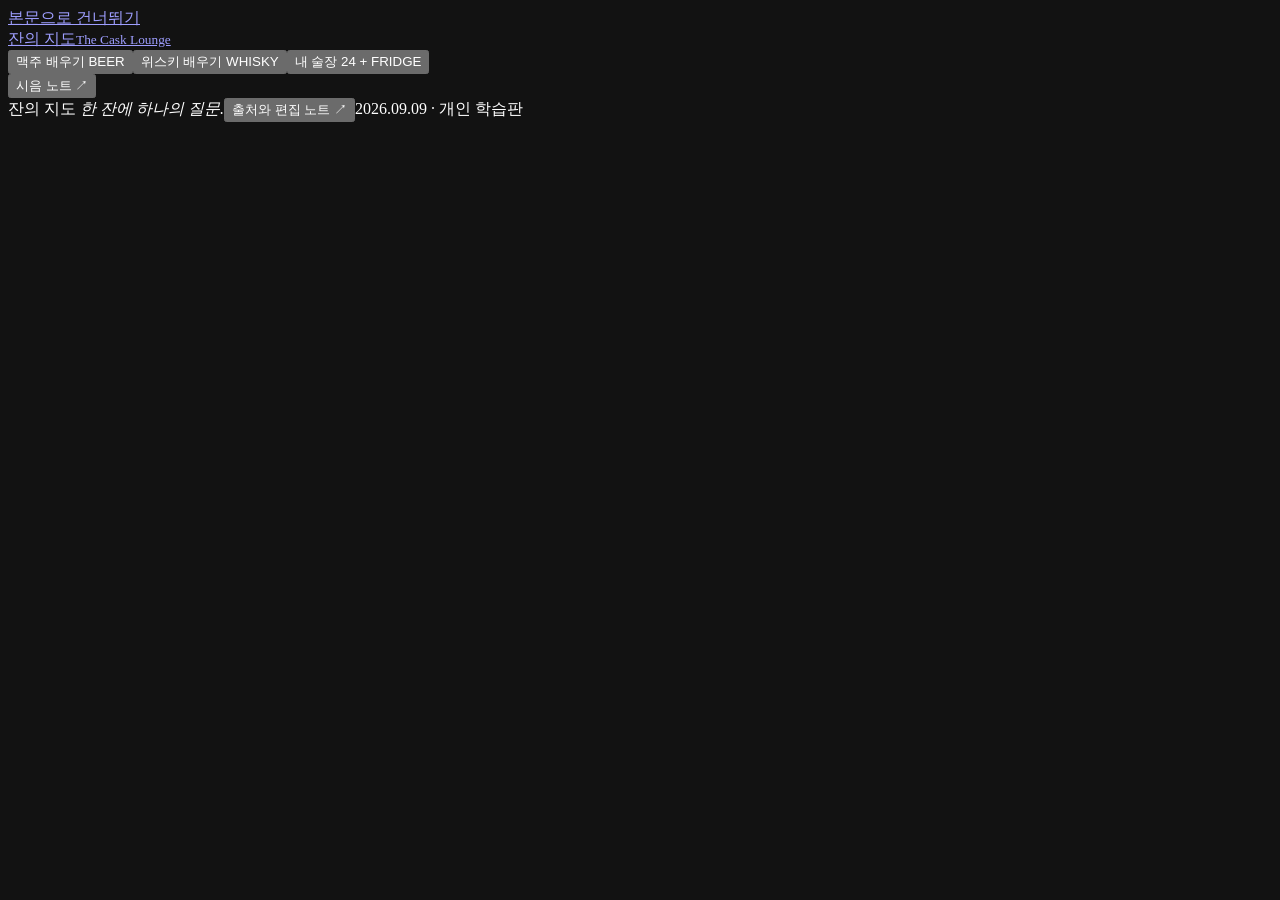
<file: source/template.html>
<!doctype html>
<html lang="ko">
<head>
<meta charset="UTF-8"><meta name="viewport" content="width=device-width,initial-scale=1,viewport-fit=cover">
<meta name="theme-color" content="#171a18"><meta name="taste-atlas-release" content="2026-09-09-mobile-2">
<meta property="og:title" content="잔의 지도 — 맥주·위스키를 배우는 공간"><meta property="og:description" content="스타일마다 다른 역사, 위스키의 계보, 그리고 600만 원으로 꾸리는 24병 술장."><meta property="og:type" content="website"><meta property="og:url" content="https://smhan-dev.github.io/taste-atlas/">
<meta name="color-scheme" content="dark"><meta name="description" content="맥주와 위스키의 역사·계보·생산자, 만드는 법, 비교 시음, 그리고 24병 술장. 캐스크 라운지 학습판.">
<title>잔의 지도 — The Cask Lounge</title>
<style>/* STYLES */</style>
</head>
<body>
<a class="skip" href="#main">본문으로 건너뛰기</a>
<header class="topbar">
 <a class="brand" href="#beer" aria-label="잔의 지도 홈"><span class="brandmark" aria-hidden="true"><i></i><i></i><i></i></span><span>잔의 지도<small>The Cask Lounge</small></span></a>
 <nav class="primary" aria-label="주 메뉴"><button data-tab="beer">맥주 배우기 <span>BEER</span></button><button data-tab="whisky">위스키 배우기 <span>WHISKY</span></button><button data-tab="cabinet">내 술장 <span>24 + FRIDGE</span></button></nav>
 <button class="quiet notes-link" data-tab="notebook">시음 노트 <span aria-hidden="true">↗</span></button>
</header>
<div class="workspace">
 <aside class="leftnav" id="leftnav" aria-label="학습 목차"></aside>
 <main id="main" tabindex="-1"></main>
 <aside class="rightbar" id="rightbar" aria-label="추천 술장"></aside>
</div>
<footer class="footer"><span>잔의 지도 <em>한 잔에 하나의 질문.</em></span><button class="textbutton" data-tab="sources">출처와 편집 노트 ↗</button><span>2026.09.09 · 개인 학습판</span></footer>
<dialog id="detail" aria-label="제품 상세와 비교"><button class="close" aria-label="닫기">×</button><div id="detail-body"></div></dialog>
<button id="back-top" class="back-top" aria-label="페이지 맨 위로" hidden>↑ <span>맨 위로</span></button>
<div id="compare-bar" class="compare-bar" hidden></div><div id="toast" role="status" aria-live="polite"></div>
<script>/* DATA */</script><script>/* APP */</script>
</body></html>
</file>
